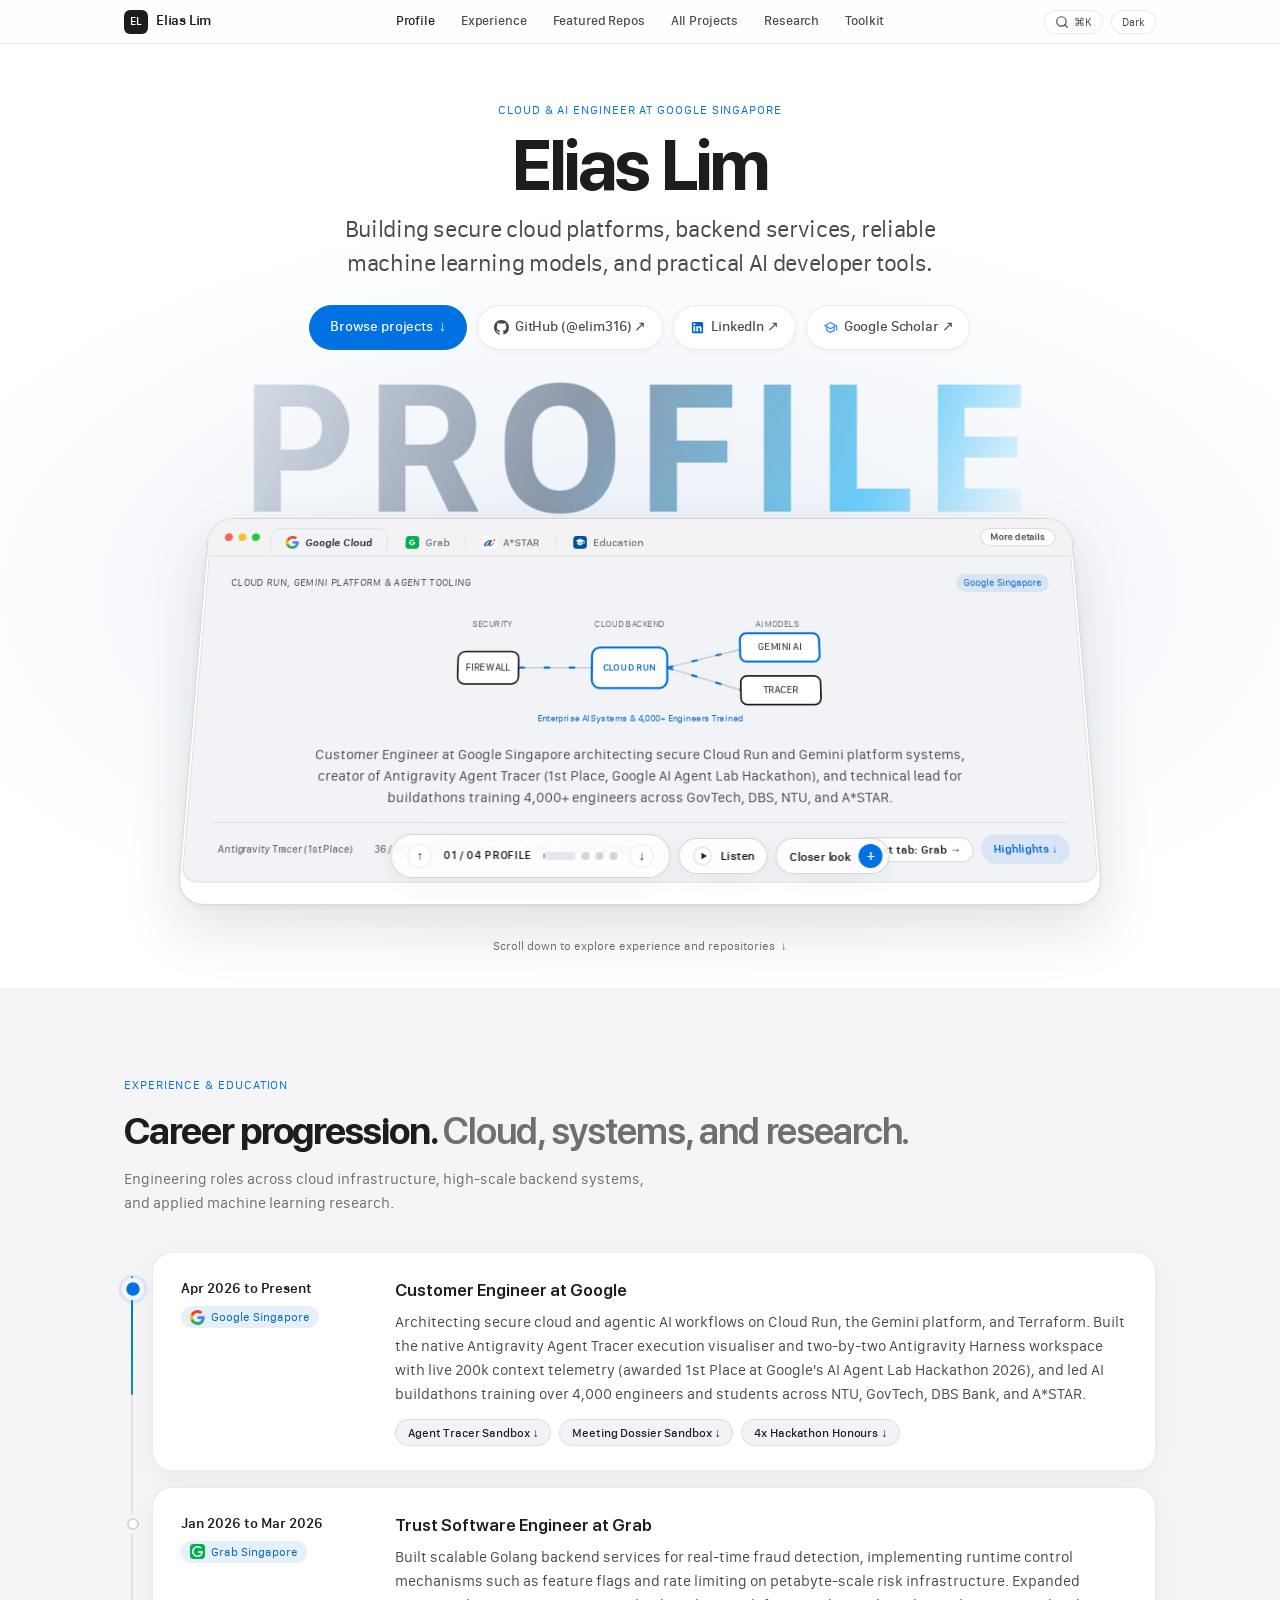
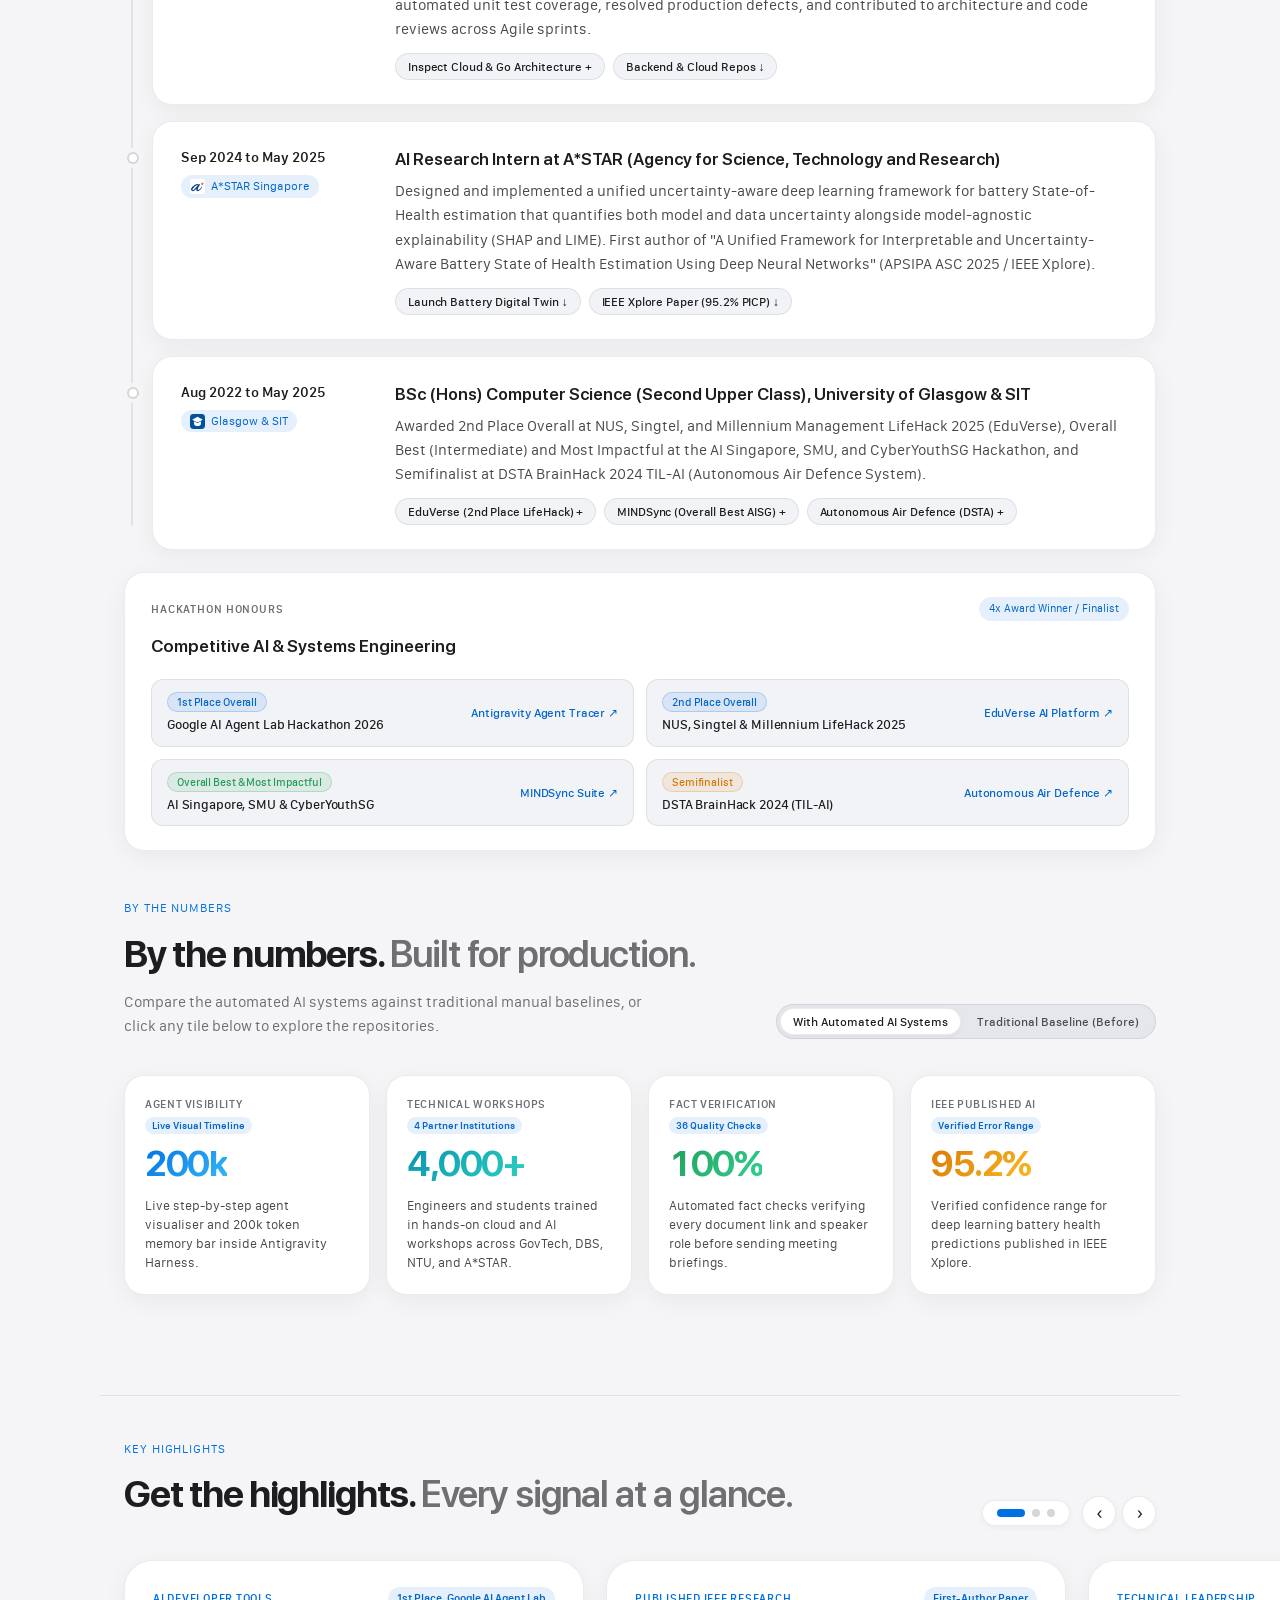
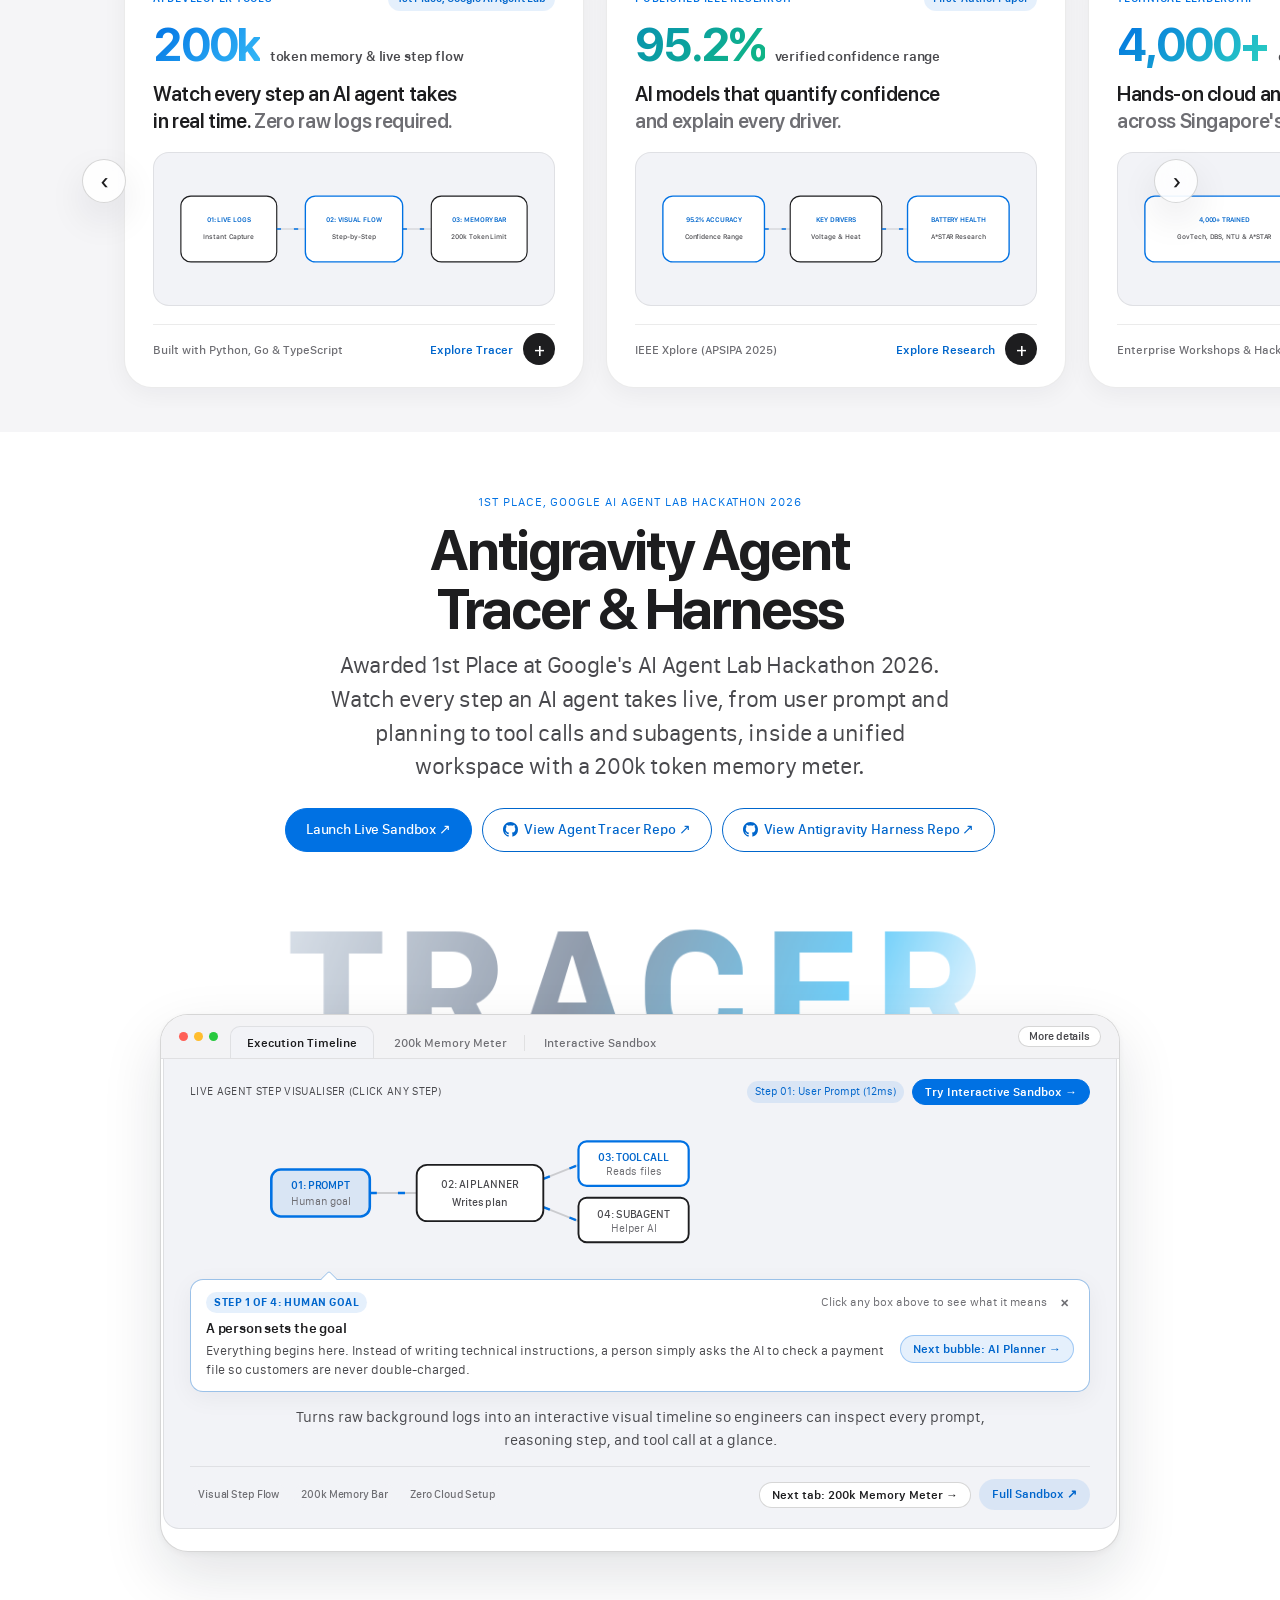
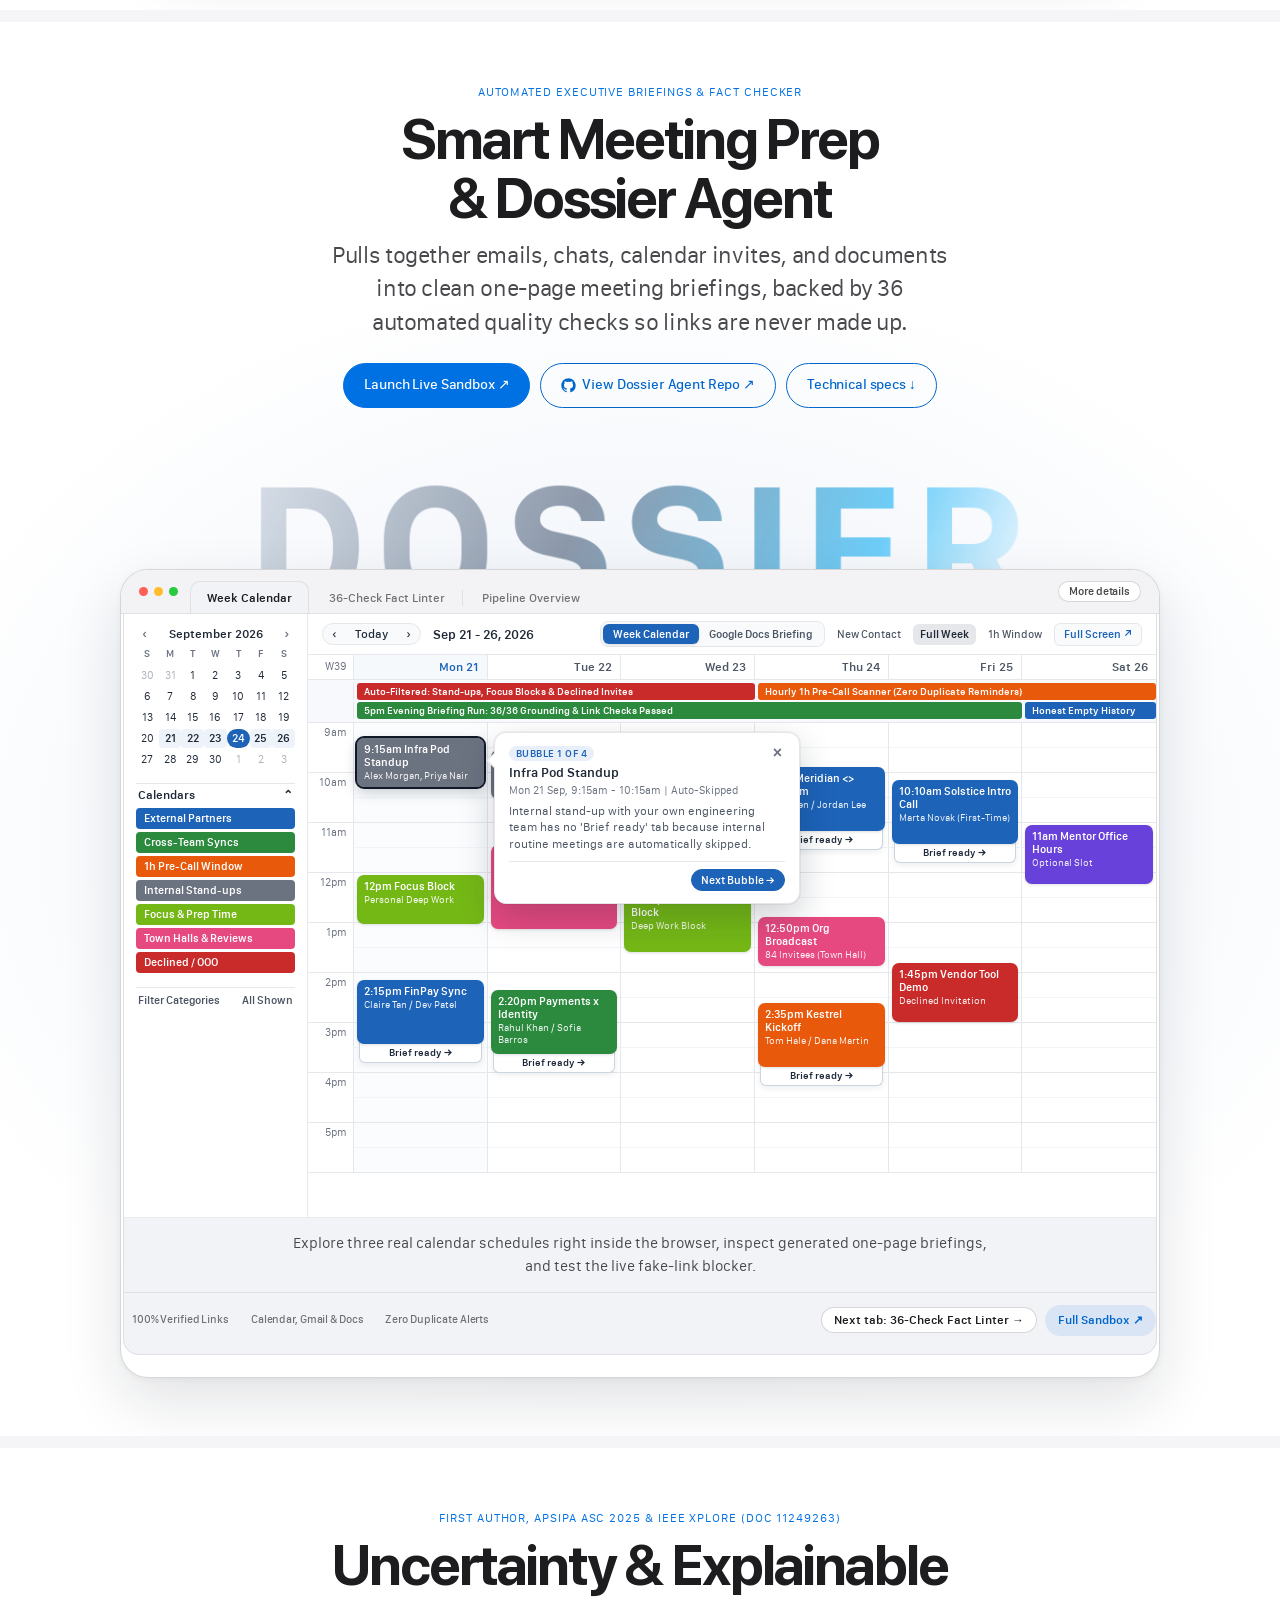
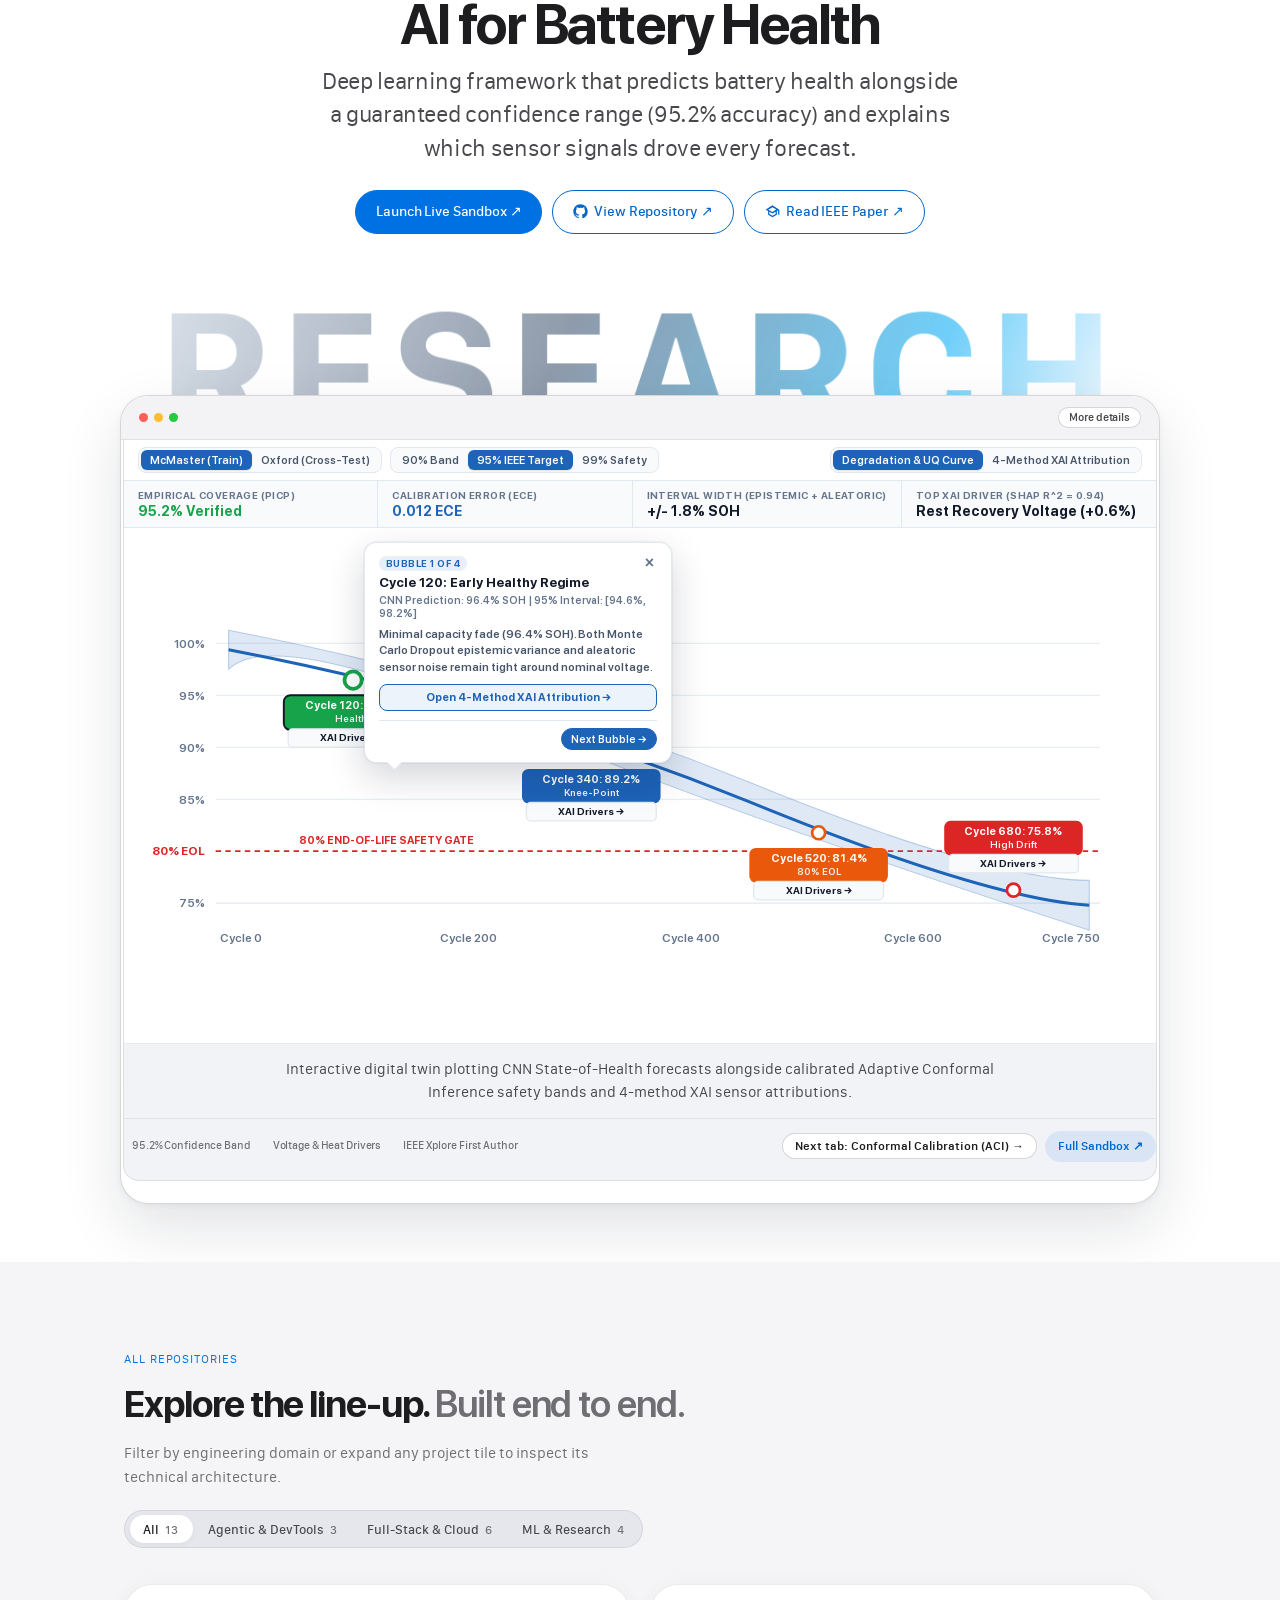
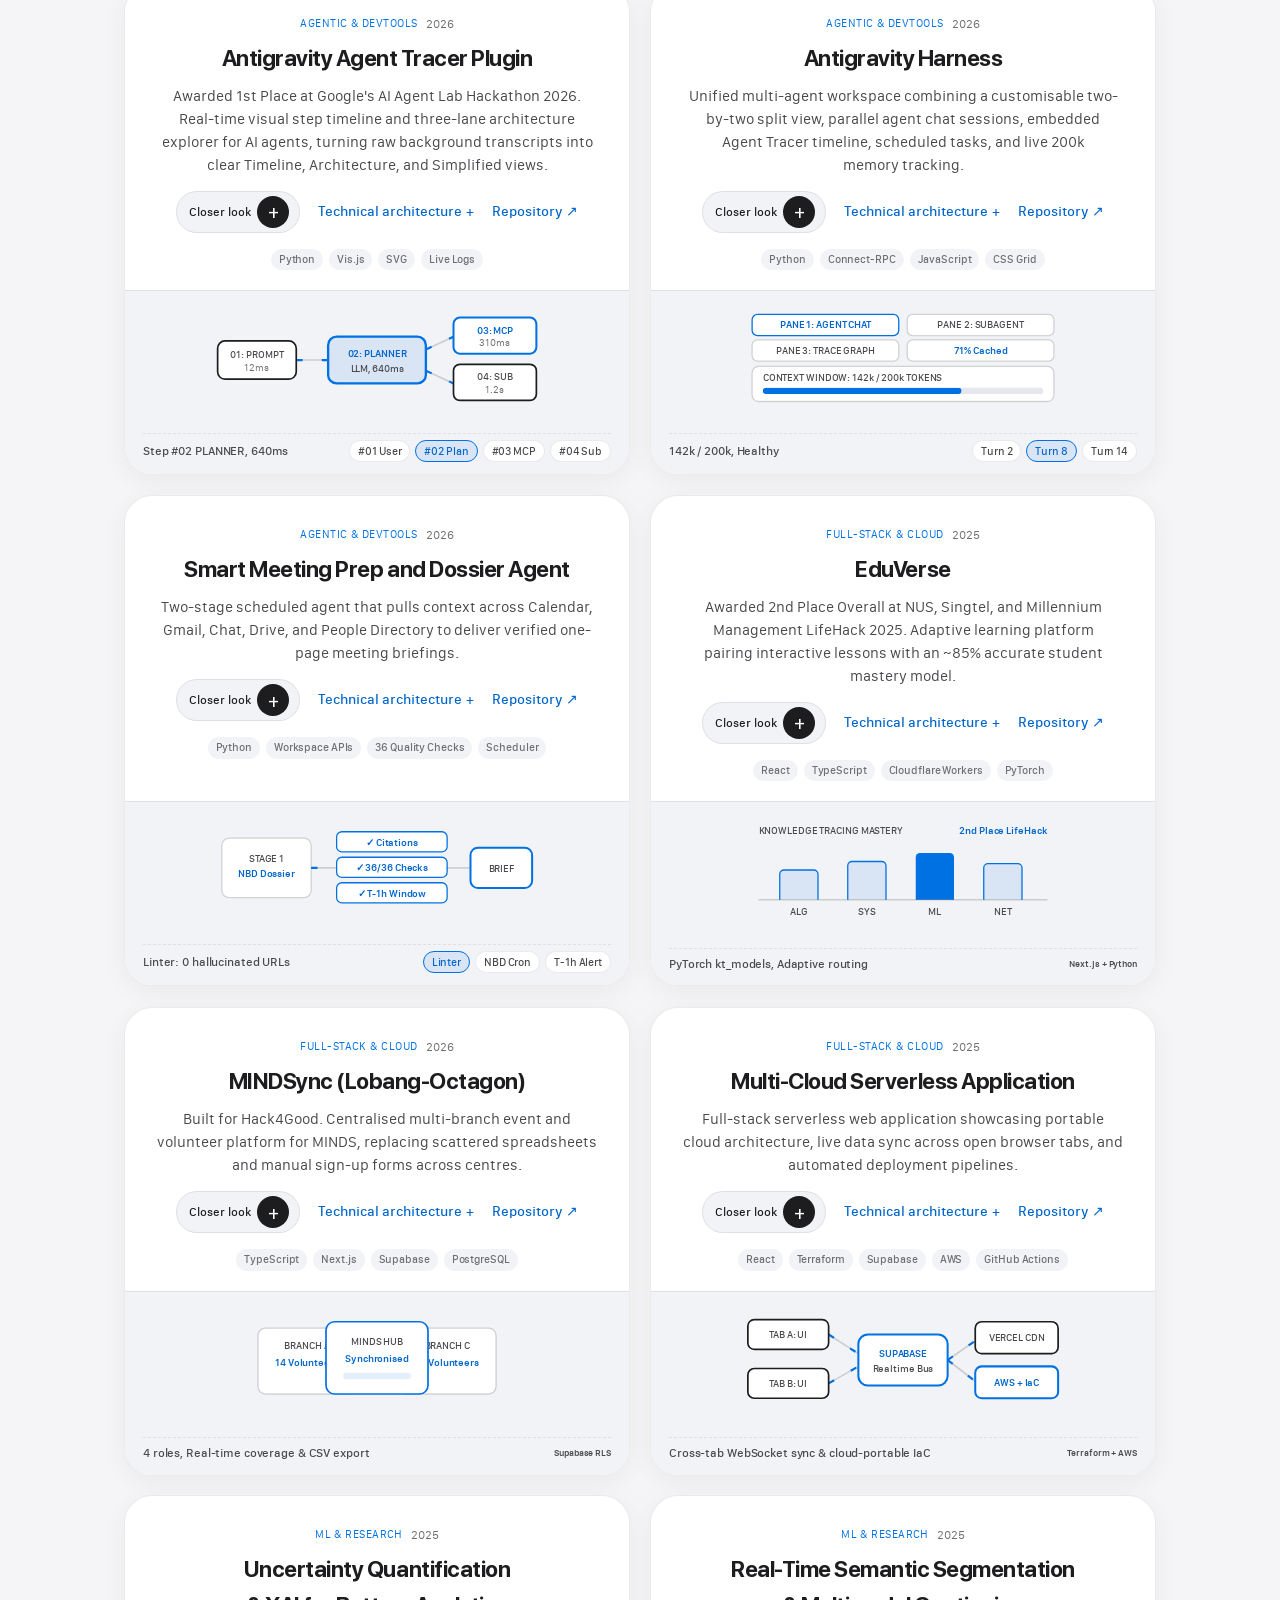
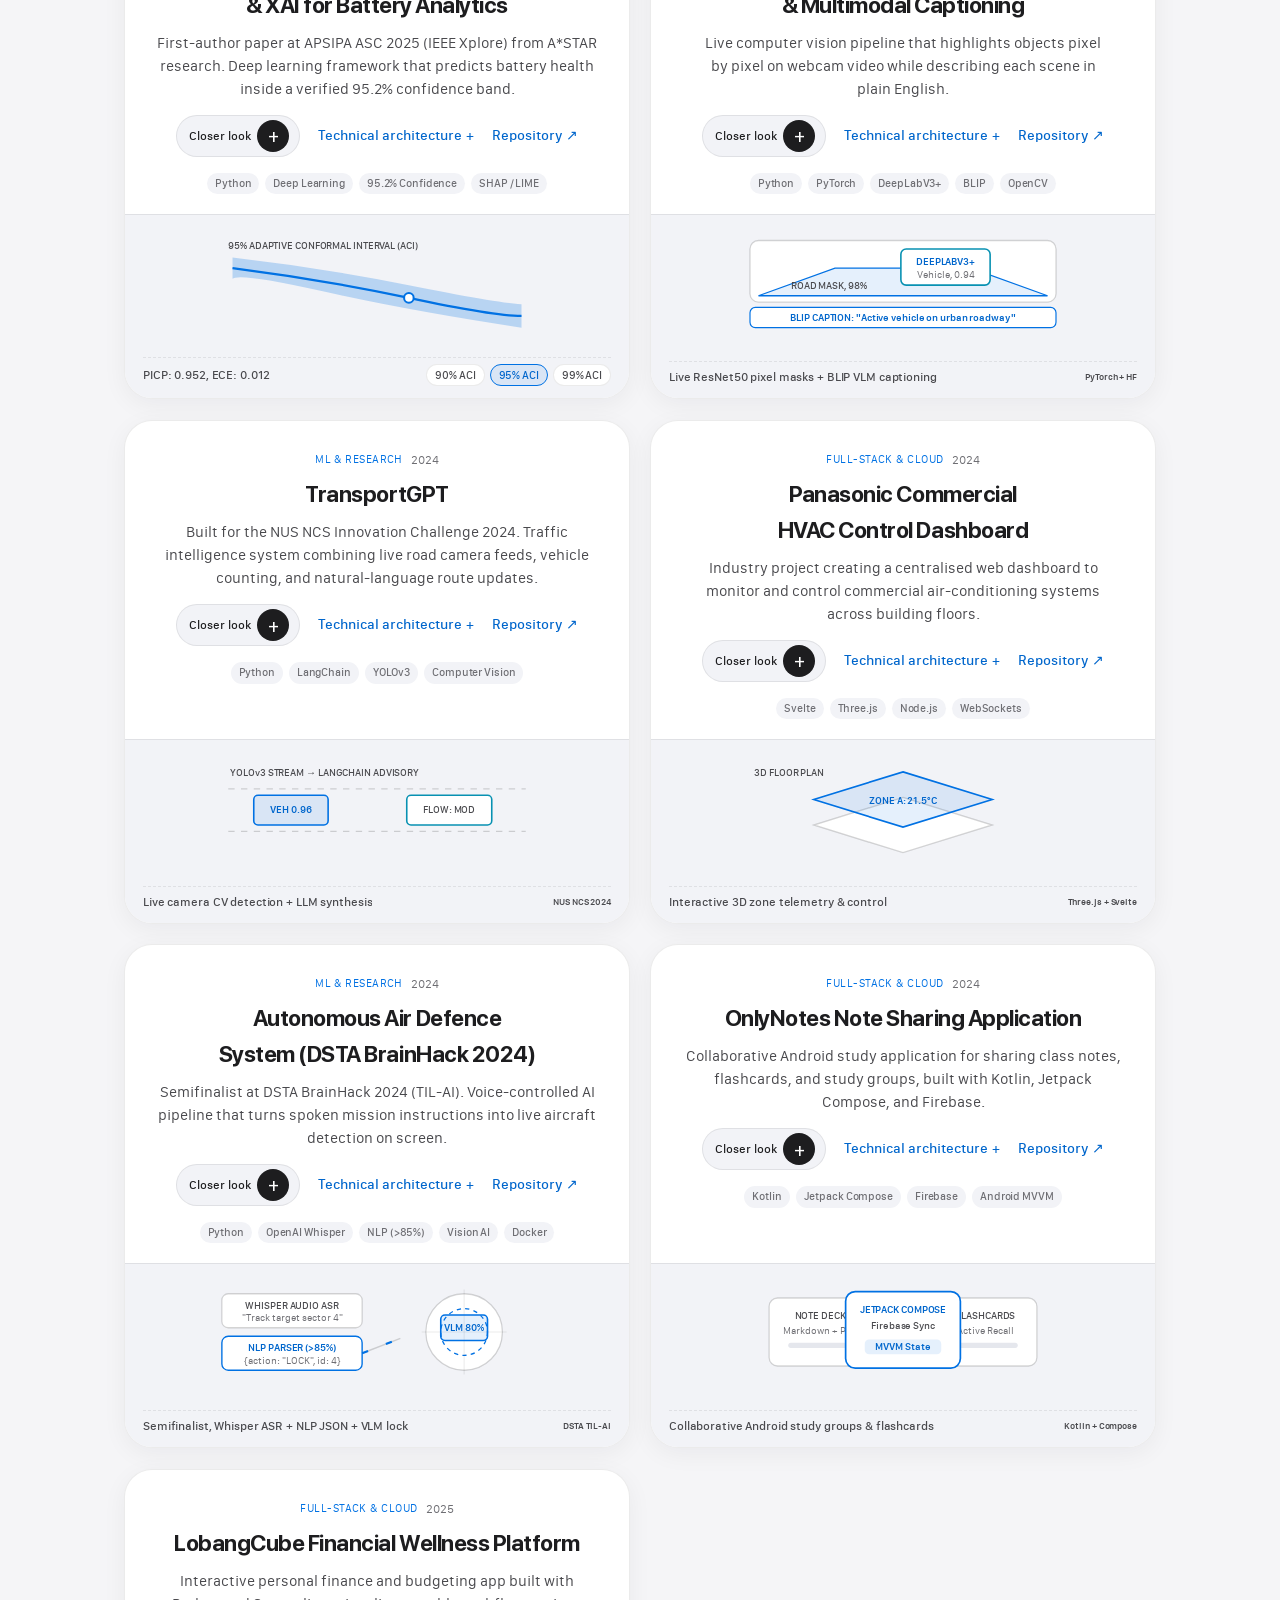
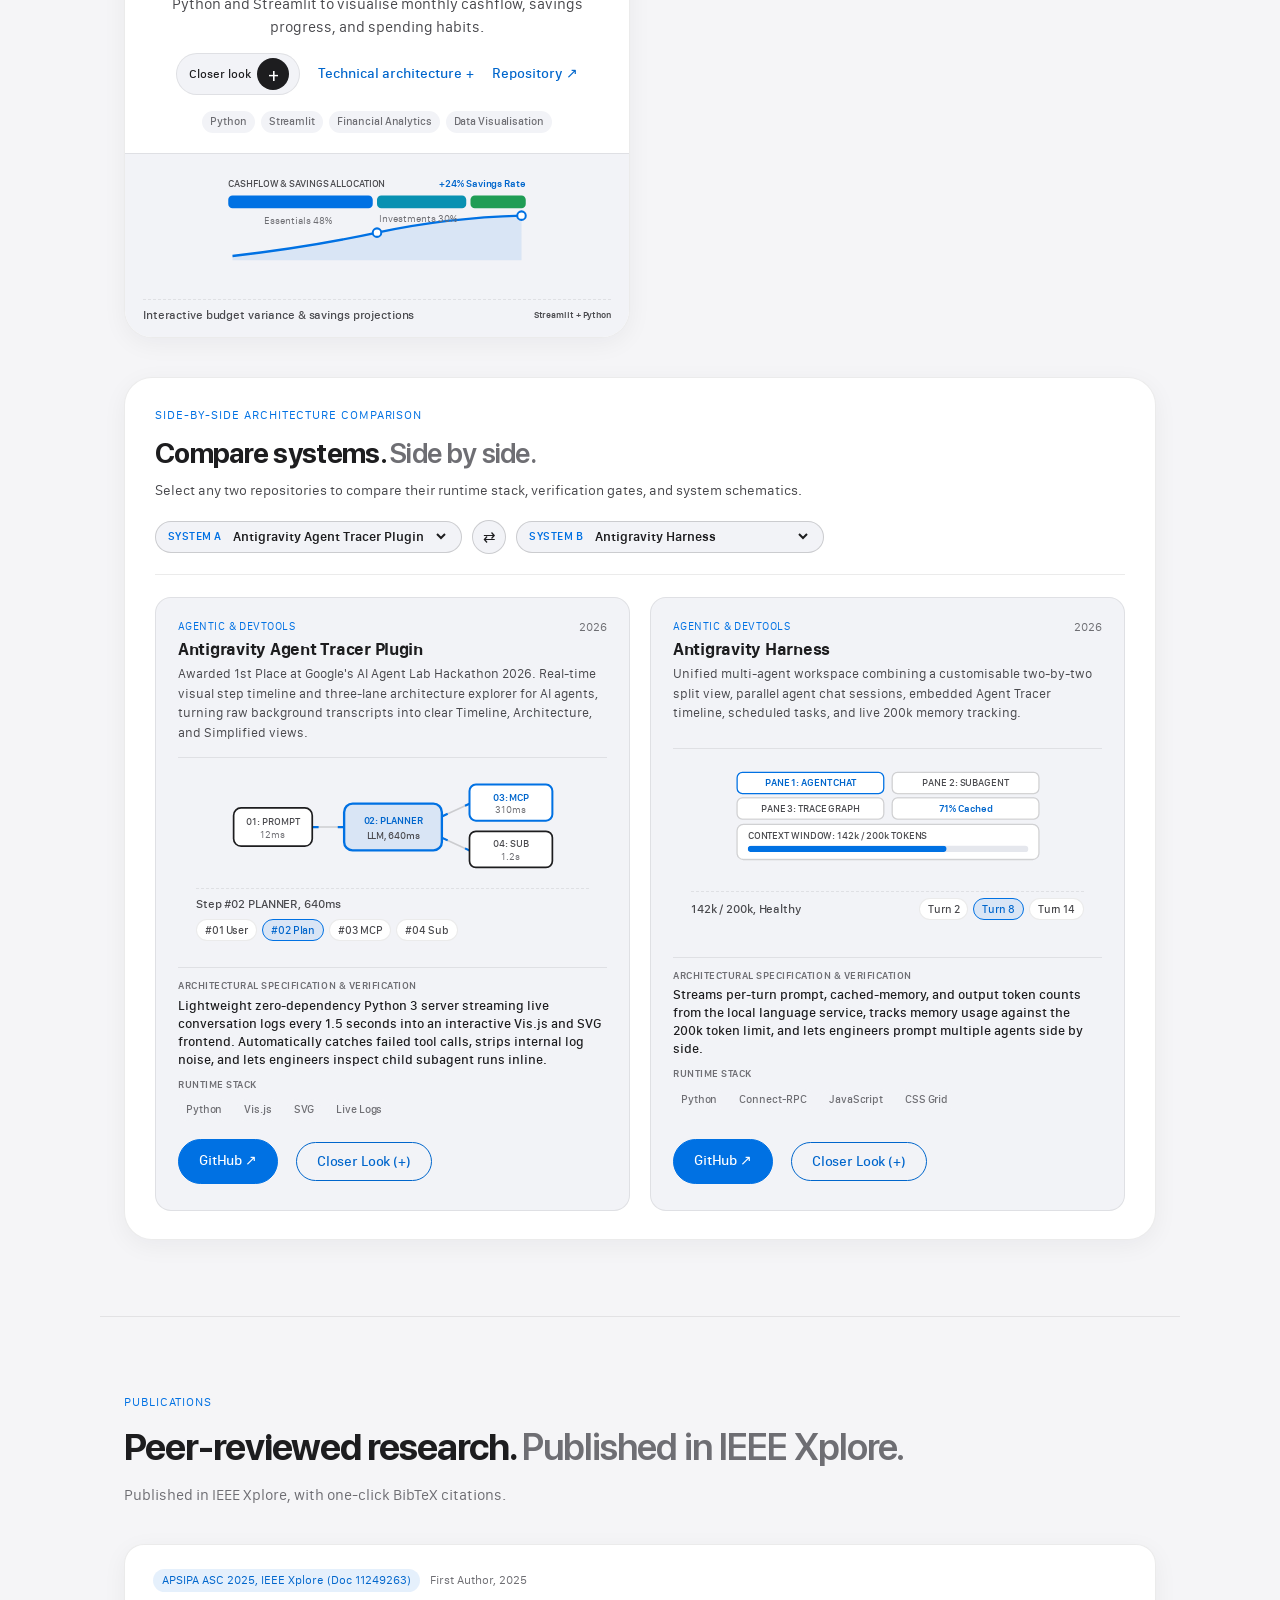
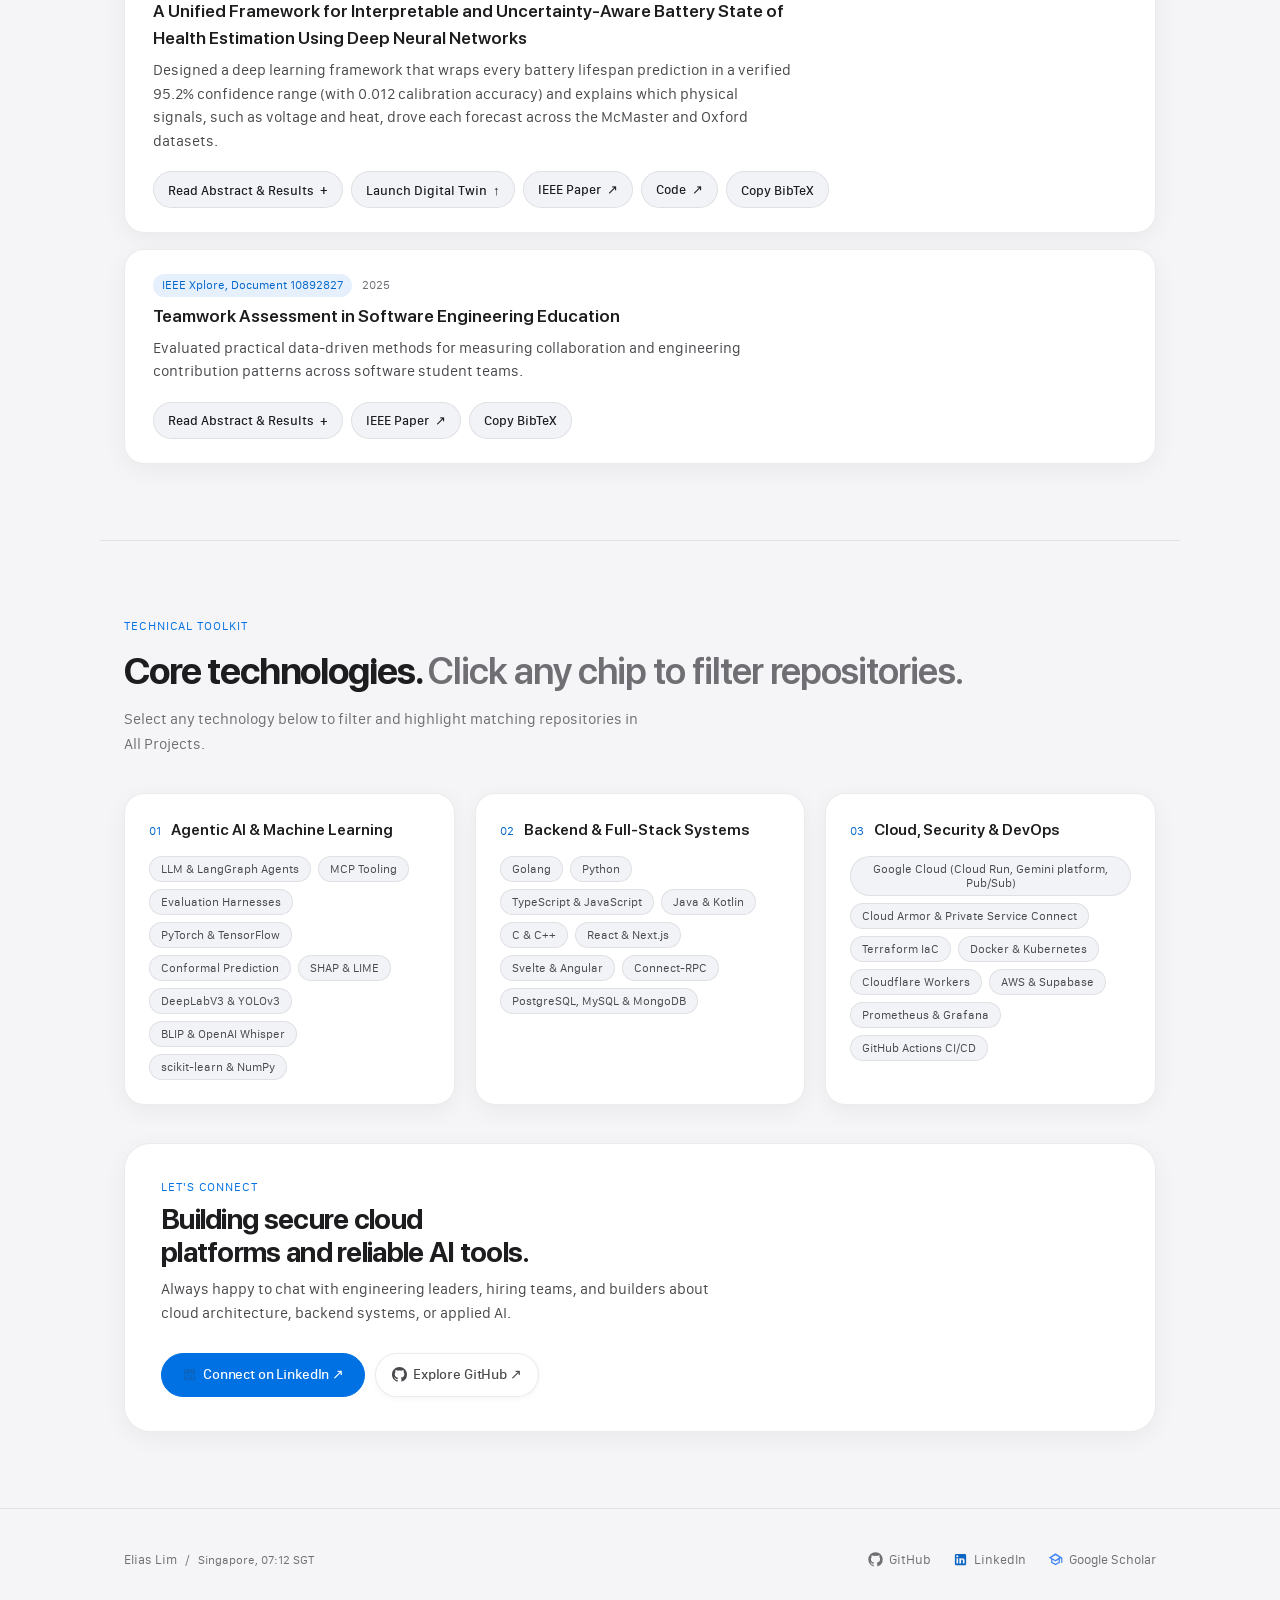
<file: index.html>
<!DOCTYPE html>
<html lang="en-GB" data-theme="light">
<head>
  <meta charset="UTF-8" />
  <meta name="viewport" content="width=device-width, initial-scale=1.0" />
  <meta
    http-equiv="Content-Security-Policy"
    content="default-src 'self'; script-src 'self'; style-src 'self' 'unsafe-inline'; font-src 'self' data:; img-src 'self' data: https://elim316.github.io; media-src 'self'; connect-src 'self' https://api.github.com; frame-src 'self'; object-src 'none'; base-uri 'self'; form-action 'none';"
  />
  <title>Elias Lim | Cloud &amp; AI Engineer</title>
  <meta
    name="description"
    content="Engineering portfolio of Elias Lim. Agentic AI systems, cloud architecture, and machine learning research."
  />
  <meta name="author" content="Elias Lim" />
  <link rel="canonical" href="https://elim316.github.io/" />

  <!-- OpenGraph / LinkedIn / Social Sharing Metadata -->
  <meta property="og:type" content="website" />
  <meta property="og:site_name" content="Elias Lim" />
  <meta property="og:title" content="Elias Lim | Cloud &amp; AI Engineer" />
  <meta
    property="og:description"
    content="Engineering portfolio of Elias Lim. Agentic AI systems, cloud architecture, and machine learning research."
  />
  <meta property="og:url" content="https://elim316.github.io/" />
  <meta property="og:locale" content="en_GB" />
  <meta property="og:image" content="https://elim316.github.io/og-image.png?v=20261023-62" />
  <meta property="og:image:width" content="1200" />
  <meta property="og:image:height" content="630" />

  <!-- Twitter / X Card Metadata -->
  <meta name="twitter:card" content="summary_large_image" />
  <meta name="twitter:title" content="Elias Lim | Cloud &amp; AI Engineer" />
  <meta
    name="twitter:description"
    content="Engineering portfolio of Elias Lim. Agentic AI systems, cloud architecture, and machine learning research."
  />
  <meta name="twitter:image" content="https://elim316.github.io/og-image.png?v=20261023-62" />

  <!-- JSON-LD Structured Data (no email address) -->
  <script type="application/ld+json">
  {
    "@context": "https://schema.org",
    "@type": "Person",
    "name": "Elias Lim",
    "url": "https://elim316.github.io/",
    "jobTitle": "Software, Cloud & Machine Learning Engineer",
    "sameAs": [
      "https://github.com/elim316",
      "https://linkedin.com/in/eliaslim",
      "https://scholar.google.com/citations?user=f2hfYeoAAAAJ"
    ],
    "knowsAbout": [
      "Agentic AI",
      "Software Engineering",
      "Machine Learning",
      "Conformal Prediction",
      "Explainable AI",
      "Cloud Architecture",
      "Full-Stack Development"
    ]
  }
  </script>

  <link rel="icon" type="image/svg+xml" href="favicon.svg?v=20261109a" />
  <link rel="preload" href="fonts/SFProDisplay-Semibold.woff2" as="font" type="font/woff2" crossorigin />
  <link rel="preload" href="fonts/SFProText-Regular.woff2" as="font" type="font/woff2" crossorigin />
  <link rel="stylesheet" href="styles.css?v=20261109a" />
</head>
<body>
  <!-- Frosted Global Navigation Bar -->
  <header class="global-nav" id="site-header">
    <div class="nav-content">
      <a href="#top" class="nav-brand" id="nav-brand" aria-label="Elias Lim Home">
        <span class="nav-monogram">EL</span>
        <span class="nav-brand-text">Elias Lim</span>
      </a>

      <nav class="nav-links" id="nav-dock" aria-label="Primary Navigation">
        <a href="#top" class="nav-link active" data-section="top" id="nav-overview">Profile</a>
        <a href="#journey" class="nav-link" data-section="journey" id="nav-journey">Experience</a>
        <a href="#featured" class="nav-link" data-section="featured" id="nav-featured">Featured Repos</a>
        <a href="#projects" class="nav-link" data-section="projects" id="nav-projects">All Projects</a>
        <a href="#publications" class="nav-link" data-section="publications" id="nav-publications">Research</a>
        <a href="#stack" class="nav-link" data-section="stack" id="nav-stack">Toolkit</a>
      </nav>

      <div class="nav-actions">
        <button
          type="button"
          class="nav-icon-btn"
          id="cmd-palette-trigger"
          aria-label="Search repositories and actions (Command+K)"
        >
          <svg width="14" height="14" viewBox="0 0 24 24" fill="none" stroke="currentColor" stroke-width="2" stroke-linecap="round" stroke-linejoin="round" aria-hidden="true">
            <circle cx="11" cy="11" r="8"></circle>
            <line x1="21" y1="21" x2="16.65" y2="16.65"></line>
          </svg>
          <span class="nav-action-label">&#8984;K</span>
        </button>

        <button
          type="button"
          class="nav-icon-btn"
          id="theme-toggle-btn"
          aria-label="Toggle colour theme"
        >
          <span id="theme-toggle-label">Dark</span>
        </button>
      </div>
    </div>
  </header>

  <main id="top">
    <!-- ======================================================================
         1. Initial Landing Hero Stage (#about - PROFILE First)
            (Light Mode, Scroll-Animated Career & Education Browser Window)
         ====================================================================== -->
    <section class="hero-stage" id="about" data-section-target="top">
      <div class="hero-copy">
        <span class="hero-eyebrow reveal-hero" style="--d: 20ms">
          CLOUD &amp; AI ENGINEER AT GOOGLE SINGAPORE
        </span>
        <h1 class="hero-headline reveal-hero" style="--d: 80ms">Elias Lim</h1>
        <p class="hero-subhead reveal-hero" style="--d: 140ms">
          Building secure cloud platforms, backend services, reliable machine learning models, and practical AI developer tools.
        </p>

        <div class="cta-pill-group reveal-hero" style="--d: 200ms">
          <a href="#featured" class="apple-pill solid" id="hero-browse-btn">
            <span>Browse projects</span>
            <span aria-hidden="true">&#8595;</span>
          </a>
          <a
            href="https://github.com/elim316"
            target="_blank"
            rel="noopener noreferrer"
            class="apple-pill subtle"
            id="hero-github-link"
          >
            <svg class="brand-icon" viewBox="0 0 16 16" fill="currentColor" aria-hidden="true">
              <path d="M8 0C3.58 0 0 3.58 0 8c0 3.54 2.29 6.53 5.47 7.59.4.07.55-.17.55-.38 0-.19-.01-.82-.01-1.49-2.01.37-2.53-.49-2.69-.94-.09-.23-.48-.94-.82-1.13-.28-.15-.68-.52-.01-.53.63-.01 1.08.58 1.23.82.72 1.21 1.87.87 2.33.66.07-.52.28-.87.51-1.07-1.78-.2-3.64-.89-3.64-3.95 0-.87.31-1.59.82-2.15-.08-.2-.36-1.02.08-2.12 0 0 .67-.21 2.2.82.64-.18 1.32-.27 2-.27.68 0 1.36.09 2 .27 1.53-1.04 2.2-.82 2.2-.82.44 1.1.16 1.92.08 2.12.51.56.82 1.27.82 2.15 0 3.07-1.87 3.75-3.65 3.95.29.25.54.73.54 1.48 0 1.07-.01 1.93-.01 2.2 0 .21.15.46.55.38A8.013 8.013 0 0016 8c0-4.42-3.58-8-8-8z"></path>
            </svg>
            <span>GitHub (@elim316) &#8599;</span>
          </a>
          <a
            href="https://linkedin.com/in/eliaslim"
            target="_blank"
            rel="noopener noreferrer"
            class="apple-pill subtle"
            id="hero-linkedin-link"
          >
            <svg class="brand-icon icon-linkedin" viewBox="0 0 24 24" fill="currentColor" aria-hidden="true">
              <path d="M19 3a2 2 0 0 1 2 2v14a2 2 0 0 1-2 2H5a2 2 0 0 1-2-2V5a2 2 0 0 1 2-2h14m-.5 15.5v-5.3a3.26 3.26 0 0 0-3.26-3.26c-.85 0-1.84.52-2.28 1.3v-1.11h-2.79v8.37h2.79v-4.93c0-.77.62-1.4 1.39-1.4a1.4 1.4 0 0 1 1.4 1.4v4.93h2.75M6.88 8.56a1.68 1.68 0 0 0 1.68-1.68c0-.93-.75-1.69-1.68-1.69a1.69 1.69 0 0 0-1.69 1.69c0 .93.76 1.68 1.69 1.68m1.39 9.94v-8.37H5.5v8.37h2.77z"></path>
            </svg>
            <span>LinkedIn &#8599;</span>
          </a>
          <a
            href="https://scholar.google.com/citations?user=f2hfYeoAAAAJ"
            target="_blank"
            rel="noopener noreferrer"
            class="apple-pill subtle"
            id="hero-scholar-link"
          >
            <svg class="brand-icon icon-scholar" viewBox="0 0 24 24" fill="currentColor" aria-hidden="true">
              <path d="M12 3L1 9l4 2.18v6L12 21l7-3.82v-6l2-1.09V17h2V9L12 3zm6.82 6L12 12.72 5.18 9 12 5.28 18.82 9zM17 15.99l-5 2.73-5-2.73v-3.72L12 15l5-2.73v3.72z"></path>
            </svg>
            <span>Google Scholar &#8599;</span>
          </a>
        </div>
      </div>

      <!-- Sculpted Metallic Backdrop Typography + Unified macOS Browser Window Stage -->
      <div class="hero-visual-stage reveal-hero" style="--d: 280ms">
        <div class="metallic-wordmark" id="hero-wordmark" aria-hidden="true">
          PROFILE
        </div>

        <div class="hardware-deck" id="about-hardware-deck">
          <div class="hardware-bezel browser-window-bezel">
            <div class="bezel-top-bar browser-top-bar">
              <div class="bezel-dots" aria-hidden="true">
                <span></span><span></span><span></span>
              </div>

              <div class="browser-tab-strip" id="about-chapter-tabs" role="tablist" aria-label="Interactive career and education tabs">
                <button type="button" class="browser-tab active" data-about-tab="google" role="tab" aria-selected="true">
                  <svg class="brand-icon" viewBox="0 0 24 24" aria-hidden="true">
                    <path fill="#4285F4" d="M23.49 12.27c0-.79-.07-1.54-.19-2.27H12v4.51h6.47c-.29 1.48-1.14 2.73-2.4 3.58v3h3.86c2.26-2.09 3.56-5.17 3.56-8.82z"/>
                    <path fill="#34A853" d="M12 24c3.24 0 5.95-1.08 7.93-2.91l-3.86-3c-1.08.72-2.45 1.16-4.07 1.16-3.13 0-5.78-2.11-6.73-4.96H1.29v3.09C3.26 21.3 7.31 24 12 24z"/>
                    <path fill="#FBBC05" d="M5.27 14.29c-.25-.72-.38-1.49-.38-2.29s.14-1.57.38-2.29V6.62H1.29C.47 8.24 0 10.06 0 12s.47 3.76 1.29 5.38l3.98-3.09z"/>
                    <path fill="#EA4335" d="M12 4.75c1.77 0 3.35.61 4.6 1.8l3.42-3.42C17.95 1.19 15.24 0 12 0 7.31 0 3.26 2.7 1.29 6.62l3.98 3.09c.95-2.85 3.6-4.96 6.73-4.96z"/>
                  </svg>
                  <span>Google Cloud</span>
                </button>
                <button type="button" class="browser-tab" data-about-tab="grab" role="tab" aria-selected="false">
                  <svg class="brand-icon" viewBox="0 0 24 24" aria-hidden="true">
                    <rect width="24" height="24" rx="6" fill="#00B14F"/>
                    <path d="M16.5 11.2h-4.3v2.1h2.2c-.3 1.2-1.3 2-2.6 2-1.7 0-3-1.3-3-3.1s1.3-3.1 3-3.1c.9 0 1.7.4 2.2 1l1.6-1.5C14.6 7.6 13.3 7 11.8 7 8.9 7 6.5 9.3 6.5 12.2s2.4 5.2 5.3 5.2c3 0 5-2.1 5-5 0-.4 0-.8-.3-1.2z" fill="#ffffff"/>
                  </svg>
                  <span>Grab</span>
                </button>
                <button type="button" class="browser-tab" data-about-tab="astar" role="tab" aria-selected="false">
                  <img class="brand-icon brand-icon-img" src="astar-logo.png" alt="" aria-hidden="true" />
                  <span>A*STAR</span>
                </button>
                <button type="button" class="browser-tab" data-about-tab="beyond" role="tab" aria-selected="false">
                  <svg class="brand-icon" viewBox="0 0 24 24" aria-hidden="true">
                    <rect width="24" height="24" rx="6" fill="#00539B"/>
                    <path d="M12 5L4 9l8 4 6.5-3.25V14.5h1.5V9L12 5zm-5 6.75v3.5L12 18l5-2.75v-3.5L12 14.5l-5-2.75z" fill="#ffffff"/>
                  </svg>
                  <span>Education</span>
                </button>
              </div>
            </div>

            <div class="browser-single-pane">
              <!-- [JUMPGATE HIDDEN: UNCOMMENT THIS BLOCK TO RE-ENABLE JUMPGATE]
              <div class="pane-header">
                <span class="pane-label" id="about-pane-label">JUMPGATE DUAL-VPC LANDING ZONE &amp; 14-STEP AGENT VENDING MACHINE</span>
                <span class="pane-badge" id="about-pane-badge">&lt; 3 min, 32/32 IM8, $1.96M ARR</span>
              </div>
              -->
              <div class="pane-header">
                <span class="pane-label" id="about-pane-label">CLOUD RUN, GEMINI PLATFORM &amp; AGENT TOOLING</span>
                <span class="pane-badge" id="about-pane-badge">Google Singapore</span>
              </div>

              <!-- Dynamic Animated SVG Stage (Switched by JS) -->
              <div class="about-svg-stage" id="about-svg-stage">
                <!-- Chapter 01: Google Cloud & AI (Default Visible) -->
                <svg class="hero-deck-svg about-scene is-active" data-about-scene="google" viewBox="0 0 380 120" aria-hidden="true">
                  <text x="48" y="18" text-anchor="middle" class="deck-svg-label">SECURITY</text>
                  <text x="180" y="18" text-anchor="middle" class="deck-svg-label">CLOUD BACKEND</text>
                  <text x="322" y="18" text-anchor="middle" class="deck-svg-label">AI MODELS</text>
                  <path class="trace-edge" d="M 74 58 L 144 58" />
                  <path class="trace-edge" d="M 216 58 L 286 40" />
                  <path class="trace-edge" d="M 216 58 L 286 80" />
                  <path class="trace-packet hero-stream" d="M 74 58 L 144 58" />
                  <path class="trace-packet hero-stream" d="M 216 58 L 286 40" />
                  <path class="trace-packet hero-stream" d="M 216 58 L 286 80" />
                  <rect class="deck-node" x="16" y="42" width="58" height="32" rx="7" />
                  <text x="45" y="61" text-anchor="middle" class="visual-label">FIREWALL</text>
                  <rect class="deck-node active-ring" x="144" y="38" width="72" height="40" rx="8" />
                  <text x="180" y="61" text-anchor="middle" class="visual-badge">CLOUD RUN</text>
                  <rect class="deck-node active-ring" x="286" y="24" width="76" height="28" rx="6" />
                  <text x="324" y="41" text-anchor="middle" class="visual-label">GEMINI AI</text>
                  <rect class="deck-node" x="286" y="66" width="76" height="28" rx="6" />
                  <text x="324" y="83" text-anchor="middle" class="visual-label">TRACER</text>
                  <text x="190" y="110" text-anchor="middle" class="deck-svg-sub">Enterprise AI Systems &amp; 4,000+ Engineers Trained</text>
                </svg>

                <!-- Chapter 02: Grab -->
                <svg class="hero-deck-svg about-scene" data-about-scene="grab" viewBox="0 0 380 120" aria-hidden="true">
                  <text x="44" y="18" text-anchor="middle" class="deck-svg-label">TRAFFIC</text>
                  <text x="182" y="18" text-anchor="middle" class="deck-svg-label">SAFETY CONTROLS</text>
                  <text x="322" y="18" text-anchor="middle" class="deck-svg-label">FRAUD CHECK</text>
                  <path class="trace-edge" d="M 64 58 L 138 58" />
                  <path class="trace-edge" d="M 226 58 L 284 58" />
                  <path class="trace-packet hero-stream" d="M 64 58 L 138 58" />
                  <path class="trace-packet hero-stream" d="M 226 58 L 284 58" />
                  <circle class="deck-node" cx="44" cy="58" r="16" />
                  <text x="44" y="61" text-anchor="middle" class="visual-label">APP</text>
                  <rect class="deck-node active-ring" x="138" y="36" width="88" height="44" rx="8" />
                  <text x="182" y="55" text-anchor="middle" class="visual-badge">GO SERVICE</text>
                  <text x="182" y="69" text-anchor="middle" class="visual-label">RATE LIMIT</text>
                  <rect class="deck-node active-ring" x="284" y="36" width="76" height="44" rx="8" />
                  <text x="322" y="55" text-anchor="middle" class="visual-label">RISK ENGINE</text>
                  <text x="322" y="69" text-anchor="middle" class="visual-badge">Real-Time</text>
                  <text x="190" y="110" text-anchor="middle" class="deck-svg-sub">High-speed fraud protection services in Go at Grab</text>
                </svg>

                <!-- Chapter 03: A*STAR AI Research -->
                <svg class="hero-deck-svg about-scene" data-about-scene="astar" viewBox="0 0 380 120" aria-hidden="true">
                  <path class="trace-edge" d="M 104 34 L 138 34" />
                  <path class="trace-edge" d="M 242 34 L 276 34" />
                  <path class="trace-packet hero-stream" d="M 104 34 L 138 34" />
                  <path class="trace-packet hero-stream" d="M 242 34 L 276 34" />
                  <rect class="deck-node" x="16" y="16" width="88" height="36" rx="7" />
                  <text x="60" y="31" text-anchor="middle" class="visual-label">01: SENSORS</text>
                  <text x="60" y="43" text-anchor="middle" class="deck-svg-label">Battery Data</text>
                  <rect class="deck-node active-ring" x="138" y="14" width="104" height="40" rx="8" />
                  <text x="190" y="31" text-anchor="middle" class="visual-badge">02: AI RANGE</text>
                  <text x="190" y="44" text-anchor="middle" class="visual-label">95.2% Accurate</text>
                  <rect class="deck-node active-ring" x="276" y="16" width="88" height="36" rx="7" />
                  <text x="320" y="31" text-anchor="middle" class="visual-badge">03: REASONS</text>
                  <text x="320" y="43" text-anchor="middle" class="deck-svg-label">Voltage &amp; Heat</text>
                  <path
                    class="ci-band"
                    d="M 24 62 Q 130 68, 225 78 T 356 88 L 356 100 Q 225 90, 130 80 T 24 74 Z"
                    fill="var(--accent)"
                  />
                  <path
                    d="M 24 68 Q 130 74, 225 84 T 356 94"
                    fill="none"
                    stroke="var(--accent)"
                    stroke-width="2.2"
                  />
                  <path
                    class="trace-packet hero-stream"
                    d="M 24 68 Q 130 74, 225 84 T 356 94"
                  />
                  <circle class="deck-node active-ring" cx="130" cy="74" r="4.5" />
                  <circle class="deck-node active-ring" cx="225" cy="84" r="4.5" />
                  <text x="190" y="113" text-anchor="middle" class="deck-svg-sub">First-author IEEE research predicting battery lifespan with confidence bounds</text>
                </svg>

                <!-- Chapter 04: Education -->
                <svg class="hero-deck-svg about-scene" data-about-scene="beyond" viewBox="0 0 380 120" aria-hidden="true">
                  <path class="trace-edge" d="M 124 53 L 134 53" />
                  <path class="trace-edge" d="M 246 53 L 256 53" />
                  <path class="trace-packet hero-stream" d="M 124 53 L 134 53" />
                  <path class="trace-packet hero-stream" d="M 246 53 L 256 53" />
                  <rect class="deck-node active-ring" x="12" y="16" width="112" height="74" rx="8" />
                  <text x="68" y="34" text-anchor="middle" class="visual-badge">GLASGOW &amp; SIT</text>
                  <text x="68" y="51" text-anchor="middle" class="visual-label">BSc (Hons) CS</text>
                  <text x="68" y="66" text-anchor="middle" class="visual-label">Second Upper</text>
                  <text x="68" y="80" text-anchor="middle" class="deck-svg-label">2022 to 2025</text>

                  <rect class="deck-node active-ring" x="134" y="16" width="112" height="74" rx="8" />
                  <text x="190" y="34" text-anchor="middle" class="visual-badge">4X HACKATHONS</text>
                  <text x="190" y="51" text-anchor="middle" class="visual-label">Google Agent Lab</text>
                  <text x="190" y="66" text-anchor="middle" class="visual-label">NUS LifeHack</text>
                  <text x="190" y="80" text-anchor="middle" class="deck-svg-label">AISG &amp; DSTA</text>

                  <rect class="deck-node active-ring" x="256" y="16" width="112" height="74" rx="8" />
                  <text x="312" y="34" text-anchor="middle" class="visual-badge">OUTSIDE CODE</text>
                  <text x="312" y="51" text-anchor="middle" class="visual-label">Basketball</text>
                  <text x="312" y="66" text-anchor="middle" class="visual-label">Pickleball</text>
                  <text x="312" y="80" text-anchor="middle" class="deck-svg-label">Vintage Thrift</text>
                  <text x="190" y="110" text-anchor="middle" class="deck-svg-sub">Honours Computer Science degree, hackathon honours &amp; court sports</text>
                </svg>
              </div>

              <!-- [JUMPGATE HIDDEN: UNCOMMENT THIS BLOCK TO RE-ENABLE JUMPGATE]
              <p class="about-live-story" id="about-live-story">
                At Google in Singapore, I co-architected Jumpgate, an IM8-compliant Dual-VPC AI agent landing zone and 14-step Vending Machine Agent that compresses 4 to 6 weeks of setup into under 3 minutes (passing 14/14 Ingress and 18/18 Egress security checks), driving $1.96M in realised public sector ARR (+$1.46M pipeline) and training over 4,000 engineers and students across NTU, GovTech, DBS, and A*STAR.
              </p>
              -->
              <p class="about-live-story" id="about-live-story">
                Customer Engineer at Google Singapore architecting secure Cloud Run and Gemini platform systems, creator of Antigravity Agent Tracer (1st Place, Google AI Agent Lab Hackathon), and technical lead for buildathons training 4,000+ engineers across GovTech, DBS, NTU, and A*STAR.
              </p>

              <div class="browser-single-footer">
                <div class="about-inline-tags" id="about-inline-tags">
                  <span class="stack-tag" id="about-tag-1">Antigravity Tracer (1st Place)</span>
                  <span class="stack-tag" id="about-tag-2">36 / 36 Dossier Eval Checks</span>
                  <span class="stack-tag" id="about-tag-3">4,000+ Engineers Trained</span>
                </div>

                <div class="about-pane-actions">
                  <button type="button" class="about-next-tab-btn" id="about-next-tab-btn">
                    <span id="about-next-tab-label">Next tab: Grab &#8594;</span>
                  </button>
                  <a href="#featured" class="about-scroll-pill">
                    <span>Highlights &#8595;</span>
                  </a>
                </div>
              </div>
            </div>
          </div>
        </div>
      </div>

      <a href="#journey" class="scroll-cue" aria-label="Scroll down to career experience, key highlights, and featured repositories">
        <span>Scroll down to explore experience and repositories</span>
        <span class="scroll-chevron" aria-hidden="true">&#8595;</span>
      </a>
    </section>

    <!-- ======================================================================
         2. Experience, Education & Awards Timeline (#journey)
         ====================================================================== -->
    <section id="journey" class="section container" data-section-target="journey">
      <div class="section-header reveal-on-scroll">
        <div>
          <span class="section-eyebrow">EXPERIENCE &amp; EDUCATION</span>
          <h2 class="section-title">Career progression. <span class="apple-tone-muted">Cloud, systems, and research.</span></h2>
          <p class="section-subtitle">
            Engineering roles across cloud infrastructure, high-scale backend systems, and applied machine learning research.
          </p>
        </div>
      </div>

      <div class="timeline-list" id="timeline-list">
        <div class="timeline-spine" aria-hidden="true">
          <div class="timeline-spine-fill" id="timeline-spine-fill"></div>
        </div>

        <div class="timeline-item reveal-on-scroll is-lit" id="milestone-gcloud">
          <span class="timeline-node-dot" aria-hidden="true"></span>
          <div class="timeline-meta">
            <span class="timeline-year">Apr 2026 to Present</span>
            <span class="timeline-tag">
              <svg class="brand-icon" viewBox="0 0 24 24" aria-hidden="true"><path fill="#4285F4" d="M23.49 12.27c0-.79-.07-1.54-.19-2.27H12v4.51h6.47c-.29 1.48-1.14 2.73-2.4 3.58v3h3.86c2.26-2.09 3.56-5.17 3.56-8.82Z"/><path fill="#34A853" d="M12 24c3.24 0 5.95-1.08 7.93-2.91l-3.86-3c-1.08.72-2.45 1.16-4.07 1.16-3.13 0-5.78-2.11-6.73-4.96H1.29v3.09C3.26 21.3 7.31 24 12 24Z"/><path fill="#FBBC05" d="M5.27 14.29c-.25-.72-.38-1.49-.38-2.29s.14-1.57.38-2.29V6.62H1.29C.47 8.24 0 10.06 0 12s.47 3.76 1.29 5.38l3.98-3.09Z"/><path fill="#EA4335" d="M12 4.75c1.77 0 3.35.61 4.6 1.8l3.42-3.42C17.95 1.19 15.24 0 12 0 7.31 0 3.26 2.7 1.29 6.62l3.98 3.09c.95-2.85 3.6-4.96 6.73-4.96Z"/></svg>
              <span>Google Singapore</span>
            </span>
          </div>
          <div class="timeline-content">
            <h3 class="timeline-title">Customer Engineer at Google</h3>
            <!-- [JUMPGATE HIDDEN: UNCOMMENT THIS PARAGRAPH TO RE-ENABLE JUMPGATE TIMELINE COPY]
            <p class="timeline-desc">
              Co-architected Jumpgate, an IM8-compliant Dual-VPC AI agent landing zone (Terraform, Cloud Armor WAF, Serverless NEG, Private Service Connect, Secure Web Proxy) and 14-step Vending Machine Agent (with &gt;=0.85 LLM-as-a-Judge quality gate) that cuts deployment from 4 to 6 weeks to under 3 minutes while passing 14/14 Ingress runtime and 18/18 Egress static security checks. Contributed to $1.96M in realised public sector ARR (plus $1.46M pipeline ARR), built the native Antigravity Agent Tracer visualiser, and led AI buildathons for 4,000+ engineers and students.
            </p>
            -->
            <p class="timeline-desc">
              Architecting secure cloud and agentic AI workflows on Cloud Run, the Gemini platform, and Terraform. Built the native Antigravity Agent Tracer execution visualiser and two-by-two Antigravity Harness workspace with live 200k context telemetry (awarded 1st Place at Google's AI Agent Lab Hackathon 2026), and led AI buildathons training over 4,000 engineers and students across NTU, GovTech, DBS Bank, and A*STAR.
            </p>
            <div class="timeline-proof-row" aria-label="Google Singapore related systems">
              <button type="button" class="timeline-proof-pill" data-bento-target="#showcase-agent-tracer">
                <span>Agent Tracer Sandbox &#8595;</span>
              </button>
              <button type="button" class="timeline-proof-pill" data-bento-target="#showcase-meeting-prep">
                <span>Meeting Dossier Sandbox &#8595;</span>
              </button>
              <button type="button" class="timeline-proof-pill" data-bento-target="#leadership-strip">
                <span>4x Hackathon Honours &#8595;</span>
              </button>
            </div>
          </div>
        </div>

        <div class="timeline-item reveal-on-scroll" id="milestone-grab">
          <span class="timeline-node-dot" aria-hidden="true"></span>
          <div class="timeline-meta">
            <span class="timeline-year">Jan 2026 to Mar 2026</span>
            <span class="timeline-tag">
              <svg class="brand-icon" viewBox="0 0 24 24" aria-hidden="true"><rect width="24" height="24" rx="5.5" fill="#00B14F"/><path fill="#FFFFFF" d="M12.2 5.5c-3.7 0-6.5 2.8-6.5 6.5s2.8 6.5 6.5 6.5c2.9 0 5.3-1.8 6.1-4.4H13v-2.4h7.5v1.1c0 4.6-3.5 8.1-8.3 8.1-4.9 0-8.9-4-8.9-8.9s4-8.9 8.9-8.9c2.5 0 4.8 1 6.4 2.6l-1.8 1.8c-1.1-1.2-2.7-2-4.6-2Z"/></svg>
              <span>Grab Singapore</span>
            </span>
          </div>
          <div class="timeline-content">
            <h3 class="timeline-title">Trust Software Engineer at Grab</h3>
            <p class="timeline-desc">
              Built scalable Golang backend services for real-time fraud detection, implementing runtime control mechanisms such as feature flags and rate limiting on petabyte-scale risk infrastructure. Expanded automated unit test coverage, resolved production defects, and contributed to architecture and code reviews across Agile sprints.
            </p>
            <div class="timeline-proof-row" aria-label="Grab Singapore related systems">
              <button type="button" class="timeline-proof-pill" data-bento-target="#inspect-multi-cloud-serverless">
                <span>Inspect Cloud &amp; Go Architecture +</span>
              </button>
              <button type="button" class="timeline-proof-pill" data-bento-target="#projects-fullstack">
                <span>Backend &amp; Cloud Repos &#8595;</span>
              </button>
            </div>
          </div>
        </div>

        <div class="timeline-item reveal-on-scroll" id="milestone-astar">
          <span class="timeline-node-dot" aria-hidden="true"></span>
          <div class="timeline-meta">
            <span class="timeline-year">Sep 2024 to May 2025</span>
            <span class="timeline-tag">
              <img class="brand-icon brand-icon-img" src="astar-logo.png" alt="" aria-hidden="true" />
              <span>A*STAR Singapore</span>
            </span>
          </div>
          <div class="timeline-content">
            <h3 class="timeline-title">AI Research Intern at A*STAR (Agency for Science, Technology and Research)</h3>
            <p class="timeline-desc">
              Designed and implemented a unified uncertainty-aware deep learning framework for battery State-of-Health estimation that quantifies both model and data uncertainty alongside model-agnostic explainability (SHAP and LIME). First author of "A Unified Framework for Interpretable and Uncertainty-Aware Battery State of Health Estimation Using Deep Neural Networks" (APSIPA ASC 2025 / IEEE Xplore).
            </p>
            <div class="timeline-proof-row" aria-label="A*STAR Singapore related research">
              <button type="button" class="timeline-proof-pill" data-bento-target="#showcase-uq-xai">
                <span>Launch Battery Digital Twin &#8595;</span>
              </button>
              <button type="button" class="timeline-proof-pill" data-bento-target="#pub-battery-xai">
                <span>IEEE Xplore Paper (95.2% PICP) &#8595;</span>
              </button>
            </div>
          </div>
        </div>

        <div class="timeline-item reveal-on-scroll" id="milestone-education">
          <span class="timeline-node-dot" aria-hidden="true"></span>
          <div class="timeline-meta">
            <span class="timeline-year">Aug 2022 to May 2025</span>
            <span class="timeline-tag">
              <svg class="brand-icon" viewBox="0 0 24 24" aria-hidden="true"><rect width="24" height="24" rx="5.5" fill="#00539B"/><path fill="#FFFFFF" d="M12 4.5L3.5 9 12 13.5 20.5 9 12 4.5Zm-5.5 7.2v4.2c0 1.8 2.5 3.3 5.5 3.3s5.5-1.5 5.5-3.3v-4.2L12 14.8l-5.5-3.1Z"/></svg>
              <span>Glasgow &amp; SIT</span>
            </span>
          </div>
          <div class="timeline-content">
            <h3 class="timeline-title">BSc (Hons) Computer Science (Second Upper Class), University of Glasgow &amp; SIT</h3>
            <p class="timeline-desc">
              Awarded 2nd Place Overall at NUS, Singtel, and Millennium Management LifeHack 2025 (EduVerse), Overall Best (Intermediate) and Most Impactful at the AI Singapore, SMU, and CyberYouthSG Hackathon, and Semifinalist at DSTA BrainHack 2024 TIL-AI (Autonomous Air Defence System).
            </p>
            <div class="timeline-proof-row" aria-label="University & Hackathon systems">
              <button type="button" class="timeline-proof-pill" data-bento-target="#inspect-eduverse">
                <span>EduVerse (2nd Place LifeHack) +</span>
              </button>
              <button type="button" class="timeline-proof-pill" data-bento-target="#inspect-mindsync">
                <span>MINDSync (Overall Best AISG) +</span>
              </button>
              <button type="button" class="timeline-proof-pill" data-bento-target="#inspect-operation-guardian">
                <span>Autonomous Air Defence (DSTA) +</span>
              </button>
            </div>
          </div>
        </div>
      </div>

      <!-- Scannable Full-Width Hackathon Honours Showcase Card -->
      <div class="leadership-bento-grid reveal-on-scroll" id="leadership-strip">
        <div class="leadership-card">
          <div class="leadership-card-header">
            <span class="leadership-eyebrow">HACKATHON HONOURS</span>
            <span class="leadership-badge">4x Award Winner / Finalist</span>
          </div>
          <h3 class="leadership-title">Competitive AI &amp; Systems Engineering</h3>
          <div class="award-pill-list">
            <button type="button" class="award-row-btn" data-bento-target="#inspect-agent-tracer">
              <div class="award-row-main">
                <span class="award-rank-pill rank-blue">1st Place Overall</span>
                <span class="award-event-name">Google AI Agent Lab Hackathon 2026</span>
              </div>
              <span class="award-project-link">Antigravity Agent Tracer &#8599;</span>
            </button>
            <button type="button" class="award-row-btn" data-bento-target="#inspect-eduverse">
              <div class="award-row-main">
                <span class="award-rank-pill rank-blue">2nd Place Overall</span>
                <span class="award-event-name">NUS, Singtel &amp; Millennium LifeHack 2025</span>
              </div>
              <span class="award-project-link">EduVerse AI Platform &#8599;</span>
            </button>
            <button type="button" class="award-row-btn" data-bento-target="#inspect-mindsync">
              <div class="award-row-main">
                <span class="award-rank-pill rank-emerald">Overall Best &amp; Most Impactful</span>
                <span class="award-event-name">AI Singapore, SMU &amp; CyberYouthSG</span>
              </div>
              <span class="award-project-link">MINDSync Suite &#8599;</span>
            </button>
            <button type="button" class="award-row-btn" data-bento-target="#inspect-operation-guardian">
              <div class="award-row-main">
                <span class="award-rank-pill rank-amber">Semifinalist</span>
                <span class="award-event-name">DSTA BrainHack 2024 (TIL-AI)</span>
              </div>
              <span class="award-project-link">Autonomous Air Defence &#8599;</span>
            </button>
          </div>
        </div>
      </div>

      <!-- Apple "By the Numbers" Spec Bento Subsection -->
      <div class="section-header by-numbers-header reveal-on-scroll" id="by-the-numbers">
        <div>
          <span class="section-eyebrow">BY THE NUMBERS</span>
          <h2 class="section-title">By the numbers. <span class="apple-tone-muted">Built for production.</span></h2>
          <p class="section-subtitle">Compare the automated AI systems against traditional manual baselines, or click any tile below to explore the repositories.</p>
        </div>

        <!-- Apple-Style Before vs. After Architecture Comparison Toggle -->
        <div class="bento-compare-bar" id="bento-compare-bar" role="tablist" aria-label="Compare automated AI systems vs traditional baseline">
          <!-- [JUMPGATE HIDDEN: UNCOMMENT ORIGINAL BENTO BUTTON & TILES TO RE-ENABLE JUMPGATE] -->
          <button
            type="button"
            class="bento-compare-btn active"
            data-compare-mode="after"
            role="tab"
            aria-selected="true"
          >
            With Automated AI Systems
          </button>
          <button
            type="button"
            class="bento-compare-btn"
            data-compare-mode="before"
            role="tab"
            aria-selected="false"
          >
            Traditional Baseline (Before)
          </button>
        </div>
      </div>

      <!-- Apple M4-Inspired Sculpted Titanium Spec Bento Grid -->
      <div class="apple-bento-specs reveal-on-scroll" id="bento-specs-grid">
        <button type="button" class="bento-spec-tile" data-bento-target="#inspect-agent-tracer">
          <div class="bento-tile-top">
            <span class="bento-spec-eyebrow">AGENT VISIBILITY</span>
            <span class="bento-delta-pill" id="bento-delta-1">Live Visual Timeline</span>
          </div>
          <span class="bento-spec-stat stat-blue" id="bento-stat-1">200k</span>
          <span class="bento-spec-caption" id="bento-cap-1">Live step-by-step agent visualiser and 200k token memory bar inside Antigravity Harness.</span>
        </button>

        <button type="button" class="bento-spec-tile" data-bento-target="#about-google">
          <div class="bento-tile-top">
            <span class="bento-spec-eyebrow">TECHNICAL WORKSHOPS</span>
            <span class="bento-delta-pill" id="bento-delta-2">4 Partner Institutions</span>
          </div>
          <span class="bento-spec-stat stat-teal" id="bento-stat-2">4,000+</span>
          <span class="bento-spec-caption" id="bento-cap-2">Engineers and students trained in hands-on cloud and AI workshops across GovTech, DBS, NTU, and A*STAR.</span>
        </button>

        <button type="button" class="bento-spec-tile" data-bento-target="#projects-agentic">
          <div class="bento-tile-top">
            <span class="bento-spec-eyebrow">FACT VERIFICATION</span>
            <span class="bento-delta-pill" id="bento-delta-3">36 Quality Checks</span>
          </div>
          <span class="bento-spec-stat stat-emerald" id="bento-stat-3">100%</span>
          <span class="bento-spec-caption" id="bento-cap-3">Automated fact checks verifying every document link and speaker role before sending meeting briefings.</span>
        </button>

        <button type="button" class="bento-spec-tile" data-bento-target="#projects-ml">
          <div class="bento-tile-top">
            <span class="bento-spec-eyebrow">IEEE PUBLISHED AI</span>
            <span class="bento-delta-pill" id="bento-delta-4">Verified Error Range</span>
          </div>
          <span class="bento-spec-stat stat-amber" id="bento-stat-4">95.2%</span>
          <span class="bento-spec-caption" id="bento-cap-4">Verified confidence range for deep learning battery health predictions published in IEEE Xplore.</span>
        </button>
      </div>
    </section>

    <!-- [BUILDER STAGE HIDDEN: UNCOMMENT THIS SECTION AND RE-ENABLE DOT 2 TO SHOW SEPARATE BUILDER PREVIEW STAGE]
    <section id="hero-stage" class="repo-showcase surface-white scroll-stage" data-section-target="about">
      <div class="hero-copy">
        <span class="hero-eyebrow">SYSTEMS &amp; ARCHITECTURE PREVIEW</span>
        <h2 class="hero-headline stage-hero-headline">Cloud infrastructure. Backend systems. Applied AI.</h2>
        <p class="hero-subhead">
          A quick tour of real-time AI agent tracing, calibrated battery and medical models, and verified executive meeting briefings before exploring the repositories below.
        </p>
      </div>
      <div class="hero-visual-stage">
        <div class="metallic-wordmark" aria-hidden="true">BUILDER</div>
        <div class="hardware-deck stage-deck" id="hero-hardware-deck"></div>
      </div>
    </section>
    -->

    <!-- ======================================================================
         2. Full-Width Scroll-Animated Repository Showcases
            (Unified to the exact same large BUILDER stage size & browser tab system)
         ====================================================================== -->
    <div id="featured" data-section-target="featured">
      <!-- Apple-Inspired "Get the highlights." Horizontal Media Scroller -->
      <section class="highlights-section reveal-on-scroll" id="highlights-section" aria-label="Key portfolio highlights">
        <div class="highlights-header container">
          <div>
            <span class="section-eyebrow">KEY HIGHLIGHTS</span>
            <h2 class="section-title">Get the highlights. <span class="apple-tone-muted">Every signal at a glance.</span></h2>
          </div>
          <div class="highlights-controls">
            <div class="highlights-dots" id="highlights-dots" role="tablist" aria-label="Select highlight slide">
              <!-- [JUMPGATE HIDDEN: UNCOMMENT THIS DOT AND RE-INDEX 1..3 TO RE-ENABLE JUMPGATE]
              <button type="button" class="highlight-dot active" data-highlight-idx="0" role="tab" aria-selected="true" aria-label="Highlight 1: Jumpgate Landing Zone"></button>
              -->
              <button type="button" class="highlight-dot active" data-highlight-idx="0" role="tab" aria-selected="true" aria-label="Highlight 1: Antigravity Agent Tracer"></button>
              <button type="button" class="highlight-dot" data-highlight-idx="1" role="tab" aria-selected="false" aria-label="Highlight 2: IEEE Xplore AI Research"></button>
              <button type="button" class="highlight-dot" data-highlight-idx="2" role="tab" aria-selected="false" aria-label="Highlight 3: 4,000+ Engineers &amp; Hackathon Honours"></button>
            </div>
            <div class="highlights-arrows">
              <button type="button" class="highlight-arrow-btn" id="highlights-prev" aria-label="Previous highlight card">&#8249;</button>
              <button type="button" class="highlight-arrow-btn" id="highlights-next" aria-label="Next highlight card">&#8250;</button>
            </div>
          </div>
        </div>

        <div class="highlights-carousel-shell">
          <button
            type="button"
            class="highlights-edge-btn edge-prev"
            id="highlights-edge-prev"
            aria-label="Scroll highlights left"
            title="Previous highlight"
          >
            &#8249;
          </button>

          <div class="highlights-track" id="highlights-track">
            <!-- [JUMPGATE HIDDEN: UNCOMMENT THIS BLOCK TO RE-ENABLE JUMPGATE HIGHLIGHT CARD]
            <article class="highlight-card" data-highlight-target="#showcase-jumpgate">
              <div class="highlight-card-copy">
                <span class="highlight-eyebrow">ZERO-TRUST AGENTIC CLOUD, TERRAFORM &amp; GEMINI PLATFORM</span>
                <h3 class="highlight-headline">
                  Provision IM8-compliant dual-VPC agentic landing zones in under 3 minutes. $1.96M realised public sector ARR.
                </h3>
              </div>
              <div class="highlight-visual">
                <svg viewBox="0 0 520 150" class="highlight-svg" role="img" aria-label="Jumpgate Dual-VPC and 14-Step Vending Machine schematic">
                  <rect x="14" y="18" width="145" height="114" rx="14" class="trace-node node-accent" />
                  <text x="86" y="48" text-anchor="middle" class="visual-badge">INGRESS VPC, DMZ</text>
                  <text x="86" y="72" text-anchor="middle" class="visual-label">Cloud Armor WAF + L7 LB</text>
                  <text x="86" y="94" text-anchor="middle" class="visual-badge">14 / 14 Runtime Checks</text>
                  <text x="86" y="114" text-anchor="middle" class="visual-label">Zero Public IPs</text>

                  <line x1="159" y1="75" x2="205" y2="75" class="trace-edge" />
                  <line x1="159" y1="75" x2="205" y2="75" class="trace-packet" />

                  <rect x="205" y="18" width="145" height="114" rx="14" class="trace-node" />
                  <text x="277" y="48" text-anchor="middle" class="visual-badge">EGRESS VPC, BRAIN</text>
                  <text x="277" y="72" text-anchor="middle" class="visual-label">Private Service Connect</text>
                  <text x="277" y="94" text-anchor="middle" class="visual-badge">18 / 18 Static Checks</text>
                  <text x="277" y="114" text-anchor="middle" class="visual-label">Gemini platform &amp; Model Armor</text>

                  <line x1="350" y1="75" x2="392" y2="75" class="trace-edge" />
                  <line x1="350" y1="75" x2="392" y2="75" class="trace-packet" />

                  <rect x="392" y="18" width="114" height="114" rx="14" class="trace-node node-accent" />
                  <text x="449" y="48" text-anchor="middle" class="visual-badge">14-STEP ADLC</text>
                  <text x="449" y="72" text-anchor="middle" class="visual-label">&gt;=0.85 Judge Gate</text>
                  <text x="449" y="94" text-anchor="middle" class="visual-badge">&lt; 3 min Setup</text>
                  <text x="449" y="114" text-anchor="middle" class="visual-label">$1.96M ARR</text>
                </svg>
              </div>
              <div class="highlight-card-footer">
                <span class="highlight-meta">32 / 32 Security Checks, 70% Less Engineering Effort</span>
                <span class="highlight-jump-pill">Explore Jumpgate Stage &#8595;</span>
              </div>
            </article>
            -->

            <!-- Highlight Card 1: Agent Tracer -->
            <article class="highlight-card" data-highlight-target="#showcase-agent-tracer">
              <div class="highlight-card-copy">
                <div class="highlight-top-meta">
                  <span class="highlight-eyebrow">AI DEVELOPER TOOLS</span>
                  <span class="highlight-stat-pill">1st Place, Google AI Agent Lab</span>
                </div>
                <div class="highlight-stat-hero-row">
                  <span class="highlight-pop-number pop-blue">200k</span>
                  <span class="highlight-pop-unit">token memory &amp; live step flow</span>
                </div>
                <h3 class="highlight-headline">
                  Watch every step an AI agent takes in real time. <span class="apple-tone-muted">Zero raw logs required.</span>
                </h3>
              </div>
              <div class="highlight-visual">
                <svg viewBox="0 0 520 140" class="highlight-svg" role="img" aria-label="Agent Tracer live step timeline and memory gauge">
                  <rect x="18" y="24" width="134" height="92" rx="14" class="trace-node" />
                  <text x="85" y="60" text-anchor="middle" class="visual-badge">01: LIVE LOGS</text>
                  <text x="85" y="84" text-anchor="middle" class="visual-label">Instant Capture</text>

                  <line x1="152" y1="70" x2="192" y2="70" class="trace-edge" />
                  <line x1="152" y1="70" x2="192" y2="70" class="trace-packet" />

                  <rect x="192" y="24" width="136" height="92" rx="14" class="trace-node node-accent" />
                  <text x="260" y="60" text-anchor="middle" class="visual-badge">02: VISUAL FLOW</text>
                  <text x="260" y="84" text-anchor="middle" class="visual-label">Step-by-Step</text>

                  <line x1="328" y1="70" x2="368" y2="70" class="trace-edge" />
                  <line x1="328" y1="70" x2="368" y2="70" class="trace-packet" />

                  <rect x="368" y="24" width="134" height="92" rx="14" class="trace-node" />
                  <text x="435" y="60" text-anchor="middle" class="visual-badge">03: MEMORY BAR</text>
                  <text x="435" y="84" text-anchor="middle" class="visual-label">200k Token Limit</text>
                </svg>
              </div>
              <div class="highlight-card-footer">
                <span class="highlight-meta">Built with Python, Go &amp; TypeScript</span>
                <div class="highlight-footer-cta">
                  <span class="highlight-jump-pill">Explore Tracer</span>
                  <span class="apple-card-plus" aria-hidden="true">+</span>
                </div>
              </div>
            </article>

            <!-- Highlight Card 2: IEEE Xplore Conformal & Explainable AI -->
            <article class="highlight-card" data-highlight-target="#showcase-uq-xai">
              <div class="highlight-card-copy">
                <div class="highlight-top-meta">
                  <span class="highlight-eyebrow">PUBLISHED IEEE RESEARCH</span>
                  <span class="highlight-stat-pill">First-Author Paper</span>
                </div>
                <div class="highlight-stat-hero-row">
                  <span class="highlight-pop-number pop-teal">95.2%</span>
                  <span class="highlight-pop-unit">verified confidence range</span>
                </div>
                <h3 class="highlight-headline">
                  AI models that quantify confidence <span class="apple-tone-muted">and explain every driver.</span>
                </h3>
              </div>
              <div class="highlight-visual">
                <svg viewBox="0 0 520 140" class="highlight-svg" role="img" aria-label="Confidence range and explainable AI diagram">
                  <rect x="18" y="24" width="142" height="92" rx="14" class="trace-node node-accent" />
                  <text x="89" y="60" text-anchor="middle" class="visual-badge">95.2% ACCURACY</text>
                  <text x="89" y="84" text-anchor="middle" class="visual-label">Confidence Range</text>

                  <line x1="160" y1="70" x2="196" y2="70" class="trace-edge" />
                  <line x1="160" y1="70" x2="196" y2="70" class="trace-packet" />

                  <rect x="196" y="24" width="128" height="92" rx="14" class="trace-node" />
                  <text x="260" y="60" text-anchor="middle" class="visual-badge">KEY DRIVERS</text>
                  <text x="260" y="84" text-anchor="middle" class="visual-label">Voltage &amp; Heat</text>

                  <line x1="324" y1="70" x2="360" y2="70" class="trace-edge" />
                  <line x1="324" y1="70" x2="360" y2="70" class="trace-packet" />

                  <rect x="360" y="24" width="142" height="92" rx="14" class="trace-node node-accent" />
                  <text x="431" y="60" text-anchor="middle" class="visual-badge">BATTERY HEALTH</text>
                  <text x="431" y="84" text-anchor="middle" class="visual-label">A*STAR Research</text>
                </svg>
              </div>
              <div class="highlight-card-footer">
                <span class="highlight-meta">IEEE Xplore (APSIPA 2025)</span>
                <div class="highlight-footer-cta">
                  <span class="highlight-jump-pill">Explore Research</span>
                  <span class="apple-card-plus" aria-hidden="true">+</span>
                </div>
              </div>
            </article>

            <!-- Highlight Card 3: Technical Enablement & Hackathon Honours -->
            <article class="highlight-card" data-highlight-target="#leadership-strip">
              <div class="highlight-card-copy">
                <div class="highlight-top-meta">
                  <span class="highlight-eyebrow">TECHNICAL LEADERSHIP</span>
                  <span class="highlight-stat-pill">4x Hackathon Awards</span>
                </div>
                <div class="highlight-stat-hero-row">
                  <span class="highlight-pop-number pop-emerald">4,000+</span>
                  <span class="highlight-pop-unit">engineers &amp; students trained</span>
                </div>
                <h3 class="highlight-headline">
                  Hands-on cloud and AI buildathons <span class="apple-tone-muted">across Singapore's top institutions.</span>
                </h3>
              </div>
              <div class="highlight-visual">
                <svg viewBox="0 0 520 140" class="highlight-svg" role="img" aria-label="4,000+ engineers trained and hackathon honours">
                  <rect x="18" y="24" width="222" height="92" rx="14" class="trace-node node-accent" />
                  <text x="129" y="60" text-anchor="middle" class="visual-badge">4,000+ TRAINED</text>
                  <text x="129" y="84" text-anchor="middle" class="visual-label">GovTech, DBS, NTU &amp; A*STAR</text>

                  <line x1="240" y1="70" x2="280" y2="70" class="trace-edge" />
                  <line x1="240" y1="70" x2="280" y2="70" class="trace-packet" />

                  <rect x="280" y="24" width="222" height="92" rx="14" class="trace-node" />
                  <text x="391" y="60" text-anchor="middle" class="visual-badge">4X HACKATHON HONOURS</text>
                  <text x="391" y="84" text-anchor="middle" class="visual-label">Google, NUS, AISG &amp; DSTA</text>
                </svg>
              </div>
              <div class="highlight-card-footer">
                <span class="highlight-meta">Enterprise Workshops &amp; Hackathons</span>
                <div class="highlight-footer-cta">
                  <span class="highlight-jump-pill">Explore Honours</span>
                  <span class="apple-card-plus" aria-hidden="true">+</span>
                </div>
              </div>
            </article>
          </div>

          <button
            type="button"
            class="highlights-edge-btn edge-next"
            id="highlights-edge-next"
            aria-label="Scroll highlights right"
            title="Next highlight"
          >
            &#8250;
          </button>
        </div>
      </section>

      <!-- [JUMPGATE HIDDEN: UNCOMMENT THIS ENTIRE SECTION TO RE-ENABLE STAGE 00: JUMPGATE]
      <section class="repo-showcase surface-alabaster scroll-stage" id="showcase-jumpgate">
        <div class="hero-copy">
          <span class="hero-eyebrow">ZERO-TRUST AGENTIC CLOUD ARCHITECTURE, TERRAFORM &amp; GEMINI PLATFORM</span>
          <h2 class="hero-headline stage-hero-headline">Jumpgate: Agentic AI Landing Zone &amp; Vending Machine</h2>
          <p class="hero-subhead">
            IM8-compliant Dual-VPC landing zone and 14-step Vending Machine Agent that compresses 4 to 6 weeks of cloud setup into under 3 minutes, driving $1.96M in realised public sector ARR (+$1.46M pipeline).
          </p>
          <div class="cta-pill-group">
            <a
              href="https://github.com/RZOWQ/trainee-project-jumpgate-agentic-lz"
              target="_blank"
              rel="noopener noreferrer"
              class="apple-pill solid"
            >
              <svg class="brand-icon" viewBox="0 0 16 16" fill="currentColor" aria-hidden="true">
                <path d="M8 0C3.58 0 0 3.58 0 8c0 3.54 2.29 6.53 5.47 7.59.4.07.55-.17.55-.38 0-.19-.01-.82-.01-1.49-2.01.37-2.53-.49-2.69-.94-.09-.23-.48-.94-.82-1.13-.28-.15-.68-.52-.01-.53.63-.01 1.08.58 1.23.82.72 1.21 1.87.87 2.33.66.07-.52.28-.87.51-1.07-1.78-.2-3.64-.89-3.64-3.95 0-.87.31-1.59.82-2.15-.08-.2-.36-1.02.08-2.12 0 0 .67-.21 2.2.82.64-.18 1.32-.27 2-.27.68 0 1.36.09 2 .27 1.53-1.04 2.2-.82 2.2-.82.44 1.1.16 1.92.08 2.12.51.56.82 1.27.82 2.15 0 3.07-1.87 3.75-3.65 3.95.29.25.54.73.54 1.48 0 1.07-.01 1.93-.01 2.2 0 .21.15.46.55.38A8.013 8.013 0 0016 8c0-4.42-3.58-8-8-8z"></path>
              </svg>
              <span>View Landing Zone Repo &#8599;</span>
            </a>
            <a
              href="https://github.com/jarrettyeo/vending-machine-agent"
              target="_blank"
              rel="noopener noreferrer"
              class="apple-pill outline"
            >
              <svg class="brand-icon" viewBox="0 0 16 16" fill="currentColor" aria-hidden="true">
                <path d="M8 0C3.58 0 0 3.58 0 8c0 3.54 2.29 6.53 5.47 7.59.4.07.55-.17.55-.38 0-.19-.01-.82-.01-1.49-2.01.37-2.53-.49-2.69-.94-.09-.23-.48-.94-.82-1.13-.28-.15-.68-.52-.01-.53.63-.01 1.08.58 1.23.82.72 1.21 1.87.87 2.33.66.07-.52.28-.87.51-1.07-1.78-.2-3.64-.89-3.64-3.95 0-.87.31-1.59.82-2.15-.08-.2-.36-1.02.08-2.12 0 0 .67-.21 2.2.82.64-.18 1.32-.27 2-.27.68 0 1.36.09 2 .27 1.53-1.04 2.2-.82 2.2-.82.44 1.1.16 1.92.08 2.12.51.56.82 1.27.82 2.15 0 3.07-1.87 3.75-3.65 3.95.29.25.54.73.54 1.48 0 1.07-.01 1.93-.01 2.2 0 .21.15.46.55.38A8.013 8.013 0 0016 8c0-4.42-3.58-8-8-8z"></path>
              </svg>
              <span>View Vending Machine Repo &#8599;</span>
            </a>
          </div>
        </div>

        <div class="hero-visual-stage">
          <div class="metallic-wordmark" aria-hidden="true">
            JUMPGATE
          </div>

          <div class="hardware-deck stage-deck" id="flagship-jumpgate-sandbox">
            <div class="hardware-bezel">
              <div class="bezel-top-bar">
                <div class="bezel-dots" aria-hidden="true">
                  <span></span><span></span><span></span>
                </div>
                <div class="bezel-title">JUMPGATE DUAL-VPC &amp; 14-STEP VENDING MACHINE, INTERACTIVE TOPOLOGY</div>
              </div>

              <div class="bezel-grid">
                <div class="bezel-pane">
                  <div class="pane-header">
                    <span class="pane-label">ZERO-TRUST TOPOLOGY (CLICK ANY NODE)</span>
                    <span class="pane-badge" id="flagship-jg-readout">14-Step ADLC, &lt; 3 min (&gt;=0.85 Judge)</span>
                  </div>
                  <svg class="hero-deck-svg" viewBox="0 0 380 116" aria-hidden="true">
                    <path class="trace-edge" d="M 96 58 L 132 58" />
                    <path class="trace-edge" d="M 244 44 L 274 34" />
                    <path class="trace-edge" d="M 244 72 L 274 82" />
                    <path class="trace-packet hero-stream" d="M 96 58 L 132 58" />
                    <path class="trace-packet hero-stream" d="M 244 44 L 274 34" />
                    <path class="trace-packet hero-stream" d="M 244 72 L 274 82" />

                    <g class="clickable-node" data-fjg="vpc">
                      <rect class="trace-node" x="12" y="34" width="84" height="48" rx="8" />
                      <text x="54" y="53" text-anchor="middle" class="visual-label">01: INGRESS</text>
                      <text x="54" y="68" text-anchor="middle" class="deck-svg-label">14/14 IM8 PASS</text>
                    </g>

                    <g class="clickable-node is-selected" data-fjg="adlc">
                      <rect class="trace-node node-accent" x="132" y="30" width="112" height="56" rx="9" />
                      <text x="188" y="49" text-anchor="middle" class="visual-badge">02: 14-STEP ADLC</text>
                      <text x="188" y="64" text-anchor="middle" class="visual-label">&lt; 3 min Deploy</text>
                      <text x="188" y="77" text-anchor="middle" class="deck-svg-label">&gt;=0.85 LLM Judge</text>
                    </g>

                    <g class="clickable-node" data-fjg="egress">
                      <rect class="trace-node node-accent" x="274" y="14" width="94" height="40" rx="7" />
                      <text x="321" y="31" text-anchor="middle" class="visual-badge">03: EGRESS VPC</text>
                      <text x="321" y="45" text-anchor="middle" class="deck-svg-label">18/18, PSC + SWP</text>
                    </g>

                    <g class="clickable-node" data-fjg="arr">
                      <rect class="trace-node" x="274" y="62" width="94" height="40" rx="7" />
                      <text x="321" y="79" text-anchor="middle" class="visual-label">04: IMPACT</text>
                      <text x="321" y="93" text-anchor="middle" class="deck-svg-label">$1.96M ARR</text>
                    </g>
                  </svg>
                  <div class="sandbox-pills">
                    <button type="button" class="sandbox-pill" data-fjg-btn="vpc">01: Ingress (14/14)</button>
                    <button type="button" class="sandbox-pill active" data-fjg-btn="adlc">02: 14-Step ADLC</button>
                    <button type="button" class="sandbox-pill" data-fjg-btn="egress">03: Egress (18/18)</button>
                    <button type="button" class="sandbox-pill" data-fjg-btn="arr">04: $1.96M ARR</button>
                  </div>
                </div>

                <div class="bezel-pane">
                  <div class="pane-header">
                    <span class="pane-label">IM8 POSTURE &amp; COMMERCIAL IMPACT</span>
                    <span class="pane-badge" id="flagship-jg-badge">32 / 32 Checks Passed</span>
                  </div>
                  <div class="telemetry-metrics">
                    <div class="metric-row">
                      <div class="metric-top">
                        <span>Ingress Runtime Posture (WAF, TLS, Serverless NEG)</span>
                        <span class="metric-val" id="flagship-jg-bar1-val">14 / 14 PASS</span>
                      </div>
                      <div class="metric-track">
                        <div class="metric-fill fill-green" id="flagship-jg-bar1-fill" style="width: 100%"></div>
                      </div>
                    </div>
                    <div class="metric-row">
                      <div class="metric-top">
                        <span>Egress Static Terraform Checks (PSC Gemini platform, SWP L7)</span>
                        <span class="metric-val" id="flagship-jg-bar2-val">18 / 18 PASS</span>
                      </div>
                      <div class="metric-track">
                        <div class="metric-fill fill-blue" id="flagship-jg-bar2-fill" style="width: 100%"></div>
                      </div>
                    </div>
                    <div class="metric-row">
                      <div class="metric-top">
                        <span>Public Sector Realised &amp; Pipeline ARR</span>
                        <span class="metric-val" id="flagship-jg-bar3-val">$1.96M + $1.46M</span>
                      </div>
                      <div class="metric-track">
                        <div class="metric-fill fill-teal" id="flagship-jg-bar3-fill" style="width: 96%"></div>
                      </div>
                    </div>
                  </div>
                </div>
              </div>
            </div>
          </div>
        </div>
      </section>
      -->

      <!-- Repo Showcase 01: Antigravity Agent Tracer & Harness -->
      <section class="repo-showcase surface-white scroll-stage" id="showcase-agent-tracer">
        <div class="hero-copy">
          <span class="hero-eyebrow">1ST PLACE, GOOGLE AI AGENT LAB HACKATHON 2026</span>
          <h2 class="hero-headline stage-hero-headline">Antigravity Agent Tracer &amp; Harness</h2>
          <p class="hero-subhead">
            Awarded 1st Place at Google's AI Agent Lab Hackathon 2026. Watch every step an AI agent takes live, from user prompt and planning to tool calls and subagents, inside a unified workspace with a 200k token memory meter.
          </p>
          <div class="cta-pill-group">
            <a
              href="sandbox/agent-tracer/index.html"
              target="_blank"
              rel="noopener noreferrer"
              class="apple-pill solid"
              id="tracer-launch-sandbox-cta"
            >
              <span>Launch Live Sandbox &#8599;</span>
            </a>
            <a
              href="https://github.com/elim316/Antigravity-Agent-Tracer-Plugin"
              target="_blank"
              rel="noopener noreferrer"
              class="apple-pill outline"
            >
              <svg class="brand-icon" viewBox="0 0 16 16" fill="currentColor" aria-hidden="true">
                <path d="M8 0C3.58 0 0 3.58 0 8c0 3.54 2.29 6.53 5.47 7.59.4.07.55-.17.55-.38 0-.19-.01-.82-.01-1.49-2.01.37-2.53-.49-2.69-.94-.09-.23-.48-.94-.82-1.13-.28-.15-.68-.52-.01-.53.63-.01 1.08.58 1.23.82.72 1.21 1.87.87 2.33.66.07-.52.28-.87.51-1.07-1.78-.2-3.64-.89-3.64-3.95 0-.87.31-1.59.82-2.15-.08-.2-.36-1.02.08-2.12 0 0 .67-.21 2.2.82.64-.18 1.32-.27 2-.27.68 0 1.36.09 2 .27 1.53-1.04 2.2-.82 2.2-.82.44 1.1.16 1.92.08 2.12.51.56.82 1.27.82 2.15 0 3.07-1.87 3.75-3.65 3.95.29.25.54.73.54 1.48 0 1.07-.01 1.93-.01 2.2 0 .21.15.46.55.38A8.013 8.013 0 0016 8c0-4.42-3.58-8-8-8z"></path>
              </svg>
              <span>View Agent Tracer Repo &#8599;</span>
            </a>
            <a
              href="https://github.com/elim316/Antigravity-Harness"
              target="_blank"
              rel="noopener noreferrer"
              class="apple-pill outline"
            >
              <svg class="brand-icon" viewBox="0 0 16 16" fill="currentColor" aria-hidden="true">
                <path d="M8 0C3.58 0 0 3.58 0 8c0 3.54 2.29 6.53 5.47 7.59.4.07.55-.17.55-.38 0-.19-.01-.82-.01-1.49-2.01.37-2.53-.49-2.69-.94-.09-.23-.48-.94-.82-1.13-.28-.15-.68-.52-.01-.53.63-.01 1.08.58 1.23.82.72 1.21 1.87.87 2.33.66.07-.52.28-.87.51-1.07-1.78-.2-3.64-.89-3.64-3.95 0-.87.31-1.59.82-2.15-.08-.2-.36-1.02.08-2.12 0 0 .67-.21 2.2.82.64-.18 1.32-.27 2-.27.68 0 1.36.09 2 .27 1.53-1.04 2.2-.82 2.2-.82.44 1.1.16 1.92.08 2.12.51.56.82 1.27.82 2.15 0 3.07-1.87 3.75-3.65 3.95.29.25.54.73.54 1.48 0 1.07-.01 1.93-.01 2.2 0 .21.15.46.55.38A8.013 8.013 0 0016 8c0-4.42-3.58-8-8-8z"></path>
              </svg>
              <span>View Antigravity Harness Repo &#8599;</span>
            </a>
          </div>
        </div>

        <div class="hero-visual-stage">
          <div class="metallic-wordmark" aria-hidden="true">
            TRACER
          </div>

          <div class="hardware-deck stage-deck" id="flagship-tracer-sandbox">
            <div class="hardware-bezel browser-window-bezel">
              <div class="bezel-top-bar browser-top-bar">
                <div class="bezel-dots" aria-hidden="true">
                  <span></span><span></span><span></span>
                </div>
                <div class="browser-tab-strip" role="tablist" aria-label="Agent Tracer workspace tabs">
                  <button type="button" class="browser-tab active" data-tracer-tab="timeline" role="tab" aria-selected="true">
                    <span>Execution Timeline</span>
                  </button>
                  <button type="button" class="browser-tab" data-tracer-tab="memory" role="tab" aria-selected="false">
                    <span>200k Memory Meter</span>
                  </button>
                  <button type="button" class="browser-tab" data-tracer-tab="sandbox" role="tab" aria-selected="false">
                    <span>Interactive Sandbox</span>
                  </button>
                </div>
              </div>

              <div class="browser-single-pane">
                <!-- Standard Diagram Header (shown on Execution Timeline & 200k Memory Meter tabs) -->
                <div class="pane-header" id="tracer-diagram-header">
                  <span class="pane-label" id="tracer-pane-label">LIVE AGENT STEP VISUALISER (CLICK ANY STEP)</span>
                  <div class="pane-header-right">
                    <span class="pane-badge" id="flagship-tracer-readout">Step 02: AI Planner (640ms)</span>
                    <button type="button" class="pane-launch-sandbox-btn" id="tracer-switch-to-sandbox-btn">
                      <span>Try Interactive Sandbox &#8594;</span>
                    </button>
                  </div>
                </div>

                <!-- Integrated Tab-Box Sandbox Console & Guide (shown when Interactive Sandbox tab is selected) -->
                <div class="tracer-sandbox-console" id="tracer-sandbox-console" style="display: none;">
                  <div class="tracer-console-top">
                    <div class="tracer-console-scenarios" role="tablist" aria-label="Select sample agent trace">
                      <span class="tracer-console-kicker">CHOOSE EXAMPLE:</span>
                      <button type="button" class="tracer-sc-pill active" data-host-sc="a1000000-0000-4000-8000-000000000001">
                        01: Payment Safety Check
                      </button>
                      <button type="button" class="tracer-sc-pill" data-host-sc="a2000000-0000-4000-8000-000000000002">
                        02: Cloud Safety Rules
                      </button>
                      <button type="button" class="tracer-sc-pill" data-host-sc="a3000000-0000-4000-8000-000000000003">
                        03: Long-Chat Memory
                      </button>
                    </div>
                    <a href="sandbox/agent-tracer/index.html" target="_blank" rel="noopener noreferrer" class="tracer-fullscreen-pill">
                      <span>Open Full Screen &#8599;</span>
                    </a>
                  </div>

                  <div class="tracer-console-guide">
                    <div class="tracer-doing-copy">
                      <span class="tracer-doing-badge">Summary</span>
                      <span id="tracer-host-doing-text">A lead AI reads a payment file, assigns two specialist helper AIs to double-check security at the same time, fixes four risky lines, and runs an automatic test to be sure.</span>
                    </div>
                    <div class="tracer-tour-row">
                      <span class="tracer-tour-prompt">Pop-up explanation bubbles (click any canvas box below or jump to a bubble):</span>
                      <div class="tracer-tour-actions" id="tracer-host-tour-actions">
                        <button type="button" class="tracer-tour-pill" data-host-act="tour_0">Bubble 1: Human Goal</button>
                        <button type="button" class="tracer-tour-pill" data-host-act="tour_1">Bubble 2: Helper AIs</button>
                        <button type="button" class="tracer-tour-pill" data-host-act="tour_2">Bubble 3: Inside Helper AI</button>
                        <button type="button" class="tracer-tour-pill" data-host-act="tour_3">Bubble 4: Red &amp; Green Fix</button>
                      </div>
                    </div>
                  </div>
                </div>

                <div class="about-svg-stage">
                  <!-- Tab 1: Execution Timeline (Explanation & Overview - Active by default) -->
                  <div class="about-scene is-active" data-tracer-scene="timeline">
                    <svg class="hero-deck-svg" viewBox="0 0 380 116" aria-hidden="true">
                      <path class="trace-edge" d="M 96 58 L 136 58" />
                      <path class="trace-edge" d="M 244 46 L 274 34" />
                      <path class="trace-edge" d="M 244 70 L 274 82" />
                      <path class="trace-packet hero-stream" d="M 96 58 L 136 58" />
                      <path class="trace-packet hero-stream" d="M 244 46 L 274 34" />
                      <path class="trace-packet hero-stream" d="M 244 70 L 274 82" />

                      <g class="clickable-node is-selected" data-fstep="user">
                        <rect class="trace-node node-accent" x="12" y="38" width="84" height="40" rx="8" />
                        <text x="54" y="55" text-anchor="middle" class="visual-badge">01: PROMPT</text>
                        <text x="54" y="68" text-anchor="middle" class="deck-svg-label">Human goal</text>
                      </g>

                      <g class="clickable-node" data-fstep="planner">
                        <rect class="trace-node" x="136" y="34" width="108" height="48" rx="9" />
                        <text x="190" y="54" text-anchor="middle" class="visual-label">02: AI PLANNER</text>
                        <text x="190" y="69" text-anchor="middle" class="visual-label">Writes plan</text>
                      </g>

                      <g class="clickable-node" data-fstep="mcp">
                        <rect class="trace-node node-accent" x="274" y="14" width="94" height="38" rx="7" />
                        <text x="321" y="31" text-anchor="middle" class="visual-badge">03: TOOL CALL</text>
                        <text x="321" y="43" text-anchor="middle" class="deck-svg-label">Reads files</text>
                      </g>

                      <g class="clickable-node" data-fstep="subagent">
                        <rect class="trace-node" x="274" y="62" width="94" height="38" rx="7" />
                        <text x="321" y="79" text-anchor="middle" class="visual-label">04: SUBAGENT</text>
                        <text x="321" y="91" text-anchor="middle" class="deck-svg-label">Helper AI</text>
                      </g>
                    </svg>

                    <!-- Dynamic Pop-Up Speech Bubble Explaining the Selected Step for Non-Technical Readers -->
                    <div class="tracer-step-bubble" id="tracer-overview-bubble" style="--step-arrow-x: 14%;" aria-live="polite">
                      <div class="tracer-bubble-top">
                        <span class="tracer-bubble-kicker" id="tracer-bubble-kicker">STEP 1 OF 4: HUMAN GOAL</span>
                        <div class="tracer-bubble-top-right">
                          <span class="tracer-bubble-hint">Click any box above to see what it means</span>
                          <button type="button" class="tracer-bubble-close-btn" id="tracer-bubble-close-btn" title="Close bubble" aria-label="Close bubble">&#215;</button>
                        </div>
                      </div>
                      <div class="tracer-bubble-main">
                        <div class="tracer-bubble-text">
                          <div class="tracer-bubble-title" id="tracer-bubble-title">A person sets the goal</div>
                          <div class="tracer-bubble-desc" id="tracer-bubble-desc">Everything begins here. Instead of writing technical instructions, a person simply asks the AI to check a payment file so customers are never double-charged.</div>
                        </div>
                        <button type="button" class="tracer-bubble-next-btn" id="tracer-bubble-next-btn">
                          <span id="tracer-bubble-next-label">Next bubble: AI Planner &#8594;</span>
                        </button>
                      </div>
                    </div>
                  </div>

                  <!-- Tab 2: 200k Memory Meter -->
                  <div class="about-scene" data-tracer-scene="memory">
                    <svg class="hero-deck-svg" viewBox="0 0 380 116" aria-hidden="true">
                      <defs>
                        <clipPath id="flagship-bar-clip">
                          <rect x="30" y="86" width="320" height="7" rx="3.5" />
                        </clipPath>
                      </defs>
                      <path class="trace-edge" d="M 176 22 L 204 22" />
                      <path class="trace-edge" d="M 176 48 L 204 48" />
                      <path class="trace-packet hero-stream" d="M 176 22 L 204 22" />
                      <path class="trace-packet hero-stream" d="M 176 48 L 204 48" />
                      <rect class="deck-node active-ring" x="18" y="10" width="158" height="22" rx="5" />
                      <text x="97" y="24" text-anchor="middle" class="visual-badge">PANE 1: AGENT CHAT</text>
                      <rect class="deck-node" x="204" y="10" width="158" height="22" rx="5" />
                      <text x="283" y="24" text-anchor="middle" class="visual-label">PANE 2: SUBAGENTS</text>
                      <rect class="deck-node active-ring" x="18" y="36" width="158" height="22" rx="5" />
                      <text x="97" y="50" text-anchor="middle" class="visual-badge">PANE 3: STEP FLOW</text>
                      <rect class="deck-node" x="204" y="36" width="158" height="22" rx="5" />
                      <text x="283" y="50" text-anchor="middle" class="visual-label">PANE 4: SCHEDULES</text>

                      <rect class="deck-node" x="18" y="64" width="344" height="38" rx="7" />
                      <text x="30" y="79" class="visual-label" id="flagship-bar-label">MEMORY USED: 142k / 200k TOKENS (71% CACHED)</text>
                      <rect x="30" y="86" width="320" height="7" rx="3.5" fill="var(--bg-subtle)" />
                      <rect class="token-fill-bar" id="flagship-token-bar" clip-path="url(#flagship-bar-clip)" x="30" y="86" width="219" height="7" rx="3.5" fill="var(--accent)" />
                    </svg>
                  </div>

                  <!-- Tab 3: Interactive Sandbox (Last Tab) -->
                  <div class="about-scene tracer-sandbox-scene" data-tracer-scene="sandbox">
                    <iframe
                      id="tracer-embedded-iframe"
                      class="tracer-sandbox-frame"
                      sandbox="allow-scripts allow-same-origin allow-popups allow-popups-to-escape-sandbox"
                      data-src="sandbox/agent-tracer/index.html?embed=1&amp;v=20261023-62"
                      title="Interactive Agent Tracer Sandbox"
                    ></iframe>
                  </div>
                </div>

                <p class="about-live-story" id="tracer-live-story">
                  Turns raw background logs into an interactive visual timeline so engineers can inspect every prompt, reasoning step, and tool call at a glance.
                </p>

                <div class="browser-single-footer">
                  <div class="about-inline-tags">
                    <span class="stack-tag" id="tracer-tag-1">Visual Step Flow</span>
                    <span class="stack-tag" id="tracer-tag-2">200k Memory Bar</span>
                    <span class="stack-tag" id="tracer-tag-3">Zero Cloud Setup</span>
                  </div>

                  <div class="about-pane-actions">
                    <button type="button" class="about-next-tab-btn" id="tracer-next-tab-btn">
                      <span id="tracer-next-tab-label">Next tab: 200k Memory Meter &#8594;</span>
                    </button>
                    <a href="sandbox/agent-tracer/index.html" target="_blank" rel="noopener noreferrer" class="about-scroll-pill">
                      <span>Full Sandbox &#8599;</span>
                    </a>
                  </div>
                </div>
              </div>
            </div>
          </div>
        </div>
      </section>

      <!-- Repo Showcase 02: Smart Meeting Prep & Dossier Agent -->
      <section class="repo-showcase surface-alabaster scroll-stage" id="showcase-meeting-prep">
        <div class="hero-copy">
          <span class="hero-eyebrow">AUTOMATED EXECUTIVE BRIEFINGS &amp; FACT CHECKER</span>
          <h2 class="hero-headline stage-hero-headline">Smart Meeting Prep &amp; Dossier Agent</h2>
          <p class="hero-subhead">
            Pulls together emails, chats, calendar invites, and documents into clean one-page meeting briefings, backed by 36 automated quality checks so links are never made up.
          </p>
          <div class="cta-pill-group">
            <a
              href="sandbox/meeting-prep/index.html"
              target="_blank"
              rel="noopener noreferrer"
              class="apple-pill solid"
            >
              <span>Launch Live Sandbox &#8599;</span>
            </a>
            <a
              href="https://github.com/elim316/Antigravity-Meeting-Prep-Agent"
              target="_blank"
              rel="noopener noreferrer"
              class="apple-pill outline"
            >
              <svg class="brand-icon" viewBox="0 0 24 24" fill="currentColor" aria-hidden="true"><path d="M12 .5C5.65.5.5 5.65.5 12c0 5.08 3.29 9.39 7.86 10.91.58.11.79-.25.79-.56 0-.28-.01-1.02-.02-2-3.2.7-3.88-1.54-3.88-1.54-.52-1.33-1.28-1.68-1.28-1.68-1.05-.71.08-.7.08-.7 1.16.08 1.77 1.19 1.77 1.19 1.03 1.76 2.7 1.25 3.36.96.1-.75.4-1.25.73-1.54-2.55-.29-5.24-1.28-5.24-5.68 0-1.25.45-2.28 1.18-3.08-.12-.29-.51-1.46.11-3.04 0 0 .97-.31 3.17 1.18a11.05 11.05 0 0 1 5.78 0c2.2-1.49 3.16-1.18 3.16-1.18.63 1.58.24 2.75.12 3.04.74.8 1.18 1.83 1.18 3.08 0 4.41-2.69 5.38-5.26 5.67.41.36.78 1.06.78 2.13 0 1.54-.01 2.78-.01 3.16 0 .31.21.68.8.56A11.51 11.51 0 0 0 23.5 12C23.5 5.65 18.35.5 12 .5Z"/></svg>
              <span>View Dossier Agent Repo &#8599;</span>
            </a>
            <a href="#project-meeting-prep-agent" class="apple-pill outline">
              <span>Technical specs &#8595;</span>
            </a>
          </div>
        </div>

        <div class="hero-visual-stage">
          <div class="metallic-wordmark" aria-hidden="true">
            DOSSIER
          </div>

          <div class="hardware-deck stage-deck" id="flagship-prep-sandbox">
            <div class="hardware-bezel browser-window-bezel">
              <div class="bezel-top-bar browser-top-bar">
                <div class="bezel-dots" aria-hidden="true">
                  <span></span><span></span><span></span>
                </div>
                <div class="browser-tab-strip" role="tablist" aria-label="Meeting Dossier workflow tabs">
                  <button type="button" class="browser-tab active" data-prep-tab="sandbox" role="tab" aria-selected="true">
                    <span>Week Calendar</span>
                  </button>
                  <button type="button" class="browser-tab" data-prep-tab="linter" role="tab" aria-selected="false">
                    <span>36-Check Fact Linter</span>
                  </button>
                  <button type="button" class="browser-tab" data-prep-tab="pipeline" role="tab" aria-selected="false">
                    <span>Pipeline Overview</span>
                  </button>
                </div>
              </div>

              <div class="browser-single-pane">
                <div class="pane-header" id="prep-diagram-header" style="display: none;">
                  <span class="pane-label" id="prep-pane-label">DAY CALENDAR BRIEFING VIEW (CLICK ANY CALENDAR SLOT)</span>
                  <div class="pane-header-right">
                    <span class="pane-badge" id="flagship-prep-readout">2 Briefings Ready, 4 Filtered Out</span>
                    <button type="button" class="pane-launch-sandbox-btn" id="prep-switch-to-sandbox-btn">
                      <span>Open Week Calendar &#8594;</span>
                    </button>
                  </div>
                </div>

                <!-- Minimal Single-Row Bar Above Week Calendar (Hidden: All Controls Native Inside Calendar Header + Popover) -->
                <div class="tracer-sandbox-console" id="prep-sandbox-console" style="display: none;">
                  <div class="tracer-console-top">
                    <div class="tracer-console-scenarios" role="tablist" aria-label="Select sample calendar scenario">
                      <span class="tracer-console-kicker">VIEW:</span>
                      <button type="button" class="tracer-sc-pill active" data-prep-sc="next_day_mixed">
                        01: Full Week Schedule
                      </button>
                      <button type="button" class="tracer-sc-pill" data-prep-sc="next_day_cold_lead">
                        02: Brand-New Contact
                      </button>
                      <button type="button" class="tracer-sc-pill" data-prep-sc="t1h_window">
                        03: 1-Hour Pre-Call Window
                      </button>
                    </div>
                    <a href="sandbox/meeting-prep/index.html" target="_blank" rel="noopener noreferrer" class="tracer-fullscreen-pill">
                      <span>Open Full Screen &#8599;</span>
                    </a>
                  </div>
                </div>

                <div class="about-svg-stage">
                  <!-- Tab 1: Clean Full-Width Multi-Day Week Calendar View (Active by default) -->
                  <div class="about-scene tracer-sandbox-scene is-active" data-prep-scene="sandbox">
                    <iframe
                      id="prep-embedded-iframe"
                      class="tracer-sandbox-frame"
                      sandbox="allow-scripts allow-same-origin allow-popups allow-popups-to-escape-sandbox"
                      src="sandbox/meeting-prep/index.html?embed=1&amp;v=20261023-62"
                      data-src="sandbox/meeting-prep/index.html?embed=1&amp;v=20261023-62"
                      title="Interactive Meeting Prep Week Calendar"
                    ></iframe>
                  </div>

                  <!-- Tab 2: 36-Check Fact Linter Breakdown -->
                  <div class="about-scene" data-prep-scene="linter">
                    <svg class="hero-deck-svg" viewBox="0 0 380 116" aria-hidden="true">
                      <path class="trace-edge" d="M 176 22 L 204 22" />
                      <path class="trace-edge" d="M 176 48 L 204 48" />
                      <path class="trace-packet hero-stream" d="M 176 22 L 204 22" />
                      <path class="trace-packet hero-stream" d="M 176 48 L 204 48" />
                      <rect class="deck-node active-ring" x="18" y="10" width="158" height="22" rx="5" />
                      <text x="97" y="24" text-anchor="middle" class="visual-badge">CALENDAR + PEOPLE</text>
                      <rect class="deck-node" x="204" y="10" width="158" height="22" rx="5" />
                      <text x="283" y="24" text-anchor="middle" class="visual-label">GMAIL + CHAT THREADS</text>
                      <rect class="deck-node active-ring" x="18" y="36" width="158" height="22" rx="5" />
                      <text x="97" y="50" text-anchor="middle" class="visual-badge">SHARED DRIVE DOCS</text>
                      <rect class="deck-node" x="204" y="36" width="158" height="22" rx="5" />
                      <text x="283" y="50" text-anchor="middle" class="visual-label">SILENCE DISCIPLINE</text>

                      <rect class="deck-node" x="18" y="64" width="344" height="38" rx="7" />
                      <text x="30" y="79" class="visual-label">QUALITY GATE: 36 / 36 CHECKS PASSED (0 INVENTED URLS)</text>
                      <rect x="30" y="86" width="320" height="7" rx="3.5" fill="var(--bg-subtle)" />
                      <rect class="token-fill-bar" x="30" y="86" width="320" height="7" rx="3.5" fill="var(--accent)" />
                    </svg>
                  </div>

                  <!-- Tab 3: Pipeline Diagram Overview -->
                  <div class="about-scene" data-prep-scene="pipeline">
                    <svg class="hero-deck-svg" viewBox="0 0 420 132" aria-hidden="true">
                      <line x1="40" y1="24" x2="408" y2="24" stroke="var(--border)" stroke-width="1" stroke-dasharray="3 3" />
                      <line x1="40" y1="66" x2="408" y2="66" stroke="var(--border)" stroke-width="1" stroke-dasharray="3 3" />
                      <line x1="40" y1="108" x2="408" y2="108" stroke="var(--border)" stroke-width="1" stroke-dasharray="3 3" />
                      <text x="34" y="28" text-anchor="end" class="visual-label">09:00</text>
                      <text x="34" y="70" text-anchor="end" class="visual-label">11:00</text>
                      <text x="34" y="112" text-anchor="end" class="visual-label">14:00</text>
                      <g class="clickable-node is-selected" data-fprep="nbd">
                        <rect class="trace-node node-accent" x="46" y="12" width="112" height="106" rx="8" />
                        <text x="102" y="31" text-anchor="middle" class="visual-badge">THU 09:00 SCAN</text>
                        <rect x="54" y="40" width="96" height="28" rx="5" style="fill: var(--bg-subtle); stroke: var(--border); stroke-dasharray: 2.5 2;" />
                        <text x="102" y="57" text-anchor="middle" class="visual-label">09:00 Standup (Skip)</text>
                        <rect x="54" y="76" width="96" height="32" rx="5" style="fill: rgba(0, 102, 204, 0.1); stroke: var(--accent);" />
                        <text x="102" y="96" text-anchor="middle" class="visual-badge">10:00 Meridian</text>
                      </g>
                      <g class="clickable-node" data-fprep="linter">
                        <rect class="trace-node" x="168" y="8" width="118" height="114" rx="8" />
                        <text x="227" y="29" text-anchor="middle" class="visual-label">&#10003; 1-PAGE DOSSIER</text>
                        <rect x="177" y="38" width="100" height="34" rx="5" style="fill: rgba(0, 102, 204, 0.1); stroke: var(--accent);" />
                        <text x="227" y="53" text-anchor="middle" class="visual-badge">36 / 36 Checked</text>
                        <text x="227" y="66" text-anchor="middle" class="visual-label">0 Invented URLs</text>
                        <text x="227" y="92" text-anchor="middle" class="visual-label">People + Gmail</text>
                        <text x="227" y="107" text-anchor="middle" class="visual-label">+ Shared Docs</text>
                      </g>
                      <g class="clickable-node" data-fprep="t1h">
                        <rect class="trace-node" x="296" y="12" width="112" height="106" rx="8" />
                        <text x="352" y="31" text-anchor="middle" class="visual-label">14:00 1H WINDOW</text>
                        <line x1="302" y1="44" x2="402" y2="44" stroke="#ef4444" stroke-width="1.5" />
                        <circle cx="305" cy="44" r="3" fill="#ef4444" />
                        <rect x="304" y="54" width="96" height="52" rx="5" style="fill: rgba(0, 102, 204, 0.08); stroke: var(--accent); stroke-dasharray: 3 2;" />
                        <text x="352" y="76" text-anchor="middle" class="visual-badge">14:10 Kestrel</text>
                        <text x="352" y="93" text-anchor="middle" class="visual-label">Reminded Once</text>
                      </g>
                    </svg>

                    <div class="tracer-step-bubble" id="prep-overview-bubble" style="--step-arrow-x: 16%;" aria-live="polite">
                      <div class="tracer-bubble-top">
                        <span class="tracer-bubble-kicker" id="prep-bubble-kicker">STEP 1 OF 3: 5 PM EVENING RUN</span>
                        <div class="tracer-bubble-top-right">
                          <span class="tracer-bubble-hint">Click any column above to inspect</span>
                          <button type="button" class="tracer-bubble-close-btn" id="prep-bubble-close-btn" title="Close bubble" aria-label="Close bubble">&#215;</button>
                        </div>
                      </div>
                      <div class="tracer-bubble-main">
                        <div class="tracer-bubble-text">
                          <div class="tracer-bubble-title" id="prep-bubble-title">Spots real external &amp; cross-team calls automatically</div>
                          <div class="tracer-bubble-desc" id="prep-bubble-desc">Every weekday at 5 PM, the assistant looks ahead at tomorrow's calendar, skips team stand-ups, focus blocks, and declined invites, and researches only the meetings that need preparation.</div>
                        </div>
                        <button type="button" class="tracer-bubble-next-btn" id="prep-bubble-next-btn">
                          <span id="prep-bubble-next-label">Next bubble: Fact Check &#8594;</span>
                        </button>
                      </div>
                    </div>
                  </div>
                </div>

                <p class="about-live-story" id="prep-live-story">
                  Explore three real calendar schedules right inside the browser, inspect generated one-page briefings, and test the live fake-link blocker.
                </p>

                <div class="browser-single-footer">
                  <div class="about-inline-tags">
                    <span class="stack-tag" id="prep-tag-1">100% Verified Links</span>
                    <span class="stack-tag" id="prep-tag-2">Calendar, Gmail &amp; Docs</span>
                    <span class="stack-tag" id="prep-tag-3">Zero Duplicate Alerts</span>
                  </div>

                  <div class="about-pane-actions">
                    <button type="button" class="about-next-tab-btn" id="prep-next-tab-btn">
                      <span id="prep-next-tab-label">Next tab: 36-Check Fact Linter &#8594;</span>
                    </button>
                    <a href="sandbox/meeting-prep/index.html" target="_blank" rel="noopener noreferrer" class="about-scroll-pill">
                      <span>Full Sandbox &#8599;</span>
                    </a>
                  </div>
                </div>
              </div>
            </div>
          </div>
        </div>
      </section>

      <!-- Repo Showcase 03: UQ & Explainable AI for Battery Analytics -->
      <section class="repo-showcase surface-white scroll-stage" id="showcase-uq-xai">
        <div class="hero-copy">
          <span class="hero-eyebrow">FIRST AUTHOR, APSIPA ASC 2025 &amp; IEEE XPLORE (DOC 11249263)</span>
          <h2 class="hero-headline stage-hero-headline">Uncertainty &amp; Explainable AI for Battery Health</h2>
          <p class="hero-subhead">
            Deep learning framework that predicts battery health alongside a guaranteed confidence range (95.2% accuracy) and explains which sensor signals drove every forecast.
          </p>
          <div class="cta-pill-group">
            <a
              href="sandbox/uq-battery/index.html"
              target="_blank"
              rel="noopener noreferrer"
              class="apple-pill solid"
            >
              <span>Launch Live Sandbox &#8599;</span>
            </a>
            <a
              href="https://github.com/elim316/UQ-XAI-battery-analytics"
              target="_blank"
              rel="noopener noreferrer"
              class="apple-pill outline"
            >
              <svg class="brand-icon" viewBox="0 0 24 24" fill="currentColor" aria-hidden="true"><path d="M12 .5C5.65.5.5 5.65.5 12c0 5.08 3.29 9.39 7.86 10.91.58.11.79-.25.79-.56 0-.28-.01-1.02-.02-2-3.2.7-3.88-1.54-3.88-1.54-.52-1.33-1.28-1.68-1.28-1.68-1.05-.71.08-.7.08-.7 1.16.08 1.77 1.19 1.77 1.19 1.03 1.76 2.7 1.25 3.36.96.1-.75.4-1.25.73-1.54-2.55-.29-5.24-1.28-5.24-5.68 0-1.25.45-2.28 1.18-3.08-.12-.29-.51-1.46.11-3.04 0 0 .97-.31 3.17 1.18a11.05 11.05 0 0 1 5.78 0c2.2-1.49 3.16-1.18 3.16-1.18.63 1.58.24 2.75.12 3.04.74.8 1.18 1.83 1.18 3.08 0 4.41-2.69 5.38-5.26 5.67.41.36.78 1.06.78 2.13 0 1.54-.01 2.78-.01 3.16 0 .31.21.68.8.56A11.51 11.51 0 0 0 23.5 12C23.5 5.65 18.35.5 12 .5Z"/></svg>
              <span>View Repository &#8599;</span>
            </a>
            <a
              href="https://ieeexplore.ieee.org/document/11249263"
              target="_blank"
              rel="noopener noreferrer"
              class="apple-pill outline"
            >
              <svg class="brand-icon" viewBox="0 0 24 24" fill="currentColor" aria-hidden="true"><path d="M12 2L1 9l4 2.18v6L12 21l7-3.82v-6l2-1.09V17h2V9L12 2zm6.82 6L12 12.72 5.18 9 12 5.28 18.82 9zM17 15.99l-5 2.73-5-2.73v-3.72L12 15l5-2.73v3.72z"/></svg>
              <span>Read IEEE Paper &#8599;</span>
            </a>
          </div>
        </div>

        <div class="hero-visual-stage">
          <div class="metallic-wordmark" aria-hidden="true">
            RESEARCH
          </div>

          <div class="hardware-deck stage-deck" id="flagship-uq-sandbox">
            <div class="hardware-bezel browser-window-bezel">
              <div class="bezel-top-bar browser-top-bar">
                <div class="bezel-dots" aria-hidden="true">
                  <span></span><span></span><span></span>
                </div>
                <div class="browser-tab-strip" role="tablist" aria-label="Battery confidence level tabs">
                  <button type="button" class="browser-tab active" data-uq-tab="sandbox" role="tab" aria-selected="true">
                    <span>Interactive UQ &amp; XAI Lab</span>
                  </button>
                  <button type="button" class="browser-tab" data-uq-tab="aci" role="tab" aria-selected="false">
                    <span>Conformal Calibration (ACI)</span>
                  </button>
                  <button type="button" class="browser-tab" data-uq-tab="overview" role="tab" aria-selected="false">
                    <span>Pipeline Overview</span>
                  </button>
                </div>
              </div>

              <div class="browser-single-pane">
                <div class="pane-header" id="uq-diagram-header" style="display: none;">
                  <span class="pane-label" id="flagship-aci-title">BATTERY HEALTH FORECAST &amp; CONFIDENCE RANGE (95% TARGET)</span>
                  <div class="pane-header-right">
                    <span class="pane-badge" id="flagship-aci-readout">95.2% Verified Coverage</span>
                    <button type="button" class="pane-launch-sandbox-btn" id="uq-switch-to-sandbox-btn">
                      <span>Open Interactive Lab &#8594;</span>
                    </button>
                  </div>
                </div>

                <div class="about-svg-stage">
                  <!-- Tab 1: Interactive Digital Twin Curve & 4-Method XAI Attribution Lab (Active by Default) -->
                  <div class="about-scene tracer-sandbox-scene is-active" data-uq-scene="sandbox">
                    <iframe
                      id="uq-embedded-iframe"
                      class="tracer-sandbox-frame"
                      sandbox="allow-scripts allow-same-origin allow-popups allow-popups-to-escape-sandbox"
                      src="sandbox/uq-battery/index.html?embed=1&amp;v=20261023-62"
                      data-src="sandbox/uq-battery/index.html?embed=1&amp;v=20261023-62"
                      title="Interactive Battery UQ and XAI Digital Twin"
                    ></iframe>
                  </div>

                  <!-- Tab 2: Conformal Calibration (ACI) Breakdown -->
                  <div class="about-scene" data-uq-scene="aci">
                    <svg class="hero-deck-svg" viewBox="0 0 380 116" aria-hidden="true">
                      <path class="trace-edge" d="M 176 22 L 204 22" />
                      <path class="trace-edge" d="M 176 48 L 204 48" />
                      <path class="trace-packet hero-stream" d="M 176 22 L 204 22" />
                      <path class="trace-packet hero-stream" d="M 176 48 L 204 48" />
                      <rect class="deck-node active-ring" x="18" y="10" width="158" height="22" rx="5" />
                      <text x="97" y="24" text-anchor="middle" class="visual-badge">MC DROPOUT (EPISTEMIC)</text>
                      <rect class="deck-node" x="204" y="10" width="158" height="22" rx="5" />
                      <text x="283" y="24" text-anchor="middle" class="visual-label">SENSOR NOISE (ALEATORIC)</text>
                      <rect class="deck-node active-ring" x="18" y="36" width="158" height="22" rx="5" />
                      <text x="97" y="50" text-anchor="middle" class="visual-badge">CONFORMAL WRAPPER (ACI)</text>
                      <rect class="deck-node" x="204" y="36" width="158" height="22" rx="5" />
                      <text x="283" y="50" text-anchor="middle" class="visual-label">SHAP R^2 = 0.94 STABILITY</text>

                      <rect class="deck-node" x="18" y="64" width="344" height="38" rx="7" />
                      <text x="30" y="79" class="visual-label">EMPIRICAL COVERAGE: 95.2% PICP (0.012 CALIBRATION ERROR)</text>
                      <rect x="30" y="86" width="320" height="7" rx="3.5" fill="var(--bg-subtle)" />
                      <rect class="token-fill-bar" x="30" y="86" width="305" height="7" rx="3.5" fill="var(--accent)" />
                    </svg>
                  </div>

                  <!-- Tab 3: Interactive Pipeline Overview + Guided Speech Bubbles -->
                  <div class="about-scene" data-uq-scene="overview">
                    <svg class="hero-deck-svg" viewBox="0 0 380 116" aria-hidden="true">
                      <path class="trace-edge" d="M 102 28 L 136 28" />
                      <path class="trace-edge" d="M 244 28 L 278 28" />
                      <path class="trace-packet hero-stream" d="M 102 28 L 136 28" />
                      <path class="trace-packet hero-stream" d="M 244 28 L 278 28" />

                      <g class="clickable-node is-selected" data-fci-node="90">
                        <rect class="trace-node node-accent" x="14" y="10" width="88" height="36" rx="7" />
                        <text x="58" y="25" text-anchor="middle" class="visual-badge">01: SENSORS</text>
                        <text x="58" y="37" text-anchor="middle" class="deck-svg-label">Voltage + Heat</text>
                      </g>

                      <g class="clickable-node" data-fci-node="95">
                        <rect class="trace-node" x="136" y="8" width="108" height="40" rx="8" />
                        <text x="190" y="25" text-anchor="middle" class="visual-label">02: CNN + ACI</text>
                        <text x="190" y="39" text-anchor="middle" class="visual-label">95.2% Confidence</text>
                      </g>

                      <g class="clickable-node" data-fci-node="99">
                        <rect class="trace-node" x="278" y="10" width="88" height="36" rx="7" />
                        <text x="322" y="25" text-anchor="middle" class="visual-label">03: 4-METHOD XAI</text>
                        <text x="322" y="37" text-anchor="middle" class="deck-svg-label">SHAP / LIME</text>
                      </g>

                      <path
                        class="ci-band"
                        id="flagship-aci-band"
                        d="M 20 56 Q 130 64, 230 76 T 360 90 L 360 108 Q 230 94, 130 82 T 20 74 Z"
                        fill="var(--accent)"
                      />
                      <path
                        d="M 20 65 Q 130 73, 230 85 T 360 99"
                        fill="none"
                        stroke="var(--accent)"
                        stroke-width="2.4"
                      />
                      <path
                        class="trace-packet hero-stream"
                        d="M 20 65 Q 130 73, 230 85 T 360 99"
                      />
                      <circle class="trace-node node-accent" cx="130" cy="73" r="4.5" />
                      <circle class="trace-node node-accent" cx="230" cy="85" r="4.5" />
                      <text x="22" y="110" class="visual-label">McMaster &amp; Oxford Battery Ageing Curve</text>
                    </svg>

                    <div class="tracer-step-bubble" id="uq-overview-bubble" style="--step-arrow-x: 22%;" aria-live="polite">
                      <div class="tracer-bubble-top">
                        <span class="tracer-bubble-kicker" id="uq-bubble-kicker">STEP 1 OF 3: RAW TELEMETRY INGESTION</span>
                        <div class="tracer-bubble-top-right">
                          <span class="tracer-bubble-hint">Click any stage above to inspect</span>
                          <button type="button" class="tracer-bubble-close-btn" id="uq-bubble-close-btn" title="Close bubble" aria-label="Close bubble">&#215;</button>
                        </div>
                      </div>
                      <div class="tracer-bubble-main">
                        <div class="tracer-bubble-text">
                          <div class="tracer-bubble-title" id="uq-bubble-title">Multi-sensor discharge curves capture subtle ageing shifts</div>
                          <div class="tracer-bubble-desc" id="uq-bubble-desc">Streams terminal voltage drop (dV/dt), internal resistance growth, and surface cell temperature across thousands of McMaster and Oxford cycling curves.</div>
                        </div>
                        <button type="button" class="tracer-bubble-next-btn" id="uq-bubble-next-btn">
                          <span id="uq-bubble-next-label">Next bubble: Calibrated Confidence &#8594;</span>
                        </button>
                      </div>
                    </div>
                  </div>
                </div>

                <p class="about-live-story" id="uq-live-story">
                  Interactive digital twin plotting CNN State-of-Health forecasts alongside calibrated Adaptive Conformal Inference safety bands and 4-method XAI sensor attributions.
                </p>

                <div class="browser-single-footer">
                  <div class="about-inline-tags">
                    <span class="stack-tag" id="uq-tag-1">95.2% Confidence Band</span>
                    <span class="stack-tag" id="uq-tag-2">Voltage &amp; Heat Drivers</span>
                    <span class="stack-tag" id="uq-tag-3">IEEE Xplore First Author</span>
                  </div>

                  <div class="about-pane-actions">
                    <button type="button" class="about-next-tab-btn" id="uq-next-tab-btn">
                      <span id="uq-next-tab-label">Next tab: Conformal Calibration (ACI) &#8594;</span>
                    </button>
                    <a href="sandbox/uq-battery/index.html" target="_blank" rel="noopener noreferrer" class="about-scroll-pill">
                      <span>Full Sandbox &#8599;</span>
                    </a>
                  </div>
                </div>
              </div>
            </div>
          </div>
        </div>
      </section>
    </div>

    <!-- ======================================================================
         3. Apple 2-Column Product Promo Grid for All Curated Repositories
         ====================================================================== -->
    <section id="projects" class="section container" data-section-target="projects">
      <div class="section-header reveal-on-scroll">
        <div>
          <span class="section-eyebrow">ALL REPOSITORIES</span>
          <h2 class="section-title">Explore the line-up. <span class="apple-tone-muted">Built end to end.</span></h2>
          <p class="section-subtitle">
            Filter by engineering domain or expand any project tile to inspect its technical architecture.
          </p>
        </div>

        <!-- Segmented Filter Bar with Sliding Indicator -->
        <div class="filter-bar" id="filter-bar" role="tablist" aria-label="Filter projects by domain">
          <span class="filter-pill-bg" id="filter-pill-bg" aria-hidden="true"></span>
          <button type="button" class="filter-btn active" data-filter="all" id="filter-all" role="tab" aria-selected="true">
            All <span class="filter-count" id="count-all"></span>
          </button>
          <button type="button" class="filter-btn" data-filter="agentic" id="filter-agentic" role="tab" aria-selected="false">
            Agentic &amp; DevTools <span class="filter-count" id="count-agentic"></span>
          </button>
          <button type="button" class="filter-btn" data-filter="fullstack" id="filter-fullstack" role="tab" aria-selected="false">
            Full-Stack &amp; Cloud <span class="filter-count" id="count-fullstack"></span>
          </button>
          <button type="button" class="filter-btn" data-filter="ml" id="filter-ml" role="tab" aria-selected="false">
            ML &amp; Research <span class="filter-count" id="count-ml"></span>
          </button>
        </div>
      </div>

      <div id="projects-grid" class="promo-grid"></div>

      <!-- Apple-Inspired "Compare Systems" Side-by-Side Architecture Selector -->
      <div class="compare-systems-box reveal-on-scroll" id="compare-systems-box" aria-label="Compare two engineering systems side by side">
        <div class="compare-systems-header">
          <div>
            <span class="section-eyebrow">SIDE-BY-SIDE ARCHITECTURE COMPARISON</span>
            <h3 class="compare-systems-title">Compare systems. <span class="apple-tone-muted">Side by side.</span></h3>
            <p class="compare-systems-sub">Select any two repositories to compare their runtime stack, verification gates, and system schematics.</p>
          </div>
          <div class="compare-selectors-bar">
            <label class="compare-select-wrap" for="compare-select-a">
              <span class="compare-select-badge">System A</span>
              <select id="compare-select-a" class="compare-select" aria-label="Select first system to compare"></select>
            </label>
            <button type="button" class="compare-swap-btn" id="compare-swap-btn" aria-label="Swap compared systems" title="Swap systems">&#8644;</button>
            <label class="compare-select-wrap" for="compare-select-b">
              <span class="compare-select-badge">System B</span>
              <select id="compare-select-b" class="compare-select" aria-label="Select second system to compare"></select>
            </label>
          </div>
        </div>
        <div class="compare-cards-grid" id="compare-cards-grid"></div>
      </div>
    </section>

    <!-- ======================================================================
         5. Publications Section
         ====================================================================== -->
    <section id="publications" class="section container" data-section-target="publications">
      <div class="section-header reveal-on-scroll">
        <div>
          <span class="section-eyebrow">PUBLICATIONS</span>
          <h2 class="section-title">Peer-reviewed research. <span class="apple-tone-muted">Published in IEEE Xplore.</span></h2>
          <p class="section-subtitle">Published in IEEE Xplore, with one-click BibTeX citations.</p>
        </div>
      </div>

      <div class="pub-list">
        <article class="pub-card reveal-on-scroll" id="pub-battery-xai">
          <div class="pub-card-top-row">
            <div class="pub-info">
              <div class="pub-meta-row">
                <span class="pub-venue">APSIPA ASC 2025, IEEE Xplore (Doc 11249263)</span>
                <span class="pub-year">First Author, 2025</span>
              </div>
              <h3 class="pub-title">
                A Unified Framework for Interpretable and Uncertainty-Aware Battery State of Health Estimation Using Deep Neural Networks
              </h3>
              <p class="pub-desc">
                Designed a deep learning framework that wraps every battery lifespan prediction in a verified 95.2% confidence range (with 0.012 calibration accuracy) and explains which physical signals, such as voltage and heat, drove each forecast across the McMaster and Oxford datasets.
              </p>
            </div>
            <div class="pub-actions">
              <button
                type="button"
                class="tactile-btn small pub-abstract-btn"
                data-pub-drawer="pub-drawer-11249263"
                aria-expanded="false"
              >
                <span class="pub-abstract-label">Read Abstract &amp; Results</span>
                <span class="pub-abstract-chevron" aria-hidden="true">+</span>
              </button>
              <button
                type="button"
                class="tactile-btn small"
                data-bento-target="#showcase-uq-xai"
              >
                <span>Launch Digital Twin</span>
                <span class="arrow-glyph" aria-hidden="true">&#8593;</span>
              </button>
              <a
                href="https://ieeexplore.ieee.org/document/11249263"
                target="_blank"
                rel="noopener noreferrer"
                class="tactile-btn small"
                id="pub-link-11249263"
              >
                <span>IEEE Paper</span>
                <span class="arrow-glyph" aria-hidden="true">&#8599;</span>
              </a>
              <a
                href="https://github.com/elim316/UQ-XAI-battery-analytics"
                target="_blank"
                rel="noopener noreferrer"
                class="tactile-btn small"
                id="pub-repo-11249263"
              >
                <span>Code</span>
                <span class="arrow-glyph" aria-hidden="true">&#8599;</span>
              </a>
              <button
                type="button"
                class="tactile-btn small bibtex-btn"
                id="bibtex-btn-11249263"
                data-doc-id="11249263"
              >
                <span class="bibtex-label">Copy BibTeX</span>
              </button>
            </div>
          </div>

          <div class="pub-abstract-drawer" id="pub-drawer-11249263">
            <div class="pub-abstract-collapse">
              <div class="pub-abstract-inner">
                <div class="pub-metrics-grid">
                  <div class="pub-metric-cell">
                    <span class="pub-metric-label">EMPIRICAL COVERAGE</span>
                    <span class="pub-metric-val">95.2% PICP</span>
                    <span class="pub-metric-sub">Target &gt;= 95.0% across ageing cycles</span>
                  </div>
                  <div class="pub-metric-cell">
                    <span class="pub-metric-label">CALIBRATION ERROR</span>
                    <span class="pub-metric-val">0.012 ECE</span>
                    <span class="pub-metric-sub">Distribution-free Adaptive Conformal</span>
                  </div>
                  <div class="pub-metric-cell">
                    <span class="pub-metric-label">BENCHMARK DATASETS</span>
                    <span class="pub-metric-val">McMaster &amp; Oxford</span>
                    <span class="pub-metric-sub">Dynamic drive-cycle &amp; constant-current cells</span>
                  </div>
                  <div class="pub-metric-cell">
                    <span class="pub-metric-label">ATTRIBUTION SUITE</span>
                    <span class="pub-metric-val">4 XAI Methods</span>
                    <span class="pub-metric-sub">SHAP, LIME, Integrated Gradients &amp; CF</span>
                  </div>
                </div>
                <p class="pub-abstract-text">
                  Abstract: Accurate State-of-Health (SOH) estimation is critical for safe lithium-ion battery operation, yet point-estimate deep neural networks provide neither calibrated confidence bounds under distribution shift nor physical interpretability. This paper introduces a unified framework pairing convolutional SOH estimation with Adaptive Conformal Inference (ACI) to guarantee finite-sample coverage across non-exchangeable ageing trajectories, alongside cross-validated SHAP, LIME, Integrated Gradients, and Counterfactual explanations that isolate voltage relaxation, incremental capacity peaks, and thermal rise at knee-point degradation.
                </p>
              </div>
            </div>
          </div>
        </article>

        <article class="pub-card reveal-on-scroll" id="pub-teamwork-ed">
          <div class="pub-card-top-row">
            <div class="pub-info">
              <div class="pub-meta-row">
                <span class="pub-venue">IEEE Xplore, Document 10892827</span>
                <span class="pub-year">2025</span>
              </div>
              <h3 class="pub-title">
                Teamwork Assessment in Software Engineering Education
              </h3>
              <p class="pub-desc">
                Evaluated practical data-driven methods for measuring collaboration and engineering contribution patterns across software student teams.
              </p>
            </div>
            <div class="pub-actions">
              <button
                type="button"
                class="tactile-btn small pub-abstract-btn"
                data-pub-drawer="pub-drawer-10892827"
                aria-expanded="false"
              >
                <span class="pub-abstract-label">Read Abstract &amp; Results</span>
                <span class="pub-abstract-chevron" aria-hidden="true">+</span>
              </button>
              <a
                href="https://ieeexplore.ieee.org/document/10892827"
                target="_blank"
                rel="noopener noreferrer"
                class="tactile-btn small"
                id="pub-link-10892827"
              >
                <span>IEEE Paper</span>
                <span class="arrow-glyph" aria-hidden="true">&#8599;</span>
              </a>
              <button
                type="button"
                class="tactile-btn small bibtex-btn"
                id="bibtex-btn-10892827"
                data-doc-id="10892827"
              >
                <span class="bibtex-label">Copy BibTeX</span>
              </button>
            </div>
          </div>

          <div class="pub-abstract-drawer" id="pub-drawer-10892827">
            <div class="pub-abstract-collapse">
              <div class="pub-abstract-inner">
                <div class="pub-metrics-grid">
                  <div class="pub-metric-cell">
                    <span class="pub-metric-label">TELEMETRY SIGNALS</span>
                    <span class="pub-metric-val">Git, PR &amp; Peer Data</span>
                    <span class="pub-metric-sub">Commit cadence, code review &amp; sprint velocity</span>
                  </div>
                  <div class="pub-metric-cell">
                    <span class="pub-metric-label">EVALUATION SCOPE</span>
                    <span class="pub-metric-val">Multi-Team Cohorts</span>
                    <span class="pub-metric-sub">Longitudinal software engineering capstones</span>
                  </div>
                  <div class="pub-metric-cell">
                    <span class="pub-metric-label">ASSESSMENT OUTCOME</span>
                    <span class="pub-metric-val">Fair Contribution</span>
                    <span class="pub-metric-sub">Reduces subjective peer-grading bias</span>
                  </div>
                  <div class="pub-metric-cell">
                    <span class="pub-metric-label">PUBLICATION VENUE</span>
                    <span class="pub-metric-val">IEEE Xplore (2025)</span>
                    <span class="pub-metric-sub">Document 10892827</span>
                  </div>
                </div>
                <p class="pub-abstract-text">
                  Abstract: Assessing individual contributions within collaborative software engineering projects remains challenging when relying solely on end-of-term peer surveys. This study investigates combining repository activity, pull-request review interactions, and structured milestone evaluations to provide instructors and students with transparent, actionable feedback throughout the delivery lifecycle.
                </p>
              </div>
            </div>
          </div>
        </article>
      </div>
    </section>

    <!-- ======================================================================
         6. Technical Toolkit & Skills Section (#stack)
         ====================================================================== -->
    <section id="stack" class="section container" data-section-target="stack">
      <div class="section-header reveal-on-scroll">
        <div>
          <span class="section-eyebrow">TECHNICAL TOOLKIT</span>
          <h2 class="section-title">Core technologies. <span class="apple-tone-muted">Click any chip to filter repositories.</span></h2>
          <p class="section-subtitle">Select any technology below to filter and highlight matching repositories in All Projects.</p>
        </div>
      </div>

      <div class="skills-grid">
        <div class="skill-group reveal-on-scroll" id="skill-agentic">
          <div class="skill-group-header">
            <span class="skill-index">01</span>
            <h3 class="skill-group-title">Agentic AI &amp; Machine Learning</h3>
          </div>
          <div class="skill-chips">
            <button type="button" class="skill-chip" data-skill-cat="agentic" data-skill-query="Python|Agent">LLM &amp; LangGraph Agents</button>
            <button type="button" class="skill-chip" data-skill-cat="agentic" data-skill-query="MCP">MCP Tooling</button>
            <button type="button" class="skill-chip" data-skill-cat="agentic" data-skill-query="36-Check Eval|200k Context">Evaluation Harnesses</button>
            <button type="button" class="skill-chip" data-skill-cat="ml" data-skill-query="PyTorch">PyTorch &amp; TensorFlow</button>
            <button type="button" class="skill-chip" data-skill-cat="ml" data-skill-query="Conformal">Conformal Prediction</button>
            <button type="button" class="skill-chip" data-skill-cat="ml" data-skill-query="SHAP">SHAP &amp; LIME</button>
            <button type="button" class="skill-chip" data-skill-cat="ml" data-skill-query="YOLOv3">DeepLabV3 &amp; YOLOv3</button>
            <button type="button" class="skill-chip" data-skill-cat="ml" data-skill-query="Whisper">BLIP &amp; OpenAI Whisper</button>
            <button type="button" class="skill-chip" data-skill-cat="ml" data-skill-query="Conformal|PyTorch|YOLOv3">scikit-learn &amp; NumPy</button>
          </div>
        </div>

        <div class="skill-group reveal-on-scroll" id="skill-fullstack">
          <div class="skill-group-header">
            <span class="skill-index">02</span>
            <h3 class="skill-group-title">Backend &amp; Full-Stack Systems</h3>
          </div>
          <div class="skill-chips">
            <button type="button" class="skill-chip" data-skill-cat="fullstack" data-skill-query="Go">Golang</button>
            <button type="button" class="skill-chip" data-skill-cat="all" data-skill-query="Python">Python</button>
            <button type="button" class="skill-chip" data-skill-cat="fullstack" data-skill-query="TypeScript">TypeScript &amp; JavaScript</button>
            <button type="button" class="skill-chip" data-skill-cat="fullstack" data-skill-query="Kotlin">Java &amp; Kotlin</button>
            <button type="button" class="skill-chip" data-skill-cat="fullstack" data-skill-query="C++">C &amp; C++</button>
            <button type="button" class="skill-chip" data-skill-cat="fullstack" data-skill-query="React">React &amp; Next.js</button>
            <button type="button" class="skill-chip" data-skill-cat="fullstack" data-skill-query="Svelte">Svelte &amp; Angular</button>
            <button type="button" class="skill-chip" data-skill-cat="agentic" data-skill-query="Connect-RPC">Connect-RPC</button>
            <button type="button" class="skill-chip" data-skill-cat="fullstack" data-skill-query="SQL">PostgreSQL, MySQL &amp; MongoDB</button>
          </div>
        </div>

        <div class="skill-group reveal-on-scroll" id="skill-cloud">
          <div class="skill-group-header">
            <span class="skill-index">03</span>
            <h3 class="skill-group-title">Cloud, Security &amp; DevOps</h3>
          </div>
          <div class="skill-chips">
            <button type="button" class="skill-chip" data-skill-cat="all" data-skill-query="GCP|Workspace MCP|Agent">Google Cloud (Cloud Run, Gemini platform, Pub/Sub)</button>
            <!-- [JUMPGATE HIDDEN: Dual-VPC &amp; Private Service Connect] --><button type="button" class="skill-chip" data-skill-cat="all" data-skill-query="Zero-Trust|OAuth2 &amp; RBAC">Cloud Armor &amp; Private Service Connect</button>
            <button type="button" class="skill-chip" data-skill-cat="fullstack" data-skill-query="Terraform">Terraform IaC</button>
            <button type="button" class="skill-chip" data-skill-cat="all" data-skill-query="Docker &amp; Kubernetes">Docker &amp; Kubernetes</button>
            <button type="button" class="skill-chip" data-skill-cat="fullstack" data-skill-query="Cloudflare">Cloudflare Workers</button>
            <button type="button" class="skill-chip" data-skill-cat="fullstack" data-skill-query="Supabase">AWS &amp; Supabase</button>
            <button type="button" class="skill-chip" data-skill-cat="fullstack" data-skill-query="Telemetry">Prometheus &amp; Grafana</button>
            <button type="button" class="skill-chip" data-skill-cat="all" data-skill-query="GitHub">GitHub Actions CI/CD</button>
          </div>
        </div>
      </div>

      <!-- Apple-Inspired Closing Call-To-Action Banner -->
      <div class="closing-cta-card reveal-on-scroll" id="closing-cta">
        <div class="closing-cta-copy">
          <span class="section-eyebrow">LET'S CONNECT</span>
          <h3 class="closing-cta-title">Building secure cloud platforms and reliable AI tools.</h3>
          <p class="closing-cta-sub">
            Always happy to chat with engineering leaders, hiring teams, and builders about cloud architecture, backend systems, or applied AI.
          </p>
        </div>
        <div class="cta-pill-group closing-cta-actions">
          <a
            href="https://linkedin.com/in/eliaslim"
            target="_blank"
            rel="noopener noreferrer"
            class="apple-pill solid"
          >
            <svg class="brand-icon icon-linkedin" viewBox="0 0 24 24" fill="currentColor" aria-hidden="true"><path d="M19 3a2 2 0 0 1 2 2v14a2 2 0 0 1-2 2H5a2 2 0 0 1-2-2V5a2 2 0 0 1 2-2h14m-.5 15.5v-5.3a3.26 3.26 0 0 0-3.26-3.26c-.85 0-1.84.52-2.28 1.3v-1.11h-2.79v8.37h2.79v-4.93c0-.77.62-1.4 1.39-1.4a1.4 1.4 0 0 1 1.4 1.4v4.93h2.75M6.88 8.56a1.68 1.68 0 0 0 1.68-1.68c0-.93-.75-1.69-1.68-1.69a1.69 1.69 0 0 0-1.69 1.69c0 .93.76 1.68 1.69 1.68m1.39 9.94v-8.37H5.5v8.37h2.77z"/></svg>
            <span>Connect on LinkedIn &#8599;</span>
          </a>
          <a
            href="https://github.com/elim316"
            target="_blank"
            rel="noopener noreferrer"
            class="apple-pill subtle"
          >
            <svg class="brand-icon" viewBox="0 0 16 16" fill="currentColor" aria-hidden="true">
              <path d="M8 0C3.58 0 0 3.58 0 8c0 3.54 2.29 6.53 5.47 7.59.4.07.55-.17.55-.38 0-.19-.01-.82-.01-1.49-2.01.37-2.53-.49-2.69-.94-.09-.23-.48-.94-.82-1.13-.28-.15-.68-.52-.01-.53.63-.01 1.08.58 1.23.82.72 1.21 1.87.87 2.33.66.07-.52.28-.87.51-1.07-1.78-.2-3.64-.89-3.64-3.95 0-.87.31-1.59.82-2.15-.08-.2-.36-1.02.08-2.12 0 0 .67-.21 2.2.82.64-.18 1.32-.27 2-.27.68 0 1.36.09 2 .27 1.53-1.04 2.2-.82 2.2-.82.44 1.1.16 1.92.08 2.12.51.56.82 1.27.82 2.15 0 3.07-1.87 3.75-3.65 3.95.29.25.54.73.54 1.48 0 1.07-.01 1.93-.01 2.2 0 .21.15.46.55.38A8.013 8.013 0 0016 8c0-4.42-3.58-8-8-8z"></path>
            </svg>
            <span>Explore GitHub &#8599;</span>
          </a>
        </div>
      </div>
    </section>
  </main>

  <!-- Apple-Style Floating Bottom Stage Controller Pill -->
  <div class="apple-stage-dock" id="apple-stage-dock" role="region" aria-label="Interactive stage controller">
    <div class="stage-dock-teleprompter" id="stage-dock-teleprompter" aria-live="polite">
      <div class="teleprompter-top-row">
        <span class="teleprompter-dot" aria-hidden="true"></span>
        <span class="teleprompter-text" id="teleprompter-text">Voice-over narration active</span>
        <div class="teleprompter-actions">
          <button
            type="button"
            class="teleprompter-speed-btn"
            id="stage-dock-speed-btn"
            aria-label="Toggle voice-over playback speed"
            title="Cycle playback speed (1x / 1.25x / 1.5x)"
          >
            1x
          </button>
          <button
            type="button"
            class="teleprompter-close-btn"
            id="teleprompter-close-btn"
            aria-label="Close voice-over player"
            title="Stop and close voice-over player"
          >
            &#215;
          </button>
        </div>
      </div>
      <div class="teleprompter-scrubber-row" aria-label="Audio playback scrubber">
        <span class="scrubber-time" id="scrubber-time-current">0:00</span>
        <input
          type="range"
          class="stage-dock-scrubber"
          id="stage-dock-scrubber"
          min="0"
          max="1000"
          step="1"
          value="0"
          aria-label="Seek voice-over audio"
        />
        <span class="scrubber-time" id="scrubber-time-total">0:29</span>
      </div>
    </div>
    <div class="stage-dock-row">
    <div class="stage-dock-pill">
      <button type="button" class="stage-step-btn" id="stage-dock-prev-btn" aria-label="Scroll to previous section" title="Previous section (↑)">&#8593;</button>
      <span class="stage-dock-caption" id="stage-dock-caption">01 / 04 PROFILE</span>
      <div class="stage-dock-dots" role="tablist" aria-label="Jump to stage">
        <button type="button" role="tab" aria-selected="true" class="stage-dock-dot active" data-dock-idx="0" aria-label="Stage 1: Engineering Profile">
          <span class="stage-dot-fill"></span>
        </button>
        <!-- [BUILDER STAGE HIDDEN: UNCOMMENT THIS DOT AND RE-INDEX TO RESTORE BUILDER STAGE]
        <button type="button" role="tab" aria-selected="false" class="stage-dock-dot" data-dock-idx="1" aria-label="Stage 2: Builder Overview">
          <span class="stage-dot-fill"></span>
        </button>
        -->
        <!-- [JUMPGATE HIDDEN: UNCOMMENT THIS DOT AND RE-INDEX TO RE-ENABLE STAGE: JUMPGATE]
        <button type="button" role="tab" aria-selected="false" class="stage-dock-dot" data-dock-idx="2" aria-label="Stage 3: Jumpgate Zero-Trust Landing Zone">
          <span class="stage-dot-fill"></span>
        </button>
        -->
        <button type="button" role="tab" aria-selected="false" class="stage-dock-dot" data-dock-idx="1" aria-label="Stage 2: Agent Tracer &amp; Harness">
          <span class="stage-dot-fill"></span>
        </button>
        <button type="button" role="tab" aria-selected="false" class="stage-dock-dot" data-dock-idx="2" aria-label="Stage 3: Meeting Prep Dossier Agent">
          <span class="stage-dot-fill"></span>
        </button>
        <button type="button" role="tab" aria-selected="false" class="stage-dock-dot" data-dock-idx="3" aria-label="Stage 4: Battery UQ &amp; XAI Research">
          <span class="stage-dot-fill"></span>
        </button>
      </div>
      <button type="button" class="stage-step-btn" id="stage-dock-next-btn" aria-label="Scroll to next section" title="Next section (↓)">&#8595;</button>
    </div>

    <button
      type="button"
      class="stage-dock-action-btn stage-dock-voice-btn"
      id="stage-dock-play-btn"
      aria-label="Play voice-over narration for active section (Shortcut: V)"
      aria-pressed="false"
      title="Play or pause human voice-over narration (Shortcut: V)"
    >
      <span class="dock-voice-ring-wrap" aria-hidden="true">
        <svg class="dock-voice-ring-svg" viewBox="0 0 22 22">
          <circle class="dock-voice-ring-bg" cx="11" cy="11" r="9"></circle>
          <circle class="dock-voice-ring-fg" id="dock-voice-progress-circle" cx="11" cy="11" r="9"></circle>
        </svg>
        <svg id="dock-icon-play" class="dock-voice-center-icon" width="10" height="10" viewBox="0 0 24 24" fill="currentColor">
          <path d="M7 4l13 8-13 8V4z"></path>
        </svg>
        <svg id="dock-icon-pause" class="dock-voice-center-icon" width="10" height="10" viewBox="0 0 24 24" fill="currentColor" style="display: none">
          <rect x="6" y="4" width="4" height="16" rx="1.5"></rect>
          <rect x="14" y="4" width="4" height="16" rx="1.5"></rect>
        </svg>
      </span>
      <span class="dock-voice-wave" id="dock-voice-wave" aria-hidden="true">
        <span></span><span></span><span></span>
      </span>
      <span class="dock-voice-label" id="dock-voice-label">Listen</span>
    </button>

    <button
      type="button"
      class="stage-dock-action-btn stage-dock-plus-btn"
      id="stage-dock-inspect-btn"
      aria-label="Take a closer look at active architecture"
      title="Take a closer look (+)"
    >
      <span class="dock-plus-label">Closer look</span>
      <span class="dock-plus-circle" aria-hidden="true">+</span>
    </button>
    </div>
  </div>

  <!-- Apple "Take a Closer Look" Full-Scale Architecture Sheet Modal -->
  <div class="closer-look-backdrop" id="closer-look-backdrop" aria-hidden="true">
    <div
      class="closer-look-sheet"
      role="dialog"
      aria-modal="true"
      aria-labelledby="closer-look-title"
    >
      <div class="closer-look-topbar">
        <div class="closer-look-meta">
          <span class="closer-look-eyebrow" id="closer-look-eyebrow">AGENTIC &amp; CLOUD SECURITY</span>
          <span class="closer-look-counter" id="closer-look-counter">01 / 13</span>
        </div>
        <div class="closer-look-controls">
          <button
            type="button"
            class="closer-listen-btn"
            id="closer-look-listen-btn"
            aria-label="Listen to architecture narration"
            title="Play or pause voice-over narration for this project"
          >
            <svg id="closer-icon-play" width="11" height="11" viewBox="0 0 24 24" fill="currentColor" aria-hidden="true">
              <path d="M6 4l14 8-14 8V4z"></path>
            </svg>
            <svg id="closer-icon-pause" width="11" height="11" viewBox="0 0 24 24" fill="currentColor" aria-hidden="true" style="display: none">
              <rect x="6" y="4" width="4" height="16" rx="1.5"></rect>
              <rect x="14" y="4" width="4" height="16" rx="1.5"></rect>
            </svg>
            <span id="closer-listen-label">Listen</span>
          </button>
          <button type="button" class="closer-nav-btn" id="closer-prev-btn" aria-label="Previous project (Left arrow)">
            &#8592;
          </button>
          <button type="button" class="closer-nav-btn" id="closer-next-btn" aria-label="Next project (Right arrow)">
            &#8594;
          </button>
          <button type="button" class="closer-close-btn" id="closer-close-btn" aria-label="Close architecture inspector (Escape)">
            &#215;
          </button>
        </div>
      </div>

      <div class="closer-look-body">
        <div class="closer-look-header">
          <!-- [JUMPGATE HIDDEN: Jumpgate: Zero-Trust Agentic AI Landing Zone &amp; Vending Machine] --><h3 class="closer-look-title" id="closer-look-title">Antigravity Agent Tracer Plugin</h3>
          <p class="closer-look-summary" id="closer-look-summary"></p>
        </div>

        <div class="closer-look-stage" id="closer-look-visual"></div>

        <div class="closer-look-specs-grid">
          <div class="closer-spec-col">
            <span class="closer-spec-heading">TECHNICAL ARCHITECTURE</span>
            <p class="closer-spec-text" id="closer-look-arch"></p>
          </div>
          <div class="closer-spec-col">
            <span class="closer-spec-heading">ENGINEERING STACK &amp; ACTIONS</span>
            <div class="stack-row closer-stack-row" id="closer-look-stack"></div>
            <div class="cta-pill-group closer-cta-row">
              <a
                href="https://github.com/elim316"
                target="_blank"
                rel="noopener noreferrer"
                class="apple-pill solid"
                id="closer-look-repo-link"
              >
                <span id="closer-look-repo-label">Open GitHub Repository &#8599;</span>
              </a>
              <a
                href="https://github.com/elim316"
                target="_blank"
                rel="noopener noreferrer"
                class="apple-pill outline"
                id="closer-look-secondary-repo-link"
                style="display: none"
              >
                <span id="closer-look-secondary-repo-label">Agent Repo &#8599;</span>
              </a>
              <button type="button" class="apple-pill outline" id="closer-copy-link-btn">
                <span id="closer-copy-link-label">Copy Deep-Link</span>
              </button>
            </div>
          </div>
        </div>
      </div>
    </div>
  </div>

  <!-- Command Palette Modal (Cmd+K / Ctrl+K) -->
  <div class="cmd-backdrop" id="cmd-backdrop" aria-hidden="true">
    <div
      class="cmd-dialog"
      role="dialog"
      aria-modal="true"
      aria-label="Search repositories, research papers, or actions"
    >
      <div class="cmd-search-bar">
        <svg class="cmd-search-icon" viewBox="0 0 24 24" fill="none" stroke="currentColor" stroke-width="2" stroke-linecap="round" stroke-linejoin="round" aria-hidden="true">
          <circle cx="11" cy="11" r="8"></circle>
          <line x1="21" y1="21" x2="16.65" y2="16.65"></line>
        </svg>
        <input
          type="text"
          id="cmd-input"
          class="cmd-input"
          placeholder="Search repositories, research papers, or actions..."
          autocomplete="off"
          spellcheck="false"
        />
        <kbd class="kbd-pill" id="cmd-esc-btn">ESC</kbd>
      </div>
      <div class="cmd-results" id="cmd-results" role="listbox"></div>
      <div class="cmd-footer">
        <span>Navigate with <kbd>&#8593;</kbd> <kbd>&#8595;</kbd> <kbd>&#8592;</kbd> <kbd>&#8594;</kbd></span>
        <span>Press <kbd>&#9166;</kbd> to select</span>
      </div>
    </div>
  </div>

  <footer class="site-footer">
    <div class="container footer-inner">
      <div class="footer-left">
        <span>Elias Lim</span>
        <span class="footer-sep" aria-hidden="true">/</span>
        <span class="footer-clock" id="local-time-display">Singapore (GMT+8)</span>
      </div>
      <div class="footer-links">
        <a href="https://github.com/elim316" target="_blank" rel="noopener noreferrer">
          <svg class="brand-icon" viewBox="0 0 24 24" fill="currentColor" aria-hidden="true"><path d="M12 .5C5.65.5.5 5.65.5 12c0 5.08 3.29 9.39 7.86 10.91.58.11.79-.25.79-.56 0-.28-.01-1.02-.02-2-3.2.7-3.88-1.54-3.88-1.54-.52-1.33-1.28-1.68-1.28-1.68-1.05-.71.08-.7.08-.7 1.16.08 1.77 1.19 1.77 1.19 1.03 1.76 2.7 1.25 3.36.96.1-.75.4-1.25.73-1.54-2.55-.29-5.24-1.28-5.24-5.68 0-1.25.45-2.28 1.18-3.08-.12-.29-.51-1.46.11-3.04 0 0 .97-.31 3.17 1.18a11.05 11.05 0 0 1 5.78 0c2.2-1.49 3.16-1.18 3.16-1.18.63 1.58.24 2.75.12 3.04.74.8 1.18 1.83 1.18 3.08 0 4.41-2.69 5.38-5.26 5.67.41.36.78 1.06.78 2.13 0 1.54-.01 2.78-.01 3.16 0 .31.21.68.8.56A11.51 11.51 0 0 0 23.5 12C23.5 5.65 18.35.5 12 .5Z"/></svg>
          <span>GitHub</span>
        </a>
        <a href="https://linkedin.com/in/eliaslim" target="_blank" rel="noopener noreferrer">
          <svg class="brand-icon icon-linkedin" viewBox="0 0 24 24" fill="currentColor" aria-hidden="true"><path d="M19 3a2 2 0 0 1 2 2v14a2 2 0 0 1-2 2H5a2 2 0 0 1-2-2V5a2 2 0 0 1 2-2h14m-.5 15.5v-5.3a3.26 3.26 0 0 0-3.26-3.26c-.85 0-1.84.52-2.28 1.3v-1.11h-2.79v8.37h2.79v-4.93c0-.77.62-1.4 1.39-1.4a1.4 1.4 0 0 1 1.4 1.4v4.93h2.75M6.88 8.56a1.68 1.68 0 0 0 1.68-1.68c0-.93-.75-1.69-1.68-1.69a1.69 1.69 0 0 0-1.69 1.69c0 .93.76 1.68 1.69 1.68m1.39 9.94v-8.37H5.5v8.37h2.77Z"/></svg>
          <span>LinkedIn</span>
        </a>
        <a href="https://scholar.google.com/citations?user=f2hfYeoAAAAJ" target="_blank" rel="noopener noreferrer">
          <svg class="brand-icon icon-scholar" viewBox="0 0 24 24" fill="currentColor" aria-hidden="true"><path d="M12 2L1 9l4 2.18v6L12 21l7-3.82v-6l2-1.09V17h2V9L12 2zm6.82 6L12 12.72 5.18 9 12 5.28 18.82 9zM17 15.99l-5 2.73-5-2.73v-3.72L12 15l5-2.73v3.72z"/></svg>
          <span>Google Scholar</span>
        </a>
      </div>
    </div>
  </footer>

  <script src="app.js?v=20261109a"></script>
</body>
</html>
</file>
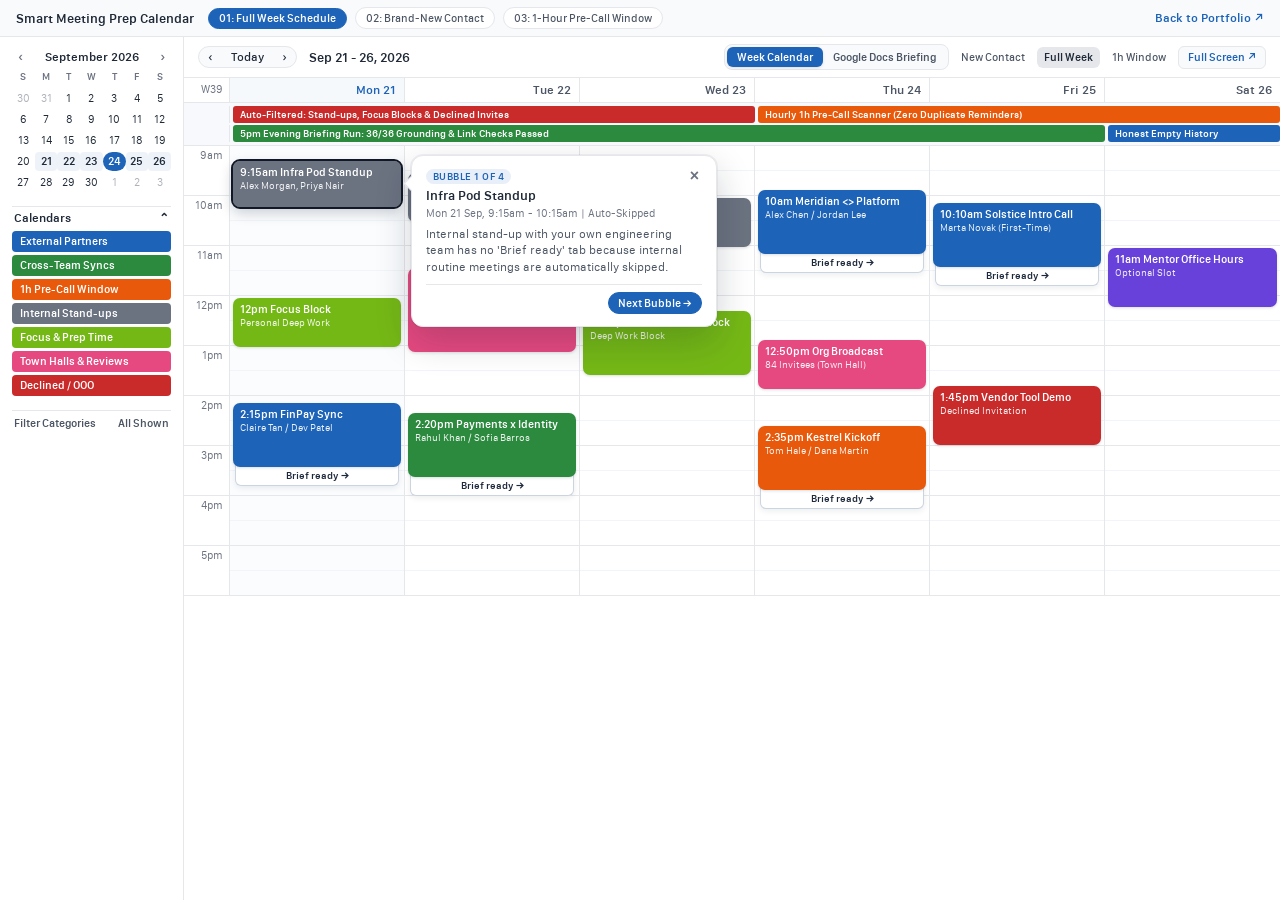
<file: sandbox/meeting-prep/index.html>
<!DOCTYPE html>
<html lang="en-GB">
<head>
<meta charset="UTF-8" />
<meta name="viewport" content="width=device-width, initial-scale=1.0" />
<title>Meeting Prep &amp; Executive Briefing Calendar | Elias Lim</title>
<style>
  :root {
    --bg: #ffffff;
    --bg-sub: #f8fafc;
    --fg: #1f2937;
    --fg-sub: #4b5563;
    --fg-muted: #6b7280;
    --border: #e5e7eb;
    --border-soft: #f1f5f9;
    --accent: #1d63b8;
    --col-blue: #1d63b8;
    --col-green: #2b8a3e;
    --col-lime: #74b816;
    --col-pink: #e64980;
    --col-grey: #6b7280;
    --col-purple: #6741d9;
    --col-orange: #e8590c;
    --col-red: #c92a2a;
    --font: -apple-system, BlinkMacSystemFont, "SF Pro Text", "SF Pro Display", "Helvetica Neue", sans-serif;
  }

  [data-theme="dark"] {
    --bg: #121519;
    --bg-sub: #181c22;
    --fg: #f3f4f6;
    --fg-sub: #d1d5db;
    --fg-muted: #9ca3af;
    --border: #2a303b;
    --border-soft: #1f242d;
  }

  * {
    box-sizing: border-box;
    margin: 0;
    padding: 0;
  }

  html, body {
    width: 100%;
    height: 100%;
    overflow: hidden;
    font-family: var(--font);
    background: var(--bg);
    color: var(--fg);
    -webkit-font-smoothing: antialiased;
  }

  /* Standalone Top Bar (hidden when embedded inside portfolio stage) */
  #standalone-bar {
    display: flex;
    align-items: center;
    justify-content: space-between;
    padding: 7px 16px;
    border-bottom: 1px solid var(--border);
    background: var(--bg-sub);
    font-size: 12px;
  }

  body.is-embedded #standalone-bar {
    display: none;
  }

  .standalone-left {
    display: flex;
    align-items: center;
    gap: 8px;
  }

  .standalone-brand {
    font-weight: 700;
    font-size: 13px;
    color: var(--fg);
    margin-right: 6px;
  }

  .sc-chip {
    border: 1px solid var(--border);
    background: var(--bg);
    color: var(--fg-sub);
    font-family: inherit;
    font-size: 11px;
    font-weight: 500;
    padding: 3px 10px;
    border-radius: 999px;
    cursor: pointer;
  }

  .sc-chip.active {
    background: var(--accent);
    border-color: var(--accent);
    color: #ffffff;
    font-weight: 600;
  }

  .standalone-back {
    color: var(--accent);
    text-decoration: none;
    font-weight: 600;
    font-size: 12px;
  }

  /* Main App Container */
  #cal-app {
    display: flex;
    width: 100%;
    height: calc(100% - 37px);
    background: var(--bg);
    overflow: hidden;
    position: relative;
  }

  body.is-embedded #cal-app {
    height: 100%;
  }

  /* Left Sidebar: Mini Month Calendar + Solid Colour Category Bars */
  #cal-sidebar {
    width: 184px;
    flex-shrink: 0;
    border-right: 1px solid var(--border);
    padding: 12px 12px;
    display: flex;
    flex-direction: column;
    gap: 14px;
    overflow-y: auto;
    background: var(--bg);
    user-select: none;
  }

  .mini-cal-head {
    display: flex;
    align-items: center;
    justify-content: space-between;
    font-size: 12px;
    font-weight: 700;
    color: var(--fg);
    margin-bottom: 6px;
    padding: 0 2px;
  }

  .mini-cal-arrow {
    color: var(--fg-muted);
    font-size: 13px;
    cursor: pointer;
    padding: 0 4px;
  }

  .mini-cal-grid {
    display: grid;
    grid-template-columns: repeat(7, 1fr);
    gap: 2px 0;
    text-align: center;
    font-size: 10.5px;
    font-variant-numeric: tabular-nums;
  }

  .mini-cal-dow {
    color: var(--fg-muted);
    font-weight: 600;
    font-size: 10px;
    padding-bottom: 4px;
  }

  .mini-cal-day {
    padding: 3px 0;
    border-radius: 4px;
    color: var(--fg);
    cursor: pointer;
  }

  .mini-cal-day.muted {
    color: var(--fg-muted);
    opacity: 0.55;
  }

  .mini-cal-day.in-week {
    background: rgba(29, 99, 184, 0.08);
    font-weight: 600;
  }

  .mini-cal-day.is-today {
    background: var(--accent);
    color: #ffffff;
    font-weight: 700;
    border-radius: 999px;
  }

  .sidebar-section-head {
    display: flex;
    align-items: center;
    justify-content: space-between;
    font-size: 11.5px;
    font-weight: 700;
    color: var(--fg);
    padding: 4px 2px 6px;
    border-top: 1px solid var(--border);
  }

  .cal-cat-list {
    display: flex;
    flex-direction: column;
    gap: 3px;
  }

  .cal-cat-bar {
    display: flex;
    align-items: center;
    justify-content: space-between;
    width: 100%;
    border: none;
    border-radius: 4px;
    padding: 4px 8px;
    color: #ffffff;
    font-family: inherit;
    font-size: 10.5px;
    font-weight: 600;
    text-align: left;
    cursor: pointer;
    transition: opacity 0.15s ease;
  }

  .cal-cat-bar:hover {
    opacity: 0.9;
  }

  .cal-cat-bar.is-muted {
    opacity: 0.35;
  }

  .sidebar-foot-row {
    display: flex;
    align-items: center;
    justify-content: space-between;
    padding: 6px 2px 0;
    border-top: 1px solid var(--border);
    font-size: 11px;
    font-weight: 600;
    color: var(--fg-sub);
    cursor: pointer;
  }

  /* Main Right Workspace (Switches Cleanly Between Week Calendar & 1-Page Exec Briefing) */
  #cal-main {
    flex: 1 1 0%;
    min-width: 0;
    display: flex;
    flex-direction: column;
    background: var(--bg);
    position: relative;
  }

  /* Clean Shared Top Bar */
  #cal-topbar {
    display: flex;
    align-items: center;
    justify-content: space-between;
    gap: 8px;
    padding: 7px 14px;
    border-bottom: 1px solid var(--border);
    background: var(--bg);
    flex-shrink: 0;
  }

  .cal-nav-left {
    display: flex;
    align-items: center;
    gap: 8px;
  }

  .back-to-cal-btn {
    display: none;
    align-items: center;
    gap: 5px;
    border: 1px solid var(--accent);
    background: rgba(29, 99, 184, 0.08);
    color: var(--accent);
    font-family: inherit;
    font-size: 11.5px;
    font-weight: 700;
    padding: 4px 11px;
    border-radius: 999px;
    cursor: pointer;
    white-space: nowrap;
    flex-shrink: 0;
    transition: background 0.15s ease, color 0.15s ease;
  }

  .back-to-cal-btn:hover {
    background: var(--accent);
    color: #ffffff;
  }

  body.mode-briefing .back-to-cal-btn {
    display: inline-flex;
  }

  .cal-date-nav-controls {
    display: inline-flex;
    align-items: center;
    gap: 8px;
  }

  body.mode-briefing .cal-date-nav-controls,
  body.mode-briefing .cal-view-tab {
    display: none;
  }

  .cal-pill-group {
    display: inline-flex;
    align-items: center;
    border: 1px solid var(--border);
    border-radius: 999px;
    background: var(--bg-sub);
    overflow: hidden;
  }

  .cal-nav-btn {
    border: none;
    background: transparent;
    color: var(--fg);
    font-family: inherit;
    font-size: 11.5px;
    font-weight: 500;
    padding: 3px 9px;
    cursor: pointer;
  }

  .cal-nav-btn:hover {
    background: rgba(0, 0, 0, 0.04);
  }

  .cal-range-label {
    font-size: 13px;
    font-weight: 700;
    color: var(--fg);
    margin-left: 4px;
    white-space: nowrap;
  }

  .cal-views-right {
    display: flex;
    align-items: center;
    gap: 5px;
    flex-shrink: 0;
  }

  /* Primary Mode Switcher: Week Calendar <-> Google Docs Briefing */
  .view-mode-segmented {
    display: inline-flex;
    align-items: center;
    padding: 2px;
    border-radius: 8px;
    background: var(--bg-sub);
    border: 1px solid var(--border);
    flex-shrink: 0;
  }

  .view-mode-btn {
    border: none;
    background: transparent;
    color: var(--fg-sub);
    font-family: inherit;
    font-size: 11px;
    font-weight: 600;
    padding: 3.5px 10px;
    border-radius: 6px;
    cursor: pointer;
    white-space: nowrap;
    transition: background-color 160ms cubic-bezier(0.23, 1, 0.32, 1), color 160ms cubic-bezier(0.23, 1, 0.32, 1), box-shadow 160ms cubic-bezier(0.23, 1, 0.32, 1), transform 140ms cubic-bezier(0.23, 1, 0.32, 1);
  }

  .view-mode-btn:active,
  .cal-nav-btn:active,
  .cal-view-tab:active,
  .cal-check-btn:active,
  .back-to-cal-btn:active {
    transform: scale(0.97);
  }

  .view-mode-btn.active {
    background: var(--accent);
    color: #ffffff;
    box-shadow: 0 1px 3px rgba(0, 0, 0, 0.12);
  }

  .cal-view-tab {
    border: none;
    background: transparent;
    color: var(--fg-sub);
    font-family: inherit;
    font-size: 11px;
    font-weight: 500;
    padding: 4px 7px;
    border-radius: 6px;
    cursor: pointer;
    white-space: nowrap;
  }

  .cal-view-tab.active {
    background: var(--border);
    color: var(--fg);
    font-weight: 700;
  }

  .cal-check-btn {
    border: 1px solid var(--border);
    background: var(--bg-sub);
    color: var(--fg);
    font-family: inherit;
    font-size: 11px;
    font-weight: 600;
    padding: 4px 9px;
    border-radius: 6px;
    cursor: pointer;
    white-space: nowrap;
    flex-shrink: 0;
  }

  /* VIEW 1: MULTI-DAY WEEK CALENDAR VIEW */
  #calendar-stage-view {
    display: flex;
    flex-direction: column;
    flex: 1 1 0%;
    min-height: 0;
  }

  body.mode-briefing #calendar-stage-view {
    display: none;
  }

  #week-header-wrap {
    border-bottom: 1px solid var(--border);
    background: var(--bg);
    flex-shrink: 0;
  }

  .week-day-names {
    display: grid;
    grid-template-columns: 46px repeat(6, 1fr);
    border-bottom: 1px solid var(--border);
    font-size: 11.5px;
  }

  .week-gutter-lbl {
    padding: 5px 6px;
    color: var(--fg-muted);
    font-size: 10.5px;
    text-align: right;
    border-right: 1px solid var(--border);
  }

  .week-col-head {
    padding: 5px 8px;
    text-align: right;
    font-weight: 600;
    color: var(--fg-sub);
    border-right: 1px solid var(--border);
  }

  .week-col-head:last-child {
    border-right: none;
  }

  .week-col-head.is-focus-day {
    color: var(--accent);
    font-weight: 700;
    background: rgba(29, 99, 184, 0.04);
  }

  .allday-banners {
    display: grid;
    grid-template-columns: 46px repeat(6, 1fr);
    padding: 3px 0;
    gap: 2px 3px;
    background: rgba(241, 245, 249, 0.55);
  }

  .allday-gutter {
    border-right: 1px solid var(--border);
  }

  .allday-strip {
    height: 17px;
    line-height: 17px;
    padding: 0 7px;
    border-radius: 3px;
    font-size: 10px;
    font-weight: 600;
    color: #ffffff;
    white-space: nowrap;
    overflow: hidden;
    text-overflow: ellipsis;
    cursor: pointer;
  }

  #week-grid-scroll {
    flex: 1 1 0%;
    overflow-y: auto;
    position: relative;
    background: var(--bg);
  }

  #week-grid-canvas {
    position: relative;
    display: grid;
    grid-template-columns: 46px repeat(6, 1fr);
    height: 450px;
    min-height: 450px;
  }

  .time-gutter-col {
    border-right: 1px solid var(--border);
    position: relative;
    user-select: none;
  }

  .time-hour-cell {
    height: 50px;
    padding: 3px 6px 0 0;
    text-align: right;
    font-size: 10.5px;
    color: var(--fg-muted);
    border-bottom: 1px solid var(--border);
  }

  .day-col {
    position: relative;
    border-right: 1px solid var(--border);
    background-image:
      linear-gradient(to bottom, var(--border) 1px, transparent 1px),
      linear-gradient(to bottom, var(--border-soft) 1px, transparent 1px);
    background-size: 100% 50px, 100% 25px;
    background-position: 0 49px, 0 24px;
  }

  .day-col:last-child {
    border-right: none;
  }

  .day-col.is-focus-day {
    background-color: rgba(29, 99, 184, 0.02);
  }

  .hour-scan-band {
    position: absolute;
    left: 0;
    right: 0;
    background: rgba(232, 89, 12, 0.12);
    border-top: 2px solid var(--col-orange);
    border-bottom: 2px solid var(--col-orange);
    z-index: 2;
    pointer-events: none;
  }

  .now-time-line {
    position: absolute;
    left: 0;
    right: 0;
    height: 2px;
    background: #dc2626;
    z-index: 5;
    pointer-events: none;
  }

  .now-time-line::before {
    content: "";
    position: absolute;
    left: -4px;
    top: -3.5px;
    width: 9px;
    height: 9px;
    border-radius: 50%;
    background: #dc2626;
  }

  /* Stacked Meeting + Attached "Brief ready" Bottom Tab (Matches User Sketch!) */
  .cal-block-wrap {
    position: absolute;
    left: 3px;
    right: 3px;
    display: flex;
    flex-direction: column;
    z-index: 3;
    transition: transform 0.12s ease, opacity 0.15s ease;
  }

  .cal-block-wrap:hover {
    z-index: 8;
  }

  .cal-block-wrap.is-selected {
    z-index: 9;
  }

  .cal-block-wrap.is-dimmed {
    opacity: 0.22;
  }

  /* Upper Rounded Meeting Card */
  .cal-block-card {
    flex: 1 1 auto;
    border-radius: 7px;
    padding: 5px 7px;
    color: #ffffff;
    font-size: 10.5px;
    line-height: 1.24;
    cursor: pointer;
    overflow: hidden;
    position: relative;
    z-index: 2;
    box-shadow: 0 1px 3px rgba(15, 23, 42, 0.14);
  }

  .cal-block-wrap.is-selected .cal-block-card {
    outline: 2px solid #111827;
    box-shadow: 0 5px 14px rgba(15, 23, 42, 0.22);
  }

  [data-theme="dark"] .cal-block-wrap.is-selected .cal-block-card {
    outline: 2px solid #ffffff;
  }

  .cal-block-title {
    font-weight: 700;
    margin-bottom: 1px;
  }

  .cal-block-sub {
    font-size: 9.5px;
    opacity: 0.92;
  }

  /* Lower Attached "Brief ready" Strip Underneath Qualified Meetings (Exact Match to Sketch) */
  .cal-brief-ready-tab {
    position: relative;
    z-index: 1;
    margin: -4px 2px 0;
    padding: 6px 6px 3px;
    background: #ffffff;
    border: 1.5px solid #cbd5e1;
    border-top: none;
    border-radius: 0 0 6px 6px;
    color: #1e293b;
    font-family: inherit;
    font-size: 10px;
    font-weight: 700;
    text-align: center;
    cursor: pointer;
    box-shadow: 0 2px 6px rgba(15, 23, 42, 0.08);
    transition: background 0.14s ease, color 0.14s ease, border-color 0.14s ease;
  }

  [data-theme="dark"] .cal-brief-ready-tab {
    background: #1e293b;
    border-color: #475569;
    color: #f8fafc;
  }

  .cal-brief-ready-tab:hover {
    background: #eff6ff;
    border-color: var(--accent);
    color: var(--accent);
  }

  /* Floating Pop-Up Bubble Next to Calendar Event Blocks */
  #calPopoverBubble {
    position: absolute;
    width: 306px;
    background: var(--bg);
    border: 1px solid var(--border);
    border-radius: 12px;
    box-shadow: 0 14px 36px rgba(15, 23, 42, 0.2), 0 0 0 1px rgba(15, 23, 42, 0.05);
    padding: 12px 14px;
    z-index: 30;
    transition: top 0.18s ease, left 0.18s ease;
  }

  #calPopoverBubble.is-hidden {
    display: none !important;
  }

  #calPopoverArrow {
    position: absolute;
    width: 11px;
    height: 11px;
    background: var(--bg);
    transform: rotate(45deg);
    top: 22px;
  }

  #calPopoverBubble.arrow-left #calPopoverArrow {
    left: -6px;
    border-left: 1px solid var(--border);
    border-bottom: 1px solid var(--border);
  }

  #calPopoverBubble.arrow-right #calPopoverArrow {
    right: -6px;
    border-right: 1px solid var(--border);
    border-top: 1px solid var(--border);
  }

  .pop-top {
    display: flex;
    align-items: center;
    justify-content: space-between;
    gap: 8px;
    margin-bottom: 4px;
  }

  .pop-step {
    font-size: 9.5px;
    font-weight: 700;
    text-transform: uppercase;
    letter-spacing: 0.05em;
    padding: 2px 7px;
    border-radius: 999px;
    background: rgba(29, 99, 184, 0.1);
    color: var(--accent);
  }

  .pop-close {
    border: none;
    background: transparent;
    color: var(--fg-muted);
    font-size: 16px;
    font-weight: 600;
    line-height: 1;
    cursor: pointer;
    padding: 0 3px;
  }

  .pop-title {
    font-size: 13px;
    font-weight: 700;
    color: var(--fg);
    margin-bottom: 2px;
    line-height: 1.28;
  }

  .pop-meta {
    font-size: 10.5px;
    color: var(--fg-muted);
    margin-bottom: 6px;
  }

  .pop-desc {
    font-size: 11.5px;
    line-height: 1.44;
    color: var(--fg-sub);
    margin-bottom: 9px;
  }

  .pop-open-brief-btn {
    width: 100%;
    border: 1px solid var(--accent);
    background: rgba(29, 99, 184, 0.08);
    color: var(--accent);
    font-family: inherit;
    font-size: 11px;
    font-weight: 700;
    padding: 6px 10px;
    border-radius: 8px;
    cursor: pointer;
    margin-bottom: 9px;
    transition: background 0.14s ease, color 0.14s ease;
  }

  .pop-open-brief-btn:hover {
    background: var(--accent);
    color: #ffffff;
  }

  .pop-footer {
    display: flex;
    align-items: center;
    justify-content: space-between;
    gap: 6px;
    padding-top: 7px;
    border-top: 1px solid var(--border);
  }

  .pop-nav-btns {
    display: inline-flex;
    align-items: center;
    gap: 5px;
    margin-left: auto;
  }

  .pop-btn {
    border: 1px solid var(--border);
    background: var(--bg);
    color: var(--fg);
    font-family: inherit;
    font-size: 10.5px;
    font-weight: 600;
    padding: 3.5px 9px;
    border-radius: 999px;
    cursor: pointer;
  }

  .pop-btn.primary {
    background: var(--accent);
    border-color: var(--accent);
    color: #ffffff;
  }

  /* Hide Calendar Sidebar in Google Docs Dossier View for Full-Width Google Docs Canvas */
  body.mode-briefing #cal-sidebar {
    display: none;
  }

  /* VIEW 2: AUTHENTIC GOOGLE DOCS DOSSIER WORKSPACE */
  #exec-briefing-view {
    display: none;
    flex: 1 1 0%;
    min-height: 0;
    overflow-y: auto;
    background: #f9fbfd;
    position: relative;
  }

  body.mode-briefing #exec-briefing-view {
    display: flex;
    flex-direction: column;
  }

  /* Authentic Google Docs Top Header + Formatting Toolbar */
  .gdoc-chrome {
    background: #f9fbfd;
    border-bottom: 1px solid #e1e3e1;
    padding: 8px 16px 8px;
    flex-shrink: 0;
  }

  .gdoc-title-row {
    display: flex;
    align-items: center;
    justify-content: space-between;
    gap: 12px;
    margin-bottom: 6px;
  }

  .gdoc-title-left {
    display: flex;
    align-items: center;
    gap: 10px;
    min-width: 0;
  }

  .gdoc-icon-box {
    width: 30px;
    height: 30px;
    border-radius: 6px;
    background: #2684fc;
    color: #ffffff;
    display: flex;
    align-items: center;
    justify-content: center;
    flex-shrink: 0;
  }

  .gdoc-file-meta {
    min-width: 0;
  }

  .gdoc-filename {
    font-family: Arial, sans-serif;
    font-size: 14px;
    font-weight: 500;
    color: #1f1f1f;
    white-space: nowrap;
    overflow: hidden;
    text-overflow: ellipsis;
  }

  .gdoc-menus {
    display: flex;
    align-items: center;
    gap: 11px;
    font-family: Arial, sans-serif;
    font-size: 11.5px;
    color: #444746;
    margin-top: 2px;
  }

  .gdoc-title-right {
    display: flex;
    align-items: center;
    gap: 8px;
    flex-shrink: 0;
  }

  .gdoc-lint-badge {
    font-size: 10.5px;
    font-weight: 700;
    color: #137333;
    background: #e6f4ea;
    padding: 4px 10px;
    border-radius: 999px;
  }

  .gdoc-lint-badge.is-alert {
    color: #c5221f;
    background: #fce8e6;
  }

  .gdoc-trap-btn {
    border: 1px solid #c7c7c7;
    background: #ffffff;
    color: #1f1f1f;
    font-family: inherit;
    font-size: 11px;
    font-weight: 600;
    padding: 4px 10px;
    border-radius: 999px;
    cursor: pointer;
  }

  .gdoc-trap-btn:hover {
    background: #f1f3f4;
  }

  .gdoc-share-pill {
    display: inline-flex;
    align-items: center;
    gap: 5px;
    background: #c2e7ff;
    color: #001d35;
    font-family: Arial, sans-serif;
    font-size: 12px;
    font-weight: 600;
    padding: 5px 14px;
    border-radius: 999px;
    user-select: none;
  }

  .gdoc-toolbar {
    display: flex;
    align-items: center;
    gap: 10px;
    background: #edf2fa;
    border-radius: 999px;
    padding: 4px 14px;
    font-family: Arial, sans-serif;
    font-size: 11.5px;
    color: #444746;
    user-select: none;
    overflow-x: auto;
    white-space: nowrap;
  }

  .gdoc-tb-sep {
    width: 1px;
    height: 14px;
    background: #c7c7c7;
    flex-shrink: 0;
  }

  .gdoc-tb-size {
    border: 1px solid #c7c7c7;
    border-radius: 4px;
    padding: 0 5px;
    font-size: 11px;
    background: #ffffff;
  }

  /* Meeting Switcher Strip Inside Topbar When Viewing Google Doc */
  .top-brief-pills {
    display: none;
    align-items: center;
    gap: 4px;
    overflow-x: auto;
  }

  body.mode-briefing .top-brief-pills {
    display: inline-flex;
  }

  .brief-pill-btn {
    border: 1px solid var(--border);
    background: var(--bg);
    color: var(--fg-sub);
    font-family: inherit;
    font-size: 10.5px;
    font-weight: 600;
    padding: 3px 8px;
    border-radius: 999px;
    cursor: pointer;
    white-space: nowrap;
  }

  .brief-pill-btn.active {
    background: var(--accent);
    border-color: var(--accent);
    color: #ffffff;
  }

  /* Authentic Google Docs White Page Canvas */
  .gdoc-scroll-area {
    flex: 1 1 0%;
    overflow-y: auto;
    padding: 14px 20px 28px;
  }

  .gdoc-page {
    max-width: 816px;
    margin: 0 auto;
    background: #ffffff;
    border: 1px solid #dadce0;
    box-shadow: 0 1px 3px 1px rgba(60, 64, 67, 0.15);
    padding: 36px 56px 40px;
    font-family: Arial, sans-serif;
    color: #000000;
    line-height: 1.5;
  }

  .gdoc-doc-title {
    font-family: Arial, sans-serif;
    font-size: 23px;
    font-weight: 400;
    color: #000000;
    line-height: 1.3;
    margin: 0 0 18px 0;
    letter-spacing: -0.005em;
  }

  @keyframes gdocBlink {
    0%, 49% { opacity: 1; }
    50%, 100% { opacity: 0; }
  }

  .gdoc-caret {
    display: inline-block;
    font-weight: 300;
    color: #000000;
    margin-right: 1px;
    animation: gdocBlink 1.05s infinite;
  }

  .gdoc-sec-heading {
    font-family: Arial, sans-serif;
    font-size: 17.5px;
    font-weight: 400;
    color: #000000;
    margin: 0 0 10px 0;
  }

  .gdoc-dash-list {
    list-style: none;
    margin: 0 0 4px 0;
    padding: 0 0 0 22px;
  }

  .gdoc-dash-list li {
    position: relative;
    padding-left: 16px;
    margin-bottom: 5px;
    font-family: Arial, sans-serif;
    font-size: 13px;
    line-height: 1.48;
    color: #000000;
  }

  .gdoc-dash-list li::before {
    content: "-";
    position: absolute;
    left: 0;
    top: 0;
    color: #000000;
  }

  .gdoc-dash-list li.gdoc-alert-li {
    background: #fce8e6;
    border-left: 3px solid #c5221f;
    padding: 6px 10px 6px 22px;
    margin-bottom: 8px;
  }

  .gdoc-link {
    color: #1155cc;
    text-decoration: underline;
    cursor: pointer;
  }

  .gdoc-link-alert {
    color: #c5221f;
    font-weight: 700;
    text-decoration: underline;
  }

  .gdoc-hr {
    border: none;
    border-top: 1px solid #9aa0a6;
    margin: 18px 0 16px;
  }

  .gdoc-page-foot {
    margin-top: 18px;
    padding-top: 12px;
    border-top: 1px solid #e8eaed;
    display: flex;
    align-items: center;
    justify-content: space-between;
    font-family: Arial, sans-serif;
    font-size: 11.5px;
    color: #5f6368;
  }

  @media (max-width: 720px) {
    #cal-sidebar {
      display: none;
    }
    .gdoc-page {
      padding: 20px 22px 26px;
    }
  }
</style>
<style id="apple-sf-webfont">
@font-face {
  font-family: 'SF Pro Display';
  src: local('SF Pro Display Semibold'), local('SF Pro Display'),
       url('../../fonts/SFProDisplay-Semibold.woff2') format('woff2');
  font-weight: 600;
  font-style: normal;
  font-display: swap;
}
@font-face {
  font-family: 'SF Pro Display';
  src: local('SF Pro Display Bold'), local('SF Pro Display'),
       url('../../fonts/SFProDisplay-Bold.woff2') format('woff2');
  font-weight: 700;
  font-style: normal;
  font-display: swap;
}
@font-face {
  font-family: 'SF Pro Text';
  src: local('SF Pro Text Regular'), local('SF Pro Text'),
       url('../../fonts/SFProText-Regular.woff2') format('woff2');
  font-weight: 400;
  font-style: normal;
  font-display: swap;
}
@font-face {
  font-family: 'SF Pro Text';
  src: local('SF Pro Text Medium'), local('SF Pro Text'),
       url('../../fonts/SFProText-Medium.woff2') format('woff2');
  font-weight: 500;
  font-style: normal;
  font-display: swap;
}
@font-face {
  font-family: 'SF Pro Text';
  src: local('SF Pro Text Semibold'), local('SF Pro Text'),
       url('../../fonts/SFProText-Semibold.woff2') format('woff2');
  font-weight: 600;
  font-style: normal;
  font-display: swap;
}
</style>
</head>
<body>
  <div id="standalone-bar">
    <div class="standalone-left">
      <span class="standalone-brand">Smart Meeting Prep Calendar</span>
      <button type="button" class="sc-chip active" data-sc="next_day_mixed">01: Full Week Schedule</button>
      <button type="button" class="sc-chip" data-sc="next_day_cold_lead">02: Brand-New Contact</button>
      <button type="button" class="sc-chip" data-sc="t1h_window">03: 1-Hour Pre-Call Window</button>
    </div>
    <a href="../../index.html#showcase-meeting-prep" class="standalone-back">Back to Portfolio &#8599;</a>
  </div>

  <div id="cal-app">
    <!-- Left Sidebar (Mini Month Calendar + Colour Category Bars) -->
    <aside id="cal-sidebar">
      <div>
        <div class="mini-cal-head">
          <span class="mini-cal-arrow">&#8249;</span>
          <span>September 2026</span>
          <span class="mini-cal-arrow">&#8250;</span>
        </div>
        <div class="mini-cal-grid" id="mini-cal-grid"></div>
      </div>

      <div>
        <div class="sidebar-section-head">
          <span>Calendars</span>
          <span>&#8963;</span>
        </div>
        <div class="cal-cat-list" id="cal-cat-list">
          <button type="button" class="cal-cat-bar" data-cat="external" style="background: var(--col-blue);">External Partners</button>
          <button type="button" class="cal-cat-bar" data-cat="crossteam" style="background: var(--col-green);">Cross-Team Syncs</button>
          <button type="button" class="cal-cat-bar" data-cat="t1h" style="background: var(--col-orange);">1h Pre-Call Window</button>
          <button type="button" class="cal-cat-bar" data-cat="standup" style="background: var(--col-grey);">Internal Stand-ups</button>
          <button type="button" class="cal-cat-bar" data-cat="focus" style="background: var(--col-lime);">Focus &amp; Prep Time</button>
          <button type="button" class="cal-cat-bar" data-cat="broadcast" style="background: var(--col-pink);">Town Halls &amp; Reviews</button>
          <button type="button" class="cal-cat-bar" data-cat="declined" style="background: var(--col-red);">Declined / OOO</button>
        </div>
      </div>

      <div class="sidebar-foot-row" id="sidebar-reset-filter">
        <span>Filter Categories</span>
        <span id="filter-state-label">All Shown</span>
      </div>
    </aside>

    <!-- Main Workspace (Toggles Seamlessly Between Week Calendar & Google Docs Dossier) -->
    <div id="cal-main">
      <div id="cal-topbar">
        <div class="cal-nav-left">
          <button type="button" class="back-to-cal-btn" id="btn-back-to-cal">
            &#8592; Back to Calendar
          </button>

          <div class="top-brief-pills" id="brief-meeting-pills"></div>

          <div id="cal-date-nav-controls" class="cal-date-nav-controls">
            <div class="cal-pill-group">
              <button type="button" class="cal-nav-btn" id="btn-prev-sc" title="Previous example">&#8249;</button>
              <button type="button" class="cal-nav-btn" id="btn-today">Today</button>
              <button type="button" class="cal-nav-btn" id="btn-next-sc" title="Next example">&#8250;</button>
            </div>
            <span class="cal-range-label" id="cal-range-label">Sep 21 - 26, 2026</span>
          </div>
        </div>

        <div class="cal-views-right">
          <div class="view-mode-segmented" role="tablist" aria-label="Switch between Week Calendar and Google Docs Briefing">
            <button type="button" class="view-mode-btn active" id="mode-btn-calendar">Week Calendar</button>
            <button type="button" class="view-mode-btn" id="mode-btn-briefing">Google Docs Briefing</button>
          </div>
          <button type="button" class="cal-view-tab" data-sc-view="next_day_cold_lead">New Contact</button>
          <button type="button" class="cal-view-tab active" data-sc-view="next_day_mixed">Full Week</button>
          <button type="button" class="cal-view-tab" data-sc-view="t1h_window">1h Window</button>
          <a href="index.html" target="_blank" rel="noopener noreferrer" class="cal-check-btn" id="btn-fullscreen-ext" style="text-decoration:none;color:var(--accent);">Full Screen &#8599;</a>
        </div>
      </div>

      <!-- VIEW 1: MULTI-DAY WEEK CALENDAR WITH STACKED "Brief ready" CARDS -->
      <div id="calendar-stage-view">
        <div id="week-header-wrap">
          <div class="week-day-names" id="week-day-names"></div>
          <div class="allday-banners" id="allday-banners">
            <div class="allday-gutter"></div>
            <div class="allday-strip" style="grid-column: 2 / 5; background: var(--col-red);" data-banner="noise">
              Auto-Filtered: Stand-ups, Focus Blocks &amp; Declined Invites
            </div>
            <div class="allday-strip" style="grid-column: 5 / 8; background: var(--col-orange);" data-banner="t1h">
              Hourly 1h Pre-Call Scanner (Zero Duplicate Reminders)
            </div>
            <div class="allday-gutter"></div>
            <div class="allday-strip" style="grid-column: 2 / 7; background: var(--col-green);" data-banner="linter">
              5pm Evening Briefing Run: 36/36 Grounding &amp; Link Checks Passed
            </div>
            <div class="allday-strip" style="grid-column: 7 / 8; background: var(--col-blue);" data-banner="cold">
              Honest Empty History
            </div>
          </div>
        </div>

        <div id="week-grid-scroll">
          <div id="week-grid-canvas"></div>

          <!-- Floating Pop-Up Bubble Next to Calendar Event Blocks -->
          <div id="calPopoverBubble" class="arrow-right" role="dialog" aria-live="polite">
            <div id="calPopoverArrow"></div>
            <div class="pop-top">
              <span class="pop-step" id="popStepLabel">BUBBLE 1 OF 4</span>
              <button type="button" class="pop-close" id="popCloseBtn" title="Close bubble">&#215;</button>
            </div>
            <div class="pop-title" id="popTitle">Daily Team Standup</div>
            <div class="pop-meta" id="popMeta">Thu 24 Sep, 10:00am - 11:30am | Brief Ready Below Card</div>
            <div class="pop-desc" id="popDesc">
              Every external or cross-team meeting gets an attached "Brief ready" tab directly underneath the calendar slot. Click any "Brief ready" strip on the calendar to open its Google Docs Briefing.
            </div>
            <button type="button" class="pop-open-brief-btn" id="popOpenBriefBtn">
              Open Google Docs Briefing &#8594;
            </button>
            <div class="pop-footer">
              <div class="pop-nav-btns">
                <button type="button" class="pop-btn" id="popPrevBtn">&#8592; Back</button>
                <button type="button" class="pop-btn primary" id="popNextBtn">Next Bubble &#8594;</button>
              </div>
            </div>
          </div>
        </div>
      </div>

      <!-- VIEW 2: AUTHENTIC GOOGLE DOCS DOSSIER SHOWCASE -->
      <div id="exec-briefing-view">
        <div class="gdoc-chrome">
          <div class="gdoc-title-row">
            <div class="gdoc-title-left">
              <div class="gdoc-icon-box" aria-hidden="true">
                <svg width="16" height="16" viewBox="0 0 24 24" fill="none" stroke="currentColor" stroke-width="2.2">
                  <path d="M14 2H6a2 2 0 0 0-2 2v16a2 2 0 0 0 2 2h12a2 2 0 0 0 2-2V8z"></path>
                  <polyline points="14 2 14 8 20 8"></polyline>
                  <line x1="8" y1="13" x2="16" y2="13"></line>
                  <line x1="8" y1="17" x2="13" y2="17"></line>
                </svg>
              </div>
              <div class="gdoc-file-meta">
                <div class="gdoc-filename" id="gdoc-header-filename">Meeting Prep Dossier - 2026-09-24 - Enterprise API Rollout Sync</div>
                <div class="gdoc-menus">
                  <span>File</span>
                  <span>Edit</span>
                  <span>View</span>
                  <span>Insert</span>
                  <span>Format</span>
                  <span>Tools</span>
                  <span>Extensions</span>
                  <span>Help</span>
                </div>
              </div>
            </div>
            <div class="gdoc-title-right">
              <span class="gdoc-lint-badge" id="gdoc-lint-status">36/36 Fact Checks Passed</span>
              <button type="button" class="gdoc-trap-btn" id="gdoc-trap-toggle">Test Fake Link Trap</button>
              <span class="gdoc-share-pill">Share</span>
            </div>
          </div>

          <div class="gdoc-toolbar" aria-hidden="true">
            <span>&#8630;</span>
            <span>&#8631;</span>
            <svg width="13" height="13" viewBox="0 0 24 24" fill="none" stroke="currentColor" stroke-width="2"><polyline points="6 9 6 2 18 2 18 9"></polyline><path d="M6 18H4a2 2 0 0 1-2-2v-5a2 2 0 0 1 2-2h16a2 2 0 0 1 2 2v5a2 2 0 0 1-2 2h-2"></path><rect x="6" y="14" width="12" height="8"></rect></svg>
            <span class="gdoc-tb-sep"></span>
            <span>100% &#9662;</span>
            <span class="gdoc-tb-sep"></span>
            <span>Normal text &#9662;</span>
            <span class="gdoc-tb-sep"></span>
            <span>Arial &#9662;</span>
            <span class="gdoc-tb-sep"></span>
            <span>&#8722;</span>
            <span class="gdoc-tb-size">11</span>
            <span>+</span>
            <span class="gdoc-tb-sep"></span>
            <span style="font-weight:700;">B</span>
            <span style="font-style:italic;">I</span>
            <span style="text-decoration:underline;">U</span>
            <span style="border-bottom:2px solid #000000;line-height:1;">A</span>
            <span class="gdoc-tb-sep"></span>
            <svg width="13" height="13" viewBox="0 0 24 24" fill="none" stroke="currentColor" stroke-width="2"><path d="M10 13a5 5 0 0 0 7.54.54l3-3a5 5 0 0 0-7.07-7.07l-1.72 1.71"></path><path d="M14 11a5 5 0 0 0-7.54-.54l-3 3a5 5 0 0 0 7.07 7.07l1.71-1.71"></path></svg>
            <span>&#8801;</span>
          </div>
        </div>

        <div class="gdoc-scroll-area">
          <article class="gdoc-page" id="exec-sheet-content"></article>
        </div>
      </div>
    </div>
  </div>

<script>
(function () {
  const params = new URLSearchParams(window.location.search);
  if (params.get("embed") === "1" || window.self !== window.top) {
    document.body.classList.add("is-embedded");
  }
  try {
    let initTheme = null;
    if (window.parent && window.parent !== window && window.parent.document && window.parent.document.documentElement) {
      initTheme = window.parent.document.documentElement.getAttribute("data-theme");
    }
    if (!initTheme) {
      initTheme = localStorage.getItem("eliaslim_theme_pref");
    }
    if (initTheme === "dark" || initTheme === "light") {
      document.documentElement.setAttribute("data-theme", initTheme);
    }
  } catch (_) {}

  const DAYS = [
    { label: "Mon 21", dayNum: 21 },
    { label: "Tue 22", dayNum: 22 },
    { label: "Wed 23", dayNum: 23 },
    { label: "Thu 24", dayNum: 24 },
    { label: "Fri 25", dayNum: 25 },
    { label: "Sat 26", dayNum: 26 }
  ];

  const START_H = 9;
  const END_H = 17;
  const HOUR_PX = 50;

  const EVENTS = [
    {
      id: "mon_standup",
      col: 0, startH: 9.25, durH: 1.0,
      color: "var(--col-grey)", cat: "standup", hasBrief: false,
      timeText: "9:15am Infra Pod Standup",
      subText: "Alex Morgan, Priya Nair",
      meta: "Mon 21 Sep, 9:15am - 10:15am | Auto-Skipped",
      desc: "Internal stand-up with your own engineering team has no 'Brief ready' tab because internal routine meetings are automatically skipped."
    },
    {
      id: "mon_prep",
      col: 0, startH: 12.0, durH: 1.05,
      color: "var(--col-lime)", cat: "focus", hasBrief: false,
      timeText: "12pm Focus Block",
      subText: "Personal Deep Work",
      meta: "Mon 21 Sep, 12:00pm - 1:05pm | Auto-Skipped",
      desc: "Personal solo focus blocks have zero external attendees so no briefing is generated."
    },
    {
      id: "mon_stripe",
      col: 0, startH: 14.1, durH: 1.35,
      color: "var(--col-blue)", cat: "external", hasBrief: true,
      shortTabLabel: "Mon: FinPay",
      timeText: "2:15pm FinPay Sync",
      subText: "Claire Tan / Dev Patel",
      meta: "Mon 21 Sep, 2:15pm - 3:45pm | Brief Ready",
      desc: "External partner call with FinPay engineering leadership. Click 'Brief ready' below this card to read the generated Google Docs Briefing.",
      brief: {
        docHeading: "Meeting Prep Dossier - 2026-09-21 - FinPay Webhook & Settlement Sync",
        meetingTitle: "FinPay Webhook & Settlement Sync",
        dateTimeUtc: "Monday, 21 September 2026, 2:15 PM - 3:45 PM SGT (06:15 - 07:45 UTC)",
        location: "SG-Tower-B-18-HarbourView (6) [Video Conferencing Ready]",
        meetUrl: "https://meet.google.com/finpay-webhook-sync",
        organiserName: "Dana Martin",
        organiserEmail: "dana.martin@platform-demo.example",
        inviteQuote: "Hi all, syncing on NAT egress allowlisting and webhook retry thresholds ahead of October launch.",
        attendees: [
          { lead: "Claire Tan (VP of Engineering, FinPay)", detail: "External decision-maker, last met 14 days ago at scoping sync", cite: "People Directory" },
          { lead: "Dev Patel (Principal Payments Architect, FinPay)", detail: "Owns webhook signature validation and settlement pipeline", cite: "People Directory" },
          { lead: "Dana Martin (Partner Solutions Lead, APAC)", detail: "Internal technical lead and meeting organiser", cite: "People Directory" }
        ],
        context: [
          { lead: "Last Sync (7 Sep 2026)", detail: "Agreed to complete sandbox webhook signature tests ahead of October volume ramp", cite: "Calendar Notes" },
          { lead: "Shared Rollout Tracker", detail: "Q4 Settlement Rollout Sheet shows 4 of 5 staging milestones complete", cite: "Google Sheets" }
        ],
        blockers: [
          { lead: "NAT Egress Allowlisting", detail: "Claire Tan emailed 3 days ago asking for production NAT IP ranges (awaiting reply)", cite: "Gmail Thread" },
          { lead: "Retry Backoff Cap", detail: "Idempotency key backoff threshold needs final sign-off before Friday", cite: "Google Chat" }
        ],
        agenda: [
          { lead: "Share Production NAT Ranges", detail: "Provide verified egress CIDR block to unblock FinPay security allowlisting." },
          { lead: "Lock Webhook Retry Policy", detail: "Confirm exponential retry cap (5 attempts over 15 minutes) with Dev Patel." },
          { lead: "Confirm Cutover Rehearsal", detail: "Book final staging cutover rehearsal window for 29 September." }
        ],
        skippedNote: "Skipped on Mon 21: Infra Pod Standup (same-team recurring sync), Focus Block (solo block)."
      }
    },
    {
      id: "tue_sec",
      col: 1, startH: 9.5, durH: 1.05,
      color: "var(--col-grey)", cat: "standup", hasBrief: false,
      timeText: "9:30am Core Bug Scrub",
      subText: "Internal Squad Triage",
      meta: "Tue 22 Sep, 9:30am - 10:35am | Auto-Skipped",
      desc: "Routine internal bug triage is skipped automatically so only external and cross-team meetings show a 'Brief ready' strip."
    },
    {
      id: "tue_allhands",
      col: 1, startH: 11.4, durH: 1.75,
      color: "var(--col-pink)", cat: "broadcast", hasBrief: false,
      timeText: "11:25am Q3 Company All-Hands",
      subText: "312 Invitees Across Org",
      meta: "Tue 22 Sep, 11:25am - 1:10pm | Skipped (>50 Guests)",
      desc: "Large town halls (>50 invitees) are excluded automatically so broadcast events never clutter your morning prep."
    },
    {
      id: "tue_auth",
      col: 1, startH: 14.3, durH: 1.35,
      color: "var(--col-green)", cat: "crossteam", hasBrief: true,
      shortTabLabel: "Tue: Payments x Auth",
      timeText: "2:20pm Payments x Identity",
      subText: "Rahul Khan / Sofia Barros",
      meta: "Tue 22 Sep, 2:20pm - 3:50pm | Brief Ready",
      desc: "Cross-org review with Identity Product & Security leads. Click 'Brief ready' underneath the card to view the Google Docs Briefing.",
      brief: {
        docHeading: "Meeting Prep Dossier - 2026-09-22 - OAuth Token Exchange Review",
        meetingTitle: "OAuth Token Exchange Architecture Review",
        dateTimeUtc: "Tuesday, 22 September 2026, 2:20 PM - 3:50 PM SGT (06:20 - 07:50 UTC)",
        location: "SG-Campus-West-04-Boardroom-B (8) [Video Conferencing Ready]",
        meetUrl: "https://meet.google.com/oauth-token-review",
        organiserName: "Rahul Khan",
        organiserEmail: "rahul.khan@platform-demo.example",
        inviteQuote: "Hi all, booking time to finalise Section 3 token rotation window and Q4 sprint owners.",
        attendees: [
          { lead: "Rahul Khan (Group Product Manager, Identity Platform)", detail: "Cross-org product lead owning Q4 authentication roadmap", cite: "People Directory" },
          { lead: "Sofia Barros (Staff Security Engineer, AppSec)", detail: "Security reviewer for production token exchange gate", cite: "People Directory" }
        ],
        context: [
          { lead: "Architecture Split (1 Sep 2026)", detail: "Phase 1 token migration split agreed 3 weeks ago; engineering lead due this week", cite: "Calendar Notes" },
          { lead: "Design Spec Update", detail: "Token Exchange RFC v2.4 updated yesterday with p99 latency benchmarks (< 4.2ms)", cite: "Google Docs" }
        ],
        blockers: [
          { lead: "RFC Section 3 Approval", detail: "Rahul Khan is awaiting your approval comment on Section 3 before locking sprint headcount", cite: "Drive Comment" },
          { lead: "Security Gate Owner", detail: "Security review ticket requires a named Phase 1 engineering lead before release", cite: "Chat Thread" }
        ],
        agenda: [
          { lead: "Approve Token Rotation Window", detail: "Sign off on Section 3 rotation window in Rahul Khan's RFC document." },
          { lead: "Assign Phase 1 Lead", detail: "Confirm engineering owner on the security gate with Sofia Barros." },
          { lead: "Lock Q4 Sprint Capacity", detail: "Confirm shared Q4 allocation across Payments and Identity teams." }
        ],
        skippedNote: "Skipped on Tue 22: Core Bug Scrub (same-team triage), Q3 Company All-Hands (312 invitees)."
      }
    },
    {
      id: "wed_standup",
      col: 2, startH: 10.0, durH: 1.05,
      color: "var(--col-grey)", cat: "standup", hasBrief: false,
      timeText: "10am Weekly Infra Sync",
      subText: "Same-Team Pod Check-in",
      meta: "Wed 23 Sep, 10:00am - 11:05am | Auto-Skipped",
      desc: "Skipped automatically because every participant belongs to your immediate pod."
    },
    {
      id: "wed_focus",
      col: 2, startH: 12.25, durH: 1.35,
      color: "var(--col-lime)", cat: "focus", hasBrief: false,
      timeText: "12:15pm Code Review Block",
      subText: "Deep Work Block",
      meta: "Wed 23 Sep, 12:15pm - 1:35pm | Auto-Skipped",
      desc: "Protected solo focus time on Google Calendar."
    },
    {
      id: "thu_acme",
      col: 3, startH: 9.85, durH: 1.35,
      color: "var(--col-blue)", cat: "external", hasBrief: true,
      shortTabLabel: "Thu: Meridian",
      timeText: "10am Meridian <> Platform",
      subText: "Alex Chen / Jordan Lee",
      meta: "Thu 24 Sep, 10:00am - 11:30am | Brief Ready",
      desc: "Click the 'Brief ready' tab tucked right underneath this meeting block to switch views and read the Google Docs Dossier.",
      brief: {
        docHeading: "Meeting Prep Dossier - 2026-09-24 - Enterprise API Rollout Sync",
        meetingTitle: "Enterprise API Rollout Sync",
        dateTimeUtc: "Thursday, 24 September 2026, 10:00 AM - 11:30 AM SGT (02:00 - 03:30 UTC)",
        location: "SG-Tower-B-14-Boardroom (7) [Video Conferencing Ready]",
        meetUrl: "https://meet.google.com/meridian-rollout-sync",
        organiserName: "Dana Martin",
        organiserEmail: "dana.martin@platform-demo.example",
        inviteQuote: "Hi all, booking time to go through staging cutover readiness and OAuth sign-off. Thank you.",
        attendees: [
          { lead: "Alex Chen (Director of Engineering, Meridian Financial)", detail: "External partner stakeholder, last met 10 days ago at kickoff", cite: "People Directory" },
          { lead: "Jordan Lee (Technical Programme Manager, Meridian Financial)", detail: "Owns cutover schedule and partner integration timeline", cite: "People Directory" },
          { lead: "Dana Martin (Partner Engineering Lead, APAC)", detail: "Internal technical lead and meeting organiser", cite: "People Directory" }
        ],
        context: [
          { lead: "Kickoff Agreement (14 Sep 2026)", detail: "Agreed to complete staging cutover first, followed by full production launch two weeks later", cite: "Calendar Notes" },
          { lead: "Launch Readiness Deck", detail: "Q4 Launch Readiness Deck updated by Dana Martin with throughput load-test metrics", cite: "Google Slides" }
        ],
        blockers: [
          { lead: "OAuth Scope Sign-Off", detail: "Alex Chen's security team has not yet signed off on updated read/write scope permissions", cite: "Gmail: Security Status" },
          { lead: "Cutover Window Question", detail: "Jordan Lee asked 6 days ago whether staging cutover can move into code freeze week", cite: "Gmail: Cutover Window" },
          { lead: "Regression Coverage", detail: "Automated test coverage on v2 batch endpoints stands at 60% and needs one more sprint", cite: "Chat: Meridian x Platform" }
        ],
        agenda: [
          { lead: "Lock Security Sign-Off Date", detail: "Confirm exact sign-off date with Alex Chen for Meridian's security review on OAuth scopes." },
          { lead: "Decide Cutover Window", detail: "Give Jordan Lee a clear yes or no on moving staging cutover into code freeze week." },
          { lead: "Assign v2 Test Owners", detail: "Review throughput numbers in the Q4 Launch Readiness Deck and assign regression owners." }
        ],
        skippedNote: "Filtered from Thu 24 schedule: Org Design Broadcast (84 attendees)."
      }
    },
    {
      id: "thu_review",
      col: 3, startH: 12.85, durH: 1.05,
      color: "var(--col-pink)", cat: "broadcast", hasBrief: false,
      timeText: "12:50pm Org Broadcast",
      subText: "84 Invitees (Town Hall)",
      meta: "Thu 24 Sep, 12:50pm - 1:55pm | Auto-Skipped",
      desc: "Broadcast session (>50 attendees) skipped cleanly without generating noise."
    },
    {
      id: "thu_northwind",
      col: 3, startH: 14.55, durH: 1.35,
      color: "var(--col-orange)", cat: "t1h", hasBrief: true,
      shortTabLabel: "Thu: Kestrel",
      timeText: "2:35pm Kestrel Kickoff",
      subText: "Tom Hale / Dana Martin",
      meta: "Thu 24 Sep, 2:35pm - 4:00pm | Caught 1h Before Call",
      desc: "Booked same morning after last night's 5pm run! Caught by the 1-hour pre-call scanner and given a fresh 'Brief ready' tab underneath.",
      brief: {
        docHeading: "Meeting Prep Dossier - 2026-09-24 - Kestrel Integration Kickoff",
        meetingTitle: "Kestrel Logistics Integration Kickoff",
        dateTimeUtc: "Thursday, 24 September 2026, 2:35 PM - 4:00 PM SGT (06:35 - 08:00 UTC)",
        location: "SG-Tower-B-09-BayView (5) [Caught by 1h Pre-Call Scanner]",
        meetUrl: "https://meet.google.com/kestrel-kickoff-sync",
        organiserName: "Tom Hale",
        organiserEmail: "tom.hale@kestrel-demo.example",
        inviteQuote: "Hi team, adding a same-day technical sync to review connector rate limits before next sprint.",
        attendees: [
          { lead: "Tom Hale (Head of Enterprise Integrations, Kestrel Logistics)", detail: "External architecture lead owning connector throughput requirements", cite: "People Directory" },
          { lead: "Dana Martin (Partner Engineering Lead, APAC)", detail: "Internal technical lead supporting Kestrel rollout", cite: "People Directory" }
        ],
        context: [
          { lead: "Same-Day Calendar Scan", detail: "Invite added at 10:12 AM today after yesterday's 5:00 PM batch run; caught by hourly window", cite: "Hourly Calendar Scan" },
          { lead: "Zero Duplicate Guarantee", detail: "Stateless pre-call window ensures each meeting receives at most one automated briefing", cite: "Stateless Window" }
        ],
        blockers: [
          { lead: "Connector Rate-Limit Specs", detail: "Tom Hale emailed 2 days ago asking for exact RPS and burst quotas (unanswered)", cite: "Gmail: Scoping Asks" },
          { lead: "TBD Thresholds in Scope Doc", detail: "Kestrel Integration Scope Doc still marks burst limits as TBD", cite: "Google Docs" }
        ],
        agenda: [
          { lead: "Share RPS & Burst Quotas", detail: "Provide exact connector rate-limit figures live on the call." },
          { lead: "Lock Milestone Dates", detail: "Update TBD cells inside the Kestrel Integration Scope Doc together." }
        ],
        skippedNote: "Stateless hourly window ensures each meeting receives at most one pre-call briefing."
      }
    },
    {
      id: "fri_initech",
      col: 4, startH: 10.1, durH: 1.35,
      color: "var(--col-blue)", cat: "external", hasBrief: true,
      shortTabLabel: "Fri: Solstice",
      timeText: "10:10am Solstice Intro Call",
      subText: "Marta Novak (First-Time)",
      meta: "Fri 25 Sep, 10:10am - 11:35am | Honest Empty History",
      desc: "First-time external intro with Marta Novak at Solstice Bio. Click 'Brief ready' below the card to see how first-time contacts are briefed with zero invented facts.",
      brief: {
        docHeading: "Meeting Prep Dossier - 2026-09-25 - Solstice Intro Call",
        meetingTitle: "Solstice Bio <> Core Platform Intro Call",
        dateTimeUtc: "Friday, 25 September 2026, 10:10 AM - 11:35 AM SGT (02:10 - 03:35 UTC)",
        location: "Google Meet (First-Time External Introduction)",
        meetUrl: "https://meet.google.com/solstice-intro-call",
        organiserName: "Marta Novak",
        organiserEmail: "marta.novak@solstice-demo.example",
        inviteQuote: "Hi there, booking an introductory call to explore Q4 platform integration options. Thank you.",
        attendees: [
          { lead: "Marta Novak (VP of Data Platform, Solstice Bio)", detail: "First-time external contact; zero prior meetings on record", cite: "People Directory" }
        ],
        context: [
          { lead: "Prior Meeting History", detail: "No prior meetings, emails, chats, or shared Drive documents found with Solstice Bio", cite: "Verified Empty History" }
        ],
        blockers: [
          { lead: "Zero Prior Threads", detail: "Strict grounding check active: never invent past meetings when workspace search returns zero hits", cite: "7/7 Honesty Checks" }
        ],
        agenda: [
          { lead: "Discovery & Platform Walkthrough", detail: "Introduce Core Platform capabilities and learn Solstice Bio's Q4 data platform priorities." },
          { lead: "Agree Next Steps", detail: "Identify technical evaluation owners on both sides." }
        ],
        skippedNote: "Strict honesty rule active: when no prior records exist, never guess or invent past meetings."
      }
    },
    {
      id: "fri_declined",
      col: 4, startH: 13.75, durH: 1.25,
      color: "var(--col-red)", cat: "declined", hasBrief: false,
      timeText: "1:45pm Vendor Tool Demo",
      subText: "Declined Invitation",
      meta: "Fri 25 Sep, 1:45pm - 3:00pm | Skipped (Declined)",
      desc: "Cold vendor invite you already declined on Google Calendar, skipped automatically."
    },
    {
      id: "sat_prep",
      col: 5, startH: 11.0, durH: 1.25,
      color: "var(--col-purple)", cat: "broadcast", hasBrief: false,
      timeText: "11am Mentor Office Hours",
      subText: "Optional Slot",
      meta: "Sat 26 Sep, 11:00am - 12:15pm | Skipped",
      desc: "Optional weekend mentoring slot with no external partner attendees."
    }
  ];

  const SCENARIO_TOURS = {
    next_day_mixed: ["mon_standup", "tue_auth", "thu_acme", "thu_northwind"],
    next_day_cold_lead: ["fri_initech", "thu_acme", "fri_declined"],
    t1h_window: ["thu_northwind", "thu_review", "thu_acme"]
  };

  let curScenario = "next_day_mixed";
  let curTourStep = 0;
  let activeEventId = "mon_standup";
  let curViewMode = "calendar"; /* "calendar" | "briefing" */
  let isBubbleOpen = true;
  let mutedCats = new Set();
  let fakeLinkActive = false;

  const miniCalGrid = document.getElementById("mini-cal-grid");
  const weekDayNames = document.getElementById("week-day-names");
  const canvas = document.getElementById("week-grid-canvas");
  const pop = document.getElementById("calPopoverBubble");
  const popStepLabel = document.getElementById("popStepLabel");
  const popTitle = document.getElementById("popTitle");
  const popMeta = document.getElementById("popMeta");
  const popDesc = document.getElementById("popDesc");
  const popOpenBriefBtn = document.getElementById("popOpenBriefBtn");
  const popPrev = document.getElementById("popPrevBtn");
  const popNext = document.getElementById("popNextBtn");
  const popClose = document.getElementById("popCloseBtn");

  function closeCalendarBubble() {
    isBubbleOpen = false;
    pop.classList.add("is-hidden");
    pop.style.display = "none";
  }
  const filterLabel = document.getElementById("filter-state-label");
  const modeBtnCal = document.getElementById("mode-btn-calendar");
  const modeBtnBrief = document.getElementById("mode-btn-briefing");
  const btnBackToCal = document.getElementById("btn-back-to-cal");
  const briefPillsEl = document.getElementById("brief-meeting-pills");
  const execSheetEl = document.getElementById("exec-sheet-content");
  const gdocFilenameEl = document.getElementById("gdoc-header-filename");
  const gdocLintStatusEl = document.getElementById("gdoc-lint-status");
  const gdocTrapToggleEl = document.getElementById("gdoc-trap-toggle");

  function renderMiniCal() {
    const dows = ["S", "M", "T", "W", "T", "F", "S"];
    let h = dows.map(d => `<div class="mini-cal-dow">${d}</div>`).join("");
    const cells = [
      { n: 30, m: true }, { n: 31, m: true }, { n: 1 }, { n: 2 }, { n: 3 }, { n: 4 }, { n: 5 },
      { n: 6 }, { n: 7 }, { n: 8 }, { n: 9 }, { n: 10 }, { n: 11 }, { n: 12 },
      { n: 13 }, { n: 14 }, { n: 15 }, { n: 16 }, { n: 17 }, { n: 18 }, { n: 19 },
      { n: 20 }, { n: 21, w: true }, { n: 22, w: true }, { n: 23, w: true }, { n: 24, w: true, t: true }, { n: 25, w: true }, { n: 26, w: true },
      { n: 27 }, { n: 28 }, { n: 29 }, { n: 30 }, { n: 1, m: true }, { n: 2, m: true }, { n: 3, m: true }
    ];
    cells.forEach(c => {
      const cls = [
        "mini-cal-day",
        c.m ? "muted" : "",
        c.w ? "in-week" : "",
        c.t ? "is-today" : ""
      ].filter(Boolean).join(" ");
      h += `<div class="${cls}" data-day="${c.n}">${c.n}</div>`;
    });
    miniCalGrid.innerHTML = h;
  }

  function formatHour(h) {
    if (h === 12) return "12pm";
    return h > 12 ? (h - 12) + "pm" : h + "am";
  }

  function setViewMode(mode, targetEventId) {
    if (targetEventId) {
      activeEventId = targetEventId;
    }
    const ev = EVENTS.find(e => e.id === activeEventId);
    if (mode === "briefing" && (!ev || !ev.hasBrief)) {
      activeEventId = "thu_acme";
    }
    curViewMode = mode;
    document.body.classList.toggle("mode-briefing", mode === "briefing");
    modeBtnCal.classList.toggle("active", mode === "calendar");
    modeBtnBrief.classList.toggle("active", mode === "briefing");

    if (mode === "briefing") {
      renderExecBriefingView();
    } else {
      renderCalendarGrid();
      if (isBubbleOpen) {
        showPopoverForEvent(activeEventId);
      } else {
        closeCalendarBubble();
      }
    }
  }

  function renderCalendarGrid() {
    const activeEv = EVENTS.find(e => e.id === activeEventId) || EVENTS[8];
    let headHtml = `<div class="week-gutter-lbl">W39</div>`;
    DAYS.forEach((d, idx) => {
      const isFocus = activeEv && activeEv.col === idx;
      headHtml += `<div class="week-col-head ${isFocus ? "is-focus-day" : ""}">${d.label}</div>`;
    });
    weekDayNames.innerHTML = headHtml;

    let gutterHtml = `<div class="time-gutter-col">`;
    for (let h = START_H; h <= END_H; h++) {
      gutterHtml += `<div class="time-hour-cell">${formatHour(h)}</div>`;
    }
    gutterHtml += `</div>`;

    let colsHtml = "";
    for (let c = 0; c < 6; c++) {
      const isFocus = activeEv && activeEv.col === c;
      let inner = "";

      if (curScenario === "t1h_window" && c === 3) {
        const nowY = Math.round((13.95 - START_H) * HOUR_PX);
        const bandY = Math.round((14.4 - START_H) * HOUR_PX);
        inner += `<div class="now-time-line" style="top:${nowY}px;"></div>`;
        inner += `<div class="hour-scan-band" style="top:${bandY}px;height:${HOUR_PX * 1.9}px;"></div>`;
      }

      EVENTS.filter(ev => ev.col === c).forEach(ev => {
        const topPx = Math.round((ev.startH - START_H) * HOUR_PX) + 2;
        const cardH = Math.max(38, Math.round(ev.durH * HOUR_PX) - 4);
        const isSel = ev.id === activeEventId;
        const isDim = mutedCats.has(ev.cat);
        const briefTabHtml = ev.hasBrief
          ? `<button type="button" class="cal-brief-ready-tab" data-open-brief="${ev.id}">Brief ready &#8594;</button>`
          : "";
        inner += `
          <div
            class="cal-block-wrap ${isSel ? "is-selected" : ""} ${isDim ? "is-dimmed" : ""}"
            data-ev-wrap="${ev.id}"
            style="top:${topPx}px;"
          >
            <div
              class="cal-block-card"
              data-ev-id="${ev.id}"
              style="min-height:${cardH}px;background:${ev.color};"
            >
              <div class="cal-block-title">${ev.timeText}</div>
              <div class="cal-block-sub">${ev.subText}</div>
            </div>
            ${briefTabHtml}
          </div>
        `;
      });

      colsHtml += `<div class="day-col ${isFocus ? "is-focus-day" : ""}" data-col="${c}">${inner}</div>`;
    }

    canvas.innerHTML = gutterHtml + colsHtml;
  }

  function renderExecBriefingView() {
    const qualifiedEvents = EVENTS.filter(e => e.hasBrief);
    const ev = qualifiedEvents.find(e => e.id === activeEventId) || qualifiedEvents[2];
    activeEventId = ev.id;

    briefPillsEl.innerHTML = qualifiedEvents
      .map(q => `
        <button
          type="button"
          class="brief-pill-btn ${q.id === ev.id ? "active" : ""}"
          data-switch-brief="${q.id}"
        >
          ${q.shortTabLabel}
        </button>
      `)
      .join("");

    const b = ev.brief;
    gdocFilenameEl.textContent = b.docHeading;
    gdocLintStatusEl.textContent = fakeLinkActive ? "HOLD: 1 Fake URL Blocked" : "36/36 Fact Checks Passed";
    gdocLintStatusEl.classList.toggle("is-alert", fakeLinkActive);
    gdocTrapToggleEl.textContent = fakeLinkActive ? "Clear Fake Link Simulation" : "Test Fake Link Trap";

    const trapBullet = fakeLinkActive
      ? `<li class="gdoc-alert-li"><strong>Blocked by Grounding Check #19:</strong> Unverified link <span class="gdoc-link-alert">https://docs.google.com/document/d/invented-doc-link</span> was not present in any retrieved tool trace and was stripped before delivery.</li>`
      : "";

    execSheetEl.innerHTML = `
      <h1 class="gdoc-doc-title"><span class="gdoc-caret">|</span>${b.docHeading}</h1>

      <h2 class="gdoc-sec-heading">1. Meeting Details</h2>
      <ul class="gdoc-dash-list">
        <li><strong>Meeting Title:</strong> ${b.meetingTitle}</li>
        <li><strong>Date &amp; Time:</strong> ${b.dateTimeUtc}</li>
        <li><strong>Location:</strong> ${b.location} (<span class="gdoc-link">Google Maps</span>)</li>
        <li><strong>Google Meet:</strong> <span class="gdoc-link">${b.meetUrl}</span></li>
        <li><strong>Calendar Event:</strong> <span class="gdoc-link">${b.meetingTitle} Calendar Invite</span></li>
        <li><strong>Meeting Organiser:</strong> ${b.organiserName} (<span class="gdoc-link">${b.organiserEmail}</span>)</li>
        <li><strong>Description:</strong> "${b.inviteQuote}" (<span class="gdoc-link">Invitation Source</span>)</li>
      </ul>

      <hr class="gdoc-hr">

      <h2 class="gdoc-sec-heading">2. Attendee Context</h2>
      <ul class="gdoc-dash-list">
        ${b.attendees.map(x => `<li><strong>${x.lead}:</strong> ${x.detail} (<span class="gdoc-link">${x.cite}</span>)</li>`).join("")}
      </ul>

      <hr class="gdoc-hr">

      <h2 class="gdoc-sec-heading">3. Prior Context &amp; Last Recap</h2>
      <ul class="gdoc-dash-list">
        ${trapBullet}
        ${b.context.map(x => `<li><strong>${x.lead}:</strong> ${x.detail} (<span class="gdoc-link">${x.cite}</span>)</li>`).join("")}
      </ul>

      <hr class="gdoc-hr">

      <h2 class="gdoc-sec-heading">4. Open Action Items &amp; Unanswered Asks</h2>
      <ul class="gdoc-dash-list">
        ${b.blockers.map(x => `<li><strong>${x.lead}:</strong> ${x.detail} (<span class="gdoc-link">${x.cite}</span>)</li>`).join("")}
      </ul>

      <hr class="gdoc-hr">

      <h2 class="gdoc-sec-heading">5. Recommended Talking Points</h2>
      <ul class="gdoc-dash-list">
        ${b.agenda.map(x => `<li><strong>${x.lead}:</strong> ${x.detail}</li>`).join("")}
      </ul>

      <div class="gdoc-page-foot">
        <span>${b.skippedNote}</span>
        <button type="button" class="pop-btn primary" id="exec-bottom-back-btn">&#8592; Return to Calendar</button>
      </div>
    `;

    document.getElementById("exec-bottom-back-btn").addEventListener("click", () => {
      setViewMode("calendar");
    });
  }

  gdocTrapToggleEl.addEventListener("click", () => {
    fakeLinkActive = !fakeLinkActive;
    renderExecBriefingView();
  });

  function showPopoverForEvent(evId, stepBadgeText) {
    const ev = EVENTS.find(e => e.id === evId) || EVENTS[8];
    activeEventId = ev.id;
    isBubbleOpen = true;
    renderCalendarGrid();

    const tourArr = SCENARIO_TOURS[curScenario] || SCENARIO_TOURS.next_day_mixed;
    const tIdx = tourArr.indexOf(ev.id);
    if (tIdx >= 0 && !stepBadgeText) {
      curTourStep = tIdx;
      popPrev.style.display = curTourStep === 0 ? "none" : "inline-flex";
      const isLast = curTourStep >= tourArr.length - 1;
      popNext.textContent = isLast ? "Close Bubble" : "Next Bubble \u2192";
    } else {
      curTourStep = tourArr.length - 1;
      popPrev.style.display = "none";
      popNext.textContent = "Close Bubble";
    }

    pop.style.display = "";
    pop.classList.remove("is-hidden");
    popStepLabel.textContent = stepBadgeText || (
      tIdx >= 0 ? `BUBBLE ${tIdx + 1} OF ${tourArr.length}` : "MEETING SLOT DETAILS"
    );
    popTitle.textContent = ev.timeText.replace(/^[0-9:apm]+\s+/, "");
    popMeta.textContent = ev.meta;
    popDesc.textContent = ev.desc;
    popOpenBriefBtn.style.display = ev.hasBrief ? "block" : "none";

    const wrapEl = canvas.querySelector(`[data-ev-wrap="${ev.id}"]`);
    const scrollEl = document.getElementById("week-grid-scroll");
    if (wrapEl && scrollEl) {
      const bRect = wrapEl.getBoundingClientRect();
      const sRect = scrollEl.getBoundingClientRect();
      const bubW = 306;
      const bubH = pop.offsetHeight || 198;

      let leftPx;
      if (ev.col <= 2) {
        leftPx = (bRect.right - sRect.left) + 10;
        pop.classList.remove("arrow-right");
        pop.classList.add("arrow-left");
      } else {
        leftPx = (bRect.left - sRect.left) - bubW - 10;
        pop.classList.remove("arrow-left");
        pop.classList.add("arrow-right");
      }
      leftPx = Math.max(54, Math.min(sRect.width - bubW - 10, leftPx));

      let topPx = (bRect.top - sRect.top) + scrollEl.scrollTop - 6;
      topPx = Math.max(8, Math.min(scrollEl.scrollHeight - bubH - 12, topPx));

      pop.style.left = Math.round(leftPx) + "px";
      pop.style.top = Math.round(topPx) + "px";
    }
  }

  function applyScenario(key) {
    if (!SCENARIO_TOURS[key]) return;
    curScenario = key;
    curTourStep = 0;
    isBubbleOpen = true;

    document.querySelectorAll("[data-sc]").forEach(b => {
      b.classList.toggle("active", b.getAttribute("data-sc") === key);
    });
    document.querySelectorAll("[data-sc-view]").forEach(b => {
      b.classList.toggle("active", b.getAttribute("data-sc-view") === key);
    });

    const firstId = SCENARIO_TOURS[key][0];
    setViewMode("calendar", firstId);
  }

  /* Click on Calendar: Clicking "Brief ready" opens Google Docs Briefing; clicking meeting card shows bubble */
  canvas.addEventListener("click", (e) => {
    const briefBtn = e.target.closest("[data-open-brief]");
    if (briefBtn) {
      e.stopPropagation();
      setViewMode("briefing", briefBtn.getAttribute("data-open-brief"));
      return;
    }
    const cardEl = e.target.closest("[data-ev-id]");
    if (cardEl) {
      showPopoverForEvent(cardEl.getAttribute("data-ev-id"));
    }
  });

  briefPillsEl.addEventListener("click", (e) => {
    const btn = e.target.closest("[data-switch-brief]");
    if (btn) {
      activeEventId = btn.getAttribute("data-switch-brief");
      renderExecBriefingView();
    }
  });

  modeBtnCal.addEventListener("click", () => setViewMode("calendar"));
  btnBackToCal.addEventListener("click", () => setViewMode("calendar"));
  modeBtnBrief.addEventListener("click", () => setViewMode("briefing", activeEventId));
  popOpenBriefBtn.addEventListener("click", () => setViewMode("briefing", activeEventId));

  document.getElementById("allday-banners").addEventListener("click", (e) => {
    const strip = e.target.closest(".allday-strip");
    if (!strip) return;
    const kind = strip.getAttribute("data-banner");
    if (kind === "noise") showPopoverForEvent("mon_standup", "SILENCE FILTER");
    else if (kind === "t1h") applyScenario("t1h_window");
    else if (kind === "cold") applyScenario("next_day_cold_lead");
    else showPopoverForEvent("thu_acme", "36 / 36 CHECKS PASSED");
  });

  document.getElementById("cal-cat-list").addEventListener("click", (e) => {
    const btn = e.target.closest(".cal-cat-bar");
    if (!btn) return;
    const cat = btn.getAttribute("data-cat");
    if (mutedCats.has(cat)) mutedCats.delete(cat);
    else mutedCats.add(cat);
    btn.classList.toggle("is-muted", mutedCats.has(cat));
    filterLabel.textContent = mutedCats.size ? `${7 - mutedCats.size}/7 Shown` : "All Shown";
    renderCalendarGrid();
  });

  document.getElementById("sidebar-reset-filter").addEventListener("click", () => {
    mutedCats.clear();
    document.querySelectorAll(".cal-cat-bar").forEach(b => b.classList.remove("is-muted"));
    filterLabel.textContent = "All Shown";
    renderCalendarGrid();
  });

  document.querySelectorAll("[data-sc]").forEach(btn => {
    btn.addEventListener("click", () => applyScenario(btn.getAttribute("data-sc")));
  });

  document.querySelectorAll("[data-sc-view]").forEach(btn => {
    btn.addEventListener("click", () => applyScenario(btn.getAttribute("data-sc-view")));
  });

  const scOrder = ["next_day_mixed", "next_day_cold_lead", "t1h_window"];
  document.getElementById("btn-prev-sc").addEventListener("click", () => {
    const i = (scOrder.indexOf(curScenario) + scOrder.length - 1) % scOrder.length;
    applyScenario(scOrder[i]);
  });
  document.getElementById("btn-next-sc").addEventListener("click", () => {
    const i = (scOrder.indexOf(curScenario) + 1) % scOrder.length;
    applyScenario(scOrder[i]);
  });
  document.getElementById("btn-today").addEventListener("click", () => applyScenario("next_day_mixed"));

  pop.addEventListener("click", (e) => e.stopPropagation());

  popClose.addEventListener("click", (e) => {
    e.stopPropagation();
    closeCalendarBubble();
  });

  popPrev.addEventListener("click", (e) => {
    e.stopPropagation();
    const arr = SCENARIO_TOURS[curScenario] || SCENARIO_TOURS.next_day_mixed;
    if (curTourStep > 0) {
      curTourStep--;
      showPopoverForEvent(arr[curTourStep]);
    }
  });

  popNext.addEventListener("click", (e) => {
    e.stopPropagation();
    const arr = SCENARIO_TOURS[curScenario] || SCENARIO_TOURS.next_day_mixed;
    if (curTourStep >= arr.length - 1 || popNext.textContent.indexOf("Close") !== -1) {
      closeCalendarBubble();
    } else {
      curTourStep++;
      showPopoverForEvent(arr[curTourStep]);
    }
  });

  window.addEventListener("message", (ev) => {
    if (ev.source !== window.parent) return;
    if (window.location.origin && window.location.origin !== "null" && ev.origin && ev.origin !== window.location.origin) return;
    const msg = ev && ev.data;
    if (!msg || typeof msg !== "object") return;
    if (msg.source === "portfolio-prep-host") {
      if (msg.action === "scenario" && msg.arg) {
        applyScenario(msg.arg);
      } else if (typeof msg.action === "string" && msg.action.startsWith("tour_")) {
        const idx = parseInt(msg.action.replace("tour_", ""), 10) || 0;
        const arr = SCENARIO_TOURS[curScenario] || SCENARIO_TOURS.next_day_mixed;
        curTourStep = Math.max(0, Math.min(idx, arr.length - 1));
        isBubbleOpen = true;
        setViewMode("calendar", arr[curTourStep]);
      }
      return;
    }
    if (msg.type === "setTheme") {
      document.documentElement.setAttribute("data-theme", msg.theme === "dark" ? "dark" : "light");
    }
  });

  renderMiniCal();
  applyScenario(params.get("scenario") || "next_day_mixed");
})();
</script>
</body>
</html>
</file>
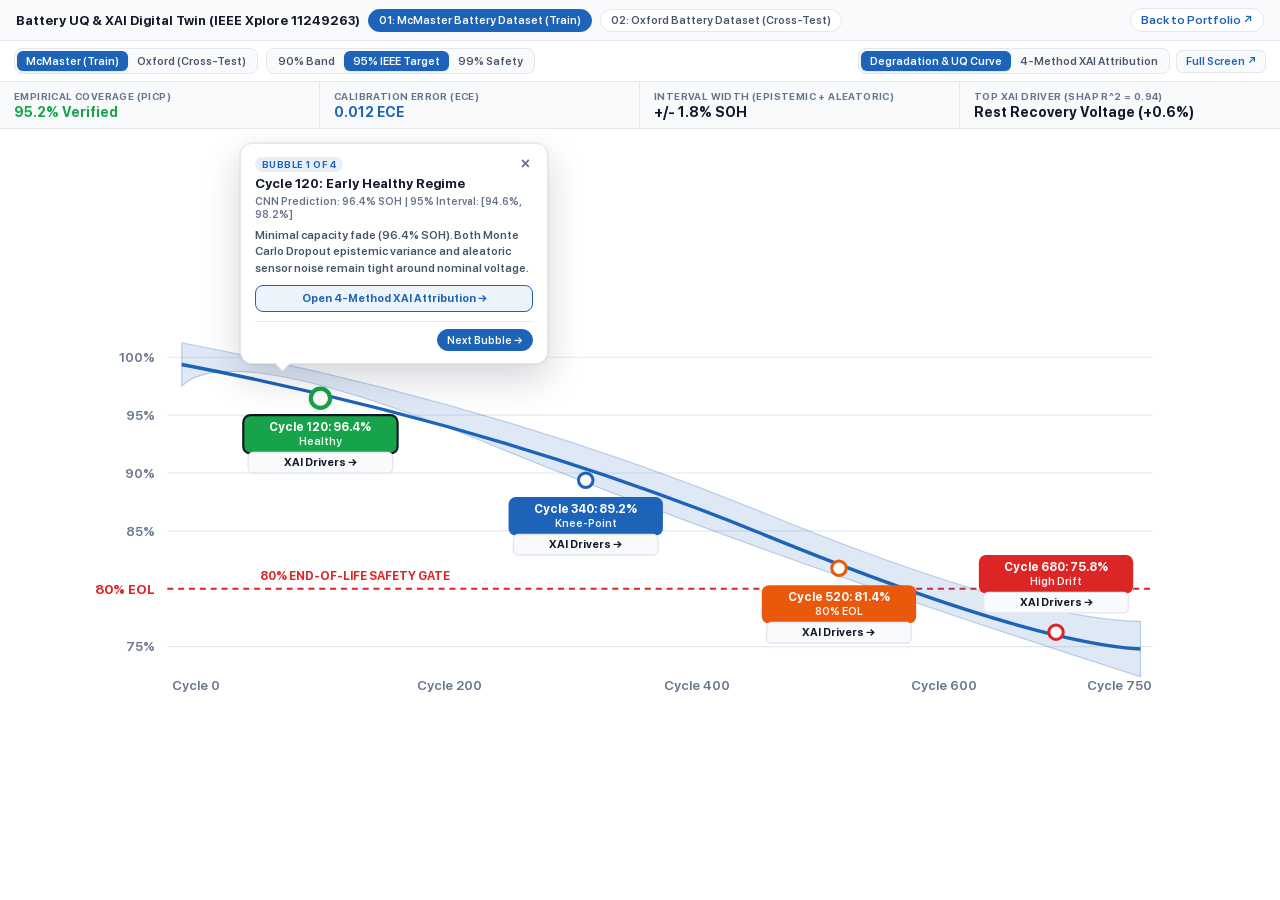
<file: sandbox/uq-battery/index.html>
<!DOCTYPE html>
<html lang="en">
<head>
<meta charset="utf-8" />
<meta name="viewport" content="width=device-width, initial-scale=1" />
<title>Battery UQ &amp; XAI Digital Twin | Interactive Research Sandbox</title>
<style>
  :root {
    --bg: #ffffff;
    --bg-sub: #f8fafc;
    --fg: #111827;
    --fg-sub: #475569;
    --fg-muted: #64748b;
    --border: #e2e8f0;
    --border-soft: #f1f5f9;
    --accent: #1d63b8;
    --col-blue: #1d63b8;
    --col-green: #16a34a;
    --col-orange: #ea580c;
    --col-red: #dc2626;
    --col-purple: #6b46c1;
    --font-sans: -apple-system, BlinkMacSystemFont, "SF Pro Display", "SF Pro Text", "Helvetica Neue", sans-serif;
  }

  [data-theme="dark"] {
    --bg: #121519;
    --bg-sub: #181c22;
    --fg: #f3f4f6;
    --fg-sub: #d1d5db;
    --fg-muted: #9ca3af;
    --border: #2a303b;
    --border-soft: #1f242d;
    --accent: #3b82f6;
    --col-blue: #3b82f6;
  }

  * {
    box-sizing: border-box;
    margin: 0;
    padding: 0;
  }

  html, body {
    height: 100%;
    font-family: var(--font-sans);
    background: var(--bg);
    color: var(--fg);
    overflow: hidden;
    -webkit-font-smoothing: antialiased;
  }

  /* Standalone Top Bar (Hidden automatically when embedded inside portfolio iframe) */
  #standalone-bar {
    display: flex;
    align-items: center;
    justify-content: space-between;
    gap: 12px;
    padding: 8px 16px;
    background: var(--bg-sub);
    border-bottom: 1px solid var(--border);
    font-size: 12px;
  }

  body.is-embedded #standalone-bar,
  body.is-embedded #btn-fullscreen-ext {
    display: none;
  }

  .standalone-left {
    display: flex;
    align-items: center;
    gap: 8px;
  }

  .standalone-brand {
    font-weight: 700;
    font-size: 13px;
    color: var(--fg);
    white-space: nowrap;
  }

  .sc-chip {
    border: 1px solid var(--border);
    background: var(--bg);
    color: var(--fg-sub);
    font-family: inherit;
    font-size: 11px;
    font-weight: 600;
    padding: 4px 10px;
    border-radius: 999px;
    cursor: pointer;
    white-space: nowrap;
  }

  .sc-chip.active {
    background: var(--accent);
    border-color: var(--accent);
    color: #ffffff;
  }

  .standalone-back {
    text-decoration: none;
    color: var(--accent);
    font-weight: 600;
    padding: 4px 10px;
    border-radius: 999px;
    border: 1px solid var(--border);
    background: var(--bg);
    white-space: nowrap;
  }

  /* Main App Container */
  #uq-app {
    display: flex;
    flex-direction: column;
    height: 100%;
    width: 100%;
    background: var(--bg);
  }

  body:not(.is-embedded) #uq-app {
    height: calc(100% - 41px);
  }

  /* Single-Line Clean Top Navigation Bar */
  #uq-topbar {
    display: flex;
    align-items: center;
    justify-content: space-between;
    gap: 8px;
    padding: 7px 14px;
    border-bottom: 1px solid var(--border);
    background: var(--bg);
    flex-shrink: 0;
  }

  .uq-nav-left {
    display: flex;
    align-items: center;
    gap: 8px;
    min-width: 0;
  }

  .back-to-curve-btn {
    display: none;
    align-items: center;
    gap: 5px;
    border: 1px solid var(--accent);
    background: rgba(29, 99, 184, 0.08);
    color: var(--accent);
    font-family: inherit;
    font-size: 11.5px;
    font-weight: 700;
    padding: 4px 11px;
    border-radius: 999px;
    cursor: pointer;
    white-space: nowrap;
    flex-shrink: 0;
    transition: background 0.14s ease, color 0.14s ease;
  }

  .back-to-curve-btn:hover {
    background: var(--accent);
    color: #ffffff;
  }

  body.mode-xai .back-to-curve-btn {
    display: inline-flex;
  }

  .curve-controls-wrap {
    display: inline-flex;
    align-items: center;
    gap: 8px;
  }

  body.mode-xai .curve-controls-wrap {
    display: none;
  }

  .top-cycle-pills {
    display: none;
    align-items: center;
    gap: 5px;
    overflow-x: auto;
  }

  body.mode-xai .top-cycle-pills {
    display: inline-flex;
  }

  .cycle-pill-btn {
    border: 1px solid var(--border);
    background: var(--bg);
    color: var(--fg-sub);
    font-family: inherit;
    font-size: 10.5px;
    font-weight: 600;
    padding: 3.5px 9px;
    border-radius: 999px;
    cursor: pointer;
    white-space: nowrap;
  }

  .cycle-pill-btn.active {
    background: var(--accent);
    border-color: var(--accent);
    color: #ffffff;
  }

  .seg-group {
    display: inline-flex;
    align-items: center;
    padding: 2px;
    border-radius: 8px;
    background: var(--bg-sub);
    border: 1px solid var(--border);
    flex-shrink: 0;
  }

  .seg-btn {
    border: none;
    background: transparent;
    color: var(--fg-sub);
    font-family: inherit;
    font-size: 11px;
    font-weight: 600;
    padding: 3.5px 9px;
    border-radius: 6px;
    cursor: pointer;
    white-space: nowrap;
    transition: background-color 160ms cubic-bezier(0.23, 1, 0.32, 1), color 160ms cubic-bezier(0.23, 1, 0.32, 1), box-shadow 160ms cubic-bezier(0.23, 1, 0.32, 1), transform 140ms cubic-bezier(0.23, 1, 0.32, 1);
  }

  .seg-btn:active,
  .cycle-pill-btn:active,
  .back-to-curve-btn:active,
  .ext-link-btn:active {
    transform: scale(0.97);
  }

  .seg-btn.active {
    background: var(--accent);
    color: #ffffff;
    box-shadow: 0 1px 2px rgba(0, 0, 0, 0.1);
  }

  .uq-nav-right {
    display: flex;
    align-items: center;
    gap: 6px;
    flex-shrink: 0;
  }

  .ext-link-btn {
    border: 1px solid var(--border);
    background: var(--bg-sub);
    color: var(--accent);
    text-decoration: none;
    font-family: inherit;
    font-size: 11px;
    font-weight: 600;
    padding: 4px 9px;
    border-radius: 6px;
    white-space: nowrap;
    flex-shrink: 0;
  }

  /* VIEW 1: FULL-WIDTH BATTERY DEGRADATION & UNCERTAINTY PLOT */
  #uq-curve-view {
    display: flex;
    flex-direction: column;
    flex: 1 1 0%;
    min-height: 0;
    background: var(--bg);
    position: relative;
  }

  body.mode-xai #uq-curve-view {
    display: none;
  }

  /* Clean Telemetry Strip Above Chart */
  .telemetry-bar {
    display: grid;
    grid-template-columns: repeat(4, 1fr);
    border-bottom: 1px solid var(--border);
    background: var(--bg-sub);
    flex-shrink: 0;
  }

  .tel-cell {
    padding: 8px 14px;
    border-right: 1px solid var(--border);
  }

  .tel-cell:last-child {
    border-right: none;
  }

  .tel-lbl {
    font-size: 10px;
    font-weight: 700;
    text-transform: uppercase;
    letter-spacing: 0.04em;
    color: var(--fg-muted);
    margin-bottom: 2px;
    white-space: nowrap;
  }

  .tel-val {
    font-size: 14px;
    font-weight: 700;
    color: var(--fg);
    white-space: nowrap;
  }

  .tel-val.accent {
    color: var(--accent);
  }

  .tel-val.green {
    color: var(--col-green);
  }

  /* Interactive Plot Stage */
  #plot-stage-wrap {
    flex: 1 1 0%;
    position: relative;
    padding: 12px 18px 14px;
    display: flex;
    flex-direction: column;
    justify-content: center;
    overflow: hidden;
  }

  #uq-svg-canvas {
    width: 100%;
    height: auto;
    max-height: 410px;
    display: block;
    user-select: none;
  }

  /* Stacked Cycle Card + Attached "XAI Drivers ->" Strip (Matches Stage 02 Sketch Style) */
  .cycle-node-group {
    cursor: pointer;
  }

  .cycle-card-top {
    transition: filter 0.14s ease;
  }

  .cycle-node-group:hover .cycle-card-top {
    filter: brightness(0.95);
  }

  /* Floating Directional Pop-Up Bubble Next to Selected Cycle Node */
  #uqPopoverBubble {
    position: absolute;
    width: 308px;
    background: var(--bg);
    border: 1px solid var(--border);
    border-radius: 12px;
    box-shadow: 0 14px 36px rgba(15, 23, 42, 0.18), 0 0 0 1px rgba(15, 23, 42, 0.04);
    padding: 12px 14px;
    z-index: 25;
    transition: top 0.18s ease, left 0.18s ease;
  }

  #uqPopoverBubble.is-hidden {
    display: none !important;
  }

  #uqPopoverArrow {
    position: absolute;
    width: 11px;
    height: 11px;
    background: var(--bg);
    transform: rotate(45deg);
    top: 22px;
  }

  #uqPopoverBubble.arrow-left #uqPopoverArrow {
    left: -6px;
    border-left: 1px solid var(--border);
    border-bottom: 1px solid var(--border);
  }

  #uqPopoverBubble.arrow-right #uqPopoverArrow {
    right: -6px;
    border-right: 1px solid var(--border);
    border-top: 1px solid var(--border);
  }

  .pop-top {
    display: flex;
    align-items: center;
    justify-content: space-between;
    gap: 8px;
    margin-bottom: 4px;
  }

  .pop-step {
    font-size: 9.5px;
    font-weight: 700;
    text-transform: uppercase;
    letter-spacing: 0.05em;
    padding: 2px 7px;
    border-radius: 999px;
    background: rgba(29, 99, 184, 0.1);
    color: var(--accent);
  }

  .pop-close {
    border: none;
    background: transparent;
    color: var(--fg-muted);
    font-size: 16px;
    font-weight: 600;
    line-height: 1;
    cursor: pointer;
    padding: 0 3px;
  }

  .pop-title {
    font-size: 13px;
    font-weight: 700;
    color: var(--fg);
    margin-bottom: 2px;
    line-height: 1.28;
  }

  .pop-meta {
    font-size: 10.5px;
    color: var(--fg-muted);
    margin-bottom: 6px;
  }

  .pop-desc {
    font-size: 11.5px;
    line-height: 1.44;
    color: var(--fg-sub);
    margin-bottom: 9px;
  }

  .pop-open-xai-btn {
    width: 100%;
    border: 1px solid var(--accent);
    background: rgba(29, 99, 184, 0.08);
    color: var(--accent);
    font-family: inherit;
    font-size: 11px;
    font-weight: 700;
    padding: 6px 10px;
    border-radius: 8px;
    cursor: pointer;
    margin-bottom: 9px;
    transition: background 0.14s ease, color 0.14s ease;
  }

  .pop-open-xai-btn:hover {
    background: var(--accent);
    color: #ffffff;
  }

  .pop-footer {
    display: flex;
    align-items: center;
    justify-content: flex-end;
    gap: 5px;
    padding-top: 7px;
    border-top: 1px solid var(--border);
  }

  .pop-btn {
    border: 1px solid var(--border);
    background: var(--bg);
    color: var(--fg);
    font-family: inherit;
    font-size: 10.5px;
    font-weight: 600;
    padding: 3.5px 9px;
    border-radius: 999px;
    cursor: pointer;
  }

  .pop-btn.primary {
    background: var(--accent);
    border-color: var(--accent);
    color: #ffffff;
  }

  /* VIEW 2: SCIENTIFIC RESEARCH SHEET (SHAP ATTRIBUTION & 4-METHOD XAI BENCHMARK) */
  #uq-xai-view {
    display: none;
    flex: 1 1 0%;
    min-height: 0;
    overflow-y: auto;
    background: var(--bg-sub);
    padding: 16px 22px 26px;
  }

  body.mode-xai #uq-xai-view {
    display: block;
  }

  .xai-sheet {
    max-width: 820px;
    margin: 0 auto;
    background: var(--bg);
    border: 1px solid var(--border);
    box-shadow: 0 2px 8px rgba(15, 23, 42, 0.05);
    padding: 26px 38px 30px;
  }

  .xai-doc-title {
    font-size: 19px;
    font-weight: 600;
    color: var(--fg);
    margin-bottom: 4px;
    letter-spacing: -0.01em;
  }

  .xai-doc-sub {
    font-size: 12px;
    color: var(--fg-muted);
    margin-bottom: 16px;
    padding-bottom: 12px;
    border-bottom: 1px solid var(--border);
  }

  .xai-sec-head {
    display: flex;
    align-items: center;
    justify-content: space-between;
    gap: 10px;
    margin-bottom: 10px;
  }

  .xai-sec-title {
    font-size: 14px;
    font-weight: 600;
    color: var(--fg);
  }

  /* Horizontal Signed SHAP Attribution Bars */
  .shap-rows {
    display: flex;
    flex-direction: column;
    gap: 8px;
    margin-bottom: 18px;
  }

  .shap-row {
    display: grid;
    grid-template-columns: 220px 1fr 78px;
    align-items: center;
    gap: 12px;
    font-size: 12px;
  }

  .shap-feat-name {
    font-weight: 600;
    color: var(--fg);
    white-space: nowrap;
    overflow: hidden;
    text-overflow: ellipsis;
  }

  .shap-track {
    height: 12px;
    background: var(--border-soft);
    border-radius: 4px;
    overflow: hidden;
    position: relative;
  }

  .shap-bar {
    height: 100%;
    border-radius: 4px;
    transition: width 0.2s ease;
  }

  .shap-bar.neg {
    background: #dc2626;
  }

  .shap-bar.pos {
    background: #16a34a;
  }

  .shap-impact-val {
    font-size: 11.5px;
    font-weight: 700;
    text-align: right;
    white-space: nowrap;
  }

  .shap-impact-val.neg {
    color: #dc2626;
  }

  .shap-impact-val.pos {
    color: #16a34a;
  }

  /* Clean Scientific Benchmark Table (APSIPA ASC 2025 / IEEE Xplore Doc 11249263) */
  .xai-table {
    width: 100%;
    border-collapse: collapse;
    font-size: 12px;
    margin-top: 8px;
    margin-bottom: 16px;
  }

  .xai-table th {
    text-align: left;
    font-size: 10.5px;
    font-weight: 700;
    text-transform: uppercase;
    letter-spacing: 0.04em;
    color: var(--fg-muted);
    padding: 7px 10px;
    border-bottom: 1.5px solid #cbd5e1;
    background: var(--bg-sub);
  }

  .xai-table td {
    padding: 8px 10px;
    border-bottom: 1px solid var(--border);
    color: var(--fg);
  }

  .xai-table tr.is-best td {
    background: rgba(29, 99, 184, 0.05);
    font-weight: 600;
  }

  .xai-foot {
    padding-top: 12px;
    border-top: 1px solid var(--border);
    display: flex;
    align-items: center;
    justify-content: space-between;
    font-size: 11.5px;
    color: var(--fg-muted);
  }
</style>
<style id="apple-sf-webfont">
@font-face {
  font-family: 'SF Pro Display';
  src: local('SF Pro Display Semibold'), local('SF Pro Display'),
       url('../../fonts/SFProDisplay-Semibold.woff2') format('woff2');
  font-weight: 600;
  font-style: normal;
  font-display: swap;
}
@font-face {
  font-family: 'SF Pro Display';
  src: local('SF Pro Display Bold'), local('SF Pro Display'),
       url('../../fonts/SFProDisplay-Bold.woff2') format('woff2');
  font-weight: 700;
  font-style: normal;
  font-display: swap;
}
@font-face {
  font-family: 'SF Pro Text';
  src: local('SF Pro Text Regular'), local('SF Pro Text'),
       url('../../fonts/SFProText-Regular.woff2') format('woff2');
  font-weight: 400;
  font-style: normal;
  font-display: swap;
}
@font-face {
  font-family: 'SF Pro Text';
  src: local('SF Pro Text Medium'), local('SF Pro Text'),
       url('../../fonts/SFProText-Medium.woff2') format('woff2');
  font-weight: 500;
  font-style: normal;
  font-display: swap;
}
@font-face {
  font-family: 'SF Pro Text';
  src: local('SF Pro Text Semibold'), local('SF Pro Text'),
       url('../../fonts/SFProText-Semibold.woff2') format('woff2');
  font-weight: 600;
  font-style: normal;
  font-display: swap;
}
</style>
</head>
<body>
  <div id="standalone-bar">
    <div class="standalone-left">
      <span class="standalone-brand">Battery UQ &amp; XAI Digital Twin (IEEE Xplore 11249263)</span>
      <button type="button" class="sc-chip active" data-ds-chip="mcmaster">01: McMaster Battery Dataset (Train)</button>
      <button type="button" class="sc-chip" data-ds-chip="oxford">02: Oxford Battery Dataset (Cross-Test)</button>
    </div>
    <a href="../../index.html#showcase-uq-xai" class="standalone-back">Back to Portfolio &#8599;</a>
  </div>

  <div id="uq-app">
    <div id="uq-topbar">
      <div class="uq-nav-left">
        <button type="button" class="back-to-curve-btn" id="btn-back-to-curve">
          &#8592; Back to Curve
        </button>

        <div class="top-cycle-pills" id="top-cycle-pills"></div>

        <div class="curve-controls-wrap">
          <div class="seg-group" role="tablist" aria-label="Select Battery Dataset">
            <button type="button" class="seg-btn active" data-ds-btn="mcmaster">McMaster (Train)</button>
            <button type="button" class="seg-btn" data-ds-btn="oxford">Oxford (Cross-Test)</button>
          </div>

          <div class="seg-group" role="tablist" aria-label="Select Confidence Interval">
            <button type="button" class="seg-btn" data-ci-btn="90">90% Band</button>
            <button type="button" class="seg-btn active" data-ci-btn="95">95% IEEE Target</button>
            <button type="button" class="seg-btn" data-ci-btn="99">99% Safety</button>
          </div>
        </div>
      </div>

      <div class="uq-nav-right">
        <div class="seg-group" role="tablist" aria-label="Switch between Degradation Curve and XAI Attribution">
          <button type="button" class="seg-btn active" id="mode-btn-curve">Degradation &amp; UQ Curve</button>
          <button type="button" class="seg-btn" id="mode-btn-xai">4-Method XAI Attribution</button>
        </div>
        <a href="index.html" target="_blank" rel="noopener noreferrer" class="ext-link-btn" id="btn-fullscreen-ext">Full Screen &#8599;</a>
      </div>
    </div>

    <!-- VIEW 1: FULL-WIDTH DEGRADATION & UNCERTAINTY PLOT -->
    <div id="uq-curve-view">
      <div class="telemetry-bar">
        <div class="tel-cell">
          <div class="tel-lbl"> Empirical Coverage (PICP)</div>
          <div class="tel-val green" id="tel-picp">95.2% Verified</div>
        </div>
        <div class="tel-cell">
          <div class="tel-lbl">Calibration Error (ECE)</div>
          <div class="tel-val accent" id="tel-ece">0.012 ECE</div>
        </div>
        <div class="tel-cell">
          <div class="tel-lbl">Interval Width (Epistemic + Aleatoric)</div>
          <div class="tel-val" id="tel-mpiw">+/- 1.8% SOH</div>
        </div>
        <div class="tel-cell">
          <div class="tel-lbl">Top XAI Driver (SHAP R^2 = 0.94)</div>
          <div class="tel-val" id="tel-driver">Terminal Voltage Drop (dV/dt)</div>
        </div>
      </div>

      <div id="plot-stage-wrap">
        <svg id="uq-svg-canvas" viewBox="0 0 920 340" aria-label="Battery State-of-Health Degradation Curve and Conformal Uncertainty Band"></svg>

        <!-- Floating Directional Pop-Up Bubble Next to Selected Cycle Node -->
        <div id="uqPopoverBubble" class="arrow-left" role="dialog" aria-live="polite">
          <div id="uqPopoverArrow"></div>
          <div class="pop-top">
            <span class="pop-step" id="popStepLabel">BUBBLE 1 OF 4</span>
            <button type="button" class="pop-close" id="popCloseBtn" title="Close bubble">&#215;</button>
          </div>
          <div class="pop-title" id="popTitle">Cycle 120: Early Healthy Regime</div>
          <div class="pop-meta" id="popMeta">CNN Prediction: 89.2% SOH | 95% Interval: [87.4%, 91.0%]</div>
          <div class="pop-desc" id="popDesc">
            Lithium-plating and solid-electrolyte interphase growth accelerate capacity fade past Cycle 340. Click "XAI Drivers ->" below any node to inspect the 4-method feature attribution breakdown.
          </div>
          <button type="button" class="pop-open-xai-btn" id="popOpenXaiBtn">
            Open 4-Method XAI Attribution &#8594;
          </button>
          <div class="pop-footer">
            <button type="button" class="pop-btn" id="popPrevBtn">&#8592; Back</button>
            <button type="button" class="pop-btn primary" id="popNextBtn">Next Bubble &#8594;</button>
          </div>
        </div>
      </div>
    </div>

    <!-- VIEW 2: FULL-PAGE SCIENTIFIC XAI ATTRIBUTION SHEET -->
    <div id="uq-xai-view">
      <article class="xai-sheet" id="xai-sheet-content"></article>
    </div>
  </div>

<script>
(function () {
  const params = new URLSearchParams(window.location.search);
  if (params.get("embed") === "1" || window.self !== window.top) {
    document.body.classList.add("is-embedded");
  }
  try {
    let initTheme = null;
    if (window.parent && window.parent !== window && window.parent.document && window.parent.document.documentElement) {
      initTheme = window.parent.document.documentElement.getAttribute("data-theme");
    }
    if (!initTheme) {
      initTheme = localStorage.getItem("eliaslim_theme_pref");
    }
    if (initTheme === "dark" || initTheme === "light") {
      document.documentElement.setAttribute("data-theme", initTheme);
    }
  } catch (_) {}

  const CI_CONFIG = {
    "90": { scale: 0.72, picp: "90.4% Verified", halfWidth: 1.3 },
    "95": { scale: 1.0, picp: "95.2% Verified", halfWidth: 1.8 },
    "99": { scale: 1.42, picp: "98.9% Verified", halfWidth: 2.6 }
  };

  const DATASETS = {
    mcmaster: {
      name: "McMaster Battery Dataset (Training & Validation)",
      ece: "0.012 ECE",
      offsetY: 0,
      cycles: [
        {
          id: "c120",
          cycle: 120,
          soh: 96.4,
          xPx: 195,
          yPx: 74,
          color: "var(--col-green)",
          shortPill: "Cycle 120: Healthy",
          title: "Cycle 120: Early Healthy Regime",
          desc: "Minimal capacity fade (96.4% SOH). Both Monte Carlo Dropout epistemic variance and aleatoric sensor noise remain tight around nominal voltage.",
          topDriver: "Rest Recovery Voltage (+0.6%)",
          shap: [
            { name: "Terminal Voltage Drop (dV/dt)", pct: 22, label: "-0.7% SOH", neg: true },
            { name: "Peak Cell Temperature (32.4 deg C)", pct: 16, label: "-0.4% SOH", neg: true },
            { name: "Internal Resistance (R_int)", pct: 14, label: "-0.3% SOH", neg: true },
            { name: "Rest Recovery Voltage", pct: 28, label: "+0.6% SOH", neg: false }
          ]
        },
        {
          id: "c340",
          cycle: 340,
          soh: 89.2,
          xPx: 415,
          yPx: 142,
          color: "var(--col-blue)",
          shortPill: "Cycle 340: Knee-Point",
          title: "Cycle 340: Capacity Knee-Point Onset",
          desc: "Inflection point where solid-electrolyte interphase growth accelerates capacity fade. SHAP pinpoints terminal voltage slope (dV/dt) as the primary driver.",
          topDriver: "Terminal Voltage Drop (dV/dt)",
          shap: [
            { name: "Terminal Voltage Drop (dV/dt)", pct: 68, label: "-2.9% SOH", neg: true },
            { name: "Internal Resistance Growth (R_int)", pct: 49, label: "-1.8% SOH", neg: true },
            { name: "Peak Cell Temperature (37.8 deg C)", pct: 38, label: "-1.3% SOH", neg: true },
            { name: "CC-CV Charge Time Constant", pct: 24, label: "-0.7% SOH", neg: true }
          ]
        },
        {
          id: "c520",
          cycle: 520,
          soh: 81.4,
          xPx: 625,
          yPx: 215,
          color: "var(--col-orange)",
          shortPill: "Cycle 520: 80% EOL",
          title: "Cycle 520: Approaching 80% End-of-Life Gate",
          desc: "Lower bound of the 95% Adaptive Conformal Inference interval crosses the critical 80% End-of-Life safety threshold before the point prediction alone would alert operators.",
          topDriver: "Terminal Voltage Drop (-3.8%)",
          shap: [
            { name: "Terminal Voltage Drop (dV/dt)", pct: 86, label: "-3.8% SOH", neg: true },
            { name: "Peak Cell Temperature (41.2 deg C)", pct: 64, label: "-2.4% SOH", neg: true },
            { name: "Internal Resistance Growth (R_int)", pct: 52, label: "-1.9% SOH", neg: true },
            { name: "CC-CV Charge Time Constant", pct: 30, label: "-0.8% SOH", neg: true }
          ]
        },
        {
          id: "c680",
          cycle: 680,
          soh: 75.8,
          xPx: 805,
          yPx: 268,
          color: "var(--col-red)",
          shortPill: "Cycle 680: High Drift",
          title: "Cycle 680: Post-EOL High Epistemic Uncertainty",
          desc: "Severe thermal resistance growth past 80% EOL. Epistemic uncertainty widens noticeably to reflect sparse extreme-ageing training samples.",
          topDriver: "Internal Resistance (-4.6%)",
          shap: [
            { name: "Internal Resistance Growth (R_int)", pct: 94, label: "-4.6% SOH", neg: true },
            { name: "Terminal Voltage Drop (dV/dt)", pct: 82, label: "-3.9% SOH", neg: true },
            { name: "Peak Cell Temperature (44.6 deg C)", pct: 71, label: "-2.8% SOH", neg: true },
            { name: "Rest Recovery Voltage", pct: 18, label: "+0.3% SOH", neg: false }
          ]
        }
      ]
    },
    oxford: {
      name: "Oxford Battery Degradation Dataset (Cross-Dataset Generalisation)",
      ece: "0.016 ECE",
      offsetY: 8,
      cycles: [
        {
          id: "c120",
          cycle: 120,
          soh: 95.8,
          xPx: 195,
          yPx: 80,
          color: "var(--col-green)",
          shortPill: "Cycle 120: Healthy",
          title: "Cycle 120 (Oxford Cell): Cross-Domain Baseline",
          desc: "Zero-shot transfer from McMaster to Oxford pouch cells preserves 95.2% empirical interval coverage via Adaptive Conformal Inference recalibration.",
          topDriver: "Charge Curve Slope (-0.8%)",
          shap: [
            { name: "Terminal Voltage Drop (dV/dt)", pct: 26, label: "-0.8% SOH", neg: true },
            { name: "Peak Cell Temperature (33.1 deg C)", pct: 19, label: "-0.5% SOH", neg: true },
            { name: "Internal Resistance (R_int)", pct: 15, label: "-0.4% SOH", neg: true },
            { name: "Rest Recovery Voltage", pct: 25, label: "+0.5% SOH", neg: false }
          ]
        },
        {
          id: "c340",
          cycle: 340,
          soh: 88.1,
          xPx: 415,
          yPx: 151,
          color: "var(--col-blue)",
          shortPill: "Cycle 340: Knee-Point",
          title: "Cycle 340 (Oxford Cell): Cross-Dataset Knee-Point",
          desc: "Adaptive Conformal Inference adjusts interval width automatically on unseen Oxford drive-cycle profiles without retraining CNN weights.",
          topDriver: "Terminal Voltage Drop (-3.1%)",
          shap: [
            { name: "Terminal Voltage Drop (dV/dt)", pct: 72, label: "-3.1% SOH", neg: true },
            { name: "Internal Resistance Growth (R_int)", pct: 54, label: "-2.0% SOH", neg: true },
            { name: "Peak Cell Temperature (38.5 deg C)", pct: 41, label: "-1.4% SOH", neg: true },
            { name: "CC-CV Charge Time Constant", pct: 28, label: "-0.9% SOH", neg: true }
          ]
        },
        {
          id: "c520",
          cycle: 520,
          soh: 80.5,
          xPx: 625,
          yPx: 223,
          color: "var(--col-orange)",
          shortPill: "Cycle 520: 80% EOL",
          title: "Cycle 520 (Oxford Cell): Early EOL Safety Alert",
          desc: "Lower calibrated bound crosses 80% SOH 38 cycles ahead of uncalibrated point estimates, preventing unexpected cell failure.",
          topDriver: "Terminal Voltage Drop (-4.1%)",
          shap: [
            { name: "Terminal Voltage Drop (dV/dt)", pct: 89, label: "-4.1% SOH", neg: true },
            { name: "Peak Cell Temperature (42.0 deg C)", pct: 68, label: "-2.6% SOH", neg: true },
            { name: "Internal Resistance Growth (R_int)", pct: 56, label: "-2.1% SOH", neg: true },
            { name: "CC-CV Charge Time Constant", pct: 33, label: "-1.0% SOH", neg: true }
          ]
        },
        {
          id: "c680",
          cycle: 680,
          soh: 74.6,
          xPx: 805,
          yPx: 278,
          color: "var(--col-red)",
          shortPill: "Cycle 680: High Drift",
          title: "Cycle 680 (Oxford Cell): Deep Ageing Regime",
          desc: "SHAP retains R^2 = 0.94 feature ranking consistency across cross-dataset cells compared to LIME (0.86) and Integrated Gradients (0.89).",
          topDriver: "Internal Resistance (-4.9%)",
          shap: [
            { name: "Internal Resistance Growth (R_int)", pct: 96, label: "-4.9% SOH", neg: true },
            { name: "Terminal Voltage Drop (dV/dt)", pct: 84, label: "-4.2% SOH", neg: true },
            { name: "Peak Cell Temperature (45.1 deg C)", pct: 74, label: "-3.0% SOH", neg: true },
            { name: "Rest Recovery Voltage", pct: 16, label: "+0.2% SOH", neg: false }
          ]
        }
      ]
    }
  };

  let curDataset = "mcmaster";
  let curCi = "95";
  let activeCycleIdx = 0; /* Default on Cycle 120: Early Healthy Regime */
  let curViewMode = "curve"; /* "curve" | "xai" */
  let isBubbleOpen = true;

  const svgCanvas = document.getElementById("uq-svg-canvas");
  const pop = document.getElementById("uqPopoverBubble");
  const popStepLabel = document.getElementById("popStepLabel");
  const popTitle = document.getElementById("popTitle");
  const popMeta = document.getElementById("popMeta");
  const popDesc = document.getElementById("popDesc");
  const popOpenXaiBtn = document.getElementById("popOpenXaiBtn");
  const popPrev = document.getElementById("popPrevBtn");
  const popNext = document.getElementById("popNextBtn");
  const popClose = document.getElementById("popCloseBtn");

  function closeBatteryBubble() {
    isBubbleOpen = false;
    pop.classList.add("is-hidden");
    pop.style.display = "none";
  }
  const modeBtnCurve = document.getElementById("mode-btn-curve");
  const modeBtnXai = document.getElementById("mode-btn-xai");
  const btnBackToCurve = document.getElementById("btn-back-to-curve");
  const topCyclePills = document.getElementById("top-cycle-pills");
  const xaiSheetEl = document.getElementById("xai-sheet-content");

  const telPicp = document.getElementById("tel-picp");
  const telEce = document.getElementById("tel-ece");
  const telMpiw = document.getElementById("tel-mpiw");
  const telDriver = document.getElementById("tel-driver");

  function setViewMode(mode, cycleIdx) {
    if (typeof cycleIdx === "number") {
      activeCycleIdx = cycleIdx;
    }
    curViewMode = mode;
    document.body.classList.toggle("mode-xai", mode === "xai");
    modeBtnCurve.classList.toggle("active", mode === "curve");
    modeBtnXai.classList.toggle("active", mode === "xai");

    if (mode === "xai") {
      renderXaiSheet();
    } else {
      renderCurvePlot();
      if (isBubbleOpen) {
        showBubbleForCycle(activeCycleIdx);
      } else {
        closeBatteryBubble();
      }
    }
  }

  function renderCurvePlot() {
    const ds = DATASETS[curDataset];
    const ci = CI_CONFIG[curCi];
    const activeNode = ds.cycles[activeCycleIdx] || ds.cycles[1];
    const halfPx = Math.round(18 * ci.scale);
    const dy = ds.offsetY;

    telPicp.textContent = ci.picp;
    telEce.textContent = ds.ece;
    telMpiw.textContent = `+/- ${ci.halfWidth.toFixed(1)}% SOH`;
    telDriver.textContent = activeNode.topDriver;

    /* Grid lines & Y Axis Labels (100% down to 75% SOH) */
    const yTicks = [
      { lbl: "100%", y: 40 },
      { lbl: "95%", y: 88 },
      { lbl: "90%", y: 136 },
      { lbl: "85%", y: 184 },
      { lbl: "80% EOL", y: 232, eol: true },
      { lbl: "75%", y: 280 }
    ];

    let gridSvg = yTicks.map(t => `
      <line x1="68" y1="${t.y}" x2="885" y2="${t.y}"
        stroke="${t.eol ? "#dc2626" : "var(--border)"}"
        stroke-width="${t.eol ? "1.5" : "1"}"
        stroke-dasharray="${t.eol ? "5 4" : "none"}" />
      <text x="58" y="${t.y + 4}" text-anchor="end"
        font-size="11" font-weight="${t.eol ? "700" : "500"}"
        fill="${t.eol ? "#dc2626" : "var(--fg-muted)"}">${t.lbl}</text>
    `).join("");

    gridSvg += `
      <text x="145" y="225" text-anchor="start" font-size="10" font-weight="700" fill="#dc2626">
        80% END-OF-LIFE SAFETY GATE
      </text>
      <text x="72" y="316" font-size="11" fill="var(--fg-muted)">Cycle 0</text>
      <text x="275" y="316" font-size="11" fill="var(--fg-muted)">Cycle 200</text>
      <text x="480" y="316" font-size="11" fill="var(--fg-muted)">Cycle 400</text>
      <text x="685" y="316" font-size="11" fill="var(--fg-muted)">Cycle 600</text>
      <text x="885" y="316" text-anchor="end" font-size="11" fill="var(--fg-muted)">Cycle 750</text>
    `;

    /* Smooth CNN Degradation Trajectory + Adaptive Conformal Inference (ACI) Band */
    const bandPath = `
      M 80 ${46 + dy - halfPx}
      Q 340 ${96 + dy - halfPx}, 560 ${186 + dy - halfPx}
      T 875 ${282 + dy - Math.round(halfPx * 1.25)}
      L 875 ${282 + dy + Math.round(halfPx * 1.25)}
      Q 560 ${186 + dy + halfPx}, 340 ${96 + dy + halfPx}
      T 80 ${46 + dy + halfPx} Z
    `;

    const curvePath = `
      M 80 ${46 + dy}
      Q 340 ${96 + dy}, 560 ${186 + dy}
      T 875 ${282 + dy}
    `;

    let nodesSvg = ds.cycles.map((c, idx) => {
      const isSel = idx === activeCycleIdx;
      const cardW = 128;
      const cardX = c.xPx - Math.round(cardW / 2);
      const placeAbove = idx === 3;
      const cardY = placeAbove ? (c.yPx - 64) : (c.yPx + 14);
      const tabY = cardY + 31;

      return `
        <g class="cycle-node-group" data-cycle-idx="${idx}">
          <circle cx="${c.xPx}" cy="${c.yPx}" r="${isSel ? "8" : "6"}"
            fill="var(--bg)" stroke="${c.color}" stroke-width="${isSel ? "3.5" : "2.5"}" />
          <!-- Upper Rounded Card -->
          <g class="cycle-card-top" data-select-cycle="${idx}">
            <rect x="${cardX}" y="${cardY}" width="${cardW}" height="32" rx="6"
              fill="${c.color}" stroke="${isSel ? "var(--fg)" : "none"}" stroke-width="1.8" />
            <text x="${c.xPx}" y="${cardY + 13}" text-anchor="middle" font-size="10" font-weight="700" fill="#ffffff">
              Cycle ${c.cycle}: ${c.soh}%
            </text>
            <text x="${c.xPx}" y="${cardY + 25}" text-anchor="middle" font-size="9" fill="rgba(255,255,255,0.92)">
              ${c.shortPill.split(": ")[1]}
            </text>
          </g>
          <!-- Lower Attached "XAI Drivers ->" Strip -->
          <g data-open-xai="${idx}">
            <rect x="${cardX + 4}" y="${tabY}" width="${cardW - 8}" height="17" rx="4"
              fill="var(--bg-sub)" stroke="var(--border)" stroke-width="1.2" />
            <text x="${c.xPx}" y="${tabY + 11.5}" text-anchor="middle" font-size="9.2" font-weight="700" fill="var(--fg)">
              XAI Drivers &#8594;
            </text>
          </g>
        </g>
      `;
    }).join("");

    svgCanvas.innerHTML = `
      ${gridSvg}
      <path d="${bandPath}" fill="rgba(29, 99, 184, 0.14)" stroke="rgba(29, 99, 184, 0.28)" stroke-width="1" />
      <path d="${curvePath}" fill="none" stroke="#1d63b8" stroke-width="2.8" />
      ${nodesSvg}
    `;
  }

  function showBubbleForCycle(idx) {
    const ds = DATASETS[curDataset];
    const ci = CI_CONFIG[curCi];
    activeCycleIdx = Math.max(0, Math.min(ds.cycles.length - 1, idx));
    isBubbleOpen = true;
    renderCurvePlot();

    const c = ds.cycles[activeCycleIdx];
    const lo = (c.soh - ci.halfWidth).toFixed(1);
    const hi = (c.soh + ci.halfWidth).toFixed(1);

    pop.style.display = "";
    pop.classList.remove("is-hidden");
    popStepLabel.textContent = `BUBBLE ${activeCycleIdx + 1} OF ${ds.cycles.length}`;
    popTitle.textContent = c.title;
    popMeta.textContent = `CNN Prediction: ${c.soh}% SOH | ${curCi}% Interval: [${lo}%, ${hi}%]`;
    popDesc.textContent = c.desc;

    popPrev.style.display = activeCycleIdx === 0 ? "none" : "inline-flex";
    const isLast = activeCycleIdx >= ds.cycles.length - 1;
    popNext.textContent = isLast ? "Close Bubble" : "Next Bubble \u2192";

    const stageEl = document.getElementById("plot-stage-wrap");
    const svgRect = svgCanvas.getBoundingClientRect();
    const stageRect = stageEl.getBoundingClientRect();
    if (svgRect.width > 0) {
      const scaleX = svgRect.width / 920;
      const nodeScreenX = (svgRect.left - stageRect.left) + (c.xPx * scaleX);
      const bubW = 308;

      let leftPx = Math.max(240, Math.min(stageRect.width - bubW - 24, nodeScreenX - Math.round(bubW / 2)));
      pop.classList.remove("arrow-left", "arrow-right");
      const arrowEl = document.getElementById("uqPopoverArrow");
      arrowEl.style.top = "auto";
      arrowEl.style.bottom = "-6px";
      arrowEl.style.left = Math.max(24, Math.min(bubW - 34, Math.round(nodeScreenX - leftPx - 6))) + "px";
      arrowEl.style.right = "auto";
      arrowEl.style.border = "none";
      arrowEl.style.borderRight = "1px solid var(--border)";
      arrowEl.style.borderBottom = "1px solid var(--border)";

      pop.style.left = Math.round(leftPx) + "px";
      pop.style.top = "14px";
    }
  }

  function renderXaiSheet() {
    const ds = DATASETS[curDataset];
    const c = ds.cycles[activeCycleIdx] || ds.cycles[1];
    const ci = CI_CONFIG[curCi];

    topCyclePills.innerHTML = ds.cycles.map((item, i) => `
      <button type="button" class="cycle-pill-btn ${i === activeCycleIdx ? "active" : ""}" data-top-cycle="${i}">
        ${item.shortPill}
      </button>
    `).join("");

    xaiSheetEl.innerHTML = `
      <h1 class="xai-doc-title">XAI Attribution &amp; Calibration Report: Cycle ${c.cycle} (${c.soh}% Predicted SOH)</h1>
      <div class="xai-doc-sub">
        Dataset: ${ds.name} | ${curCi}% Adaptive Conformal Band: [${(c.soh - ci.halfWidth).toFixed(1)}%, ${(c.soh + ci.halfWidth).toFixed(1)}% SOH] | IEEE Xplore Doc 11249263
      </div>

      <div class="xai-sec-head">
        <span class="xai-sec-title">1. Sensor Feature Attributions at Cycle ${c.cycle} (SHAP Signed Impact on SOH)</span>
      </div>
      <div class="shap-rows">
        ${c.shap.map(row => `
          <div class="shap-row">
            <div class="shap-feat-name">${row.name}</div>
            <div class="shap-track">
              <div class="shap-bar ${row.neg ? "neg" : "pos"}" style="width:${row.pct}%;"></div>
            </div>
            <div class="shap-impact-val ${row.neg ? "neg" : "pos"}">${row.label}</div>
          </div>
        `).join("")}
      </div>

      <div class="xai-sec-head">
        <span class="xai-sec-title">2. Four-Method XAI Stability &amp; Fidelity Benchmark (APSIPA ASC 2025)</span>
      </div>
      <table class="xai-table">
        <thead>
          <tr>
            <th>Attribution Method</th>
            <th>Fidelity (MAE)</th>
            <th>Consistency (R^2)</th>
            <th>Counterfactual Stability</th>
            <th>Key Finding</th>
          </tr>
        </thead>
        <tbody>
          <tr class="is-best">
            <td>SHAP (Selected Default)</td>
            <td>0.011 (Best)</td>
            <td>0.94 (Highest)</td>
            <td>96.4% Valid</td>
            <td>Strongest cross-cycle stability across voltage and thermal ageing regimes</td>
          </tr>
          <tr>
            <td>Integrated Gradients</td>
            <td>0.015</td>
            <td>0.89</td>
            <td>92.8% Valid</td>
            <td>Smooth gradient path along CNN convolutional layers; slight high-cycle variance</td>
          </tr>
          <tr>
            <td>LIME</td>
            <td>0.019</td>
            <td>0.86</td>
            <td>88.5% Valid</td>
            <td>Fast local linear surrogate; sensitive to perturbation kernel width near knee-point</td>
          </tr>
          <tr>
            <td>Counterfactuals</td>
            <td>0.017</td>
            <td>0.91</td>
            <td>97.1% Valid</td>
            <td>Actionable minimum delta thresholds for battery management thermal throttling</td>
          </tr>
        </tbody>
      </table>

      <div class="xai-foot">
        <span>Cross-dataset transfer validated from McMaster training cells to unseen Oxford pouch cells.</span>
        <button type="button" class="pop-btn primary" id="xai-bottom-back-btn">&#8592; Return to Degradation Curve</button>
      </div>
    `;

    document.getElementById("xai-bottom-back-btn").addEventListener("click", () => {
      setViewMode("curve");
    });
  }

  /* Click Delegation on Curve SVG */
  svgCanvas.addEventListener("click", (e) => {
    const openXaiEl = e.target.closest("[data-open-xai]");
    if (openXaiEl) {
      e.stopPropagation();
      setViewMode("xai", parseInt(openXaiEl.getAttribute("data-open-xai"), 10));
      return;
    }
    const selEl = e.target.closest("[data-select-cycle], [data-cycle-idx]");
    if (selEl) {
      const raw = selEl.getAttribute("data-select-cycle") || selEl.getAttribute("data-cycle-idx");
      showBubbleForCycle(parseInt(raw, 10));
    }
  });

  topCyclePills.addEventListener("click", (e) => {
    const btn = e.target.closest("[data-top-cycle]");
    if (btn) {
      activeCycleIdx = parseInt(btn.getAttribute("data-top-cycle"), 10);
      renderXaiSheet();
    }
  });

  function selectDataset(dsKey) {
    if (!DATASETS[dsKey]) return;
    curDataset = dsKey;
    document.querySelectorAll("[data-ds-btn]").forEach(b => {
      b.classList.toggle("active", b.getAttribute("data-ds-btn") === dsKey);
    });
    document.querySelectorAll("[data-ds-chip]").forEach(b => {
      b.classList.toggle("active", b.getAttribute("data-ds-chip") === dsKey);
    });
    if (curViewMode === "xai") renderXaiSheet();
    else {
      renderCurvePlot();
      if (isBubbleOpen) showBubbleForCycle(activeCycleIdx);
    }
  }

  function selectConfidence(ciKey) {
    if (!CI_CONFIG[ciKey]) return;
    curCi = ciKey;
    document.querySelectorAll("[data-ci-btn]").forEach(b => {
      b.classList.toggle("active", b.getAttribute("data-ci-btn") === ciKey);
    });
    if (curViewMode === "xai") renderXaiSheet();
    else {
      renderCurvePlot();
      if (isBubbleOpen) showBubbleForCycle(activeCycleIdx);
    }
  }

  document.querySelectorAll("[data-ds-btn]").forEach(b => {
    b.addEventListener("click", () => selectDataset(b.getAttribute("data-ds-btn")));
  });
  document.querySelectorAll("[data-ds-chip]").forEach(b => {
    b.addEventListener("click", () => selectDataset(b.getAttribute("data-ds-chip")));
  });
  document.querySelectorAll("[data-ci-btn]").forEach(b => {
    b.addEventListener("click", () => selectConfidence(b.getAttribute("data-ci-btn")));
  });

  modeBtnCurve.addEventListener("click", () => setViewMode("curve"));
  btnBackToCurve.addEventListener("click", () => setViewMode("curve"));
  modeBtnXai.addEventListener("click", () => setViewMode("xai", activeCycleIdx));
  popOpenXaiBtn.addEventListener("click", () => setViewMode("xai", activeCycleIdx));

  pop.addEventListener("click", (e) => e.stopPropagation());

  popClose.addEventListener("click", (e) => {
    e.stopPropagation();
    closeBatteryBubble();
  });

  popPrev.addEventListener("click", (e) => {
    e.stopPropagation();
    if (activeCycleIdx > 0) {
      showBubbleForCycle(activeCycleIdx - 1);
    }
  });

  popNext.addEventListener("click", (e) => {
    e.stopPropagation();
    const total = DATASETS[curDataset].cycles.length;
    if (activeCycleIdx >= total - 1 || popNext.textContent.indexOf("Close") !== -1) {
      closeBatteryBubble();
    } else {
      showBubbleForCycle(activeCycleIdx + 1);
    }
  });

  window.addEventListener("message", (ev) => {
    if (ev.source !== window.parent) return;
    if (window.location.origin && window.location.origin !== "null" && ev.origin && ev.origin !== window.location.origin) return;
    const msg = ev && ev.data;
    if (!msg || typeof msg !== "object") return;
    if (msg.source === "portfolio-uq-host") {
      if (msg.action === "ci" && msg.arg) selectConfidence(msg.arg);
      else if (msg.action === "dataset" && msg.arg) selectDataset(msg.arg);
      return;
    }
    if (msg.type === "setTheme") {
      document.documentElement.setAttribute("data-theme", msg.theme === "dark" ? "dark" : "light");
    }
  });

  renderCurvePlot();
  setTimeout(() => { if (isBubbleOpen) showBubbleForCycle(0); }, 60);
})();
</script>
</body>
</html>
</file>
<file: styles.css>
/* Self-Hosted Authentic Apple San Francisco Typography (SF Pro Display + SF Pro Text) */
@font-face {
  font-family: 'SF Pro Display';
  src: local('SF Pro Display Regular'), local('SF Pro Display'),
       url('fonts/SFProDisplay-Regular.woff2') format('woff2');
  font-weight: 400;
  font-style: normal;
  font-display: swap;
}
@font-face {
  font-family: 'SF Pro Display';
  src: local('SF Pro Display Medium'), local('SF Pro Display'),
       url('fonts/SFProDisplay-Medium.woff2') format('woff2');
  font-weight: 500;
  font-style: normal;
  font-display: swap;
}
@font-face {
  font-family: 'SF Pro Display';
  src: local('SF Pro Display Semibold'), local('SF Pro Display'),
       url('fonts/SFProDisplay-Semibold.woff2') format('woff2');
  font-weight: 600;
  font-style: normal;
  font-display: swap;
}
@font-face {
  font-family: 'SF Pro Display';
  src: local('SF Pro Display Bold'), local('SF Pro Display'),
       url('fonts/SFProDisplay-Bold.woff2') format('woff2');
  font-weight: 700;
  font-style: normal;
  font-display: swap;
}
@font-face {
  font-family: 'SF Pro Text';
  src: local('SF Pro Text Regular'), local('SF Pro Text'),
       url('fonts/SFProText-Regular.woff2') format('woff2');
  font-weight: 400;
  font-style: normal;
  font-display: swap;
}
@font-face {
  font-family: 'SF Pro Text';
  src: local('SF Pro Text Medium'), local('SF Pro Text'),
       url('fonts/SFProText-Medium.woff2') format('woff2');
  font-weight: 500;
  font-style: normal;
  font-display: swap;
}
@font-face {
  font-family: 'SF Pro Text';
  src: local('SF Pro Text Semibold'), local('SF Pro Text'),
       url('fonts/SFProText-Semibold.woff2') format('woff2');
  font-weight: 600;
  font-style: normal;
  font-display: swap;
}
@font-face {
  font-family: 'SF Pro Text';
  src: local('SF Pro Text Bold'), local('SF Pro Text'),
       url('fonts/SFProText-Bold.woff2') format('woff2');
  font-weight: 700;
  font-style: normal;
  font-display: swap;
}

/* ==========================================================================
   Elias Lim: Light-First Scroll-Animated Repository Showcase (styles.css)
   Scroll-Driven 3D Stage, Full-Width Repo Showcases, 2-Column Promo Grid
   ========================================================================== */

:root {
  /* Default Light Theme Tokens (Crisp Alabaster & Silver Titanium) */
  --bg-primary: #f5f5f7;
  --bg-elevated: #ffffff;
  --bg-canvas: #f2f3f7;
  --bg-subtle: #e5e7ed;
  --bg-nav: rgba(255, 255, 255, 0.84);
  --bg-hero: radial-gradient(ellipse 80% 55% at 50% 58%, #e8eef7 0%, #ffffff 74%);

  --text-primary: #1d1d1f;
  --text-secondary: #49494d;
  --text-muted: #6e6e73;

  --border-subtle: rgba(0, 0, 0, 0.08);
  --border-strong: rgba(0, 0, 0, 0.16);

  --apple-blue: #0071e3;
  --apple-blue-hover: #0077ed;
  --apple-link: #0066cc;

  --accent: #0071e3;
  --accent-subtle: rgba(0, 113, 227, 0.1);
  --accent-text: #0066cc;

  --signal-green: #1d9bf0;
  --signal-emerald: #1f9d55;
  --signal-amber: #d97706;
  --signal-teal: #0891b2;

  --shadow-sm: 0 2px 6px rgba(15, 23, 42, 0.04);
  --shadow-card: 0 6px 24px rgba(15, 23, 42, 0.05);
  --shadow-card-hover: 0 16px 38px rgba(15, 23, 42, 0.09);
  --shadow-deck:
    0 24px 60px rgba(15, 23, 42, 0.12),
    0 2px 8px rgba(15, 23, 42, 0.05);
  --shadow-modal: 0 28px 68px rgba(15, 23, 42, 0.22);

  --wordmark-gradient: linear-gradient(
    112deg,
    #cbd5e1 0%,
    #64748b 18%,
    #38bdf8 34%,
    #e0f2fe 42%,
    #0284c7 50%,
    #94a3b8 64%,
    #f59e0b 78%,
    #64748b 90%,
    #cbd5e1 100%
  );

  --font-display: 'SF Pro Display', -apple-system, BlinkMacSystemFont, 'Helvetica Neue', Arial, sans-serif;
  --font-sans: 'SF Pro Text', -apple-system, BlinkMacSystemFont, 'Helvetica Neue', Arial, sans-serif;
  --font-mono: 'SF Pro Text', -apple-system, BlinkMacSystemFont, 'Helvetica Neue', Arial, sans-serif;

  --glass-specular: inset 0 1px 0 rgba(255, 255, 255, 0.88), inset 0 0 0 0.5px rgba(255, 255, 255, 0.52);

  --max-width: 1080px;
  --radius-sm: 12px;
  --radius-md: 20px;
  --radius-lg: 28px;
  --radius-pill: 980px;

  --spring-out: cubic-bezier(0.16, 1, 0.3, 1);
  --spring-bounce: cubic-bezier(0.34, 1.45, 0.64, 1);
  --ease-smooth: cubic-bezier(0.22, 1, 0.36, 1);
  --ease-out: cubic-bezier(0.23, 1, 0.32, 1);
  --ease-in-out: cubic-bezier(0.77, 0, 0.175, 1);
}

[data-theme="dark"] {
  --signal-green: #22c55e;
  /* True OLED Material Hierarchy (Apple macOS Pro Dark Finish) */
  --bg-primary: #000000;
  --bg-elevated: #121215;
  --bg-canvas: #18181c;
  --bg-subtle: #232329;
  --bg-nav: rgba(18, 18, 21, 0.84);
  --bg-hero: radial-gradient(ellipse 80% 55% at 50% 58%, #111622 0%, #000000 76%);

  --text-primary: #f5f5f7;
  --text-secondary: #a1a1a6;
  --text-muted: #86868b;

  --border-subtle: rgba(255, 255, 255, 0.09);
  --border-strong: rgba(255, 255, 255, 0.2);

  --apple-blue: #0071e3;
  --apple-blue-hover: #0077ed;
  --apple-link: #2997ff;

  --accent: #2997ff;
  --accent-subtle: rgba(41, 151, 255, 0.15);
  --accent-text: #5ac8fa;

  --signal-emerald: #30d158;
  --signal-amber: #ffd60a;
  --signal-teal: #64d2ff;

  --shadow-sm: 0 2px 10px rgba(0, 0, 0, 0.55);
  --shadow-card: 0 12px 34px rgba(0, 0, 0, 0.65);
  --shadow-card-hover: 0 20px 48px rgba(0, 0, 0, 0.82);
  --shadow-deck: 0 30px 76px rgba(0, 0, 0, 0.9);
  --shadow-modal: 0 34px 80px rgba(0, 0, 0, 0.88);
  --glass-specular: inset 0 1px 0 rgba(255, 255, 255, 0.14), inset 0 0 0 0.5px rgba(255, 255, 255, 0.08);

  --wordmark-gradient: linear-gradient(
    112deg,
    #3a3d45 0%,
    #d8dde6 18%,
    #f5cba7 34%,
    #2b3038 50%,
    #9ad0f5 68%,
    #eef2f7 82%,
    #484d56 100%
  );
}

*,
*::before,
*::after {
  box-sizing: border-box;
  margin: 0;
  padding: 0;
}

html {
  -webkit-font-smoothing: antialiased;
  -moz-osx-font-smoothing: grayscale;
  scroll-padding-top: 64px;
}

body {
  background-color: var(--bg-primary);
  color: var(--text-primary);
  font-family: var(--font-sans);
  font-variant-numeric: tabular-nums;
  font-size: 16px;
  line-height: 1.6;
  overflow-x: hidden;
  transition:
    background-color 320ms var(--ease-smooth),
    color 320ms var(--ease-smooth);
}

a {
  color: inherit;
  text-decoration: none;
}

button,
input,
select,
textarea {
  font-family: var(--font-sans);
  font-variant-numeric: tabular-nums;
}

.container {
  max-width: var(--max-width);
  margin: 0 auto;
  padding: 0 24px;
}

/* ==========================================================================
   1. Frosted Global Navigation Ribbon (46px)
   ========================================================================== */

.global-nav {
  position: sticky;
  top: 0;
  z-index: 60;
  height: 44px;
  background: var(--bg-nav);
  backdrop-filter: saturate(180%) blur(22px);
  -webkit-backdrop-filter: saturate(180%) blur(22px);
  border-bottom: 1px solid var(--border-subtle);
  box-shadow: var(--glass-specular);
}

.nav-content {
  max-width: 1080px;
  height: 100%;
  margin: 0 auto;
  padding: 0 24px;
  display: grid;
  grid-template-columns: 1fr auto 1fr;
  align-items: center;
  gap: 16px;
}

.nav-brand {
  justify-self: start;
  display: inline-flex;
  align-items: center;
  gap: 8px;
}

.nav-monogram {
  display: inline-flex;
  align-items: center;
  justify-content: center;
  width: 24px;
  height: 24px;
  border-radius: 6px;
  background: var(--text-primary);
  color: var(--bg-elevated);
  font-family: var(--font-mono);
  font-size: 0.68rem;
  font-weight: 600;
  letter-spacing: -0.02em;
}

.nav-brand-text {
  font-size: 0.86rem;
  font-weight: 600;
  letter-spacing: -0.015em;
  color: var(--text-primary);
}

.nav-links {
  justify-self: center;
  display: flex;
  align-items: center;
  gap: 26px;
}

.nav-link {
  font-size: 0.79rem;
  font-weight: 500;
  color: var(--text-secondary);
  letter-spacing: -0.01em;
  transition: color 180ms var(--ease-smooth);
}

.nav-link:hover,
.nav-link.active {
  color: var(--text-primary);
}

.nav-actions {
  justify-self: end;
  display: flex;
  align-items: center;
  gap: 8px;
}

.nav-icon-btn {
  display: inline-flex;
  align-items: center;
  gap: 5px;
  padding: 4px 10px;
  border-radius: var(--radius-pill);
  border: 1px solid var(--border-subtle);
  background: var(--bg-elevated);
  color: var(--text-secondary);
  font-family: var(--font-mono);
  font-size: 0.7rem;
  cursor: pointer;
  transition:
    color 180ms var(--ease-smooth),
    border-color 180ms var(--ease-smooth),
    background-color 180ms var(--ease-smooth);
}

.nav-icon-btn:hover {
  color: var(--text-primary);
  border-color: var(--border-strong);
  background: var(--bg-subtle);
}

/* ==========================================================================
   2. Full-Viewport Light-First Hero Stage
   ========================================================================== */

.hero-stage {
  position: relative;
  min-height: calc(100dvh - 48px);
  background: var(--bg-hero);
  color: var(--text-primary);
  display: flex;
  flex-direction: column;
  align-items: center;
  justify-content: space-between;
  padding: 52px 20px 32px;
  overflow: hidden;
  text-align: center;
  border-bottom: 12px solid var(--bg-primary);
}

.hero-copy {
  position: relative;
  z-index: 4;
  max-width: 760px;
  margin: 0 auto;
}

.hero-eyebrow {
  display: inline-block;
  font-family: var(--font-mono);
  font-size: 0.72rem;
  letter-spacing: 0.08em;
  color: var(--accent);
  margin-bottom: 10px;
}

.hero-headline {
  font-size: clamp(2.8rem, 6vw, 4.4rem);
  font-weight: 700;
  letter-spacing: -0.035em;
  line-height: 1.05;
  color: var(--text-primary);
  margin-bottom: 10px;
}

.hero-subhead {
  font-size: clamp(1.12rem, 2.1vw, 1.42rem);
  font-weight: 400;
  letter-spacing: -0.015em;
  color: var(--text-secondary);
  max-width: 640px;
  margin: 0 auto 24px;
  line-height: 1.48;
}

/* Pill CTA Buttons */
.cta-pill-group {
  display: inline-flex;
  flex-wrap: wrap;
  align-items: center;
  justify-content: center;
  gap: 10px;
}

.apple-pill {
  display: inline-flex;
  align-items: center;
  justify-content: center;
  gap: 6px;
  padding: 10px 20px;
  border-radius: var(--radius-pill);
  font-size: 0.88rem;
  font-weight: 500;
  letter-spacing: -0.01em;
  cursor: pointer;
  transition:
    transform 240ms var(--spring-out),
    background-color 200ms var(--ease-smooth),
    color 200ms var(--ease-smooth),
    border-color 200ms var(--ease-smooth);
}

.apple-pill:hover {
  transform: scale(1.02);
}

.apple-pill:active {
  transform: scale(0.98);
}

.apple-pill.solid {
  background: var(--apple-blue);
  color: #ffffff;
  border: 1px solid var(--apple-blue);
}

.apple-pill.solid:hover {
  background: var(--apple-blue-hover);
}

.apple-pill.outline {
  background: transparent;
  color: var(--apple-link);
  border: 1px solid var(--apple-link);
}

.apple-pill.outline:hover {
  background: var(--apple-blue);
  border-color: var(--apple-blue);
  color: #ffffff;
}

.apple-pill.subtle {
  background: var(--bg-elevated);
  color: var(--text-secondary);
  border: 1px solid var(--border-subtle);
  padding: 10px 16px;
  box-shadow: var(--shadow-sm);
}

.apple-pill.subtle:hover {
  border-color: var(--border-strong);
  color: var(--text-primary);
}

/* Inline Brand & Company SVG Logos */
.brand-icon {
  width: 15px;
  height: 15px;
  flex-shrink: 0;
  display: inline-block;
  vertical-align: -2px;
}

.brand-icon-img {
  width: auto;
  height: 15px;
  max-width: 28px;
  object-fit: contain;
  border-radius: 2px;
}

.icon-linkedin {
  color: #0a66c2;
}

.icon-scholar {
  color: #4285f4;
}

[data-theme="dark"] .icon-linkedin {
  color: #58a6ff;
}

[data-theme="dark"] .icon-scholar {
  color: #79c0ff;
}

.chapter-pill,
.mini-card-title,
.timeline-tag,
.footer-links a {
  display: inline-flex;
  align-items: center;
  gap: 6px;
}

/* Sculpted Metallic Backdrop Wordmark + 3D Scroll-Tilting Project Stage */
.hero-visual-stage {
  position: relative;
  width: 100%;
  max-width: 1040px;
  margin: 16px auto 10px;
  perspective: 1400px;
  display: flex;
  flex-direction: column;
  align-items: center;
  justify-content: center;
}

.metallic-wordmark {
  --wordmark-spot-size: 0px;
  position: relative;
  font-size: clamp(4.4rem, 15vw, 11.6rem);
  font-weight: 700;
  letter-spacing: 0.04em;
  line-height: 0.88;
  user-select: none;
  pointer-events: none;
  text-transform: uppercase;
  background-image:
    radial-gradient(
      var(--wordmark-spot-size) circle at var(--wordmark-spot-x, 50%) var(--wordmark-spot-y, 50%),
      rgba(0, 113, 227, 0.96) 0%,
      rgba(56, 189, 248, 0.78) 28%,
      rgba(245, 158, 11, 0.58) 54%,
      transparent 78%
    ),
    var(--wordmark-gradient);
  background-size: 100% 100%, 240% 100%;
  -webkit-background-clip: text;
  background-clip: text;
  color: transparent;
  opacity: 0.72;
  transform:
    translate3d(0, var(--wordmark-y, 0px), 0)
    scale(var(--wordmark-scale, 1));
  transition:
    opacity 260ms var(--ease-smooth),
    filter 260ms var(--ease-smooth);
  animation: titaniumShimmer 6.5s ease-in-out infinite alternate;
  will-change: transform, background-position;
}

[data-theme="dark"] .metallic-wordmark {
  background-image:
    radial-gradient(
      var(--wordmark-spot-size) circle at var(--wordmark-spot-x, 50%) var(--wordmark-spot-y, 50%),
      rgba(255, 255, 255, 0.98) 0%,
      rgba(90, 200, 250, 0.85) 30%,
      rgba(245, 158, 11, 0.62) 56%,
      transparent 78%
    ),
    var(--wordmark-gradient);
}

.hero-visual-stage.is-hovered .metallic-wordmark {
  --wordmark-spot-size: 260px;
  opacity: 0.95;
  filter: drop-shadow(0 8px 22px rgba(0, 113, 227, 0.16));
}

@keyframes titaniumShimmer {
  0% {
    background-position: 0% 0%, 0% 50%;
  }
  100% {
    background-position: 0% 0%, 100% 50%;
  }
}

.hardware-deck,
.hardware-deck.stage-deck {
  position: relative;
  z-index: 3;
  width: 100%;
  max-width: 960px;
  margin-top: -36px;
  transform:
    rotateX(var(--deck-tilt, 14deg))
    translateY(var(--deck-y, 0px))
    scale(var(--deck-scale, 0.96));
  transform-style: preserve-3d;
  transition: max-width 280ms var(--ease-smooth);
  will-change: transform;
}

#flagship-tracer-sandbox:has([data-tracer-tab="sandbox"].active),
#flagship-prep-sandbox:has([data-prep-tab="sandbox"].active),
#flagship-uq-sandbox:has([data-uq-tab="sandbox"].active) {
  max-width: min(1160px, 95vw);
}

.hardware-bezel {
  position: relative;
  width: 100%;
  box-sizing: border-box;
  overflow: hidden;
  border-radius: 28px;
  padding: 20px 24px 24px;
  background: var(--bg-elevated);
  border: 1px solid var(--border-strong);
  box-shadow: var(--glass-specular), var(--shadow-deck);
  text-align: left;
  transition:
    border-color 240ms var(--ease-smooth),
    box-shadow 280ms var(--ease-smooth);
}

.bezel-top-bar {
  position: relative;
  z-index: 2;
  display: flex;
  align-items: center;
  justify-content: space-between;
  gap: 12px;
  padding-bottom: 14px;
  margin-bottom: 16px;
  border-bottom: 1px solid var(--border-subtle);
}

.bezel-dots {
  display: flex;
  gap: 6px;
  flex-shrink: 0;
}

.bezel-dots span {
  width: 9px;
  height: 9px;
  border-radius: 50%;
}

.bezel-dots span:nth-child(1) {
  background: #ff5f56;
}

.bezel-dots span:nth-child(2) {
  background: #ffbd2e;
}

.bezel-dots span:nth-child(3) {
  background: #27c93f;
}

.bezel-title {
  font-family: var(--font-mono);
  font-size: 0.71rem;
  letter-spacing: 0.06em;
  color: var(--text-muted);
  min-width: 0;
  overflow: hidden;
  text-overflow: ellipsis;
  white-space: nowrap;
}

.bezel-grid {
  position: relative;
  z-index: 2;
  display: grid;
  grid-template-columns: minmax(0, 1.05fr) minmax(0, 0.95fr);
  gap: 18px;
  width: 100%;
  box-sizing: border-box;
}

.bezel-pane {
  min-width: 0;
  max-width: 100%;
  box-sizing: border-box;
  overflow: hidden;
  background: var(--bg-canvas);
  border: 1px solid var(--border-subtle);
  border-radius: 14px;
  padding: 16px 18px;
  display: flex;
  flex-direction: column;
  justify-content: space-between;
  gap: 10px;
  transition:
    transform 240ms var(--spring-out),
    border-color 220ms var(--ease-smooth),
    box-shadow 240ms var(--ease-smooth);
}

.bezel-pane:hover {
  transform: translateY(-2px);
  border-color: color-mix(in srgb, var(--accent) 45%, var(--border-strong));
  box-shadow: var(--shadow-sm);
}

.bezel-pane:hover .hero-stream,
.bezel-pane:hover .trace-packet {
  animation-duration: 0.85s;
}

.pane-header {
  display: flex;
  align-items: center;
  justify-content: space-between;
  gap: 8px;
  margin-bottom: 6px;
  min-width: 0;
}

.pane-label {
  font-family: var(--font-mono);
  font-size: 0.68rem;
  letter-spacing: 0.03em;
  color: var(--text-secondary);
  white-space: nowrap;
  overflow: hidden;
  text-overflow: ellipsis;
  min-width: 0;
}

.pane-badge {
  font-family: var(--font-mono);
  font-size: 0.68rem;
  color: var(--accent-text);
  background: var(--accent-subtle);
  padding: 2px 8px;
  border-radius: var(--radius-pill);
  white-space: nowrap;
  flex-shrink: 0;
}

.hero-deck-svg {
  width: 100%;
  height: 118px;
  overflow: hidden;
}

.deck-svg-label {
  font-family: var(--font-mono);
  font-size: 9px;
  fill: var(--text-muted);
}

.deck-svg-sub {
  font-family: var(--font-mono);
  font-size: 9px;
  fill: var(--accent-text);
}

.deck-node {
  fill: var(--bg-elevated);
  stroke: var(--text-primary);
  stroke-width: 1.6;
  transition:
    stroke 260ms var(--ease-smooth),
    fill 260ms var(--ease-smooth),
    transform 320ms var(--spring-out);
  transform-box: fill-box;
  transform-origin: center;
}

.deck-node.active-ring {
  stroke: var(--accent);
  stroke-width: 2;
  animation: activeBorderPulse 2.8s ease-in-out infinite alternate;
}

@keyframes activeBorderPulse {
  0% {
    stroke-width: 1.8;
    filter: drop-shadow(0 0 0px transparent);
  }
  100% {
    stroke-width: 2.3;
    filter: drop-shadow(0 0 6px var(--accent-subtle));
  }
}

.hero-stream {
  animation: packetStream 1.5s linear infinite;
}

.telemetry-metrics {
  display: flex;
  flex-direction: column;
  gap: 12px;
  margin-top: 6px;
}

.metric-row {
  display: flex;
  flex-direction: column;
  gap: 5px;
}

.metric-top {
  display: flex;
  justify-content: space-between;
  font-family: var(--font-mono);
  font-size: 0.7rem;
  color: var(--text-secondary);
}

.metric-val {
  color: var(--accent-text);
  font-weight: 500;
}

.metric-track {
  height: 6px;
  border-radius: 3px;
  background: var(--bg-subtle);
  overflow: hidden;
}

.metric-fill {
  height: 100%;
  border-radius: 3px;
  transform-origin: left center;
  transform: scaleX(0);
  transition:
    width 520ms var(--spring-out),
    transform 900ms var(--spring-out);
}

.hero-stage .metric-fill,
.scroll-stage.is-inview .metric-fill {
  transform: scaleX(1);
}

.metric-fill.fill-blue {
  width: 71%;
  background: var(--accent);
}

.metric-fill.fill-teal {
  width: 95%;
  background: var(--signal-teal);
}

.metric-fill.fill-green {
  width: 100%;
  background: var(--signal-emerald);
}

@keyframes metricFillIn {
  from {
    transform: scaleX(0);
  }
  to {
    transform: scaleX(1);
  }
}

.scroll-cue {
  display: inline-flex;
  align-items: center;
  gap: 6px;
  font-family: var(--font-mono);
  font-size: 0.74rem;
  color: var(--text-muted);
  margin-top: 10px;
  transition: color 180ms var(--ease-smooth);
}

.scroll-cue:hover {
  color: var(--text-primary);
}

.scroll-chevron {
  display: inline-block;
  animation: chevronBounce 2s ease-in-out infinite;
}

@keyframes chevronBounce {
  0%, 100% {
    transform: translateY(0);
  }
  50% {
    transform: translateY(4px);
  }
}

@keyframes heroRise {
  0% {
    opacity: 0;
    transform: translateY(22px) scale(0.98);
  }
  100% {
    opacity: 1;
    transform: translateY(0) scale(1);
  }
}

.reveal-hero {
  opacity: 0;
  animation: heroRise 760ms var(--spring-out) forwards;
  animation-delay: var(--d, 0ms);
}

/* ==========================================================================
   2B. Interactive Animated Self-Introduction Stage (#about) & Full-Stage Showcases
   ========================================================================== */

.repo-showcase {
  position: relative;
  min-height: calc(100dvh - 48px);
  padding: 56px 20px 48px;
  display: flex;
  flex-direction: column;
  align-items: center;
  justify-content: center;
  gap: 18px;
  text-align: center;
  border-bottom: 12px solid var(--bg-primary);
  overflow: hidden;
}

.repo-showcase.surface-white {
  background: var(--bg-elevated);
  color: var(--text-primary);
}

.repo-showcase.surface-alabaster {
  background: var(--bg-hero);
  color: var(--text-primary);
}

.stage-hero-headline {
  font-size: clamp(2.2rem, 4.6vw, 3.5rem);
}

.browser-window-bezel {
  padding-top: 0 !important;
  overflow: hidden;
}

.browser-top-bar {
  display: flex;
  align-items: flex-end;
  justify-content: flex-start;
  gap: 12px;
  margin: 0 -24px 0;
  padding: 10px 18px 0;
  background: color-mix(in srgb, var(--bg-primary) 92%, var(--border-subtle));
  border-bottom: 1px solid var(--border-subtle);
  flex-wrap: nowrap;
  min-height: 44px;
  max-width: calc(100% + 48px);
  overflow: hidden;
}

.browser-top-bar .bezel-dots {
  align-self: center;
  padding-bottom: 10px;
}

.browser-top-bar .bezel-xray-btn {
  margin-left: auto;
  align-self: center;
  margin-bottom: 10px;
  flex-shrink: 0;
  white-space: nowrap;
}

.browser-tab-strip {
  display: flex;
  flex: 1 1 0%;
  min-width: 0;
  align-items: flex-end;
  gap: 3px;
  padding: 0;
  border-radius: 0;
  background: transparent;
  border: none;
  overflow-x: auto;
  scrollbar-width: none;
  max-width: 100%;
}

.browser-tab-strip::-webkit-scrollbar {
  display: none;
}

.browser-tab {
  position: relative;
  display: inline-flex;
  align-items: center;
  gap: 7px;
  padding: 8px 16px 9px;
  border-radius: 10px 10px 0 0;
  border: 1px solid transparent;
  border-bottom: none;
  background: transparent;
  color: var(--text-muted);
  font-family: var(--font-sans);
  font-size: 0.77rem;
  font-weight: 500;
  white-space: nowrap;
  cursor: pointer;
  margin-bottom: -1px;
  transition:
    background-color 180ms var(--ease-smooth),
    color 180ms var(--ease-smooth),
    border-color 180ms var(--ease-smooth);
}

.browser-tab::after {
  content: "";
  position: absolute;
  right: -2px;
  top: 26%;
  height: 48%;
  width: 1px;
  background: var(--border-subtle);
  pointer-events: none;
  transition: opacity 150ms ease;
}

.browser-tab:last-child::after,
.browser-tab.active::after,
.browser-tab:has(+ .browser-tab.active)::after {
  opacity: 0;
}

.browser-tab:hover {
  color: var(--text-primary);
  background: color-mix(in srgb, var(--bg-canvas) 55%, transparent);
}

.browser-tab.active {
  background: var(--bg-canvas);
  color: var(--text-primary);
  font-weight: 600;
  border-color: var(--border-subtle);
  border-bottom-color: var(--bg-canvas);
  z-index: 3;
}

.pane-header-right {
  display: inline-flex;
  align-items: center;
  gap: 8px;
  flex-wrap: wrap;
}

.pane-launch-sandbox-btn {
  border: 1px solid var(--accent, #0066cc);
  background: var(--accent, #0066cc);
  color: #ffffff;
  font-family: var(--font-sans);
  font-size: 0.74rem;
  font-weight: 600;
  padding: 5px 12px;
  border-radius: 999px;
  cursor: pointer;
  transition: opacity 160ms ease, transform 160ms ease;
}

.pane-launch-sandbox-btn:hover {
  opacity: 0.9;
  transform: translateY(-1px);
}

.tracer-sandbox-console {
  background: var(--bg-subtle, #f5f5f7);
  border: 1px solid var(--border-subtle, #e5e5ea);
  border-radius: 12px;
  padding: 12px 15px;
  display: flex;
  flex-direction: column;
  gap: 10px;
  text-align: left;
}

.tracer-console-top {
  display: flex;
  align-items: center;
  justify-content: space-between;
  gap: 10px;
  flex-wrap: wrap;
  padding-bottom: 9px;
  border-bottom: 1px solid var(--border-subtle, #e5e5ea);
}

.tracer-console-scenarios {
  display: flex;
  align-items: center;
  gap: 6px;
  flex-wrap: wrap;
}

.tracer-console-kicker {
  font-size: 0.68rem;
  font-weight: 700;
  letter-spacing: 0.06em;
  color: var(--text-muted, #6e6e73);
  margin-right: 2px;
}

.tracer-sc-pill {
  border: 1px solid var(--border-strong, #d2d2d7);
  background: var(--bg-canvas, #ffffff);
  color: var(--text-primary, #1d1d1f);
  font-family: var(--font-sans);
  font-size: 0.75rem;
  font-weight: 500;
  padding: 4px 11px;
  border-radius: 999px;
  cursor: pointer;
  transition:
    background-color 160ms var(--ease-out),
    color 160ms var(--ease-out),
    border-color 160ms var(--ease-out),
    transform 140ms var(--ease-out);
}

.tracer-sc-pill:hover {
  border-color: var(--accent, #0066cc);
  color: var(--accent, #0066cc);
}

.tracer-sc-pill.active {
  background: var(--accent, #0066cc);
  border-color: var(--accent, #0066cc);
  color: #ffffff;
  font-weight: 600;
}

.tracer-fullscreen-pill {
  display: inline-flex;
  align-items: center;
  gap: 4px;
  text-decoration: none;
  font-size: 0.75rem;
  font-weight: 600;
  color: var(--accent, #0066cc);
  background: color-mix(in srgb, var(--accent, #0066cc) 10%, transparent);
  border: 1px solid color-mix(in srgb, var(--accent, #0066cc) 25%, transparent);
  padding: 4px 12px;
  border-radius: 999px;
  white-space: nowrap;
  transition:
    background-color 160ms var(--ease-out),
    color 160ms var(--ease-out),
    border-color 160ms var(--ease-out),
    transform 140ms var(--ease-out);
}

.tracer-fullscreen-pill:hover {
  background: var(--accent, #0066cc);
  color: #ffffff;
}

.tracer-console-guide {
  display: flex;
  flex-direction: column;
  gap: 8px;
}

.tracer-doing-copy {
  font-size: 0.82rem;
  line-height: 1.48;
  color: var(--text-primary, #1d1d1f);
  display: flex;
  align-items: baseline;
  gap: 8px;
  flex-wrap: wrap;
}

.tracer-doing-badge {
  font-size: 0.67rem;
  font-weight: 700;
  text-transform: uppercase;
  letter-spacing: 0.05em;
  color: var(--accent, #0066cc);
  background: color-mix(in srgb, var(--accent, #0066cc) 10%, transparent);
  padding: 2px 8px;
  border-radius: 999px;
  flex-shrink: 0;
}

.tracer-tour-row {
  display: flex;
  align-items: center;
  justify-content: space-between;
  gap: 8px;
  flex-wrap: wrap;
}

.tracer-tour-prompt {
  font-size: 0.75rem;
  color: var(--text-muted, #6e6e73);
}

.tracer-tour-actions {
  display: flex;
  align-items: center;
  gap: 6px;
  flex-wrap: wrap;
}

.tracer-tour-pill {
  border: 1px solid color-mix(in srgb, var(--accent, #0066cc) 30%, transparent);
  background: var(--bg-canvas, #ffffff);
  color: var(--accent, #0066cc);
  font-family: var(--font-sans);
  font-size: 0.73rem;
  font-weight: 500;
  padding: 3.5px 10px;
  border-radius: 999px;
  cursor: pointer;
  transition:
    background-color 150ms var(--ease-out),
    color 150ms var(--ease-out),
    border-color 150ms var(--ease-out),
    transform 140ms var(--ease-out);
}

.tracer-tour-pill:hover {
  background: var(--accent, #0066cc);
  color: #ffffff;
  border-color: var(--accent, #0066cc);
}

.browser-single-pane {
  position: relative;
  z-index: 2;
  background: var(--bg-canvas);
  border: 1px solid var(--border-subtle);
  border-top: none;
  border-radius: 0 0 16px 16px;
  margin: 0 -22px -2px;
  padding: 20px 26px 18px;
  display: flex;
  flex-direction: column;
  gap: 14px;
  width: calc(100% + 44px);
  box-sizing: border-box;
}

.about-svg-stage {
  position: relative;
  width: 100%;
  min-height: 132px;
  display: flex;
  align-items: center;
  justify-content: center;
}

.browser-single-pane .hero-deck-svg {
  height: 136px;
  max-width: 580px;
  margin: 0 auto;
}

@keyframes sceneSpringIn {
  0% {
    opacity: 0;
    transform: translateY(6px) scale(0.986);
    filter: blur(3px);
  }
  100% {
    opacity: 1;
    transform: translateY(0) scale(1);
    filter: blur(0);
  }
}

.about-scene {
  display: none;
  opacity: 0;
}

.about-scene.is-active {
  display: block;
  animation: sceneSpringIn 280ms var(--ease-smooth) forwards;
}

.tracer-sandbox-scene.is-active {
  width: 100%;
}

.tracer-sandbox-frame {
  width: 100%;
  max-width: 100%;
  height: 640px;
  box-sizing: border-box;
  border: 1px solid var(--border-subtle, #d2d2d7);
  border-radius: 10px;
  background: #ffffff;
  display: block;
}

#flagship-prep-sandbox:has([data-prep-tab="sandbox"].active) .browser-single-pane,
#flagship-uq-sandbox:has([data-uq-tab="sandbox"].active) .browser-single-pane {
  padding-top: 0;
  padding-left: 0;
  padding-right: 0;
}

#flagship-prep-sandbox .tracer-sandbox-frame,
#flagship-uq-sandbox .tracer-sandbox-frame {
  border: none;
  border-bottom: 1px solid var(--border-subtle, #e5e7eb);
  border-radius: 0;
  height: 604px;
}

.about-live-story {
  font-size: 0.92rem;
  line-height: 1.56;
  color: var(--text-secondary);
  max-width: 720px;
  margin: 0 auto;
  text-align: center;
  transition: opacity 220ms var(--ease-smooth);
}

.browser-single-footer {
  display: flex;
  flex-wrap: wrap;
  align-items: center;
  justify-content: space-between;
  gap: 10px;
  padding-top: 12px;
  border-top: 1px solid var(--border-subtle);
}

.about-inline-tags {
  display: flex;
  flex-wrap: wrap;
  align-items: center;
  gap: 6px;
}

.about-pane-actions {
  display: inline-flex;
  align-items: center;
  gap: 8px;
  margin-left: auto;
}

.about-next-tab-btn,
.about-scroll-pill {
  display: inline-flex;
  align-items: center;
  gap: 5px;
  padding: 5px 12px;
  border-radius: var(--radius-pill);
  font-size: 0.73rem;
  font-weight: 600;
  cursor: pointer;
  transition:
    transform 180ms var(--spring-out),
    background-color 180ms var(--ease-smooth),
    border-color 180ms var(--ease-smooth),
    color 180ms var(--ease-smooth);
}

.about-next-tab-btn {
  background: var(--bg-elevated);
  border: 1px solid var(--border-strong);
  color: var(--text-primary);
}

.about-next-tab-btn:hover {
  border-color: var(--apple-blue);
  color: var(--accent-text);
  background: var(--accent-subtle);
  transform: translateY(-1px);
}

.about-scroll-pill {
  background: var(--accent-subtle);
  border: 1px solid transparent;
  color: var(--accent-text);
}

.about-scroll-pill:hover {
  background: var(--apple-blue);
  color: #ffffff;
  transform: translateY(-1px);
}

/* ==========================================================================
   4. 2-Column Product Promo Grid (#projects)
   ========================================================================== */

.section {
  padding: 76px 24px;
  border-bottom: 1px solid var(--border-subtle);
}

.section:last-of-type {
  border-bottom: none;
}

.section-header {
  display: flex;
  flex-wrap: wrap;
  align-items: flex-end;
  justify-content: space-between;
  gap: 20px;
  margin-bottom: 36px;
}

.section-eyebrow {
  display: block;
  font-family: var(--font-mono);
  font-size: 0.72rem;
  letter-spacing: 0.08em;
  color: var(--accent);
  margin-bottom: 6px;
}

.section-title {
  font-size: clamp(1.75rem, 3.2vw, 2.35rem);
  font-weight: 700;
  letter-spacing: -0.028em;
  color: var(--text-primary);
  margin-bottom: 6px;
}

.section-subtitle {
  font-size: 0.96rem;
  color: var(--text-muted);
  max-width: 540px;
}

/* Segmented Filter Bar */
.filter-bar {
  position: relative;
  display: inline-flex;
  flex-wrap: wrap;
  align-items: center;
  padding: 4px;
  border-radius: var(--radius-pill);
  background: var(--bg-subtle);
  border: 1px solid var(--border-subtle);
  gap: 2px;
}

.filter-pill-bg {
  position: absolute;
  top: 4px;
  bottom: 4px;
  left: 4px;
  width: 0;
  border-radius: var(--radius-pill);
  background: var(--bg-elevated);
  box-shadow: var(--shadow-sm);
  transition:
    transform 340ms var(--spring-out),
    width 340ms var(--spring-out);
  z-index: 0;
}

.filter-btn {
  position: relative;
  z-index: 1;
  padding: 6px 14px;
  border-radius: var(--radius-pill);
  border: none;
  background: transparent;
  color: var(--text-secondary);
  font-family: var(--font-sans);
  font-size: 0.82rem;
  font-weight: 500;
  cursor: pointer;
  transition: color 200ms var(--ease-smooth);
}

.filter-btn:hover,
.filter-btn.active {
  color: var(--text-primary);
}

.filter-count {
  font-family: var(--font-mono);
  font-size: 0.72rem;
  color: var(--text-muted);
  margin-left: 3px;
}

/* 2-Column Promotional Grid */
.promo-grid {
  display: grid;
  grid-template-columns: repeat(2, minmax(0, 1fr));
  gap: 20px;
}

.project-card {
  position: relative;
  display: flex;
  flex-direction: column;
  justify-content: space-between;
  border-radius: var(--radius-lg);
  border: 1px solid var(--border-subtle);
  background: var(--bg-elevated);
  box-shadow: var(--shadow-card);
  overflow: hidden;
  text-align: center;
  opacity: 0;
  animation: heroRise 580ms var(--spring-out) forwards;
  animation-delay: var(--card-delay, 0ms);
  transition:
    transform 340ms var(--spring-out),
    box-shadow 340ms var(--spring-out),
    border-color 220ms var(--ease-smooth);
}

.project-card::before {
  content: "";
  position: absolute;
  inset: 0;
  pointer-events: none;
  background: radial-gradient(
    480px circle at var(--mouse-x, 50%) var(--mouse-y, 0%),
    color-mix(in srgb, var(--accent) 7%, transparent),
    transparent 65%
  );
  opacity: 0;
  transition: opacity 280ms var(--ease-smooth);
}

.project-card:hover {
  transform: translateY(-5px);
  border-color: var(--border-strong);
  box-shadow: var(--shadow-card-hover);
}

.project-card:hover::before {
  opacity: 1;
}

.project-body {
  padding: 30px 28px 20px;
  display: flex;
  flex-direction: column;
  align-items: center;
  position: relative;
  z-index: 2;
}

.project-meta-line {
  display: inline-flex;
  align-items: center;
  gap: 8px;
  margin-bottom: 8px;
}

.project-category {
  font-family: var(--font-mono);
  font-size: 0.7rem;
  letter-spacing: 0.04em;
  text-transform: uppercase;
  color: var(--accent);
}

.project-year {
  font-family: var(--font-mono);
  font-size: 0.72rem;
  color: var(--text-muted);
}

.project-title {
  font-size: 1.4rem;
  font-weight: 700;
  letter-spacing: -0.022em;
  color: var(--text-primary);
  margin-bottom: 8px;
}

.project-title a:hover {
  color: var(--accent);
}

.project-summary {
  font-size: 0.92rem;
  color: var(--text-secondary);
  max-width: 440px;
  margin-bottom: 14px;
  line-height: 1.55;
}

.promo-links {
  display: inline-flex;
  align-items: center;
  gap: 18px;
  margin-bottom: 6px;
}

.apple-text-link {
  font-size: 0.86rem;
  font-weight: 500;
  color: var(--apple-link);
  background: none;
  border: none;
  cursor: pointer;
  display: inline-flex;
  align-items: center;
  gap: 4px;
}

.apple-text-link:hover {
  text-decoration: underline;
}

.arch-drawer {
  width: 100%;
  text-align: left;
}

.arch-collapse {
  display: grid;
  grid-template-rows: 0fr;
  transition: grid-template-rows 340ms var(--spring-out);
}

.arch-drawer.is-open .arch-collapse {
  grid-template-rows: 1fr;
}

.arch-collapse-inner {
  overflow: hidden;
}

.arch-text {
  margin-top: 12px;
  padding: 12px 14px;
  border-radius: var(--radius-sm);
  background: var(--bg-canvas);
  border: 1px solid var(--border-subtle);
  font-size: 0.83rem;
  color: var(--text-secondary);
  line-height: 1.58;
}

.stack-tags,
.stack-row {
  display: flex;
  flex-wrap: wrap;
  align-items: center;
  justify-content: center;
  gap: 6px;
  margin-top: 10px;
}

.closer-stack-row {
  justify-content: flex-start;
  margin-top: 0;
}

.stack-tag {
  font-family: var(--font-mono);
  font-size: 0.7rem;
  font-weight: 500;
  letter-spacing: -0.01em;
  color: var(--text-muted);
  background: var(--bg-canvas);
  padding: 2px 8px;
  border-radius: var(--radius-pill);
}

.project-visual {
  position: relative;
  min-height: 184px;
  height: auto;
  background: var(--bg-canvas);
  border-top: 1px solid var(--border-subtle);
  display: flex;
  flex-direction: column;
  align-items: center;
  justify-content: space-between;
  gap: 8px;
  padding: 14px 18px 12px;
}

.visual-svg {
  width: 100%;
  height: 108px;
  max-width: 340px;
  overflow: hidden;
}

.sandbox-bar {
  width: 100%;
  display: flex;
  flex-wrap: wrap;
  align-items: center;
  justify-content: space-between;
  gap: 6px 8px;
  padding-top: 6px;
  border-top: 1px dashed var(--border-subtle);
  font-family: var(--font-mono);
  font-size: 0.72rem;
  font-weight: 500;
  letter-spacing: -0.01em;
  color: var(--text-secondary);
  z-index: 2;
}

.sandbox-readout {
  white-space: nowrap;
  overflow: hidden;
  text-overflow: ellipsis;
  color: var(--text-secondary);
}

.sandbox-pills {
  display: inline-flex;
  flex-wrap: wrap;
  align-items: center;
  gap: 5px;
  flex-shrink: 0;
}

.sandbox-pill {
  font-family: var(--font-mono);
  font-size: 0.69rem;
  font-weight: 500;
  letter-spacing: -0.01em;
  padding: 3px 8px;
  border-radius: var(--radius-pill);
  border: 1px solid var(--border-subtle);
  background: var(--bg-elevated);
  color: var(--text-secondary);
  white-space: nowrap;
  cursor: pointer;
  transition:
    background-color 180ms var(--ease-smooth),
    color 180ms var(--ease-smooth),
    border-color 180ms var(--ease-smooth),
    transform 180ms var(--spring-bounce);
}

.sandbox-pill:hover {
  border-color: var(--border-strong);
  color: var(--text-primary);
  transform: translateY(-1px);
}

.sandbox-pill.active {
  background: var(--accent-subtle);
  border-color: var(--accent);
  color: var(--accent-text);
}

.clickable-node {
  cursor: pointer;
}

.clickable-node.is-selected .trace-node {
  stroke: var(--accent) !important;
  stroke-width: 2.2px !important;
  fill: var(--accent-subtle) !important;
  animation: activeBorderPulse 2.4s ease-in-out infinite alternate;
}

.clickable-node text,
.hero-deck-svg text,
.visual-svg text {
  stroke: none !important;
  stroke-width: 0 !important;
}

.trace-edge {
  stroke: var(--border-strong);
  stroke-width: 1.5;
  fill: none;
}

.trace-packet {
  stroke: var(--accent);
  stroke-width: 2;
  fill: none;
  stroke-dasharray: 6 18;
  stroke-dashoffset: 48;
  animation: packetStream 1.6s linear infinite;
}

.project-card:hover .trace-packet {
  animation-duration: 1s;
}

@keyframes packetStream {
  to {
    stroke-dashoffset: 0;
  }
}

.trace-node {
  fill: var(--bg-elevated);
  stroke: var(--text-primary);
  stroke-width: 1.6;
  transition:
    transform 340ms var(--spring-bounce),
    stroke 240ms var(--ease-smooth),
    fill 240ms var(--ease-smooth);
  transform-box: fill-box;
  transform-origin: center;
}

.trace-node.node-accent {
  stroke: var(--accent);
  stroke-width: 1.9;
  animation: activeBorderPulse 2.8s ease-in-out infinite alternate;
}

.project-card:hover .trace-node.node-accent {
  stroke: var(--accent);
  transform: scale(1.06);
}

.visual-label {
  font-family: var(--font-mono);
  font-size: 9.5px;
  font-weight: 500;
  letter-spacing: -0.01em;
  fill: var(--text-secondary);
}

.visual-badge {
  font-family: var(--font-mono);
  font-size: 9.2px;
  font-weight: 600;
  letter-spacing: -0.01em;
  fill: var(--accent-text);
}

.token-fill-bar {
  transform: none !important;
  transition:
    width 460ms var(--spring-out),
    fill 260ms var(--ease-smooth);
}

.check-pill {
  opacity: 0.55;
  transform: translateY(2px);
  transition:
    opacity 280ms var(--spring-out),
    transform 280ms var(--spring-bounce);
}

.project-card:hover .check-pill.c1,
.check-pill.is-highlighted {
  opacity: 1;
  transform: translateY(0);
}

.project-card:hover .check-pill.c2 {
  opacity: 1;
  transform: translateY(0);
  transition-delay: 90ms;
}

.project-card:hover .check-pill.c3 {
  opacity: 1;
  transform: translateY(0);
  transition-delay: 160ms;
}

.kt-bar {
  transform-box: fill-box;
  transform-origin: bottom;
  transition: transform 480ms var(--spring-bounce);
  animation: ktBarPulse 3.2s ease-in-out infinite alternate;
}

.kt-bar.b2 {
  animation-delay: 0.6s;
}

.kt-bar.b3 {
  animation-delay: 1.2s;
}

@keyframes ktBarPulse {
  0% {
    transform: scaleY(0.96);
  }
  100% {
    transform: scaleY(1.06);
  }
}

.project-card:hover .kt-bar.b1 {
  transform: scaleY(1.08);
}

.project-card:hover .kt-bar.b2 {
  transform: scaleY(1.12);
}

.project-card:hover .kt-bar.b3 {
  transform: scaleY(1.06);
}

.fan-card {
  transform-box: fill-box;
  transform-origin: bottom center;
  transition: transform 420ms var(--spring-bounce);
}

.fan-card.fc-mid {
  animation: fanMidPulse 3.4s ease-in-out infinite alternate;
}

@keyframes fanMidPulse {
  0% {
    transform: translateY(0) scale(1);
  }
  100% {
    transform: translateY(-3px) scale(1.015);
  }
}

.project-card:hover .fan-card.fc-left {
  transform: translateX(-14px) translateY(-4px) rotate(-8deg);
}

.project-card:hover .fan-card.fc-mid {
  transform: translateY(-8px) scale(1.03);
}

.project-card:hover .fan-card.fc-right {
  transform: translateX(14px) translateY(-4px) rotate(8deg);
}

.ci-band {
  opacity: 0.24;
  transition:
    opacity 320ms var(--ease-smooth),
    transform 440ms var(--spring-out);
  transform-box: fill-box;
  transform-origin: center;
  transform: scaleY(var(--ci-scale, 1));
  animation: ciBandBreath 3.2s ease-in-out infinite alternate;
}

@keyframes ciBandBreath {
  0% {
    opacity: 0.18;
  }
  100% {
    opacity: 0.34;
  }
}

.project-card:hover .ci-band {
  opacity: 0.36;
}

.yolo-box {
  transition: transform 520ms var(--spring-out);
  transform-box: fill-box;
  transform-origin: center;
}

.yolo-box.yb-1 {
  animation: yoloScanA 3.6s ease-in-out infinite alternate;
}

.yolo-box.yb-2 {
  animation: yoloScanB 3.6s ease-in-out infinite alternate;
}

@keyframes yoloScanA {
  0% {
    transform: translateX(0px);
  }
  100% {
    transform: translateX(6px);
  }
}

@keyframes yoloScanB {
  0% {
    transform: translateX(0px);
  }
  100% {
    transform: translateX(-6px);
  }
}

.project-card:hover .yolo-box.yb-1 {
  transform: translateX(12px);
}

.project-card:hover .yolo-box.yb-2 {
  transform: translateX(-10px);
}

.iso-zone {
  transform-box: fill-box;
  transform-origin: center;
  transition: transform 460ms var(--spring-out);
}

.iso-zone.iz-top {
  animation: isoFloatTop 3.2s ease-in-out infinite alternate;
}

@keyframes isoFloatTop {
  0% {
    transform: translateY(0px);
  }
  100% {
    transform: translateY(-4px);
  }
}

.project-card:hover .iso-zone.iz-top {
  transform: translateY(-6px);
}

.project-card:hover .iso-zone.iz-bottom {
  transform: translateY(4px);
}

/* ==========================================================================
   5. Experience Timeline, Publications & Toolkit
   ========================================================================== */

.reveal-on-scroll {
  opacity: 0;
  transform: translateY(20px);
  transition:
    opacity 640ms var(--spring-out),
    transform 640ms var(--spring-out);
}

.reveal-on-scroll.is-visible {
  opacity: 1;
  transform: translateY(0);
}

.timeline-list {
  display: flex;
  flex-direction: column;
  gap: 16px;
}

.timeline-item {
  display: grid;
  grid-template-columns: 190px 1fr;
  gap: 24px;
  padding: 24px 28px;
  border-radius: var(--radius-md);
  border: 1px solid var(--border-subtle);
  background: var(--bg-elevated);
  box-shadow: var(--shadow-card);
  transition:
    transform 280ms var(--spring-out),
    border-color 200ms var(--ease-smooth);
}

.timeline-item:hover {
  transform: translateY(-2px);
  border-color: var(--border-strong);
}

.timeline-meta {
  display: flex;
  flex-direction: column;
  align-items: flex-start;
  gap: 6px;
}

.timeline-year {
  font-family: var(--font-mono);
  font-size: 0.9rem;
  font-weight: 600;
  color: var(--text-primary);
}

.timeline-tag {
  font-family: var(--font-mono);
  font-size: 0.72rem;
  color: var(--accent-text);
  background: var(--accent-subtle);
  padding: 2px 9px;
  border-radius: var(--radius-pill);
}

.timeline-title {
  font-size: 1.06rem;
  font-weight: 600;
  color: var(--text-primary);
  margin-bottom: 6px;
}

.timeline-desc {
  font-size: 0.92rem;
  color: var(--text-secondary);
  line-height: 1.64;
}

/* Hackathon Honours Full-Width Showcase Card */
.leadership-bento-grid {
  display: grid;
  grid-template-columns: 1fr;
  gap: 20px;
  margin-top: 22px;
}

.leadership-card {
  padding: 24px 26px;
  border-radius: var(--radius-md);
  border: 1px solid var(--border-subtle);
  background: var(--bg-elevated);
  box-shadow: var(--shadow-card);
  display: flex;
  flex-direction: column;
  justify-content: space-between;
  gap: 12px;
  transition:
    transform 260ms var(--spring-out),
    border-color 200ms var(--ease-smooth),
    box-shadow 240ms var(--ease-smooth);
}

.leadership-card:hover {
  transform: translateY(-2px);
  border-color: var(--border-strong);
  box-shadow: var(--shadow-card-hover);
}

.leadership-card-header {
  display: flex;
  align-items: center;
  justify-content: space-between;
  gap: 10px;
}

.leadership-eyebrow {
  font-family: var(--font-mono);
  font-size: 0.68rem;
  font-weight: 600;
  letter-spacing: 0.08em;
  color: var(--text-muted);
}

.leadership-badge {
  font-family: var(--font-mono);
  font-size: 0.7rem;
  color: var(--accent-text);
  background: var(--accent-subtle);
  padding: 3px 10px;
  border-radius: var(--radius-pill);
  white-space: nowrap;
}

.leadership-title {
  font-size: 1.08rem;
  font-weight: 600;
  color: var(--text-primary);
}

.leadership-desc {
  font-size: 0.88rem;
  color: var(--text-secondary);
  line-height: 1.56;
}

.award-pill-list {
  display: grid;
  grid-template-columns: repeat(2, minmax(0, 1fr));
  gap: 12px;
  margin-top: 6px;
}

.award-row-btn {
  display: flex;
  align-items: center;
  justify-content: space-between;
  gap: 14px;
  width: 100%;
  text-align: left;
  font-family: var(--font-sans);
  padding: 12px 15px;
  border-radius: 12px;
  border: 1px solid var(--border-subtle);
  background: var(--bg-canvas);
  cursor: pointer;
  transition:
    transform 200ms var(--spring-out),
    border-color 180ms var(--ease-smooth),
    background-color 180ms var(--ease-smooth);
}

.award-row-btn:hover {
  transform: translateY(-2px);
  border-color: var(--accent);
  background: var(--accent-subtle);
}

.award-row-main {
  display: flex;
  flex-direction: column;
  align-items: flex-start;
  gap: 4px;
  min-width: 0;
  font-family: var(--font-sans);
}

.award-rank-pill {
  font-family: var(--font-sans);
  font-size: 0.7rem;
  font-weight: 500;
  letter-spacing: -0.01em;
  color: var(--accent-text);
  background: var(--bg-elevated);
  border: 1px solid var(--border-subtle);
  padding: 2px 9px;
  border-radius: var(--radius-pill);
  white-space: nowrap;
  flex-shrink: 0;
}

.award-rank-pill.rank-blue {
  color: var(--apple-link);
  background: rgba(0, 113, 227, 0.1);
  border-color: rgba(0, 113, 227, 0.22);
}

.award-rank-pill.rank-emerald {
  color: var(--signal-emerald);
  background: rgba(31, 157, 85, 0.1);
  border-color: rgba(31, 157, 85, 0.22);
}

.award-rank-pill.rank-amber {
  color: var(--signal-amber);
  background: rgba(217, 119, 6, 0.1);
  border-color: rgba(217, 119, 6, 0.22);
}

.award-event-name {
  font-family: var(--font-sans);
  font-size: 0.82rem;
  font-weight: 500;
  letter-spacing: -0.01em;
  color: var(--text-primary);
  line-height: 1.35;
}

.award-project-link {
  font-family: var(--font-sans);
  font-size: 0.78rem;
  font-weight: 500;
  letter-spacing: -0.01em;
  color: var(--apple-link);
  white-space: nowrap;
  flex-shrink: 0;
}

.institution-badge-row {
  display: grid;
  grid-template-columns: repeat(2, minmax(0, 1fr));
  gap: 10px;
  margin-top: 8px;
}

.institution-pill {
  display: inline-flex;
  align-items: center;
  gap: 8px;
  padding: 8px 14px;
  border-radius: var(--radius-pill);
  border: 1px solid var(--border-subtle);
  background: var(--bg-canvas);
  font-family: var(--font-sans);
  font-size: 0.78rem;
  font-weight: 500;
  color: var(--text-primary);
  white-space: nowrap;
}



.pub-list {
  display: flex;
  flex-direction: column;
  gap: 16px;
}

.pub-card {
  padding: 24px 28px;
  border-radius: var(--radius-md);
  border: 1px solid var(--border-subtle);
  background: var(--bg-elevated);
  box-shadow: var(--shadow-card);
  display: flex;
  flex-wrap: wrap;
  align-items: center;
  justify-content: space-between;
  gap: 18px;
  transition:
    transform 280ms var(--spring-out),
    border-color 200ms var(--ease-smooth);
}

.pub-card:hover {
  transform: translateY(-2px);
  border-color: var(--border-strong);
}

.pub-info {
  max-width: 640px;
}

.pub-meta-row {
  display: flex;
  align-items: center;
  gap: 10px;
  margin-bottom: 6px;
}

.pub-venue {
  font-family: var(--font-mono);
  font-size: 0.74rem;
  color: var(--accent-text);
  background: var(--accent-subtle);
  padding: 2px 9px;
  border-radius: var(--radius-pill);
}

.pub-year {
  font-family: var(--font-mono);
  font-size: 0.74rem;
  color: var(--text-muted);
}

.pub-title {
  font-size: 1.08rem;
  font-weight: 600;
  color: var(--text-primary);
  margin-bottom: 6px;
}

.pub-desc {
  font-size: 0.92rem;
  color: var(--text-secondary);
}

.pub-actions {
  display: flex;
  flex-wrap: wrap;
  gap: 8px;
}

.tactile-btn {
  display: inline-flex;
  align-items: center;
  gap: 6px;
  padding: 7px 14px;
  border-radius: var(--radius-pill);
  font-family: var(--font-sans);
  font-size: 0.82rem;
  font-weight: 500;
  border: 1px solid var(--border-subtle);
  background: var(--bg-canvas);
  color: var(--text-primary);
  cursor: pointer;
  transition:
    transform 220ms var(--spring-out),
    border-color 180ms var(--ease-smooth),
    background-color 180ms var(--ease-smooth);
}

.tactile-btn:hover {
  transform: translateY(-2px);
  border-color: var(--border-strong);
}

.tactile-btn.copied {
  border-color: var(--accent);
  background: var(--accent-subtle);
  color: var(--accent-text);
}

.skills-grid {
  display: grid;
  grid-template-columns: repeat(3, minmax(0, 1fr));
  gap: 20px;
}

.skill-group {
  padding: 24px;
  border-radius: var(--radius-md);
  border: 1px solid var(--border-subtle);
  background: var(--bg-elevated);
  box-shadow: var(--shadow-card);
}

.skill-group-header {
  display: flex;
  align-items: baseline;
  gap: 10px;
  margin-bottom: 14px;
}

.skill-index {
  font-family: var(--font-mono);
  font-size: 0.74rem;
  color: var(--accent-text);
}

.skill-group-title {
  font-size: 0.96rem;
  font-weight: 600;
  color: var(--text-primary);
}

.skill-chips {
  display: flex;
  flex-wrap: wrap;
  gap: 7px;
}

.skill-chip {
  font-family: var(--font-mono);
  font-size: 0.74rem;
  color: var(--text-secondary);
  background: var(--bg-canvas);
  border: 1px solid var(--border-subtle);
  padding: 5px 11px;
  border-radius: var(--radius-pill);
  cursor: pointer;
  transition:
    transform 180ms var(--spring-out),
    background-color 180ms var(--ease-smooth),
    color 180ms var(--ease-smooth),
    border-color 180ms var(--ease-smooth);
}

.skill-chip:hover,
.skill-chip.is-active {
  background: var(--accent-subtle);
  color: var(--accent-text);
  border-color: var(--accent);
  transform: translateY(-1px);
}

.project-card.is-skill-matched {
  border-color: var(--accent);
  box-shadow:
    0 0 0 2px var(--accent-subtle),
    var(--shadow-card-hover);
}

/* Apple M4-Inspired Sculpted Titanium Spec Bento Grid & Before/After Comparison */
.by-numbers-header {
  margin-top: 48px;
}

.bento-compare-bar {
  display: inline-flex;
  align-items: center;
  padding: 3px;
  border-radius: var(--radius-pill);
  background: var(--bg-subtle);
  border: 1px solid var(--border-subtle);
  gap: 3px;
}

.bento-compare-btn {
  padding: 6px 13px;
  border-radius: var(--radius-pill);
  border: none;
  background: transparent;
  color: var(--text-secondary);
  font-family: var(--font-sans);
  font-size: 0.78rem;
  font-weight: 500;
  cursor: pointer;
  transition:
    background-color 200ms var(--ease-smooth),
    color 200ms var(--ease-smooth),
    box-shadow 200ms var(--ease-smooth);
}

.bento-compare-btn.active {
  background: var(--bg-elevated);
  color: var(--text-primary);
  box-shadow: var(--shadow-sm);
}

.apple-bento-specs {
  display: grid;
  grid-template-columns: repeat(4, minmax(0, 1fr));
  gap: 16px;
  margin-bottom: 24px;
}

.bento-spec-tile {
  display: flex;
  flex-direction: column;
  align-items: flex-start;
  justify-content: space-between;
  text-align: left;
  padding: 22px 20px;
  border-radius: var(--radius-md);
  background: var(--bg-elevated);
  border: 1px solid var(--border-subtle);
  box-shadow: var(--shadow-card);
  min-width: 0;
  max-width: 100%;
  overflow: hidden;
  box-sizing: border-box;
  cursor: pointer;
  transition:
    transform 240ms var(--spring-out),
    border-color 220ms var(--ease-smooth),
    box-shadow 240ms var(--ease-smooth);
}

.bento-spec-tile:hover {
  transform: translateY(-3px);
  border-color: var(--accent);
  box-shadow: var(--shadow-card-hover);
}

.bento-tile-top {
  width: 100%;
  display: flex;
  flex-wrap: wrap;
  align-items: center;
  justify-content: space-between;
  gap: 6px;
  margin-bottom: 8px;
}

.bento-spec-eyebrow {
  font-family: var(--font-mono);
  font-size: 0.66rem;
  font-weight: 600;
  letter-spacing: 0.06em;
  color: var(--text-muted);
}

.bento-delta-pill {
  font-family: var(--font-mono);
  font-size: 0.63rem;
  font-weight: 600;
  color: var(--accent-text);
  background: var(--accent-subtle);
  padding: 2px 7px;
  border-radius: var(--radius-pill);
  white-space: nowrap;
}

.bento-spec-tile.is-legacy-mode .bento-delta-pill {
  color: var(--signal-amber);
  background: color-mix(in srgb, var(--signal-amber) 14%, transparent);
}

.bento-spec-stat {
  display: inline-block;
  font-size: clamp(1.75rem, 2.8vw, 2.4rem);
  font-weight: 700;
  letter-spacing: -0.04em;
  line-height: 1.24;
  padding-bottom: 4px;
  margin-bottom: 6px;
  max-width: 100%;
  overflow-wrap: break-word;
  overflow: visible;
  -webkit-background-clip: text;
  background-clip: text;
  color: transparent;
  transition: transform 240ms var(--spring-out);
}

.bento-spec-stat.stat-blue {
  background-image: linear-gradient(135deg, #0071e3 0%, #38bdf8 100%);
}

.bento-spec-stat.stat-teal {
  background-image: linear-gradient(135deg, #0891b2 0%, #2dd4bf 100%);
}

.bento-spec-stat.stat-emerald {
  background-image: linear-gradient(135deg, #1f9d55 0%, #34d399 100%);
}

.bento-spec-stat.stat-amber {
  background-image: linear-gradient(135deg, #d97706 0%, #fbbf24 100%);
}

.bento-spec-tile.is-legacy-mode .bento-spec-stat {
  background-image: linear-gradient(135deg, #64748b 0%, #94a3b8 100%);
}

.bento-spec-caption {
  font-size: 0.81rem;
  line-height: 1.45;
  color: var(--text-secondary);
}

/* Apple "Closer Look (+)" Button on Project Cards */
.closer-look-trigger-btn {
  display: inline-flex;
  align-items: center;
  gap: 6px;
  padding: 4px 10px 4px 12px;
  border-radius: var(--radius-pill);
  background: var(--bg-canvas);
  border: 1px solid var(--border-subtle);
  color: var(--text-primary);
  font-size: 0.78rem;
  font-weight: 500;
  cursor: pointer;
  transition:
    background-color 180ms var(--ease-smooth),
    border-color 180ms var(--ease-smooth),
    transform 180ms var(--spring-out);
}

.closer-look-trigger-btn:hover {
  background: var(--accent-subtle);
  border-color: var(--accent);
  color: var(--accent-text);
  transform: scale(1.02);
}

/* ==========================================================================
   6. Apple Floating Bottom Stage Controller Pill & Closer Look Sheet Modal
   ========================================================================== */

.apple-stage-dock {
  position: fixed;
  left: 50%;
  bottom: 22px;
  z-index: 80;
  display: inline-flex;
  flex-direction: column;
  align-items: center;
  gap: 8px;
  transform: translate3d(-50%, 0, 0);
  transition:
    opacity 280ms var(--ease-smooth),
    transform 280ms var(--spring-out);
}

.stage-dock-row {
  display: inline-flex;
  align-items: center;
  gap: 8px;
}

.stage-dock-teleprompter {
  display: none;
  flex-direction: column;
  align-items: stretch;
  gap: 5px;
  min-width: min(380px, 88vw);
  max-width: min(680px, 92vw);
  padding: 8px 14px 7px;
  border-radius: 18px;
  background: var(--bg-nav);
  backdrop-filter: saturate(180%) blur(22px);
  -webkit-backdrop-filter: saturate(180%) blur(22px);
  border: 1px solid var(--border-strong);
  box-shadow: var(--glass-specular), var(--shadow-card-hover);
  font-size: 0.78rem;
  font-weight: 500;
  color: var(--text-primary);
  animation: teleprompterFadeIn 220ms var(--spring-out);
}

.stage-dock-teleprompter.is-visible {
  display: inline-flex;
}

.teleprompter-top-row {
  display: flex;
  align-items: center;
  justify-content: space-between;
  gap: 10px;
}

.teleprompter-actions {
  display: inline-flex;
  align-items: center;
  gap: 5px;
  flex-shrink: 0;
}

@keyframes teleprompterFadeIn {
  from {
    opacity: 0;
    transform: translateY(6px) scale(0.98);
  }
  to {
    opacity: 1;
    transform: translateY(0) scale(1);
  }
}

.teleprompter-dot {
  width: 7px;
  height: 7px;
  border-radius: 50%;
  background: var(--apple-blue);
  flex-shrink: 0;
  box-shadow: 0 0 0 3px var(--accent-subtle);
  transition: background-color 180ms var(--ease-smooth), box-shadow 180ms var(--ease-smooth);
}

.stage-dock-teleprompter.is-paused .teleprompter-dot {
  background: var(--text-muted);
  box-shadow: none;
}

.teleprompter-text {
  flex: 1;
  min-width: 0;
  white-space: nowrap;
  overflow: hidden;
  text-overflow: ellipsis;
  max-width: min(520px, 68vw);
  letter-spacing: -0.01em;
}

.teleprompter-speed-btn {
  padding: 2px 8px;
  border-radius: var(--radius-pill);
  border: 1px solid var(--border-strong);
  background: var(--bg-elevated);
  color: var(--accent-text);
  font-family: var(--font-mono);
  font-size: 0.68rem;
  font-weight: 600;
  cursor: pointer;
  flex-shrink: 0;
  transition:
    background-color 180ms var(--ease-smooth),
    border-color 180ms var(--ease-smooth),
    transform 180ms var(--spring-out);
}

.teleprompter-speed-btn:hover {
  border-color: var(--apple-blue);
  background: var(--accent-subtle);
  transform: scale(1.04);
}

.teleprompter-close-btn {
  display: inline-flex;
  align-items: center;
  justify-content: center;
  width: 20px;
  height: 20px;
  padding: 0;
  border-radius: 50%;
  border: 1px solid transparent;
  background: transparent;
  color: var(--text-muted);
  font-size: 0.88rem;
  font-weight: 600;
  line-height: 1;
  cursor: pointer;
  flex-shrink: 0;
  transition:
    background-color 160ms var(--ease-smooth),
    color 160ms var(--ease-smooth),
    border-color 160ms var(--ease-smooth);
}

.teleprompter-close-btn:hover {
  background: var(--bg-subtle);
  border-color: var(--border-subtle);
  color: var(--text-primary);
}

.teleprompter-scrubber-row {
  display: flex;
  align-items: center;
  gap: 8px;
  padding-top: 1px;
}

.scrubber-time {
  font-family: var(--font-mono);
  font-size: 0.65rem;
  font-weight: 600;
  font-variant-numeric: tabular-nums;
  color: var(--text-muted);
  min-width: 26px;
  line-height: 1;
  user-select: none;
}

#scrubber-time-total {
  text-align: right;
}

.stage-dock-scrubber {
  -webkit-appearance: none;
  appearance: none;
  flex: 1;
  height: 3.5px;
  margin: 0;
  border-radius: 999px;
  background: linear-gradient(
    90deg,
    var(--apple-blue) 0%,
    var(--apple-blue) var(--scrubber-pct, 0%),
    var(--border-strong) var(--scrubber-pct, 0%),
    var(--border-strong) 100%
  );
  outline: none;
  cursor: pointer;
  transition: height 150ms var(--ease-smooth);
}

.stage-dock-scrubber:hover,
.stage-dock-scrubber:focus-visible {
  height: 5px;
}

.stage-dock-scrubber::-webkit-slider-thumb {
  -webkit-appearance: none;
  appearance: none;
  width: 10px;
  height: 10px;
  border-radius: 50%;
  background: var(--apple-blue);
  border: 1.5px solid var(--bg-elevated);
  box-shadow: 0 1px 3px rgba(0, 0, 0, 0.28);
  cursor: pointer;
  transition: transform 150ms var(--spring-out), background-color 150ms var(--ease-smooth);
}

.stage-dock-scrubber:hover::-webkit-slider-thumb,
.stage-dock-scrubber:active::-webkit-slider-thumb {
  transform: scale(1.22);
}

.stage-dock-scrubber::-moz-range-thumb {
  width: 10px;
  height: 10px;
  border-radius: 50%;
  background: var(--apple-blue);
  border: 1.5px solid var(--bg-elevated);
  box-shadow: 0 1px 3px rgba(0, 0, 0, 0.28);
  cursor: pointer;
  transition: transform 150ms var(--spring-out), background-color 150ms var(--ease-smooth);
}

.stage-dock-scrubber:hover::-moz-range-thumb,
.stage-dock-scrubber:active::-moz-range-thumb {
  transform: scale(1.22);
}

.apple-stage-dock.is-hidden {
  opacity: 0;
  pointer-events: none;
  transform: translate3d(-50%, 24px, 0);
}

.stage-dock-pill {
  display: inline-flex;
  align-items: center;
  gap: 12px;
  padding: 9px 16px;
  border-radius: var(--radius-pill);
  background: var(--bg-nav);
  backdrop-filter: saturate(180%) blur(20px);
  -webkit-backdrop-filter: saturate(180%) blur(20px);
  border: 1px solid var(--border-strong);
  box-shadow: var(--shadow-card-hover);
}

.stage-dock-caption {
  font-family: var(--font-mono);
  font-size: 0.7rem;
  font-weight: 600;
  letter-spacing: 0.06em;
  color: var(--text-primary);
  white-space: nowrap;
}

.stage-dock-dots {
  display: inline-flex;
  align-items: center;
  gap: 6px;
}

.stage-dock-dot {
  position: relative;
  width: 8px;
  height: 8px;
  padding: 0;
  border: none;
  border-radius: var(--radius-pill);
  background: var(--border-strong);
  overflow: hidden;
  cursor: pointer;
  transition:
    width 280ms var(--spring-out),
    background-color 200ms var(--ease-smooth);
}

.stage-dock-dot:hover {
  background: var(--text-muted);
}

.stage-dock-dot.active {
  width: 32px;
  background: var(--bg-subtle);
}

.stage-dot-fill {
  position: absolute;
  inset: 0;
  width: 0%;
  background: var(--apple-blue);
  border-radius: var(--radius-pill);
  transition: width 110ms linear;
}

.stage-dock-action-btn {
  display: inline-flex;
  align-items: center;
  justify-content: center;
  gap: 7px;
  height: 36px;
  min-width: 36px;
  padding: 0 12px;
  border-radius: var(--radius-pill);
  background: var(--bg-nav);
  backdrop-filter: saturate(180%) blur(20px);
  -webkit-backdrop-filter: saturate(180%) blur(20px);
  border: 1px solid var(--border-strong);
  color: var(--text-primary);
  box-shadow: var(--shadow-card-hover);
  cursor: pointer;
  transition:
    transform 200ms var(--spring-out),
    border-color 200ms var(--ease-smooth),
    background-color 200ms var(--ease-smooth),
    color 200ms var(--ease-smooth);
}

.stage-dock-action-btn:hover {
  transform: scale(1.04);
  border-color: var(--accent);
}

.stage-dock-voice-btn.is-speaking {
  border-color: var(--apple-blue);
  background: var(--accent-subtle);
  color: var(--accent-text);
}

.dock-voice-ring-wrap {
  position: relative;
  width: 22px;
  height: 22px;
  display: inline-flex;
  align-items: center;
  justify-content: center;
  flex-shrink: 0;
}

.dock-voice-ring-svg {
  position: absolute;
  inset: 0;
  width: 22px;
  height: 22px;
  transform: rotate(-90deg);
  pointer-events: none;
}

.dock-voice-ring-bg {
  fill: none;
  stroke: var(--border-subtle);
  stroke-width: 2;
}

.dock-voice-ring-fg {
  fill: none;
  stroke: var(--apple-blue);
  stroke-width: 2.2;
  stroke-linecap: round;
  stroke-dasharray: 56.55;
  stroke-dashoffset: 56.55;
  transition: stroke-dashoffset 180ms linear;
}

.dock-voice-label {
  font-size: 0.75rem;
  font-weight: 600;
  letter-spacing: -0.01em;
  white-space: nowrap;
}

.dock-voice-wave {
  display: none;
  align-items: flex-end;
  gap: 2px;
  height: 11px;
}

.stage-dock-voice-btn.is-speaking .dock-voice-wave {
  display: inline-flex;
}

.dock-voice-wave span {
  width: 2.2px;
  height: 4px;
  border-radius: 2px;
  background: var(--apple-blue);
  animation: voiceWavePulse 720ms ease-in-out infinite alternate;
}

.dock-voice-wave span:nth-child(2) {
  height: 10px;
  animation-delay: 180ms;
}

.dock-voice-wave span:nth-child(3) {
  height: 6px;
  animation-delay: 340ms;
}

@keyframes voiceWavePulse {
  0% {
    transform: scaleY(0.45);
  }
  100% {
    transform: scaleY(1.1);
  }
}

.stage-dock-plus-btn {
  padding: 0 6px 0 13px;
}

.dock-plus-label {
  font-size: 0.76rem;
  font-weight: 600;
  letter-spacing: -0.01em;
}

.dock-plus-circle {
  display: inline-flex;
  align-items: center;
  justify-content: center;
  width: 24px;
  height: 24px;
  border-radius: 50%;
  background: var(--apple-blue);
  color: #ffffff;
  font-size: 0.95rem;
  font-weight: 600;
  line-height: 1;
}

/* Apple "Take a Closer Look" Full-Scale Sheet Modal */
.closer-look-backdrop {
  position: fixed;
  inset: 0;
  z-index: 95;
  background: rgba(15, 23, 42, 0.48);
  backdrop-filter: blur(14px);
  -webkit-backdrop-filter: blur(14px);
  display: flex;
  align-items: center;
  justify-content: center;
  padding: 24px 16px;
  opacity: 0;
  pointer-events: none;
  transition: opacity 220ms var(--ease-smooth);
}

.closer-look-backdrop.is-open {
  opacity: 1;
  pointer-events: auto;
}

.closer-look-sheet {
  width: 100%;
  max-width: 860px;
  max-height: 90vh;
  overflow-y: auto;
  border-radius: 26px;
  background: var(--bg-elevated);
  border: 1.5px solid var(--border-strong);
  box-shadow: var(--shadow-modal);
  padding: 22px 28px 28px;
  transform: translateY(16px) scale(0.96);
  transition: transform 280ms var(--spring-out);
}

.closer-look-backdrop.is-open .closer-look-sheet {
  transform: translateY(0) scale(1);
}

.closer-look-topbar {
  display: flex;
  align-items: center;
  justify-content: space-between;
  gap: 12px;
  padding-bottom: 14px;
  margin-bottom: 18px;
  border-bottom: 1px solid var(--border-subtle);
}

.closer-look-meta {
  display: flex;
  align-items: center;
  gap: 10px;
}

.closer-look-eyebrow {
  font-family: var(--font-mono);
  font-size: 0.72rem;
  font-weight: 600;
  letter-spacing: 0.08em;
  color: var(--accent-text);
  background: var(--accent-subtle);
  padding: 4px 10px;
  border-radius: var(--radius-pill);
}

.closer-look-counter {
  font-family: var(--font-mono);
  font-size: 0.74rem;
  color: var(--text-muted);
}

.closer-look-controls {
  display: flex;
  align-items: center;
  gap: 8px;
}

.closer-listen-btn {
  display: inline-flex;
  align-items: center;
  gap: 6px;
  height: 34px;
  padding: 0 12px;
  border-radius: var(--radius-pill);
  background: var(--bg-canvas);
  border: 1px solid var(--border-subtle);
  color: var(--text-primary);
  font-family: var(--font-sans);
  font-size: 0.76rem;
  font-weight: 600;
  cursor: pointer;
  transition:
    background-color 160ms var(--ease-smooth),
    border-color 160ms var(--ease-smooth),
    color 160ms var(--ease-smooth),
    transform 160ms var(--spring-out);
}

.closer-listen-btn:hover {
  background: var(--accent-subtle);
  border-color: var(--accent);
  color: var(--accent-text);
  transform: scale(1.03);
}

.closer-listen-btn.is-speaking {
  background: var(--accent-subtle);
  border-color: var(--apple-blue);
  color: var(--accent-text);
}

.closer-nav-btn,
.closer-close-btn {
  display: inline-flex;
  align-items: center;
  justify-content: center;
  width: 34px;
  height: 34px;
  border-radius: 50%;
  background: var(--bg-canvas);
  border: 1px solid var(--border-subtle);
  color: var(--text-primary);
  font-size: 1rem;
  cursor: pointer;
  transition:
    background-color 160ms var(--ease-smooth),
    border-color 160ms var(--ease-smooth),
    transform 160ms var(--spring-out);
}

.closer-nav-btn:hover,
.closer-close-btn:hover {
  background: var(--bg-subtle);
  border-color: var(--border-strong);
  transform: scale(1.05);
}

.closer-look-header {
  margin-bottom: 18px;
}

.closer-look-title {
  font-size: clamp(1.35rem, 2.5vw, 1.75rem);
  font-weight: 700;
  letter-spacing: -0.02em;
  color: var(--text-primary);
  margin-bottom: 6px;
}

.closer-look-summary {
  font-size: 0.94rem;
  line-height: 1.55;
  color: var(--text-secondary);
}

.closer-look-stage {
  border-radius: 18px;
  background: var(--bg-canvas);
  border: 1px solid var(--border-subtle);
  padding: 18px 20px;
  margin-bottom: 20px;
}

.closer-look-stage .visual-svg {
  width: 100%;
  height: auto;
  max-height: 220px;
  display: block;
}

.closer-look-specs-grid {
  display: grid;
  grid-template-columns: 1.15fr 0.85fr;
  gap: 20px;
  padding-top: 4px;
}

.closer-spec-col {
  display: flex;
  flex-direction: column;
  gap: 10px;
}

.closer-spec-heading {
  font-family: var(--font-mono);
  font-size: 0.7rem;
  font-weight: 600;
  letter-spacing: 0.08em;
  color: var(--text-muted);
}

.closer-spec-text {
  font-size: 0.86rem;
  line-height: 1.6;
  color: var(--text-secondary);
}

.closer-stack-row {
  margin-bottom: 6px;
}

.closer-cta-row {
  justify-content: flex-start;
}

/* ==========================================================================
   7. Command Palette Modal (Cmd+K / Ctrl+K) & Footer
   ========================================================================== */

.cmd-backdrop {
  position: fixed;
  inset: 0;
  z-index: 90;
  background: rgba(15, 23, 42, 0.4);
  backdrop-filter: blur(8px);
  -webkit-backdrop-filter: blur(8px);
  display: flex;
  align-items: flex-start;
  justify-content: center;
  padding: 12vh 16px 24px;
  opacity: 0;
  pointer-events: none;
  transition: opacity 200ms var(--ease-smooth);
}

.cmd-backdrop.is-open {
  opacity: 1;
  pointer-events: auto;
}

.cmd-dialog {
  width: 100%;
  max-width: 560px;
  border-radius: var(--radius-md);
  background: var(--bg-elevated);
  border: 1px solid var(--border-strong);
  box-shadow: var(--shadow-modal);
  overflow: hidden;
  transform: translateY(10px) scale(0.97);
  transition: transform 260ms var(--spring-out);
}

.cmd-backdrop.is-open .cmd-dialog {
  transform: translateY(0) scale(1);
}

.cmd-search-bar {
  display: flex;
  align-items: center;
  gap: 10px;
  padding: 14px 16px;
  border-bottom: 1px solid var(--border-subtle);
}

.cmd-search-icon {
  width: 17px;
  height: 17px;
  color: var(--text-muted);
  flex-shrink: 0;
}

.cmd-input {
  flex: 1;
  border: none;
  outline: none;
  background: transparent;
  font-family: var(--font-sans);
  font-size: 0.95rem;
  color: var(--text-primary);
}

.cmd-input::placeholder {
  color: var(--text-muted);
}

.kbd-pill {
  font-family: var(--font-mono);
  font-size: 0.68rem;
  padding: 2px 6px;
  border-radius: 5px;
  background: var(--bg-subtle);
  color: var(--text-muted);
  border: 1px solid var(--border-subtle);
  cursor: pointer;
}

.cmd-results {
  max-height: 320px;
  overflow-y: auto;
  padding: 8px;
}

.cmd-item {
  display: flex;
  align-items: center;
  justify-content: space-between;
  gap: 12px;
  padding: 10px 12px;
  border-radius: var(--radius-sm);
  cursor: pointer;
  transition: background-color 140ms var(--ease-smooth);
}

.cmd-item:hover,
.cmd-item.selected {
  background: var(--bg-canvas);
}

.cmd-item-left {
  display: flex;
  flex-direction: column;
  gap: 2px;
}

.cmd-item-title {
  font-size: 0.88rem;
  font-weight: 500;
  color: var(--text-primary);
}

.cmd-item-sub {
  font-size: 0.76rem;
  color: var(--text-muted);
}

.cmd-item-badge {
  font-family: var(--font-mono);
  font-size: 0.7rem;
  color: var(--accent-text);
  background: var(--accent-subtle);
  padding: 2px 8px;
  border-radius: var(--radius-pill);
  flex-shrink: 0;
}

.cmd-empty {
  padding: 24px 16px;
  text-align: center;
  font-size: 0.88rem;
  color: var(--text-muted);
}

.cmd-footer {
  display: flex;
  align-items: center;
  justify-content: space-between;
  padding: 8px 16px;
  border-top: 1px solid var(--border-subtle);
  background: var(--bg-canvas);
  font-family: var(--font-mono);
  font-size: 0.7rem;
  color: var(--text-muted);
}

.cmd-footer kbd {
  font-family: var(--font-mono);
  padding: 1px 5px;
  border-radius: 4px;
  background: var(--bg-elevated);
  border: 1px solid var(--border-subtle);
}

.site-footer {
  padding: 40px 0 84px;
  border-top: 1px solid var(--border-subtle);
  color: var(--text-muted);
  font-size: 0.84rem;
}

.footer-inner {
  display: flex;
  flex-wrap: wrap;
  align-items: center;
  justify-content: space-between;
  gap: 16px;
}

.footer-left {
  display: flex;
  align-items: center;
  gap: 8px;
}

.footer-clock {
  font-family: var(--font-mono);
  font-size: 0.76rem;
}

.footer-links {
  display: flex;
  gap: 22px;
}

.footer-links a:hover {
  color: var(--text-primary);
}

/* ==========================================================================
   7. Apple "Get the Highlights." Scroller, Sliding Segmented Pills,
      Hardware X-Ray Specs Overlay & Side-by-Side System Comparison
   ========================================================================== */

.highlights-section {
  padding-top: 72px;
  padding-bottom: 40px;
}

.highlights-header {
  display: flex;
  flex-wrap: wrap;
  align-items: flex-end;
  justify-content: space-between;
  gap: 16px;
  margin-bottom: 24px;
}

.highlights-controls {
  display: inline-flex;
  align-items: center;
  gap: 12px;
}

.highlights-dots {
  display: inline-flex;
  align-items: center;
  gap: 7px;
  padding: 8px 14px;
  border-radius: var(--radius-pill);
  background: var(--bg-elevated);
  border: 1px solid var(--border-subtle);
  box-shadow: var(--shadow-sm);
}

.highlight-dot {
  width: 8px;
  height: 8px;
  padding: 0;
  border: none;
  border-radius: var(--radius-pill);
  background: var(--border-strong);
  cursor: pointer;
  transition:
    width 320ms var(--spring-out),
    background-color 220ms var(--ease-smooth);
}

.highlight-dot.active {
  width: 28px;
  background: var(--apple-blue);
}

.highlights-arrows {
  display: inline-flex;
  align-items: center;
  gap: 6px;
}

.highlight-arrow-btn {
  width: 34px;
  height: 34px;
  border-radius: 50%;
  border: 1px solid var(--border-subtle);
  background: var(--bg-elevated);
  color: var(--text-primary);
  font-size: 1.15rem;
  line-height: 1;
  display: inline-flex;
  align-items: center;
  justify-content: center;
  cursor: pointer;
  box-shadow: var(--shadow-sm);
  transition:
    transform 180ms var(--spring-out),
    border-color 180ms var(--ease-smooth),
    background-color 180ms var(--ease-smooth);
}

.highlight-arrow-btn:hover {
  transform: scale(1.06);
  border-color: var(--apple-blue);
  background: var(--accent-subtle);
}

.stage-step-btn {
  display: inline-flex;
  align-items: center;
  justify-content: center;
  width: 24px;
  height: 24px;
  padding: 0;
  border-radius: 50%;
  border: 1px solid var(--border-subtle);
  background: var(--bg-elevated);
  color: var(--text-primary);
  font-size: 0.78rem;
  font-weight: 600;
  line-height: 1;
  cursor: pointer;
  flex-shrink: 0;
  transition:
    transform 180ms var(--spring-out),
    border-color 180ms var(--ease-smooth),
    background-color 180ms var(--ease-smooth),
    color 180ms var(--ease-smooth);
}

.stage-step-btn:hover {
  transform: scale(1.08);
  border-color: var(--apple-blue);
  background: var(--accent-subtle);
  color: var(--accent-text);
}

.highlights-carousel-shell {
  position: relative;
  display: flex;
  align-items: center;
}

.highlights-edge-btn {
  position: absolute;
  top: 50%;
  transform: translateY(-50%);
  z-index: 4;
  width: 44px;
  height: 44px;
  border-radius: 50%;
  border: 1px solid var(--border-strong);
  background: color-mix(in srgb, var(--bg-elevated) 86%, transparent);
  backdrop-filter: saturate(180%) blur(18px);
  -webkit-backdrop-filter: saturate(180%) blur(18px);
  color: var(--text-primary);
  font-size: 1.45rem;
  font-weight: 500;
  line-height: 1;
  display: inline-flex;
  align-items: center;
  justify-content: center;
  cursor: pointer;
  box-shadow: var(--shadow-card-hover);
  transition:
    transform 200ms var(--spring-out),
    border-color 180ms var(--ease-smooth),
    background-color 180ms var(--ease-smooth),
    color 180ms var(--ease-smooth);
}

.highlights-edge-btn.edge-prev {
  left: -14px;
}

.highlights-edge-btn.edge-next {
  right: -14px;
}

.highlights-edge-btn:hover {
  transform: translateY(-50%) scale(1.08);
  border-color: var(--apple-blue);
  background: var(--bg-elevated);
  color: var(--apple-blue);
}

@media (max-width: 720px) {
  .highlights-edge-btn {
    display: none;
  }
}

.highlights-track {
  display: grid;
  grid-auto-flow: column;
  grid-auto-columns: minmax(min(88vw, 460px), 530px);
  gap: 22px;
  overflow-x: auto;
  overflow-y: hidden;
  -webkit-overflow-scrolling: touch;
  padding-top: 6px;
  padding-bottom: 20px;
  padding-inline: max(24px, calc((100vw - 1080px) / 2 + 24px));
  scroll-padding-inline-start: max(24px, calc((100vw - 1080px) / 2 + 24px));
  scroll-snap-type: x mandatory;
  scrollbar-width: none;
}

.highlights-track::-webkit-scrollbar {
  display: none;
}

.highlight-card {
  background: var(--bg-elevated);
  border: 1px solid var(--border-subtle);
  border-radius: var(--radius-lg);
  padding: 26px 28px 22px;
  display: flex;
  flex-direction: column;
  justify-content: space-between;
  gap: 18px;
  scroll-snap-align: start;
  box-shadow: var(--glass-specular), var(--shadow-card);
  cursor: pointer;
  transition:
    transform 320ms var(--spring-out),
    box-shadow 320ms var(--ease-smooth),
    border-color 240ms var(--ease-smooth);
}

.highlight-card:hover {
  transform: translateY(-4px);
  box-shadow: var(--shadow-card-hover);
  border-color: var(--apple-blue);
}

.highlight-top-meta {
  display: flex;
  align-items: center;
  justify-content: space-between;
  gap: 8px;
  margin-bottom: 8px;
}

.highlight-eyebrow {
  display: block;
  font-size: 0.68rem;
  font-weight: 600;
  letter-spacing: 0.07em;
  color: var(--accent);
  margin-bottom: 0;
}

.highlight-stat-pill {
  font-size: 0.68rem;
  font-weight: 600;
  color: var(--accent-text);
  background: var(--accent-subtle);
  padding: 3px 9px;
  border-radius: var(--radius-pill);
  white-space: nowrap;
}

.highlight-stat-hero-row {
  display: flex;
  align-items: baseline;
  flex-wrap: wrap;
  gap: 10px;
  margin-bottom: 8px;
}

.highlight-pop-number {
  display: inline-block;
  font-size: clamp(2.35rem, 3.6vw, 3.1rem);
  font-weight: 700;
  letter-spacing: -0.045em;
  line-height: 1.12;
  padding-bottom: 3px;
  -webkit-background-clip: text;
  background-clip: text;
  color: transparent;
}

.highlight-pop-number.pop-blue {
  background-image: linear-gradient(135deg, #0071e3 0%, #38bdf8 100%);
}

.highlight-pop-number.pop-teal {
  background-image: linear-gradient(135deg, #0891b2 0%, #10b981 100%);
}

.highlight-pop-number.pop-emerald {
  background-image: linear-gradient(135deg, #0071e3 0%, #2dd4bf 100%);
}

.highlight-pop-unit {
  font-size: 0.88rem;
  font-weight: 600;
  color: var(--text-secondary);
  letter-spacing: -0.01em;
}

.highlight-headline {
  font-size: clamp(1.06rem, 1.75vw, 1.24rem);
  font-weight: 600;
  line-height: 1.34;
  letter-spacing: -0.018em;
  color: var(--text-primary);
}

.highlight-visual {
  background: var(--bg-canvas);
  border: 1px solid var(--border-subtle);
  border-radius: 16px;
  padding: 12px 14px;
  display: flex;
  align-items: center;
  justify-content: center;
}

.highlight-svg {
  width: 100%;
  height: 128px;
  overflow: visible;
}

.highlight-card-footer {
  display: flex;
  flex-wrap: wrap;
  align-items: center;
  justify-content: space-between;
  gap: 10px;
  padding-top: 8px;
  border-top: 1px solid var(--border-subtle);
}

.highlight-meta {
  font-size: 0.76rem;
  font-weight: 500;
  color: var(--text-muted);
}

.highlight-jump-pill {
  font-size: 0.76rem;
  font-weight: 600;
  color: var(--apple-link);
}

/* Smooth-gliding macOS/iOS Segmented Control Pill Indicator */
.has-sliding-pill {
  position: relative;
}

.seg-glide-pill {
  position: absolute;
  top: 0;
  left: 0;
  border-radius: var(--radius-pill);
  background: var(--bg-elevated);
  border: 1px solid var(--border-subtle);
  box-shadow: var(--shadow-sm);
  pointer-events: none;
  z-index: 0;
  transition:
    transform 340ms var(--spring-out),
    width 340ms var(--spring-out),
    height 340ms var(--spring-out);
}

.has-sliding-pill > button {
  position: relative;
  z-index: 1;
}

.has-sliding-pill.glide-ready > button.active {
  background: transparent !important;
  border-color: transparent !important;
  color: var(--text-primary) !important;
  box-shadow: none !important;
}

.has-sliding-pill.glide-ready > button.active .filter-count {
  color: var(--text-muted) !important;
}

/* Interactive Hardware Stage X-Ray Specs Toggle & Overlay Drawer */
.bezel-xray-btn {
  margin-left: auto;
  display: inline-flex;
  align-items: center;
  gap: 5px;
  padding: 3px 10px;
  border-radius: var(--radius-pill);
  border: 1px solid var(--border-strong);
  background: var(--bg-elevated);
  color: var(--text-secondary);
  font-size: 0.68rem;
  font-weight: 600;
  letter-spacing: -0.01em;
  cursor: pointer;
  flex-shrink: 0;
  transition:
    background-color 180ms var(--ease-smooth),
    color 180ms var(--ease-smooth),
    border-color 180ms var(--ease-smooth),
    transform 180ms var(--spring-out);
}

.bezel-xray-btn:hover {
  border-color: var(--apple-blue);
  color: var(--text-primary);
  transform: translateY(-1px);
}

.bezel-xray-btn.is-active {
  background: var(--apple-blue);
  border-color: var(--apple-blue);
  color: #ffffff;
}

.bezel-xray-drawer {
  display: none;
  padding: 18px 22px;
  border-top: 1px solid var(--border-subtle);
  background: var(--bg-canvas);
  animation: teleprompterFadeIn 240ms var(--spring-out);
}

.hardware-bezel.is-xray-open .bezel-xray-drawer {
  display: block;
}

.xray-spec-grid {
  display: grid;
  grid-template-columns: repeat(4, minmax(0, 1fr));
  gap: 12px;
  text-align: left;
}

.xray-spec-cell {
  background: var(--bg-elevated);
  border: 1px solid var(--border-subtle);
  border-radius: 14px;
  padding: 12px 14px;
  display: flex;
  flex-direction: column;
  gap: 4px;
}

.xray-spec-label {
  font-size: 0.64rem;
  font-weight: 600;
  letter-spacing: 0.06em;
  color: var(--accent);
  text-transform: uppercase;
}

.xray-spec-val {
  font-size: 0.88rem;
  font-weight: 650;
  color: var(--text-primary);
  letter-spacing: -0.01em;
}

.xray-spec-sub {
  font-size: 0.73rem;
  color: var(--text-secondary);
  line-height: 1.4;
}

/* Apple-Style "Compare Systems" Side-by-Side Architecture Selector */
.compare-systems-box {
  margin-top: 40px;
  padding: 28px 30px;
  border-radius: var(--radius-lg);
  background: var(--bg-elevated);
  border: 1px solid var(--border-subtle);
  box-shadow: var(--shadow-card);
}

.compare-systems-header {
  display: flex;
  flex-wrap: wrap;
  align-items: flex-end;
  justify-content: space-between;
  gap: 18px;
  padding-bottom: 20px;
  border-bottom: 1px solid var(--border-subtle);
  margin-bottom: 22px;
}

.compare-systems-title {
  font-size: clamp(1.35rem, 2.4vw, 1.75rem);
  font-weight: 700;
  letter-spacing: -0.025em;
  color: var(--text-primary);
  margin-top: 4px;
}

.compare-systems-sub {
  font-size: 0.88rem;
  color: var(--text-secondary);
  margin-top: 4px;
}

.compare-selectors-bar {
  display: flex;
  flex-wrap: wrap;
  align-items: center;
  gap: 10px;
}

.compare-select-wrap {
  display: inline-flex;
  align-items: center;
  gap: 8px;
  padding: 6px 12px;
  border-radius: var(--radius-pill);
  background: var(--bg-canvas);
  border: 1px solid var(--border-strong);
}

.compare-select-badge {
  font-size: 0.68rem;
  font-weight: 600;
  color: var(--accent);
  text-transform: uppercase;
  letter-spacing: 0.04em;
}

.compare-select {
  border: none;
  background: transparent;
  color: var(--text-primary);
  font-family: var(--font-sans);
  font-size: 0.8rem;
  font-weight: 600;
  outline: none;
  cursor: pointer;
  max-width: 220px;
}

.compare-swap-btn {
  width: 34px;
  height: 34px;
  border-radius: 50%;
  border: 1px solid var(--border-strong);
  background: var(--bg-canvas);
  color: var(--text-primary);
  font-size: 0.92rem;
  display: inline-flex;
  align-items: center;
  justify-content: center;
  cursor: pointer;
  transition:
    transform 200ms var(--spring-out),
    border-color 180ms var(--ease-smooth),
    background-color 180ms var(--ease-smooth);
}

.compare-swap-btn:hover {
  transform: rotate(180deg) scale(1.06);
  border-color: var(--apple-blue);
  background: var(--accent-subtle);
}

.compare-cards-grid {
  display: grid;
  grid-template-columns: repeat(2, minmax(0, 1fr));
  gap: 20px;
}

.compare-card {
  background: var(--bg-canvas);
  border: 1px solid var(--border-subtle);
  border-radius: 20px;
  padding: 20px 22px;
  display: flex;
  flex-direction: column;
  justify-content: space-between;
  gap: 14px;
}

.compare-card-top {
  display: flex;
  align-items: center;
  justify-content: space-between;
  gap: 8px;
}

.compare-card-title {
  font-size: 1.08rem;
  font-weight: 650;
  letter-spacing: -0.015em;
  color: var(--text-primary);
}

.compare-card-summary {
  font-size: 0.82rem;
  color: var(--text-secondary);
  line-height: 1.5;
}

.compare-spec-list {
  display: flex;
  flex-direction: column;
  gap: 8px;
  padding-top: 10px;
  border-top: 1px solid var(--border-subtle);
}

.compare-spec-row {
  display: flex;
  flex-direction: column;
  gap: 2px;
}

.compare-spec-key {
  font-size: 0.65rem;
  font-weight: 600;
  letter-spacing: 0.05em;
  text-transform: uppercase;
  color: var(--text-muted);
}

.compare-spec-value {
  font-size: 0.79rem;
  font-weight: 500;
  color: var(--text-primary);
  line-height: 1.42;
}

/* ==========================================================================
   Responsive, Print Executive CV & Reduced Motion
   ========================================================================== */

@media (max-width: 840px) {
  .bezel-grid,
  .promo-grid,
  .skills-grid,
  .apple-bento-specs,
  .leadership-bento-grid,
  .closer-look-specs-grid,
  .xray-spec-grid,
  .compare-cards-grid {
    grid-template-columns: 1fr;
  }

  .timeline-item {
    grid-template-columns: 1fr;
    gap: 10px;
  }

  .timeline-meta {
    flex-direction: row;
    align-items: center;
  }

  .nav-links,
  .dock-plus-label {
    display: none;
  }

  .hardware-deck {
    margin-top: -16px;
  }
}

.closing-cta-card {
  margin-top: 38px;
  padding: 34px 36px;
  border-radius: 26px;
  background: var(--bg-elevated);
  border: 1px solid var(--border-subtle);
  box-shadow: var(--shadow-card);
  display: flex;
  align-items: center;
  justify-content: space-between;
  gap: 28px;
  flex-wrap: wrap;
}

.closing-cta-copy {
  max-width: 580px;
}

.closing-cta-title {
  margin: 6px 0 8px;
  font-size: clamp(1.38rem, 2.2vw, 1.85rem);
  font-weight: 700;
  letter-spacing: -0.025em;
  line-height: 1.18;
  color: var(--text-primary);
}

.closing-cta-sub {
  margin: 0;
  font-size: 0.96rem;
  line-height: 1.55;
  color: var(--text-secondary);
}

.closing-cta-actions {
  margin-top: 0;
  flex-shrink: 0;
}

@media (max-width: 820px) {
  .closing-cta-card {
    padding: 24px 22px;
    align-items: flex-start;
  }
}

@media print {
  .global-nav,
  .apple-stage-dock,
  .closer-look-backdrop,
  .cmd-backdrop,
  .scroll-cue,
  .hero-visual-stage,
  .highlights-section,
  .compare-systems-box,
  .filter-bar,
  .project-visual,
  .promo-links,
  .pub-actions,
  .closing-cta-card {
    display: none !important;
  }

  body,
  .repo-showcase,
  .section {
    background: #ffffff !important;
    color: #111111 !important;
    padding: 12px 0 !important;
    min-height: 0 !important;
  }

  .promo-grid {
    grid-template-columns: repeat(2, 1fr) !important;
    gap: 10px !important;
  }

  .project-card,
  .pub-card,
  .skill-group,
  .bento-spec-tile {
    box-shadow: none !important;
    border: 1px solid #d1d5db !important;
    break-inside: avoid;
  }
}

.tracer-step-bubble {
  position: relative;
  margin-top: 10px;
  padding: 12px 15px;
  border-radius: 13px;
  background: var(--bg-elevated);
  border: 1px solid color-mix(in srgb, var(--accent) 34%, var(--border-subtle));
  box-shadow: var(--shadow-card);
  text-align: left;
  --step-arrow-x: 50%;
  transition: border-color 0.2s ease, box-shadow 0.2s ease;
}

.tracer-step-bubble::before {
  content: "";
  position: absolute;
  top: -6.5px;
  left: var(--step-arrow-x);
  width: 12px;
  height: 12px;
  background: var(--bg-elevated);
  border-top: 1px solid color-mix(in srgb, var(--accent) 34%, var(--border-subtle));
  border-left: 1px solid color-mix(in srgb, var(--accent) 34%, var(--border-subtle));
  border-top-left-radius: 2.5px;
  transform: translateX(-50%) rotate(45deg);
  pointer-events: none;
  transition: left 0.28s cubic-bezier(0.22, 1, 0.36, 1);
}

.tracer-bubble-top {
  display: flex;
  align-items: center;
  justify-content: space-between;
  gap: 8px;
  flex-wrap: wrap;
  margin-bottom: 5px;
}

.tracer-bubble-kicker {
  font-size: 0.67rem;
  font-weight: 700;
  letter-spacing: 0.05em;
  text-transform: uppercase;
  color: var(--accent-text);
  background: var(--accent-subtle);
  padding: 2px 8px;
  border-radius: var(--radius-pill);
}

.tracer-bubble-top-right {
  display: inline-flex;
  align-items: center;
  gap: 8px;
}

.tracer-bubble-hint {
  font-size: 0.72rem;
  color: var(--text-muted);
}

.tracer-bubble-close-btn {
  border: none;
  background: transparent;
  color: var(--text-muted);
  font-size: 16px;
  font-weight: 600;
  line-height: 1;
  cursor: pointer;
  padding: 2px 5px;
  border-radius: 6px;
  transition: background 0.14s ease, color 0.14s ease;
}

.tracer-bubble-close-btn:hover {
  background: rgba(15, 23, 42, 0.08);
  color: var(--text-primary);
}

.tracer-bubble-main {
  display: flex;
  align-items: center;
  justify-content: space-between;
  gap: 14px;
}

.tracer-bubble-text {
  min-width: 0;
  flex: 1;
}

.tracer-bubble-title {
  font-size: 0.88rem;
  font-weight: 600;
  letter-spacing: -0.015em;
  color: var(--text-primary);
  margin-bottom: 2px;
}

.tracer-bubble-desc {
  font-size: 0.8rem;
  line-height: 1.45;
  color: var(--text-secondary);
}

.tracer-bubble-next-btn {
  flex-shrink: 0;
  border: 1px solid color-mix(in srgb, var(--accent) 32%, transparent);
  background: var(--accent-subtle);
  color: var(--accent-text);
  font-family: inherit;
  font-size: 0.75rem;
  font-weight: 600;
  padding: 6px 12px;
  border-radius: var(--radius-pill);
  cursor: pointer;
  white-space: nowrap;
  transition: background-color 0.16s ease, color 0.16s ease, transform 0.16s ease;
}

.tracer-bubble-next-btn:hover {
  background: var(--apple-blue);
  color: #ffffff;
}

@media (max-width: 680px) {
  .hardware-bezel {
    padding: 16px 14px 18px;
    border-radius: 22px;
  }

  .browser-top-bar {
    margin: 0 -14px 0;
    padding: 8px 12px 0;
    gap: 8px;
    max-width: calc(100% + 28px);
  }

  .browser-tab {
    padding: 7px 11px 8px;
    font-size: 0.72rem;
  }

  .tracer-bubble-main {
    flex-direction: column;
    align-items: flex-start;
  }

  .leadership-card {
    padding: 18px 16px;
    min-width: 0;
    max-width: 100%;
    overflow: hidden;
  }

  .award-row-btn {
    flex-wrap: wrap;
    gap: 8px;
  }

  .institution-badge-row {
    grid-template-columns: 1fr;
  }

  .closing-cta-actions {
    display: flex;
    flex-wrap: wrap;
    max-width: 100%;
    gap: 8px;
  }
}

@media (prefers-reduced-motion: reduce) {
  *,
  *::before,
  *::after {
    animation-duration: 0.01ms !important;
    animation-iteration-count: 1 !important;
    transition-duration: 0.01ms !important;
    scroll-behavior: auto !important;
  }
}

/* ==========================================================================
   Apple Signature Typography, Two-Tone Editorial Cadence, Circular + Controls,
   Scroll-Linked Timeline Spine, Publication Abstract Drawers, Specular Borders,
   and True OLED Dark Mode Material Hierarchy
   ========================================================================== */

h1,
h2,
h3,
.hero-headline,
.section-title,
.compare-systems-title,
.leadership-title,
.closing-cta-title,
.closer-look-title,
.project-title,
.highlight-pop-number,
.bento-spec-stat {
  font-family: var(--font-display);
}

.apple-tone-muted {
  color: var(--text-muted);
  font-weight: 600;
}

.highlights-section {
  padding-top: 44px;
  padding-bottom: 24px;
  max-width: none;
}

.highlights-carousel-shell {
  position: relative;
  width: 100%;
}

.highlights-edge-btn.edge-prev {
  left: max(12px, calc((100vw - 1080px) / 2 - 18px));
}

.highlights-edge-btn.edge-next {
  right: max(12px, calc((100vw - 1080px) / 2 - 18px));
}

.highlight-footer-cta {
  display: inline-flex;
  align-items: center;
  gap: 10px;
}

.apple-card-plus {
  display: inline-flex;
  align-items: center;
  justify-content: center;
  width: 32px;
  height: 32px;
  border-radius: 50%;
  background: var(--text-primary);
  color: var(--bg-elevated);
  font-family: var(--font-display);
  font-size: 1.15rem;
  font-weight: 400;
  line-height: 1;
  flex-shrink: 0;
  transition:
    transform 260ms var(--spring-bounce),
    background-color 200ms var(--ease-smooth),
    color 200ms var(--ease-smooth);
}

.highlight-card:hover .apple-card-plus,
.project-card:hover .apple-card-plus,
.closer-look-trigger-btn:hover .apple-card-plus {
  transform: scale(1.08) rotate(90deg);
  background: var(--apple-blue);
  color: #ffffff;
}

.project-card,
.bento-spec-tile,
.leadership-card,
.pub-card,
.closing-cta-card,
.stage-dock-pill,
.stage-dock-action-btn {
  box-shadow: var(--glass-specular), var(--shadow-card);
}

/* 1. Auto-Compacting Bottom Stage Pill Below Stage 04 */
.stage-dock-dots,
#stage-dock-next-btn,
#stage-dock-inspect-btn {
  transition:
    max-width 280ms var(--spring-out),
    opacity 220ms var(--ease-smooth),
    padding 240ms var(--ease-smooth),
    margin 240ms var(--ease-smooth),
    transform 240ms var(--spring-out);
}

.apple-stage-dock.is-compact:not(:hover):not(.is-narrating-active) .stage-dock-dots,
.apple-stage-dock.is-compact:not(:hover):not(.is-narrating-active) #stage-dock-next-btn,
.apple-stage-dock.is-compact:not(:hover):not(.is-narrating-active) #stage-dock-inspect-btn {
  max-width: 0;
  opacity: 0;
  padding: 0;
  margin: 0;
  border-width: 0;
  overflow: hidden;
  pointer-events: none;
  transform: scale(0.92);
}

.apple-stage-dock.is-compact:not(:hover):not(.is-narrating-active) .stage-dock-pill {
  gap: 8px;
  padding: 7px 14px;
  cursor: pointer;
}

/* 2. Staggered Fluid Spring Entrance on Category Filter Switches */
@keyframes cardFilterSpringIn {
  0% {
    opacity: 0;
    transform: translateY(10px) scale(0.984);
    filter: blur(3px);
  }
  100% {
    opacity: 1;
    transform: translateY(0) scale(1);
    filter: blur(0);
  }
}

.project-card.is-filter-entering {
  animation: cardFilterSpringIn 320ms var(--ease-smooth) both;
  animation-delay: var(--card-delay, 0ms);
}

/* 3. Scroll-Linked Experience Timeline Spine & Interactive Proof Pills */
.timeline-list {
  position: relative;
  padding-left: 28px;
}

.timeline-spine {
  position: absolute;
  left: 7px;
  top: 24px;
  bottom: 24px;
  width: 2px;
  border-radius: 999px;
  background: var(--border-subtle);
  overflow: hidden;
  pointer-events: none;
}

.timeline-spine-fill {
  width: 100%;
  height: var(--spine-progress, 28%);
  background: linear-gradient(180deg, var(--apple-blue) 0%, var(--signal-teal) 100%);
  border-radius: 999px;
  transition: height 140ms linear;
}

.timeline-item {
  position: relative;
}

.timeline-node-dot {
  position: absolute;
  left: -26px;
  top: 30px;
  width: 12px;
  height: 12px;
  border-radius: 50%;
  background: var(--bg-elevated);
  border: 2.5px solid var(--border-strong);
  box-shadow: 0 0 0 4px var(--bg-primary);
  transition:
    border-color 240ms var(--ease-smooth),
    background-color 240ms var(--ease-smooth),
    transform 240ms var(--spring-out),
    box-shadow 240ms var(--ease-smooth);
  pointer-events: none;
}

.timeline-item.is-lit .timeline-node-dot,
.timeline-item:hover .timeline-node-dot {
  border-color: var(--apple-blue);
  background: var(--apple-blue);
  transform: scale(1.12);
  box-shadow:
    0 0 0 4px var(--bg-primary),
    0 0 0 7px var(--accent-subtle);
}

.timeline-proof-row {
  display: flex;
  flex-wrap: wrap;
  align-items: center;
  gap: 8px;
  margin-top: 12px;
}

.timeline-proof-pill {
  display: inline-flex;
  align-items: center;
  gap: 6px;
  padding: 5px 12px;
  border-radius: var(--radius-pill);
  border: 1px solid var(--border-subtle);
  background: var(--bg-canvas);
  color: var(--text-primary);
  font-family: var(--font-sans);
  font-size: 0.76rem;
  font-weight: 500;
  letter-spacing: -0.01em;
  cursor: pointer;
  transition:
    transform 180ms var(--spring-out),
    border-color 180ms var(--ease-smooth),
    background-color 180ms var(--ease-smooth),
    color 180ms var(--ease-smooth);
}

.timeline-proof-pill:hover {
  transform: translateY(-1px);
  border-color: var(--accent);
  background: var(--accent-subtle);
  color: var(--accent-text);
}

/* 4. Expandable Abstract & Key Metrics Drawer on IEEE Publication Cards */
.pub-card {
  flex-direction: column;
  align-items: stretch;
  gap: 0;
}

.pub-card-top-row {
  display: flex;
  flex-wrap: wrap;
  align-items: center;
  justify-content: space-between;
  gap: 18px;
  width: 100%;
}

.pub-abstract-btn.is-active {
  border-color: var(--accent);
  background: var(--accent-subtle);
  color: var(--accent-text);
}

.pub-abstract-chevron {
  display: inline-block;
  font-weight: 600;
  transition: transform 220ms var(--spring-out);
}

.pub-abstract-btn.is-active .pub-abstract-chevron {
  transform: rotate(45deg);
}

.pub-abstract-drawer {
  display: grid;
  grid-template-rows: 0fr;
  opacity: 0;
  transition:
    grid-template-rows 300ms var(--ease-smooth),
    opacity 240ms var(--ease-smooth),
    margin-top 240ms var(--ease-smooth);
}

.pub-abstract-drawer.is-open {
  grid-template-rows: 1fr;
  opacity: 1;
  margin-top: 18px;
}

.pub-abstract-collapse {
  overflow: hidden;
}

.pub-abstract-inner {
  padding-top: 16px;
  border-top: 1px solid var(--border-subtle);
  display: flex;
  flex-direction: column;
  gap: 14px;
}

.pub-metrics-grid {
  display: grid;
  grid-template-columns: repeat(4, minmax(0, 1fr));
  gap: 10px;
}

.pub-metric-cell {
  padding: 11px 13px;
  border-radius: 12px;
  background: var(--bg-canvas);
  border: 1px solid var(--border-subtle);
  display: flex;
  flex-direction: column;
  gap: 3px;
}

.pub-metric-label {
  font-size: 0.64rem;
  font-weight: 600;
  letter-spacing: 0.06em;
  color: var(--text-muted);
}

.pub-metric-val {
  font-family: var(--font-display);
  font-size: 0.96rem;
  font-weight: 700;
  letter-spacing: -0.02em;
  color: var(--text-primary);
}

.pub-metric-sub {
  font-size: 0.72rem;
  line-height: 1.35;
  color: var(--text-secondary);
}

.pub-abstract-text {
  font-size: 0.85rem;
  line-height: 1.58;
  color: var(--text-secondary);
}

/* 5. Subtle Cursor-Tracked 1px Specular Border Highlights */
.highlight-card,
.project-card,
.bento-spec-tile,
.leadership-card,
.pub-card,
.timeline-item,
.skill-group {
  position: relative;
}

.highlight-card::after,
.project-card::after,
.bento-spec-tile::after,
.leadership-card::after,
.pub-card::after,
.timeline-item::after,
.skill-group::after {
  content: "";
  position: absolute;
  inset: 0;
  border-radius: inherit;
  padding: 1px;
  background: radial-gradient(
    300px circle at var(--card-mx, 50%) var(--card-my, 0%),
    rgba(0, 113, 227, 0.42),
    transparent 68%
  );
  -webkit-mask:
    linear-gradient(#fff 0 0) content-box,
    linear-gradient(#fff 0 0);
  -webkit-mask-composite: xor;
  mask-composite: exclude;
  opacity: 0;
  pointer-events: none;
  transition: opacity 240ms var(--ease-smooth);
}

[data-theme="dark"] .highlight-card::after,
[data-theme="dark"] .project-card::after,
[data-theme="dark"] .bento-spec-tile::after,
[data-theme="dark"] .leadership-card::after,
[data-theme="dark"] .pub-card::after,
[data-theme="dark"] .timeline-item::after,
[data-theme="dark"] .skill-group::after {
  background: radial-gradient(
    300px circle at var(--card-mx, 50%) var(--card-my, 0%),
    rgba(82, 168, 255, 0.52),
    rgba(255, 255, 255, 0.14) 38%,
    transparent 72%
  );
}

.highlight-card:hover::after,
.project-card:hover::after,
.bento-spec-tile:hover::after,
.leadership-card:hover::after,
.pub-card:hover::after,
.timeline-item:hover::after,
.skill-group:hover::after {
  opacity: 1;
}

/* 6. True OLED Material Hierarchy in Dark Mode */
[data-theme="dark"] .hardware-bezel,
[data-theme="dark"] .browser-window-bezel {
  background: linear-gradient(180deg, #16161a 0%, #101013 100%);
  border-color: rgba(255, 255, 255, 0.12);
  box-shadow:
    inset 0 1px 0 rgba(255, 255, 255, 0.16),
    var(--shadow-deck);
}

[data-theme="dark"] .browser-top-bar {
  background: #141418;
  border-bottom-color: rgba(255, 255, 255, 0.08);
}

[data-theme="dark"] .browser-single-pane {
  background: #19191e;
  border-color: rgba(255, 255, 255, 0.08);
}

[data-theme="dark"] .highlight-card,
[data-theme="dark"] .project-card,
[data-theme="dark"] .bento-spec-tile,
[data-theme="dark"] .leadership-card,
[data-theme="dark"] .pub-card,
[data-theme="dark"] .timeline-item,
[data-theme="dark"] .skill-group,
[data-theme="dark"] .closing-cta-card,
[data-theme="dark"] .compare-systems-box {
  background: linear-gradient(180deg, #16161a 0%, #121215 100%);
  border-color: rgba(255, 255, 255, 0.1);
  box-shadow:
    inset 0 1px 0 rgba(255, 255, 255, 0.13),
    var(--shadow-card);
}

@media (max-width: 760px) {
  .nav-content {
    display: flex;
    justify-content: space-between;
    padding: 0 14px;
    gap: 12px;
  }

  .award-pill-list {
    grid-template-columns: 1fr;
  }

  .pub-metrics-grid {
    grid-template-columns: repeat(2, minmax(0, 1fr));
  }

  .timeline-list {
    padding-left: 20px;
  }

  .timeline-spine {
    left: 4px;
  }

  .timeline-node-dot {
    left: -21px;
    width: 10px;
    height: 10px;
  }
}

@media (max-width: 520px) {
  .pub-metrics-grid {
    grid-template-columns: 1fr;
  }
}

/* ==========================================================================
   Pass 2 UI & Animation Unslop Refinements:
   - Headline Balance & Orphan Prevention (Unslop #16)
   - Optical Play Icon Centering (Unslop #17)
   - Concentric Nested Radii (Unslop #14)
   - Tactile scale(0.97) Press Feedback (Animation Rule 4)
   - 20% Faster Modal/Drawer Exits & Zero Utility Bounce (Animation Rules 13 & 15)
   - Origin-Anchored Speech Bubbles from scale(0.95) (Animation Rules 10, 11, 12)
   - 1:1 Direct Scrubber Tracking While Held (Animation Rule 14)
   - Single Confirmation Pulse on Copy Actions (Animation Rules 8 & 16)
   ========================================================================== */

.hero-headline,
.stage-hero-headline,
.section-title,
.highlight-headline,
.project-title,
.closing-cta-title,
.closer-look-title,
.compare-systems-title,
.leadership-title {
  text-wrap: balance;
}

.hero-subhead,
.section-subtitle,
.project-summary,
.about-live-story,
.pub-abstract-text {
  text-wrap: pretty;
}

/* Optical centering for play triangles inside circular controls */
#dock-icon-play,
#closer-icon-play {
  transform: translateX(1px);
}

/* Concentric nested radii: outer 28px bezel - 12px optical inset = 16px inner */
.hardware-bezel {
  border-radius: 28px;
}

.hardware-bezel .bezel-pane,
.closer-look-stage,
.compare-card {
  border-radius: 16px;
}

/* Tactile press feedback (scale(0.97)) on interactive controls */
.apple-pill:active,
.tactile-btn:active,
.nav-icon-btn:active,
.stage-dock-action-btn:active,
.closer-look-trigger-btn:active,
.timeline-proof-pill:active,
.award-row-btn:active,
.skill-chip:active,
.about-next-tab-btn:active,
.about-scroll-pill:active,
.tracer-sc-pill:active,
.tracer-fullscreen-pill:active,
.tracer-tour-pill:active,
.tracer-bubble-next-btn:active {
  transform: scale(0.97);
}

/* 20% faster exits (200ms out vs 250ms in) and zero bounce on utility modals */
.closer-look-backdrop,
.cmd-backdrop {
  transition:
    opacity 200ms var(--ease-out),
    visibility 200ms var(--ease-out);
}

.closer-look-backdrop.is-open,
.cmd-backdrop.is-open {
  transition:
    opacity 250ms var(--ease-out),
    visibility 250ms var(--ease-out);
}

.closer-look-sheet,
.cmd-dialog {
  transform: translateY(10px) scale(0.96);
  transition:
    transform 200ms var(--ease-out),
    opacity 180ms var(--ease-out);
}

.closer-look-backdrop.is-open .closer-look-sheet,
.cmd-backdrop.is-open .cmd-dialog {
  transform: translateY(0) scale(1);
  transition:
    transform 250ms var(--ease-out),
    opacity 220ms var(--ease-out);
}

.pub-abstract-drawer,
.arch-collapse {
  transition:
    grid-template-rows 200ms var(--ease-out),
    opacity 180ms var(--ease-out),
    margin-top 200ms var(--ease-out);
}

.pub-abstract-drawer.is-open,
.arch-collapse.is-open {
  transition:
    grid-template-rows 250ms var(--ease-out),
    opacity 220ms var(--ease-out),
    margin-top 250ms var(--ease-out);
}

/* Origin-anchored speech bubble transitions starting from scale(0.95) */
.tracer-step-bubble {
  transform-origin: var(--step-arrow-x, 50%) top;
  transition:
    top 240ms var(--ease-out),
    left 240ms var(--ease-out),
    opacity 180ms var(--ease-out),
    transform 200ms var(--ease-out);
}

.tracer-step-bubble.arrow-bottom {
  transform-origin: var(--step-arrow-x, 50%) bottom;
}

/* 1:1 direct pointer tracking while scrubbing stage timeline */
#stage-dock-scrubber.is-dragging,
#stage-dock-scrubber.is-dragging::-webkit-slider-thumb {
  transition: none !important;
}

/* Single confirmation pulse on copy actions */
@keyframes confirmPulse {
  0% {
    transform: scale(1);
  }
  45% {
    transform: scale(1.04);
  }
  100% {
    transform: scale(1);
  }
}

.is-copied {
  animation: confirmPulse 260ms var(--ease-out);
}

/* Accessible keyboard focus replacement ring (Check #110) */
button:focus-visible,
a:focus-visible,
input:focus-visible,
select:focus-visible,
[role="tab"]:focus-visible,
[tabindex]:focus-visible {
  outline: 2px solid var(--apple-blue);
  outline-offset: 2px;
}

/* Reduced-transparency solid surface fallback for frosted glass (Check #108) */
@media (prefers-reduced-transparency: reduce) {
  .global-nav,
  .stage-dock-pill,
  .stage-dock-action-btn,
  .stage-dock-teleprompter,
  .tracer-step-bubble {
    backdrop-filter: none !important;
    -webkit-backdrop-filter: none !important;
    background: var(--bg-secondary) !important;
  }

  .closer-look-backdrop,
  .cmd-backdrop {
    backdrop-filter: none !important;
    -webkit-backdrop-filter: none !important;
    background: rgba(0, 0, 0, 0.72) !important;
  }
}
</file>
